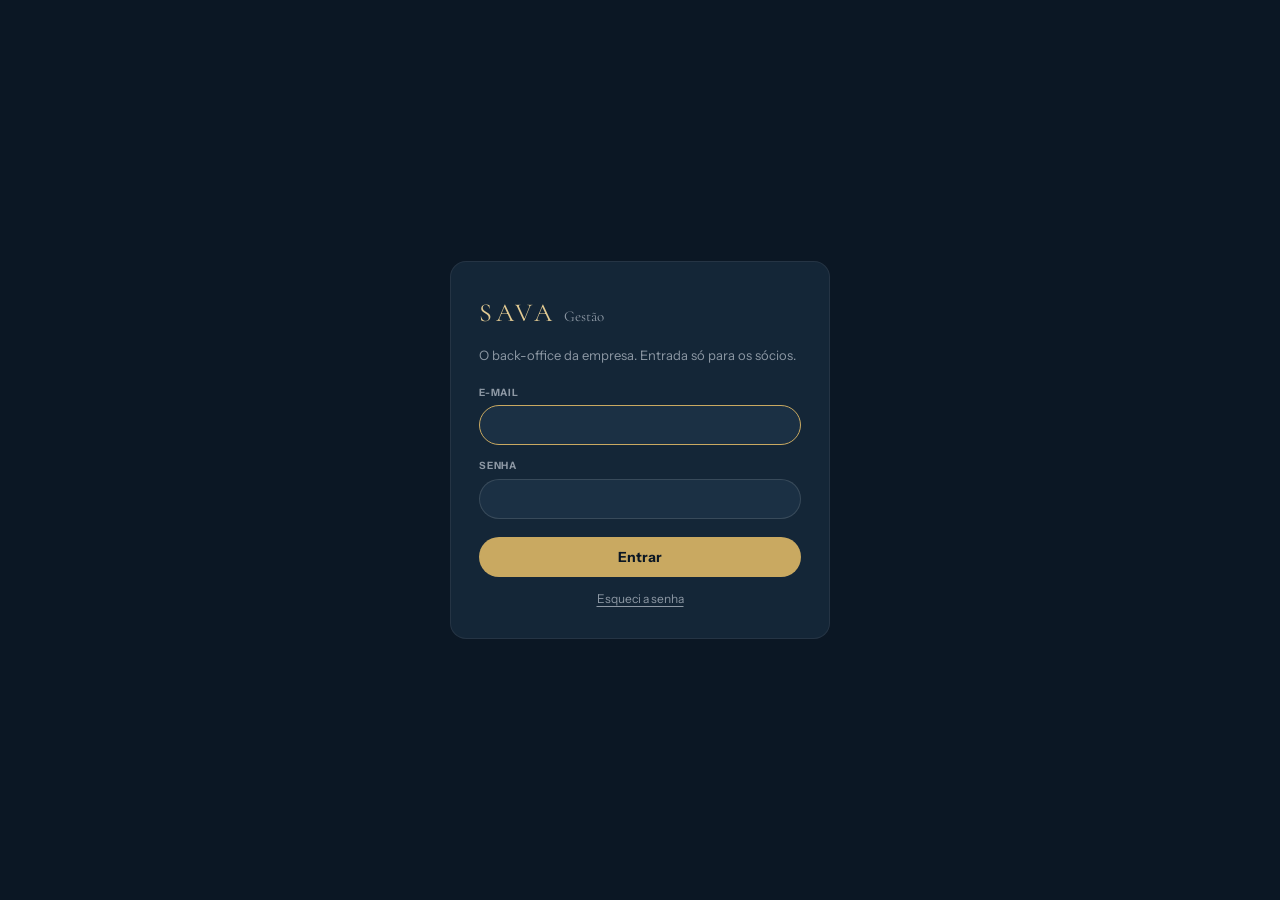
<file: index.html>
<!doctype html>
<html lang="pt-BR">
  <head>
    <meta charset="UTF-8" />
    <meta name="viewport" content="width=device-width, initial-scale=1.0" />
    <title>SAVA · Gestão</title>
    <link rel="icon" type="image/svg+xml" href="/favicon.svg" />
    <link rel="icon" type="image/png" sizes="32x32" href="/icone-32.png" />
    <meta name="theme-color" content="#0b1724" />
    <link rel="preconnect" href="https://fonts.googleapis.com" />
    <link rel="preconnect" href="https://fonts.gstatic.com" crossorigin />
    <link href="https://fonts.googleapis.com/css2?family=Cormorant+Garamond:ital,wght@0,500;0,600;1,500&family=Instrument+Sans:wght@400;500;600;700&display=swap" rel="stylesheet" />
    <script type="module" crossorigin src="/assets/index-CIR6YQM2.js"></script>
    <link rel="stylesheet" crossorigin href="/assets/index-W8Juu4eQ.css">
  </head>
  <body>
    <div id="root"></div>
  </body>
</html>
</file>
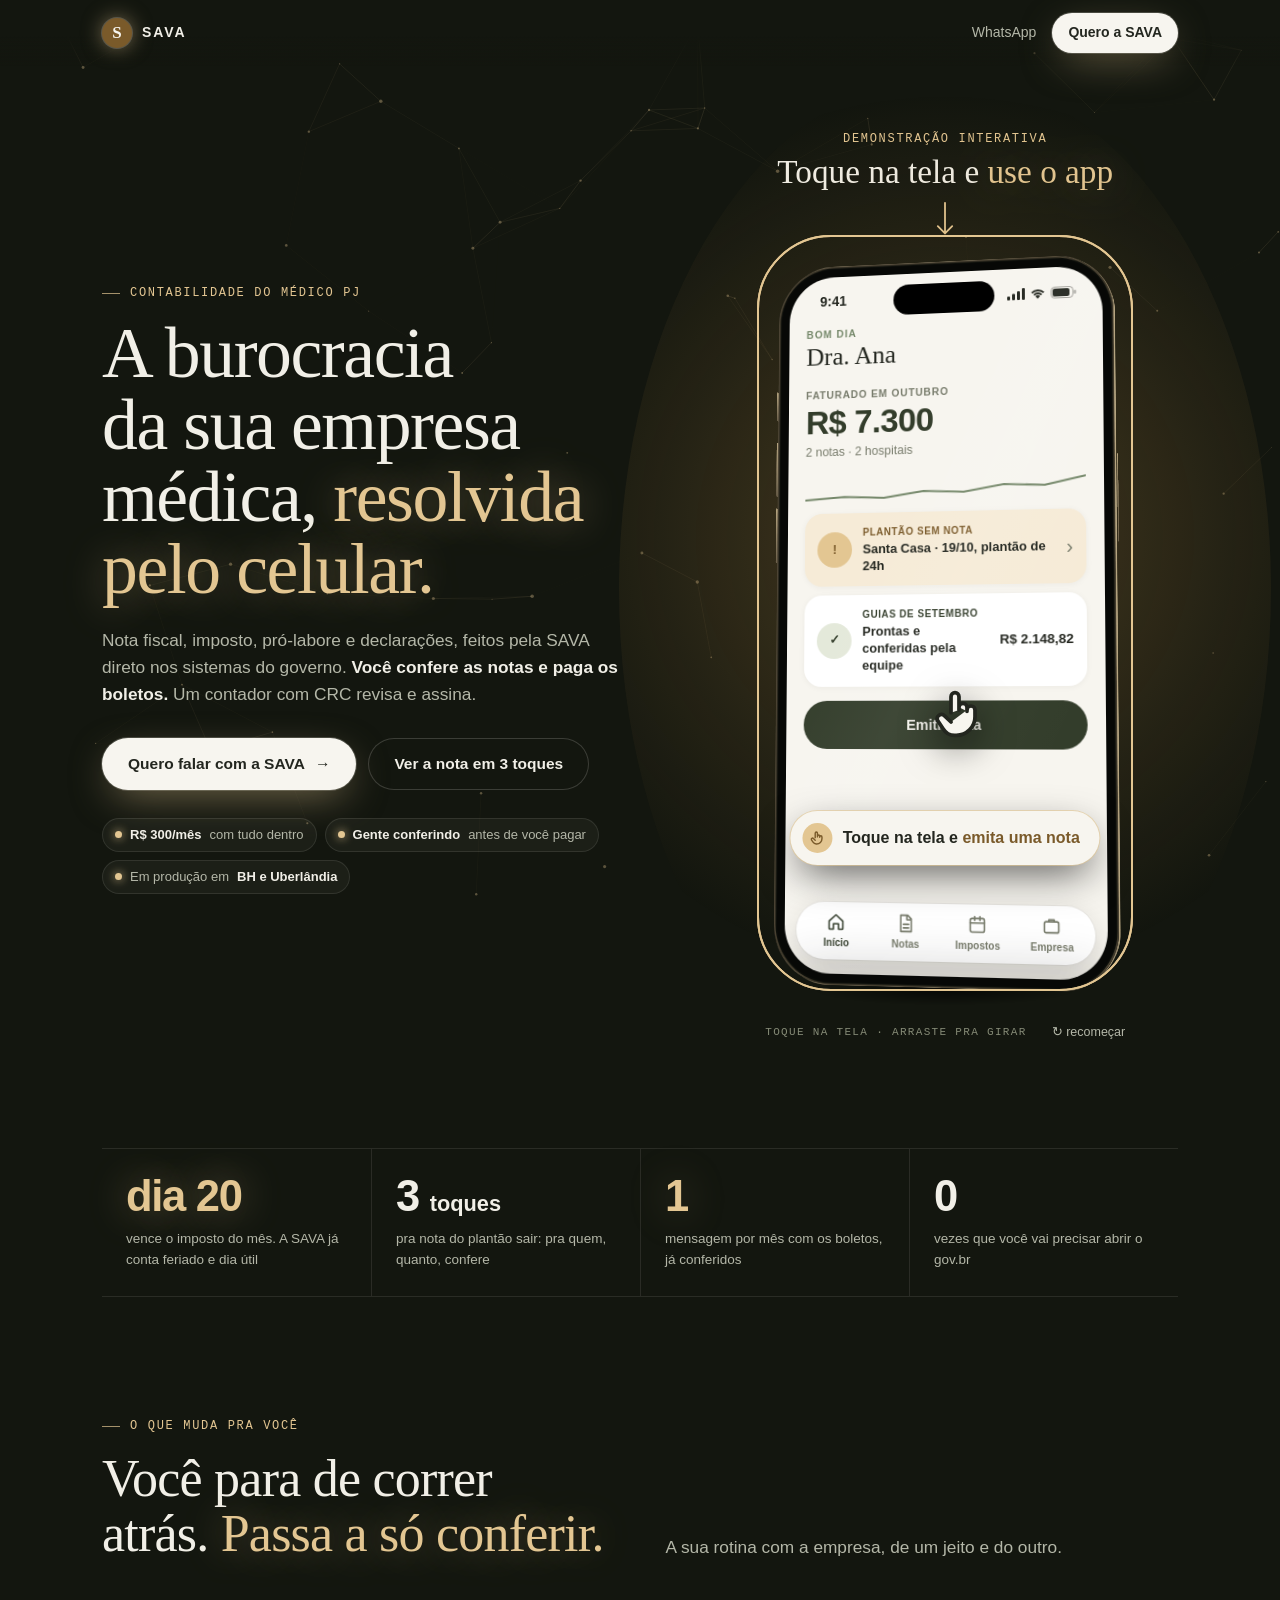
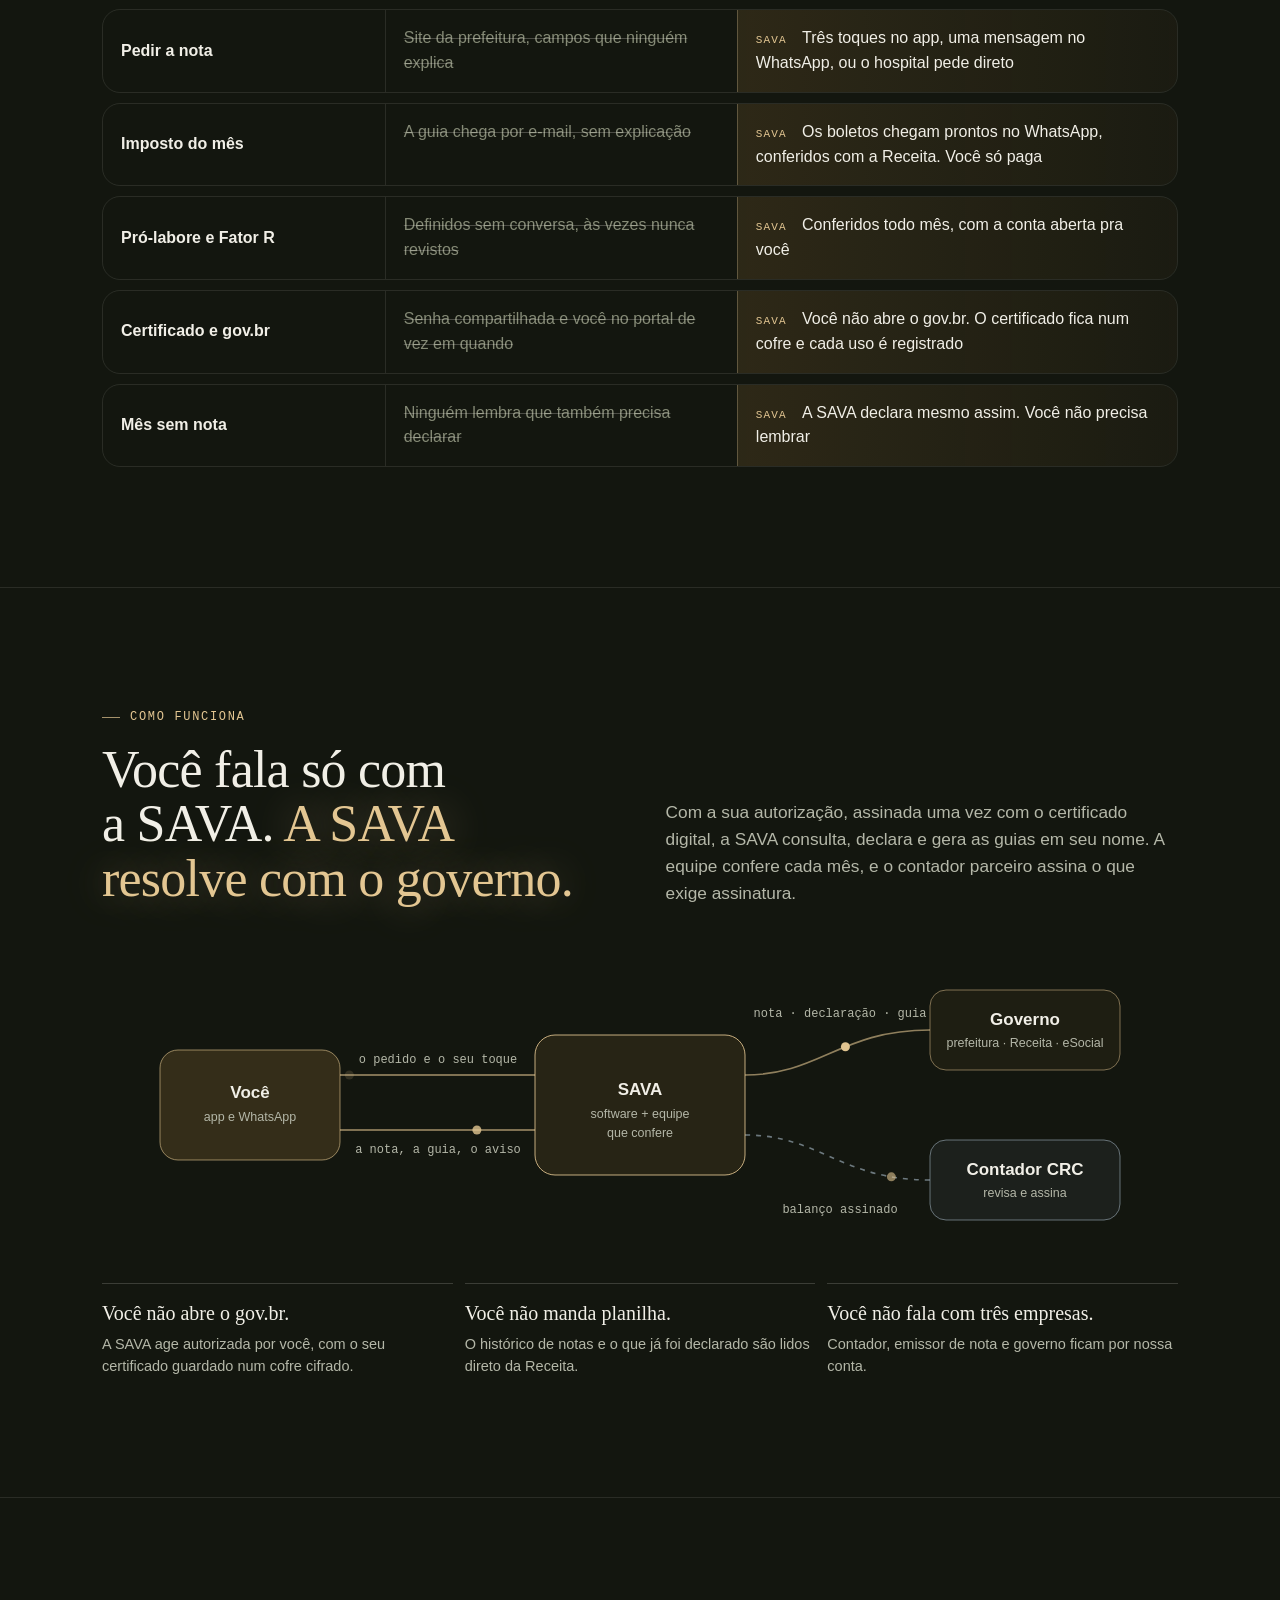
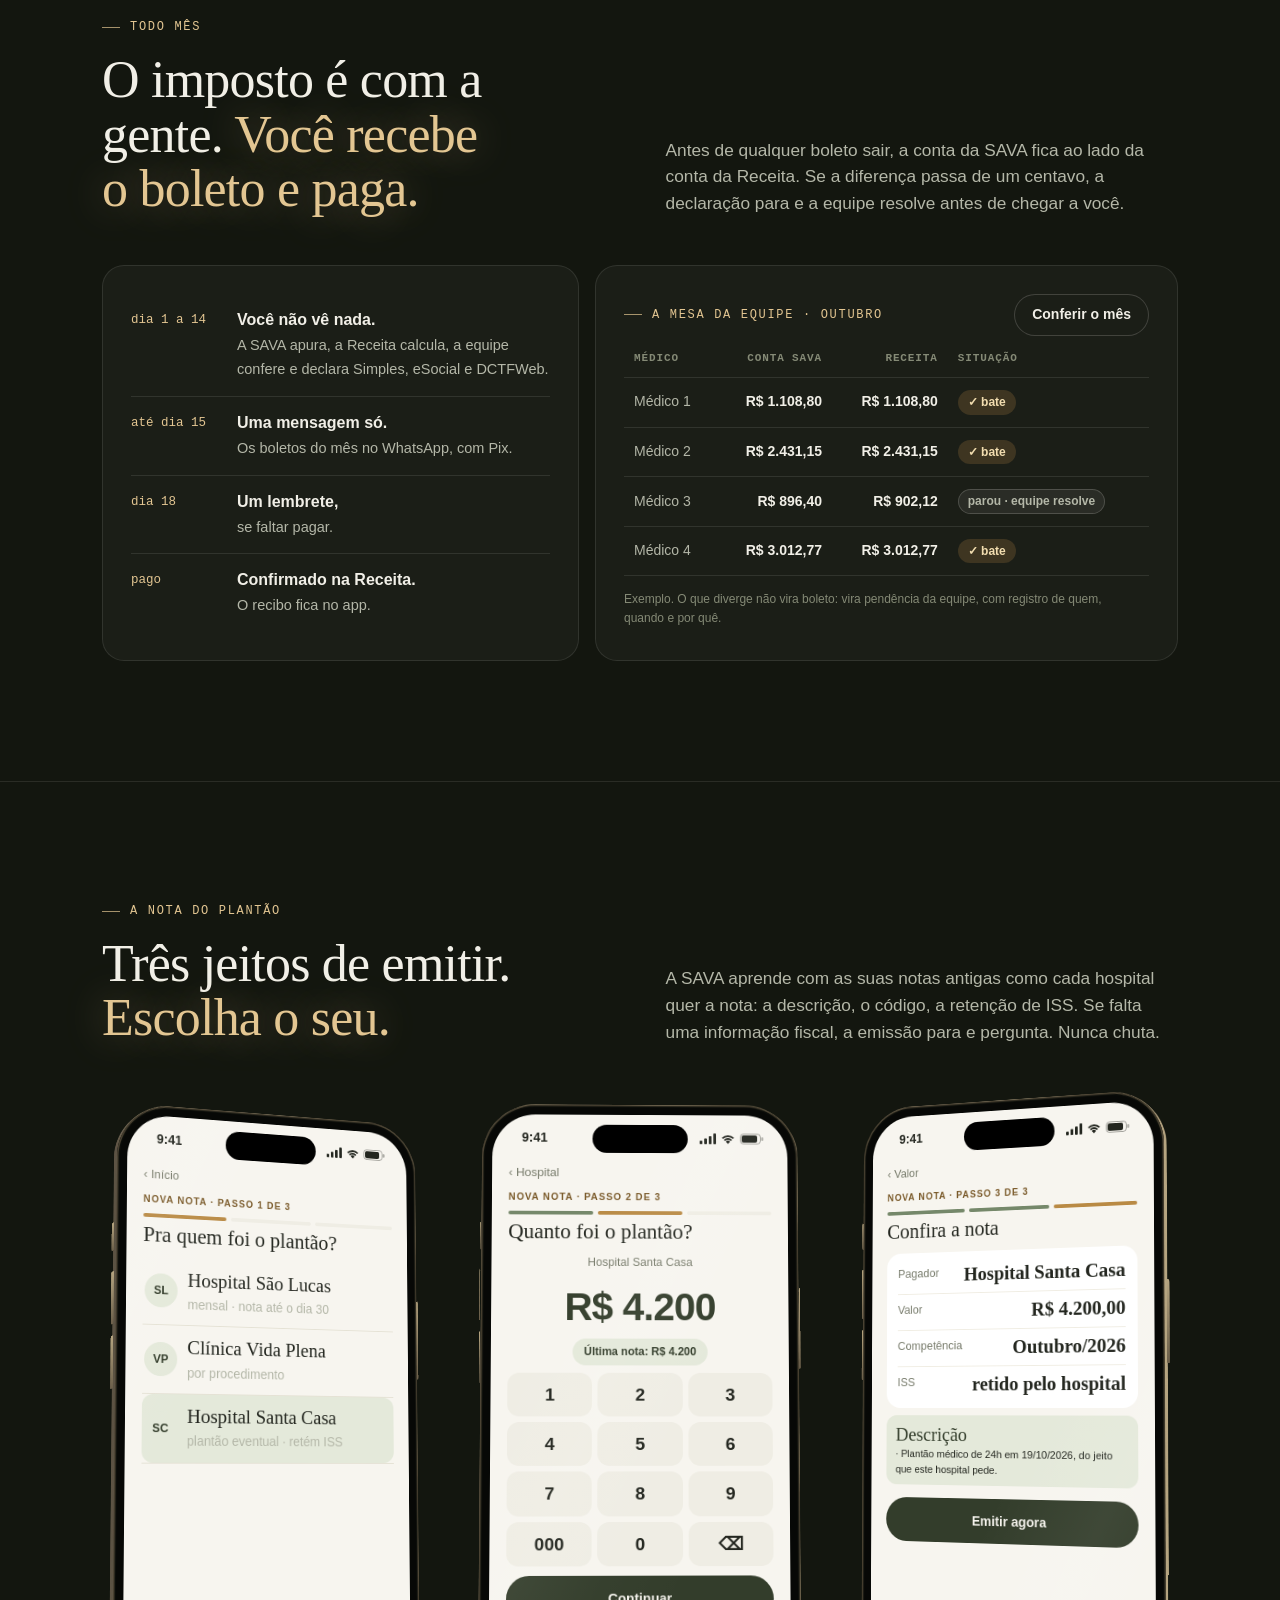
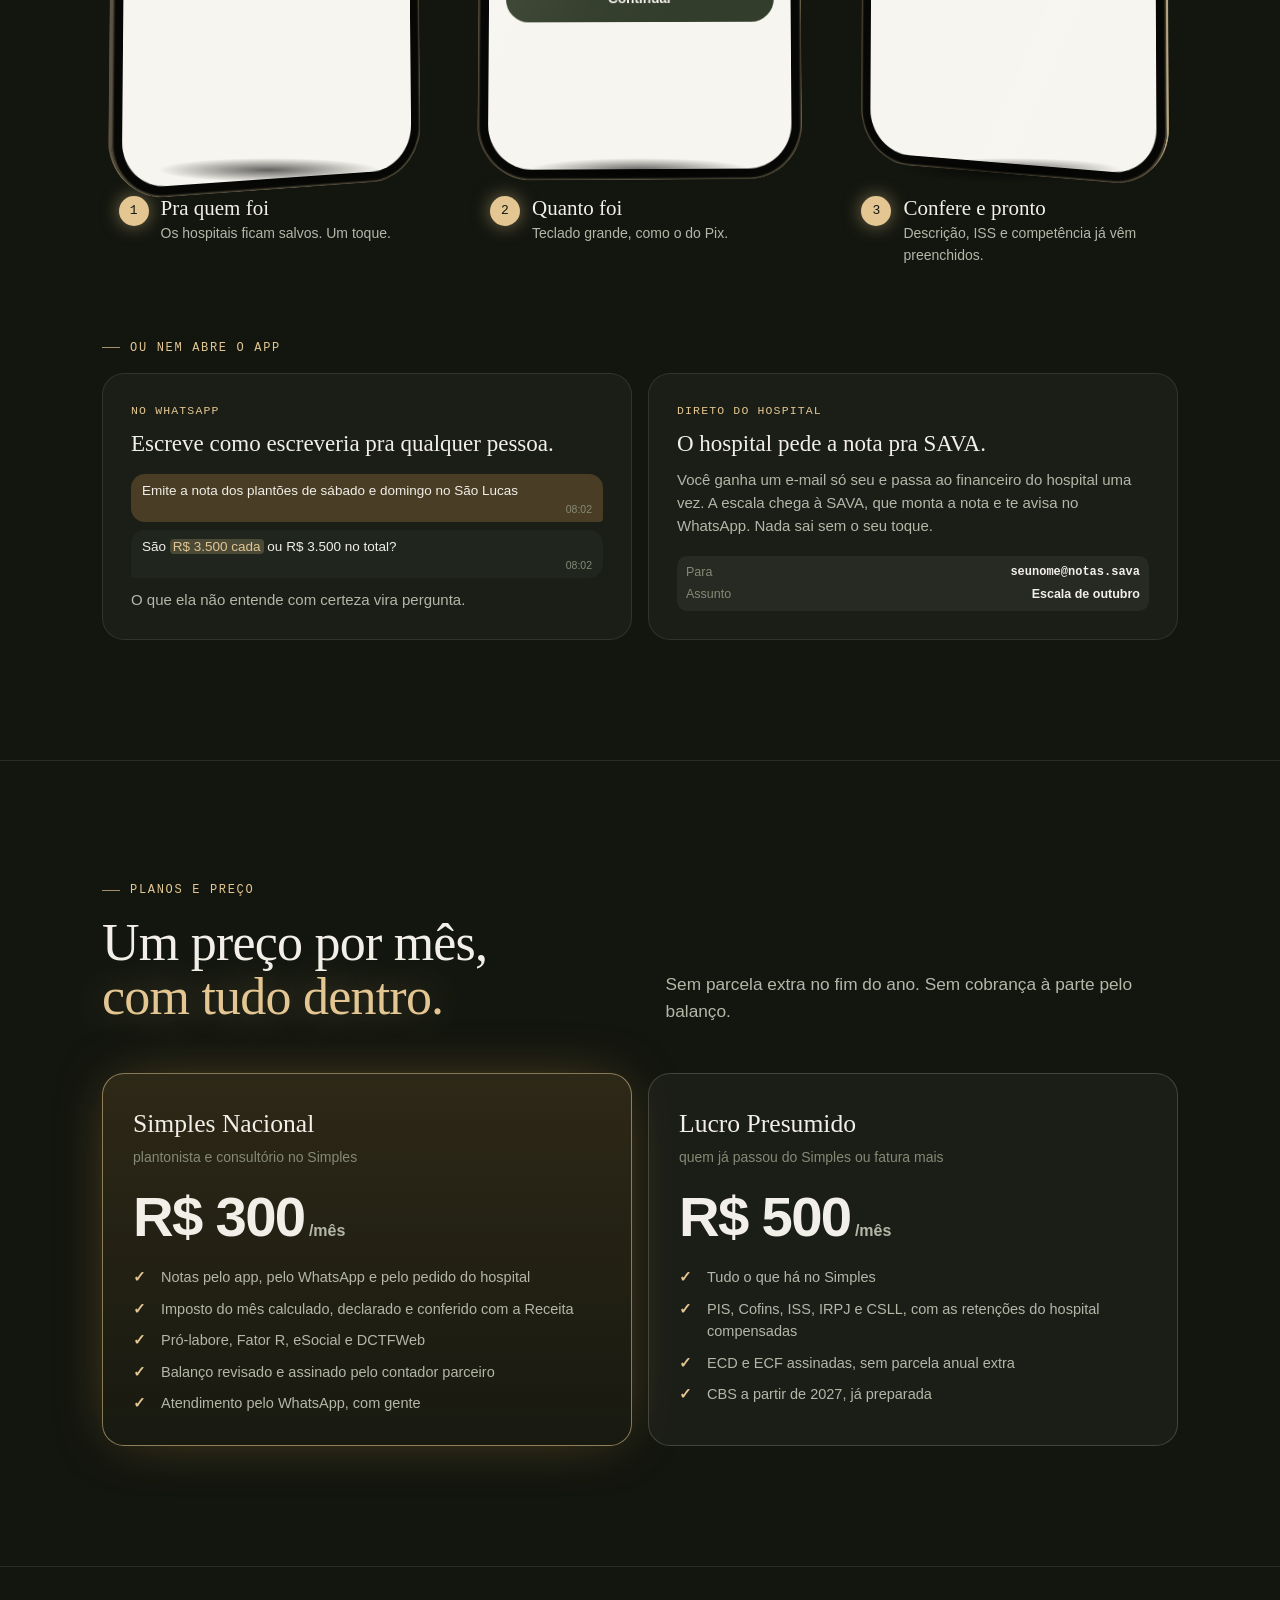
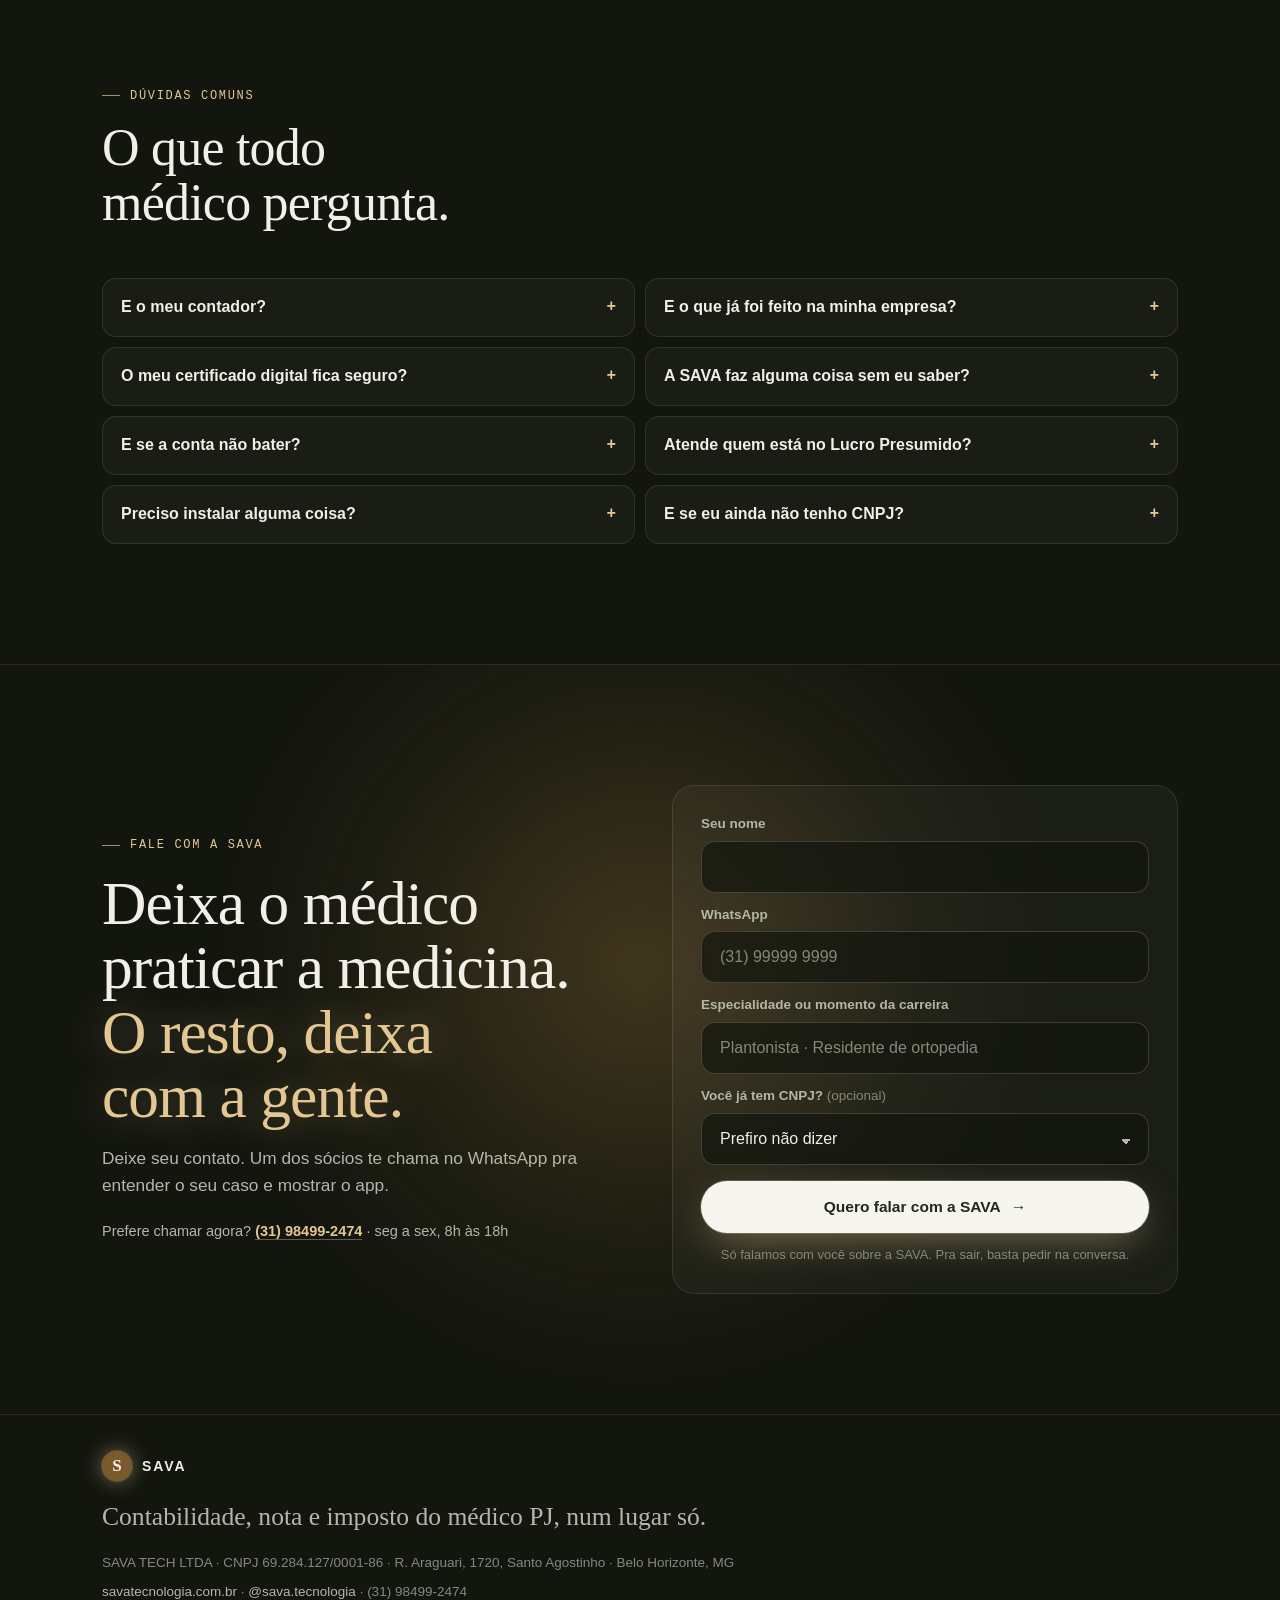
<file: landing-anuncio/index.html>
<!doctype html><html><head><meta charset=utf8><meta name=viewport content="width=device-width,initial-scale=1,viewport-fit=cover"><style>:root{color-scheme:light;box-sizing:border-box;padding-top:env(safe-area-inset-top,0px);padding-bottom:env(safe-area-inset-bottom,0px)}html{scroll-padding-top:env(safe-area-inset-top,0px)}body{margin:0;padding:0;font:14px -apple-system,BlinkMacSystemFont,sans-serif;background:#fff;color:#000}img{max-width:100%}[hidden]:not([hidden=until-found i]){display:none!important}</style></head><body>
<title>Landing do anúncio SAVA</title>
<meta name="description" content="Nota fiscal, imposto, pró-labore e declarações da sua empresa médica, feitos pela SAVA direto nos sistemas do governo. Você confere as notas e paga os boletos.">
<meta name="theme-color" content="#13160F">
<meta property="og:type" content="website">
<meta property="og:title" content="SAVA · a burocracia da sua empresa médica, resolvida pelo celular">
<meta property="og:description" content="Você confere as notas e paga os boletos. O resto é com a SAVA. A partir de R$ 300 por mês.">
<meta property="og:locale" content="pt_BR">
<link rel="icon" href="img/favicon.svg" type="image/svg+xml">

<!--
  LANDING DO ANÚNCIO — quem arrasta pra cima num story pago da SAVA cai aqui.

  CONTEÚDO: os argumentos que mais vendem da apresentação comercial "SAVA para médicos"
  (outubro/2026) e do site savatecnologia.com.br, FILTRADOS pela lista do que o robô do
  Instagram não fala (sava/instagram/produto.md e MARCA.md, branch sava-motion) — decisão
  do Pedro em 22/10/2026. Fora: "erro nosso, multa nossa", substituir/trocar o contador,
  data de começo, número que não está nos fatos conferidos, "6%" sem "a partir de",
  dado da persona. A EXCEÇÃO é o preço: R$ 300 / R$ 500, o da apresentação, confirmado
  pelo Pedro.

  VISUAL: o "palco escuro" da apresentação — fundo quase preto esverdeado, luz sálvia e
  âmbar, números em mono, as telas do app no creme oficial. Paleta do app VERBATIM no
  primeiro :root; o resto é palco.

  FORMULÁRIO: grava na tabela `inscricoes` da SAVA Gestão (lina-gestao/supabase/
  inscricoes.sql) e cai na caixa de entrada do CRM. `de` = `?de=` ou "anuncio:<utm_campaign>".
  A chave `anon` é pública por desenho: só INSERE nas colunas do formulário. Na prévia
  privada (previa.py → SAVA_PREVIA) nada é gravado.
-->

<style>
/* Paleta do app — VERBATIM (sava/CLAUDE.md). Não editar. */
:root {
  --cream: #F7F5EF; --cream-deep: #ECE8DC; --fill: #EFEDE4;
  --ink: #23261F; --ink-soft: #787C6C;
  --sage: #75886A; --sage-deep: #333D2B; --sage-tint: #E4E9DA;
  --steel: #6E8291; --steel-deep: #3C4C58; --steel-tint: #E2E9EE;
  --dune: #8A7B63; --dune-tint: #EDE7DB;
  --rose: #A97583; --rose-deep: #6E4653; --rose-tint: #F0E2E6;
  --amber: #B98A44; --amber-deep: #7A5A2A; --amber-tint: #F6EBD7; --amber-light: #E3C692;
  --white: #FFFFFF;
  --serif: 'Iowan Old Style', 'Palatino Linotype', Georgia, serif;
  --sans: -apple-system, BlinkMacSystemFont, 'Segoe UI', Roboto, Helvetica, Arial, sans-serif;
}
/* Palco: uma coluna de cenas escuras. A luz é o dourado da SAVA (decisão do Pedro, 22/10/2026: nada de verde
   no palco); o app dentro dos iPhones segue os tokens dele, como é de verdade. */
:root {
  --palco: #13160F; --palco-2: #191D15; --palco-3: #22271E;
  --texto: #F1EFE7; --texto-2: #B4B7A8; --texto-3: #858A76;
  --linha: rgba(241,239,231,.10); --linha-forte: rgba(241,239,231,.18);
  --amber-luz: #E3C692; --ouro-claro: #F2DDB0;
  --zap-fundo: #0E120C; --zap-cab: #1B2218; --zap-eu: #4a3d26; --zap-ela: #20261D;
  --mono: ui-monospace, 'SF Mono', SFMono-Regular, Menlo, Consolas, monospace;
  --larg: 1140px;
  color-scheme: dark;
}

* { box-sizing: border-box; }
html { scroll-behavior: smooth; background: var(--palco); }
body {
  margin: 0; background: var(--palco); color: var(--texto);
  font-family: var(--sans); font-size: 16px; line-height: 1.55;
  -webkit-font-smoothing: antialiased; -webkit-text-size-adjust: 100%;
  overflow-x: hidden;
}
h1, h2, h3, p { margin: 0; }
img { display: block; max-width: 100%; height: auto; }
a { color: inherit; text-decoration: none; }
button, input, select { font: inherit; color: inherit; }
button { cursor: pointer; }
:focus-visible { outline: 2px solid var(--amber-light); outline-offset: 3px; border-radius: 8px; }
.num { font-variant-numeric: tabular-nums; }

/* Fundo: a mesma rede que respira da apresentação — pontos que derivam devagar, ligados por
   linhas finas, e que acendem em âmbar perto do cursor. Desenhada num canvas fixo. */
#fundo { position: fixed; inset: 0; width: 100%; height: 100%; z-index: 0; pointer-events: none; }
main, .topo, .rodape { position: relative; z-index: 1; }

.faixa { padding-left: max(16px, env(safe-area-inset-left, 0px)); padding-right: max(16px, env(safe-area-inset-right, 0px)); }
.miolo { max-width: var(--larg); margin-inline: auto; padding-inline: clamp(0px, 3vw, 32px); }
.cena { padding-block: clamp(64px, 10vw, 120px); border-top: 1px solid var(--linha); }

/* Tipografia: serifa só em título; mono só em dado e rótulo técnico. */
.olho {
  display: flex; align-items: center; gap: 10px; flex-wrap: wrap;
  font-family: var(--mono); font-size: 12px; letter-spacing: .14em; text-transform: uppercase;
  color: var(--amber-luz); margin-bottom: 16px;
}
.olho::before { content: ""; width: 18px; height: 1px; background: currentColor; opacity: .7; }
h1, h2, h3 { font-family: var(--serif); font-weight: 500; text-wrap: balance; }
h2 { font-size: clamp(30px, 4.2vw, 52px); line-height: 1.05; letter-spacing: -.015em; }
h3 { font-size: clamp(19px, 1.8vw, 23px); line-height: 1.2; }
.lead { font-size: clamp(16px, 1.35vw, 18.5px); color: var(--texto-2); max-width: 54ch; margin-top: 16px; }
.lead strong { color: var(--texto); font-weight: 650; }
.fonte { font-size: 12px; color: var(--texto-3); margin-top: 14px; max-width: 72ch; }
.luz { color: var(--amber-luz); text-shadow: 0 0 40px rgba(227,198,146,.45); }
.ouro { color: var(--amber-luz); text-shadow: 0 0 40px rgba(227,198,146,.35); }

.pilula {
  display: inline-flex; align-items: center; justify-content: center; gap: 10px;
  min-height: 52px; padding: 0 26px; border-radius: 999px; border: 0;
  font-weight: 700; font-size: 15.5px; white-space: nowrap;
  background: var(--cream); color: var(--ink);
  box-shadow: 0 0 0 1px rgba(241,239,231,.2), 0 12px 40px -10px rgba(227,198,146,.55);
  transition: transform .15s, box-shadow .3s;
}
.pilula:hover { box-shadow: 0 0 0 1px rgba(241,239,231,.5), 0 14px 50px -8px rgba(227,198,146,.8); transform: translateY(-1px); }
.pilula:active { transform: scale(.98); }
.pilula.contorno { background: transparent; color: var(--texto); box-shadow: inset 0 0 0 1px var(--linha-forte); }
.pilula.contorno:hover { box-shadow: inset 0 0 0 1px var(--amber-luz); }
.pilula[disabled] { opacity: .55; cursor: default; transform: none; }
.pilula .seta { transition: transform .2s; }
.pilula:hover .seta { transform: translateX(3px); }

.painel { background: rgba(241,239,231,.035); border: 1px solid var(--linha); border-radius: 22px; padding: clamp(18px, 2.4vw, 28px); }

/* Entrada: o conteúdo já está visível em repouso; ao chegar na tela ele só sobe um pouco. */
.ver.chegou { animation: sobe .7s cubic-bezier(.2,.7,.2,1) both; }
@keyframes sobe { from { transform: translateY(16px); } to { transform: none; } }
@keyframes respira { 0%,100% { opacity: .55; transform: scale(.97); } 50% { opacity: 1; transform: scale(1.04); } }
@keyframes pisca { 0%,100% { opacity: .35; } 50% { opacity: 1; } }

/* ---------------------------------------------------------------- topo */
.topo {
  position: sticky; top: 0; z-index: 30;
  padding-top: calc(env(safe-area-inset-top, 0px) + 12px); padding-bottom: 12px;
  background: linear-gradient(var(--palco) 55%, rgba(19,22,15,0));
}
/* O topo é uma faixa de degradê que atravessa a página inteira, por cima do que rola embaixo dela. Se ela recebesse
   clique, a primeira linha do iPhone ficaria inclicável assim que a pessoa rolasse um pouco (foi o "não consigo
   escolher o São Lucas" do Pedro). Só a marca e os botões recebem clique; o resto da faixa deixa passar. */
.topo { pointer-events: none; }
.topo .marca, .topo .topo-acoes > * { pointer-events: auto; }
.topo .miolo { display: flex; align-items: center; justify-content: space-between; gap: 12px; }
.marca { display: inline-flex; align-items: center; gap: 10px; font-weight: 700; letter-spacing: .14em; font-size: 14px; }
.selo-s {
  width: 30px; height: 30px; border-radius: 50%; display: grid; place-items: center;
  font-family: var(--serif); font-size: 17px; letter-spacing: 0; color: var(--cream); background: var(--amber-deep);
  box-shadow: 0 0 0 1px var(--linha-forte), 0 0 20px rgba(227,198,146,.5);
}
.topo-acoes { display: flex; align-items: center; gap: 8px; }
.topo .pilula { min-height: 40px; padding: 0 16px; font-size: 14px; }
.topo .zap-link { font-size: 14px; color: var(--texto-2); padding: 10px 8px; }
@media (max-width: 560px) { .topo .zap-link { display: none; } }

/* ---------------------------------------------------------------- hero */
.hero { padding-block: clamp(20px, 5vw, 64px) clamp(56px, 8vw, 100px); overflow-x: clip; }
.hero .miolo { display: grid; grid-template-columns: minmax(0, 1.08fr) minmax(0, .92fr); gap: clamp(32px, 5vw, 72px); align-items: center; }
@media (max-width: 900px) { .hero .miolo { grid-template-columns: minmax(0, 1fr); } }
.hero h1 { font-size: clamp(38px, 5.6vw, 76px); line-height: 1; letter-spacing: -.02em; }
.hero .lead { margin-top: 22px; }
.hero-acoes { display: flex; flex-wrap: wrap; gap: 12px; margin-top: 30px; }
@media (max-width: 520px) { .hero-acoes .pilula { width: 100%; } }
.selos { display: flex; flex-wrap: wrap; gap: 8px; margin-top: 28px; }
.selo {
  display: inline-flex; align-items: center; gap: 8px; padding: 7px 13px; border-radius: 999px;
  font-size: 13px; color: var(--texto-2); background: rgba(241,239,231,.04); box-shadow: inset 0 0 0 1px var(--linha);
}
.selo i { width: 7px; height: 7px; border-radius: 50%; background: var(--amber-luz); box-shadow: 0 0 10px var(--amber-luz); flex: none; }
.selo b { color: var(--texto); font-weight: 650; }

/* O iPhone do hero, em 3D de CSS — no espírito do herói de barzelapp.com.br/conheca: gira sozinho
   devagar, flutua, e arrastar gira. A espessura é uma pilha de camadas de titânio (--t); frente e
   costas são faces com backface-visibility. A tela é HTML de verdade: a conversa se escreve nela. */
.demo { position: relative; }
.demo::before {
  content: ""; position: absolute; inset: -6% -20%; border-radius: 50%; pointer-events: none;
  background: radial-gradient(circle at 50% 45%, rgba(185,138,68,.32), rgba(185,138,68,.10) 45%, transparent 68%);
  animation: respira 5s ease-in-out infinite;
}
.palco3d {
  --k: 1;
  position: relative; height: calc(760px * var(--k)); perspective: 1800px; perspective-origin: 50% 40%;
  touch-action: pan-y; cursor: grab; -webkit-user-select: none; user-select: none;
}
.palco3d.arrastando { cursor: grabbing; }
.escala { position: absolute; left: 50%; top: 0; width: 344px; height: 724px; margin-left: -172px; transform: scale(var(--k)); transform-origin: 50% 0; transform-style: preserve-3d; }
/* Em preserve-3d a caixa do próprio .escala é um plano em z=0 que concorre no teste de clique com os filhos. O
   iPhone inclina uns graus pra trás, então a METADE DE CIMA da tela fica atrás desse plano e o clique ia pro
   .escala, não pro botão (era o "não consigo escolher o São Lucas"). Só a tela recebe clique; o resto deixa passar
   pro palco, que é quem gira. */
.escala, .iphone, .frente { pointer-events: none; }
.escala .tela { pointer-events: auto; }
.iphone {
  --r: 58px; --t: 7px;
  position: absolute; inset: 0; transform-style: preserve-3d;
  transform: rotateX(.06rad) rotateY(-.42rad);
  will-change: transform;
}
.camada {
  position: absolute; inset: 0; border-radius: var(--r);
  background: linear-gradient(90deg, #5a5041, #cdbb95 14%, #7d7160 30%, #e3d4ae 52%, #776a52 76%, #b5a480);
  transform: translateZ(var(--z));
}
.frente, .costas { position: absolute; inset: 0; border-radius: var(--r); -webkit-backface-visibility: hidden; backface-visibility: hidden; }
/* Só a tela recebe toque. Carcaça, costas e botões deixam o evento passar pro palco (que é quem gira). */
.camada, .costas, .botao-lado { pointer-events: none; }
.frente { transform: translateZ(calc(var(--t) + .5px)); background: #070806; padding: 11px; box-shadow: inset 0 0 0 1.5px #4a4232, inset 0 0 0 3px #0c0e0a; }
.costas {
  transform: rotateY(180deg) translateZ(calc(var(--t) + .5px));
  background: radial-gradient(120% 90% at 30% 20%, #4a4232, #2e2820 55%, #1f1b15);
  box-shadow: inset 0 0 0 2px rgba(227,198,146,.35), inset 0 0 40px rgba(0,0,0,.45);
}
.camera { position: absolute; top: 20px; left: 20px; width: 132px; height: 136px; border-radius: 38px; background: linear-gradient(145deg, rgba(255,255,255,.10), rgba(255,255,255,.02)); box-shadow: inset 0 0 0 1px rgba(255,255,255,.12), 0 3px 10px rgba(0,0,0,.5); }
.lente { position: absolute; width: 52px; height: 52px; border-radius: 50%; background: radial-gradient(circle at 40% 38%, #3b4a5c 0 10%, #0b0f14 22%, #151a20 46%, #050607 60%); box-shadow: 0 0 0 4px #3a3328, 0 0 0 5px rgba(255,255,255,.18), 0 4px 8px rgba(0,0,0,.6); }
.lente.l1 { top: 12px; left: 12px; } .lente.l2 { top: 72px; left: 12px; } .lente.l3 { top: 42px; left: 70px; }
.flash { position: absolute; top: 14px; right: 16px; width: 14px; height: 14px; border-radius: 50%; background: radial-gradient(circle, #f2e9c8, #9b927a); }
.costas .selo-s { position: absolute; left: 50%; top: 50%; width: 72px; height: 72px; margin: -36px 0 0 -36px; font-size: 38px; background: transparent; box-shadow: inset 0 0 0 1.5px rgba(227,198,146,.55), 0 0 30px rgba(227,198,146,.25); color: var(--amber-luz); }
.costas small { position: absolute; left: 0; right: 0; bottom: 46px; text-align: center; font-size: 11px; letter-spacing: .28em; color: rgba(241,239,231,.45); }
/* Botões laterais: planos virados 90°, encostados na borda. */
.botao-lado { position: absolute; width: calc(var(--t) * 2); background: linear-gradient(#b5a480, #6b5f4a); border-radius: 3px; }
.botao-lado.esq { left: 0; transform: translateX(-50%) rotateY(-90deg) translateZ(2px); }
.botao-lado.dir { right: 0; transform: translateX(50%) rotateY(90deg) translateZ(2px); }
.tela { position: relative; width: 100%; height: 100%; border-radius: calc(var(--r) - 11px); overflow: hidden; background: var(--zap-fundo); display: flex; flex-direction: column; }
.ilha { position: absolute; top: 11px; left: 50%; width: 104px; height: 31px; margin-left: -52px; border-radius: 20px; background: #000; z-index: 3; }
.status-bar { display: flex; justify-content: space-between; align-items: center; padding: 15px 28px 6px 34px; font-size: 14.5px; font-weight: 650; background: var(--zap-cab); }
.status-bar svg { display: block; }
.status-bar .icones { display: flex; gap: 6px; align-items: center; }
.reflexo { position: absolute; inset: 0; pointer-events: none; z-index: 4; border-radius: inherit; background: linear-gradient(115deg, transparent 35%, rgba(255,255,255,.06) 46%, rgba(255,255,255,.015) 54%, transparent 62%); background-size: 260% 100%; background-position: var(--luz, 50%) 0; }
.compor { display: flex; gap: 8px; align-items: center; padding: 8px 10px 24px; background: var(--zap-cab); border-top: 1px solid var(--linha); }
.compor span { flex: 1; min-width: 0; border-radius: 999px; padding: 8px 14px; font-size: 13.5px; color: var(--texto-3); background: var(--zap-fundo); box-shadow: inset 0 0 0 1px var(--linha-forte); }
.compor i { width: 36px; height: 36px; border-radius: 50%; background: var(--sage); display: grid; place-items: center; flex: none; }
/* A tela do iPhone é o app de verdade, no creme oficial, com os tokens do app. Tamanhos de 322px de largura. */
.app { background: var(--cream); color: var(--ink); font-family: var(--sans); }
.app .ilha { z-index: 6; }
.app .sb { display: flex; justify-content: space-between; align-items: center; padding: 15px 26px 4px 32px; font-size: 14px; font-weight: 650; color: var(--ink); flex: none; }
.app .sb .icones { display: flex; gap: 5px; align-items: center; }
.app .sb svg { display: block; }
.app button { font: inherit; color: inherit; background: none; border: 0; padding: 0; cursor: pointer; text-align: left; }
.app-corpo { flex: 1; min-height: 0; overflow-y: auto; padding: 10px 18px 90px; scrollbar-width: none; overscroll-behavior: contain; }
.app-corpo::-webkit-scrollbar { display: none; }
.app-tela.entra-app { animation: entraApp .32s cubic-bezier(.2,.8,.2,1) both; }
@keyframes entraApp { from { transform: translateX(14px); opacity: 0; } to { transform: none; opacity: 1; } }
.app .eb { font-size: 10.5px; letter-spacing: .1em; text-transform: uppercase; color: var(--sage); font-weight: 700; }
.app .eb.amber, .app .ce.amber { color: var(--amber-deep); }
.app-nome { font-family: var(--serif); font-size: 26px; font-weight: 500; line-height: 1.1; margin: 2px 0 16px; }
.app-titulo { font-family: var(--serif); font-size: 23px; font-weight: 500; line-height: 1.15; margin: 4px 0 10px; text-wrap: balance; }
.app .rot { font-size: 10.5px; letter-spacing: .08em; text-transform: uppercase; color: var(--ink-soft); font-weight: 700; margin-bottom: 3px; }
.app .grana { font-size: 34px; font-weight: 800; letter-spacing: -.02em; color: var(--sage-deep); line-height: 1; font-variant-numeric: tabular-nums; }
.app-sub { font-size: 12.5px; color: var(--ink-soft); margin-top: 5px; }
.app-sub.centro { text-align: center; }
.faisca { width: 100%; height: 34px; margin: 10px 0 6px; display: block; }
.app .cartao { width: 100%; display: flex; align-items: center; gap: 11px; background: var(--white); border-radius: 18px; padding: 12px 13px; margin-top: 9px; box-shadow: 0 1px 6px rgba(35,38,32,.05); transition: transform .15s; }
.app .cartao:active { transform: scale(.98); }
.app .cartao.urgente { background: var(--amber-tint); animation: urgencia 3.2s ease-in-out infinite; }
@keyframes urgencia { 0%,100% { box-shadow: 0 0 0 0 rgba(185,138,68,0); } 50% { box-shadow: 0 0 0 6px rgba(185,138,68,.14); } }
.app .ic { width: 36px; height: 36px; border-radius: 50%; display: grid; place-items: center; flex: none; font-weight: 800; font-size: 12.5px; }
.app .ic.sage { background: var(--sage-tint); color: var(--sage-deep); }
.app .ic.amber { background: var(--amber-light); color: var(--amber-deep); }
.app .ic.steel { background: var(--steel-tint); color: var(--steel-deep); font-size: 11px; }
.app .ic.dune { background: var(--dune-tint); font-size: 14px; }
.app .txt { flex: 1; min-width: 0; display: grid; gap: 1px; }
.app .ce { font-size: 10px; text-transform: uppercase; letter-spacing: .06em; font-weight: 800; }
.app .ce.sage { color: var(--sage-deep); }
.app .ct { font-size: 13px; font-weight: 600; line-height: 1.3; }
.app .cv { font-weight: 800; font-size: 13.5px; font-variant-numeric: tabular-nums; white-space: nowrap; }
.app .chev { font-size: 20px; color: var(--ink-soft); }
.app .botao-app { display: block; width: 100%; margin-top: 14px; border-radius: 999px; background: var(--sage-deep); color: var(--cream); font-weight: 700; font-size: 14.5px; padding: 13px 16px; text-align: center; transition: transform .15s, opacity .2s; }
.app .botao-app:active { transform: scale(.98); }
.app .botao-app:disabled { opacity: .35; cursor: default; }
.app .botao-app.claro { background: var(--white); color: var(--ink); box-shadow: inset 0 0 0 1px var(--chip-border, #E5E2D5); margin-top: 8px; }
.app .voltar { color: var(--ink-soft); font-size: 13px; padding: 2px 0 8px; }
.app .segs { display: flex; gap: 5px; margin: 8px 0 6px; }
.app .segs i { flex: 1; height: 4px; border-radius: 4px; background: var(--fill); }
.app .segs i.feito { background: var(--sage); } .app .segs i.atual { background: var(--amber); }
.lista-app { list-style: none; margin: 4px 0 0; padding: 0; }
.lista-app li { display: flex; align-items: center; gap: 11px; padding: 11px 2px; border-bottom: 1px solid #E5E2D5; }
.lista-app.escolha li { padding: 0; }
.lista-app.escolha button { width: 100%; display: flex; align-items: center; gap: 11px; padding: 11px 2px; border-radius: 12px; transition: background .15s; }
.lista-app.escolha button:active { background: var(--fill); }
.lista-app b { font-size: 13.5px; font-weight: 650; }
.lista-app small { font-size: 11.5px; color: var(--ink-soft); }
.lista-app .v { font-weight: 800; font-size: 13.5px; font-variant-numeric: tabular-nums; }
.lista-app li.nova { animation: entraApp .4s cubic-bezier(.2,.8,.2,1) both; background: linear-gradient(90deg, var(--sage-tint), transparent); }
.app .visor { font-size: 42px; font-weight: 800; color: var(--sage-deep); text-align: center; margin: 6px 0 2px; letter-spacing: -.02em; }
.app .sugestao { display: block; margin: 0 auto 8px; font-size: 12px; font-weight: 650; color: var(--sage-deep); background: var(--sage-tint); border-radius: 999px; padding: 5px 12px; text-align: center; }
.app .teclado { display: grid; grid-template-columns: repeat(3, minmax(0, 1fr)); gap: 6px; }
.app .teclado button { background: var(--fill); border-radius: 13px; padding: 9px 0; font-size: 19px; font-weight: 600; text-align: center; transition: background .1s; }
.app .teclado button:active { background: var(--cream-deep); }
.app .teclado + .botao-app { margin-top: 10px; }
.app .revisao, .app .guia-app { background: var(--white); border-radius: 16px; padding: 6px 13px; margin-top: 6px; font-size: 13px; }
.app .guia-app { padding: 12px 13px; }
.app .lin { display: flex; justify-content: space-between; gap: 10px; padding: 7px 0; border-bottom: 1px solid #F0EDE3; }
.app .lin:last-child { border-bottom: 0; }
.app .lin span { color: var(--ink-soft); } .app .lin b { font-weight: 650; text-align: right; }
.app .lin.tot b { font-weight: 800; font-size: 15px; }
.app .selinho { font-size: 11.5px; color: var(--sage-deep); font-weight: 650; margin-top: 6px; }
.app .desc-nota { font-size: 11.5px; line-height: 1.4; background: var(--sage-tint); border-radius: 12px; padding: 9px 11px; margin-top: 8px; }
.app .desc-nota b { color: var(--sage-deep); }
.carteirinha { position: relative; overflow: hidden; background: var(--sage-deep); color: var(--cream); border-radius: 20px; padding: 16px 15px 14px; margin-top: 4px; }
.carteirinha::before { content: ""; position: absolute; width: 180px; height: 180px; right: -60px; top: -70px; border-radius: 50%; background: rgba(247,245,239,.06); }
.carteirinha .medalha { position: absolute; right: 14px; top: 14px; width: 44px; height: 44px; border-radius: 50%; display: grid; place-items: center; font-family: var(--serif); font-size: 21px; color: var(--amber-deep); background: radial-gradient(circle at 35% 30%, #F2DDB0, #B98A44); box-shadow: 0 0 0 3px rgba(227,198,146,.35); }
.carteirinha .ct-nome { font-family: var(--serif); font-size: 18px; line-height: 1.15; margin: 0 56px 12px 0; }
.carteirinha .ct-lin { display: flex; align-items: center; gap: 8px; font-size: 12px; padding: 6px 0; border-top: 1px solid rgba(247,245,239,.12); }
.carteirinha .ct-lin span { color: rgba(247,245,239,.6); width: 38px; }
.carteirinha .ct-lin b { flex: 1; font-weight: 700; }
.carteirinha .ct-lin button { font-size: 11px; font-weight: 700; color: var(--amber-light); border-radius: 999px; padding: 3px 9px; box-shadow: inset 0 0 0 1px rgba(227,198,146,.4); }
.carteirinha .ct-pills { display: flex; gap: 6px; margin-top: 8px; flex-wrap: wrap; }
.carteirinha .ct-pills span { font-size: 10.5px; font-weight: 700; padding: 3px 9px; border-radius: 999px; background: rgba(247,245,239,.1); }
.tabbar { position: absolute; left: 12px; right: 12px; bottom: 14px; display: flex; justify-content: space-around; background: var(--white); border-radius: 999px; padding: 7px 6px; box-shadow: 0 8px 26px rgba(35,38,32,.14), 0 0 0 1px rgba(35,38,32,.04); z-index: 4; transition: transform .3s cubic-bezier(.2,.8,.2,1), opacity .25s; }
.tabbar.some { transform: translateY(120%); opacity: 0; pointer-events: none; }
.tabbar button { display: grid; justify-items: center; gap: 2px; font-size: 10px; font-weight: 650; color: var(--ink-soft) !important; text-align: center !important; padding: 2px 8px !important; min-width: 56px; }
.tabbar svg { width: 21px; height: 21px; fill: none; stroke: currentColor; stroke-width: 1.8; stroke-linecap: round; stroke-linejoin: round; }
.tabbar button[aria-current="true"] { color: var(--sage-deep) !important; }
.folha { position: absolute; left: 0; right: 0; bottom: 0; z-index: 5; background: var(--white); border-radius: 28px 28px 0 0; padding: 22px 18px 26px; box-shadow: 0 -20px 50px rgba(35,38,32,.22); transform: translateY(105%); transition: transform .5s cubic-bezier(.2,.8,.2,1); text-align: center; }
.folha.aberta { transform: none; }
.folha .selo-ok { width: 56px; height: 56px; margin: 0 auto 10px; border-radius: 50%; display: grid; place-items: center; font-size: 26px; font-weight: 800; color: #233420; background: radial-gradient(circle at 35% 30%, #A9BB9C, #75886A); box-shadow: 0 0 0 8px rgba(117,136,106,.14), 0 0 30px rgba(117,136,106,.45); }
.folha-titulo { font-family: var(--serif); font-size: 23px; }
.folha-sub { font-size: 12.5px; color: var(--ink-soft); margin: 3px 0 4px; font-variant-numeric: tabular-nums; }
.aviso-app { position: absolute; left: 50%; top: 52px; z-index: 7; transform: translate(-50%, -8px); background: var(--ink); color: var(--cream); font-size: 12.5px; font-weight: 650; padding: 8px 14px; border-radius: 999px; white-space: nowrap; opacity: 0; pointer-events: none; transition: opacity .25s, transform .25s; }
.aviso-app.ver-aviso { opacity: 1; transform: translate(-50%, 0); }
/* O convite pra usar o app, em quatro peças que somem juntas no primeiro toque (.demo.usado):
   1. título grande em cima do aparelho, com seta descendo;  2. anel dourado pulsando em volta do iPhone;
   3. uma mão tocando o botão "Emitir nota" (que pulsa também);  4. a pílula "Toque na tela e emita uma nota". */
.chamada-app { text-align: center; margin-bottom: 6px; transition: opacity .4s; }
.chamada-app .olho { justify-content: center; margin-bottom: 6px; }
.chamada-app .olho::before { display: none; }
.chamada-titulo { font-family: var(--serif); font-weight: 500; font-size: clamp(24px, 2.6vw, 34px); line-height: 1.1; text-wrap: balance; }
.seta-baixo { width: 22px; height: 36px; margin: 10px auto 0; color: var(--amber-luz); animation: desce 1.6s ease-in-out infinite; }
@keyframes desce { 0%, 100% { transform: translateY(0); opacity: .55; } 50% { transform: translateY(8px); opacity: 1; } }
.anel {
  position: absolute; left: 50%; top: 0; width: 344px; height: 724px; margin-left: -172px; transform: scale(var(--k)); transform-origin: 50% 0;
  pointer-events: none; z-index: 7; transition: opacity .4s;
}
.anel::before { content: ""; position: absolute; inset: -16px; border-radius: 74px; border: 2px solid var(--amber-light); animation: ping 2.4s ease-out infinite; }
.anel::after { content: ""; position: absolute; inset: -16px; border-radius: 74px; border: 2px solid var(--amber-light); animation: ping 2.4s ease-out infinite 1.2s; }
@keyframes ping { 0% { transform: scale(1); opacity: .9; } 100% { transform: scale(1.07); opacity: 0; } }
.mao { position: absolute; z-index: 9; left: calc(50% - 18px); top: calc(431px * var(--k)); width: 64px; height: 64px; pointer-events: none; filter: drop-shadow(0 10px 18px rgba(0,0,0,.6)); animation: toqueMao 2.4s ease-in-out infinite; transition: opacity .4s; }
.mao svg { width: 100%; height: 100%; display: block; }
.mao .onda { position: absolute; left: 28px; top: 11px; width: 12px; height: 12px; margin: -6px; border-radius: 50%; border: 2px solid var(--amber-light); opacity: 0; animation: onda 2.4s ease-out infinite .3s; }
.mao .onda.o2 { animation-delay: .55s; }
@keyframes toqueMao { 0%, 100% { transform: translate(0, 0) scale(1); } 12% { transform: translate(1px, 7px) scale(.94); } 26% { transform: translate(0, 0) scale(1); } }
@keyframes onda { 0% { transform: scale(.6); opacity: 0; } 8% { opacity: .95; } 100% { transform: scale(7); opacity: 0; } }
/* O botão "Emitir nota" da Home pulsa em dourado até o primeiro toque. */
.demo:not(.usado) #app .app-tela[data-tela="home"] .botao-app { animation: chama 2.4s ease-out infinite .3s; }
.demo.usado .chamada-app, .demo.usado .anel, .demo.usado .mao, .demo.usado .dica-toque { opacity: 0; pointer-events: none; }
.demo.usado .chamada-app { visibility: hidden; }
.dica-toque {
  position: absolute; z-index: 8; left: 50%; top: calc(560px * var(--k)); transform: translateX(-50%);
  display: inline-flex; align-items: center; gap: 10px; padding: 12px 20px 12px 12px; border: 0; border-radius: 999px;
  background: var(--cream); color: var(--ink); font: 650 16px/1.2 var(--sans); white-space: nowrap; cursor: pointer;
  box-shadow: 0 0 0 1px rgba(227,198,146,.6), 0 14px 40px -8px rgba(0,0,0,.7);
  animation: chama 2.4s ease-out infinite;
  transition: opacity .35s, transform .35s;
}
.dica-toque b { color: var(--amber-deep); }
.dica-toque .dedo { width: 30px; height: 30px; border-radius: 50%; display: grid; place-items: center; background: var(--amber-light); color: var(--amber-deep); flex: none; }
.dica-toque .dedo svg { width: 18px; height: 18px; animation: toca 2.4s ease-in-out infinite; }
.dica-toque.some { opacity: 0; transform: translate(-50%, 10px); pointer-events: none; }
@keyframes chama { 0% { box-shadow: 0 0 0 1px rgba(227,198,146,.7), 0 0 0 0 rgba(227,198,146,.55), 0 14px 40px -8px rgba(0,0,0,.7); } 70%, 100% { box-shadow: 0 0 0 1px rgba(227,198,146,.7), 0 0 0 16px rgba(227,198,146,0), 0 14px 40px -8px rgba(0,0,0,.7); } }
@keyframes toca { 0%, 100% { transform: translateY(0) scale(1); } 30% { transform: translateY(2px) scale(.9); } 50% { transform: translateY(0) scale(1); } }
.sombra-fone { position: absolute; left: 50%; bottom: calc(6px * var(--k)); width: calc(260px * var(--k)); height: calc(30px * var(--k)); margin-left: calc(-130px * var(--k)); border-radius: 50%; background: radial-gradient(closest-side, rgba(0,0,0,.65), transparent); transform: scaleX(var(--larg-sombra, 1)); pointer-events: none; }
.zap-cab { display: flex; align-items: center; gap: 10px; padding: 8px 14px 10px; background: var(--zap-cab); border-bottom: 1px solid var(--linha); }
.zap-cab .selo-s { width: 34px; height: 34px; font-size: 17px; }
.zap-cab .volta { color: var(--amber-luz); font-size: 22px; line-height: 1; margin-right: -2px; }
.zap-cab b { display: block; font-size: 14.5px; }
.zap-cab small { color: var(--amber-luz); font-size: 11.5px; }
.fio {
  flex: 1; min-height: 0; overflow: hidden; padding: 12px 10px; display: flex; flex-direction: column; justify-content: flex-end; gap: 7px;
  background: radial-gradient(circle at 15% 10%, rgba(185,138,68,.10), transparent 45%), radial-gradient(circle at 85% 95%, rgba(185,138,68,.08), transparent 45%), var(--zap-fundo);
}
.msg { max-width: 88%; padding: 8px 11px 5px; border-radius: 14px; font-size: 13.5px; line-height: 1.38; }
.msg.eu { align-self: flex-end; background: var(--zap-eu); border-bottom-right-radius: 4px; }
.msg.sava { align-self: flex-start; background: var(--zap-ela); border-bottom-left-radius: 4px; }
.msg .h { display: block; text-align: right; font-size: 10.5px; color: var(--texto-3); margin-top: 2px; font-variant-numeric: tabular-nums; }
.msg mark { background: rgba(227,198,146,.22); color: var(--amber-luz); border-radius: 4px; padding: 0 3px; }
.ficha { background: rgba(241,239,231,.05); border-radius: 10px; padding: 7px 9px; margin-top: 6px; font-size: 12.5px; display: grid; gap: 2px; }
.ficha div { display: flex; justify-content: space-between; gap: 12px; }
.ficha span { color: var(--texto-3); }
.ficha b { font-weight: 650; text-align: right; }
.botao-zap { display: block; width: 100%; margin-top: 6px; border: 1px solid var(--linha-forte); background: rgba(241,239,231,.06); color: var(--amber-luz); border-radius: 10px; padding: 6px; font-weight: 650; font-size: 13px; text-align: center; }
.ok { display: inline-flex; align-items: center; gap: 6px; color: var(--ouro-claro); font-weight: 650; }
.separa { align-self: center; font-family: var(--mono); font-size: 11px; letter-spacing: .06em; color: var(--texto-3); background: rgba(241,239,231,.05); border-radius: 8px; padding: 3px 10px; }
.digitando { align-self: flex-start; background: var(--zap-ela); border-radius: 14px; padding: 11px 14px; display: inline-flex; gap: 4px; }
.digitando i { width: 6px; height: 6px; border-radius: 50%; background: var(--texto-3); animation: pula 1s infinite; }
.digitando i:nth-child(2) { animation-delay: .15s; } .digitando i:nth-child(3) { animation-delay: .3s; }
@keyframes pula { 0%,60%,100% { transform: none; opacity: .5; } 30% { transform: translateY(-4px); opacity: 1; } }
.entra-msg { animation: entraMsg .35s cubic-bezier(.2,.8,.2,1) both; }
@keyframes entraMsg { from { transform: translateY(10px) scale(.98); opacity: 0; } to { transform: none; opacity: 1; } }
.demo-rodape { display: flex; justify-content: space-between; align-items: center; gap: 12px; max-width: 360px; margin: 6px auto 0; font-size: 12px; color: var(--texto-3); }
.demo-rodape .dica-giro { font-family: var(--mono); font-size: 11px; letter-spacing: .12em; text-transform: uppercase; }
.demo-rodape button { white-space: nowrap; }
@media (max-width: 560px) { .demo-rodape { margin-top: 14px; font-size: 11px; } .demo-rodape .dica-giro { font-size: 10px; letter-spacing: .08em; } }
.demo-rodape button { background: none; border: 0; color: var(--texto-2); font-size: 12.5px; padding: 6px 0; }
.demo-rodape button:hover { color: var(--texto); }

/* ---------------------------------------------------------------- números */
.numeros { display: grid; grid-template-columns: repeat(4, minmax(0, 1fr)); gap: 0; border-block: 1px solid var(--linha); }
@media (max-width: 820px) { .numeros { grid-template-columns: repeat(2, minmax(0, 1fr)); } }
.numero { padding: 26px clamp(12px, 2vw, 24px); border-left: 1px solid var(--linha); }
.numero:first-child { border-left: 0; }
@media (max-width: 820px) { .numero:nth-child(3) { border-left: 0; } .numero:nth-child(n+3) { border-top: 1px solid var(--linha); } }
.numero .v { font-size: clamp(30px, 3.4vw, 46px); font-weight: 800; letter-spacing: -.03em; line-height: 1; font-variant-numeric: tabular-nums; }
.numero .r { font-size: 13.5px; color: var(--texto-2); margin-top: 10px; }

/* ---------------------------------------------------------------- antes e depois */
.cab-cena { display: grid; grid-template-columns: minmax(0, 1fr) minmax(0, 1fr); gap: clamp(20px, 4vw, 64px); align-items: end; margin-bottom: clamp(28px, 4vw, 48px); }
@media (max-width: 860px) { .cab-cena { grid-template-columns: minmax(0, 1fr); } }
.cab-cena .lead { margin-top: 0; }
.troca { display: grid; gap: 10px; }
.troca-linha { display: grid; grid-template-columns: minmax(0, .8fr) minmax(0, 1fr) minmax(0, 1.25fr); gap: 0; border: 1px solid var(--linha); border-radius: 18px; overflow: hidden; }
@media (max-width: 760px) { .troca-linha { grid-template-columns: minmax(0, 1fr); } }
.troca-linha > div { padding: 16px 18px; }
.troca-linha .tema { font-weight: 700; display: flex; align-items: center; }
.troca-linha .antes { color: var(--texto-3); text-decoration: line-through; text-decoration-color: rgba(241,239,231,.25); border-left: 1px solid var(--linha); }
.troca-linha .depois { color: var(--texto); background: linear-gradient(90deg, rgba(185,138,68,.16), rgba(185,138,68,.05)); border-left: 1px solid rgba(227,198,146,.35); }
.troca-linha .depois::before { content: "SAVA  "; font-family: var(--mono); font-size: 11px; letter-spacing: .1em; color: var(--amber-luz); white-space: pre; }
@media (max-width: 760px) { .troca-linha .antes, .troca-linha .depois { border-left: 0; border-top: 1px solid var(--linha); } }

.linha-acao { display: flex; flex-wrap: wrap; justify-content: space-between; align-items: center; gap: 12px; margin-top: 16px; }
.mini { min-height: 42px; padding: 0 18px; font-size: 14px; }

/* ---------------------------------------------------------------- como funciona */
.fluxo-wrap { overflow-x: auto; margin-top: 8px; }
.fluxo { width: 100%; min-width: 640px; max-width: 1000px; display: block; margin-inline: auto; }
.fluxo .no rect { fill: rgba(241,239,231,.04); stroke: var(--linha-forte); }
.fluxo .no.medico rect { fill: rgba(185,138,68,.2); stroke: rgba(227,198,146,.6); }
.fluxo .no.sava rect { fill: rgba(185,138,68,.12); stroke: rgba(227,198,146,.85); }
.fluxo .no.gov rect { fill: rgba(185,138,68,.07); stroke: rgba(227,198,146,.5); }
.fluxo .no.crc rect { fill: rgba(110,130,145,.1); stroke: rgba(169,187,200,.55); }
.fluxo text { fill: var(--texto); font-family: var(--sans); }
.fluxo .tt { font-weight: 700; font-size: 17px; }
.fluxo .ts { fill: var(--texto-2); font-size: 12.5px; }
.fluxo .rot { fill: var(--texto-2); font-size: 12px; font-family: var(--mono); }
.fluxo path { fill: none; stroke-width: 1.6; }
.fluxo .c1 { stroke: rgba(227,198,146,.7); } .fluxo .c2 { stroke: rgba(227,198,146,.6); } .fluxo .c3 { stroke: rgba(169,187,200,.6); stroke-dasharray: 5 6; }
.fluxo .gota { fill: var(--amber-light); }
.tres { display: grid; grid-template-columns: repeat(3, minmax(0, 1fr)); gap: 12px; margin-top: 28px; }
@media (max-width: 820px) { .tres { grid-template-columns: minmax(0, 1fr); } }
.tres div { border-top: 1px solid var(--linha-forte); padding-top: 14px; }
.tres b { display: block; font-family: var(--serif); font-weight: 500; font-size: 20px; }
.tres span { display: block; color: var(--texto-2); font-size: 14.5px; margin-top: 4px; }

/* ---------------------------------------------------------------- o mês */
.mes { display: grid; grid-template-columns: minmax(0, .9fr) minmax(0, 1.1fr); gap: 16px; }
@media (max-width: 960px) { .mes { grid-template-columns: minmax(0, 1fr); } }
.linha-tempo { list-style: none; margin: 0; padding: 0; display: grid; }
.linha-tempo li { display: grid; grid-template-columns: 92px minmax(0, 1fr); gap: 14px; padding: 14px 0; border-top: 1px solid var(--linha); }
.linha-tempo li:first-child { border-top: 0; }
.linha-tempo .q { font-family: var(--mono); font-size: 12.5px; color: var(--amber-luz); padding-top: 3px; }
.linha-tempo b { display: block; }
.linha-tempo span { color: var(--texto-2); font-size: 14.5px; }
.conferencia { overflow-x: auto; }
.conferencia table { width: 100%; min-width: 440px; border-collapse: collapse; font-size: 14px; }
.conferencia th { text-align: left; font-family: var(--mono); font-size: 11px; letter-spacing: .08em; text-transform: uppercase; color: var(--texto-3); font-weight: 600; padding: 0 10px 10px; border-bottom: 1px solid var(--linha); }
.conferencia td { padding: 12px 10px; border-bottom: 1px solid var(--linha); color: var(--texto-2); }
.conferencia td.r, .conferencia th.r { text-align: right; font-variant-numeric: tabular-nums; white-space: nowrap; }
.conferencia td.r { color: var(--texto); font-weight: 700; }
.estado { display: inline-flex; align-items: center; gap: 6px; font-size: 12px; font-weight: 700; padding: 3px 10px; border-radius: 999px; white-space: nowrap; color: var(--texto-3); background: rgba(241,239,231,.06); }
.estado.ok { color: var(--ouro-claro); background: rgba(185,138,68,.22); }
.estado.para { color: var(--texto-2); background: rgba(241,239,231,.07); box-shadow: inset 0 0 0 1px var(--linha-forte); }
.estado.conferindo { animation: pisca 1s ease-in-out infinite; }

/* ---------------------------------------------------------------- nota */
.jeitos { display: grid; grid-template-columns: repeat(3, minmax(0, 1fr)); gap: 16px; }
@media (max-width: 900px) { .jeitos { grid-template-columns: minmax(0, 1fr); } }
.jeito { display: grid; grid-template-rows: auto auto 1fr; gap: 10px; }
.jeitos.dois { grid-template-columns: repeat(2, minmax(0, 1fr)); }
@media (max-width: 760px) { .jeitos.dois { grid-template-columns: minmax(0, 1fr); } }
/* Os três passos da nota: três iPhones em leque, em 3D. Não giram; inclinam com o mouse e flutuam. */
.tres-fones { display: grid; grid-template-columns: repeat(3, minmax(0, 1fr)); gap: clamp(12px, 3vw, 40px); align-items: start; }
@media (max-width: 900px) {
  .tres-fones { grid-template-columns: none; grid-auto-flow: column; grid-auto-columns: min(78vw, 330px); overflow-x: auto; scroll-snap-type: x mandatory; padding: 10px 4px 16px; margin-inline: -4px; scrollbar-width: none; }
  .tres-fones::-webkit-scrollbar { display: none; }
  .fone-passo { scroll-snap-align: center; }
}
.fone-passo { margin: 0; }
.palco-mini { --k: .9; position: relative; height: calc(744px * var(--k)); perspective: 1600px; perspective-origin: 50% 35%; }
.palco-mini .escala { top: 10px; }
.palco-mini .iphone { transform: rotateY(0); }
.palco-mini .app-corpo { padding-bottom: 20px; overflow: hidden; }
.palco-mini::after { content: ""; position: absolute; left: 50%; bottom: 0; width: calc(240px * var(--k)); height: calc(26px * var(--k)); margin-left: calc(-120px * var(--k)); border-radius: 50%; background: radial-gradient(closest-side, rgba(0,0,0,.6), transparent); pointer-events: none; }
.fone-passo figcaption { display: flex; gap: 12px; align-items: flex-start; margin: 14px auto 0; max-width: 300px; }
.fone-passo .n { flex: none; width: 30px; height: 30px; border-radius: 50%; display: grid; place-items: center; font-family: var(--mono); font-size: 13px; color: var(--palco); background: var(--amber-luz); box-shadow: 0 0 18px rgba(227,198,146,.5); }
.fone-passo b { display: block; font-family: var(--serif); font-weight: 500; font-size: 21px; line-height: 1.2; }
.fone-passo small { display: block; color: var(--texto-2); font-size: 14px; margin-top: 2px; }
.lista-app.escolha button.marcado { background: var(--sage-tint); }
.jeito .tag { font-family: var(--mono); font-size: 11.5px; letter-spacing: .1em; text-transform: uppercase; color: var(--amber-luz); }
.jeito p { color: var(--texto-2); font-size: 15px; }
.telas { display: grid; grid-template-columns: repeat(3, minmax(0, 1fr)); gap: 10px; margin-top: 6px; align-self: end; }
.telas img { border-radius: 14px; filter: drop-shadow(0 20px 30px rgba(0,0,0,.5)); }
.bolha { align-self: end; display: grid; gap: 8px; margin-top: 6px; }
.bolha .msg { max-width: 100%; }

/* ---------------------------------------------------------------- preço */
.planos { display: grid; grid-template-columns: repeat(2, minmax(0, 1fr)); gap: 16px; }
@media (max-width: 760px) { .planos { grid-template-columns: minmax(0, 1fr); } }
.plano { border: 1px solid var(--linha-forte); border-radius: 22px; padding: clamp(20px, 2.6vw, 30px); background: rgba(241,239,231,.035); display: grid; gap: 4px; align-content: start; }
.plano.forte { border-color: rgba(227,198,146,.55); background: linear-gradient(180deg, rgba(185,138,68,.16), rgba(185,138,68,.03)); box-shadow: 0 0 60px -20px rgba(185,138,68,.6); }
.plano .nome { font-family: var(--serif); font-size: clamp(22px, 2vw, 28px); }
.plano .quem { font-size: 14px; color: var(--texto-3); }
.plano .preco { font-size: clamp(42px, 4.4vw, 58px); font-weight: 800; letter-spacing: -.03em; line-height: 1.05; margin-top: 14px; font-variant-numeric: tabular-nums; }
.plano .preco small { font-size: 16px; font-weight: 600; color: var(--texto-2); letter-spacing: 0; }
.plano ul { list-style: none; margin: 16px 0 0; padding: 0; display: grid; gap: 9px; }
.plano li { display: grid; grid-template-columns: 18px minmax(0, 1fr); gap: 10px; font-size: 14.5px; color: var(--texto-2); }
.plano li::before { content: "✓"; color: var(--amber-luz); font-weight: 800; }
.compara-preco { margin-top: 16px; display: grid; grid-template-columns: minmax(0, 1fr) minmax(0, 1fr); gap: clamp(18px, 3vw, 40px); align-items: center; border-color: rgba(227,198,146,.3); background: rgba(185,138,68,.06); }
@media (max-width: 760px) { .compara-preco { grid-template-columns: minmax(0, 1fr); } }
.alternar { display: inline-flex; padding: 4px; border-radius: 999px; background: rgba(241,239,231,.06); box-shadow: inset 0 0 0 1px var(--linha); }
.alternar button { border: 0; background: transparent; padding: 7px 14px; border-radius: 999px; font-size: 13.5px; font-weight: 650; color: var(--texto-2); }
.alternar button[aria-pressed="true"] { background: var(--cream); color: var(--ink); }
.marcar { display: flex; gap: 10px; align-items: center; font-size: 14px; color: var(--texto-2); margin-top: 6px; cursor: pointer; }
.marcar input { width: 18px; height: 18px; accent-color: var(--amber); }

/* ---------------------------------------------------------------- troca de contador */
.passos { list-style: none; margin: 0; padding: 0; display: grid; grid-template-columns: repeat(4, minmax(0, 1fr)); gap: 12px; counter-reset: p; }
@media (max-width: 900px) { .passos { grid-template-columns: repeat(2, minmax(0, 1fr)); } }
@media (max-width: 520px) { .passos { grid-template-columns: minmax(0, 1fr); } }
.passos li { counter-increment: p; border: 1px solid var(--linha); border-radius: 18px; padding: 18px; background: rgba(241,239,231,.03); display: grid; gap: 6px; align-content: start; }
.passos li::before { content: counter(p, decimal-leading-zero); font-family: var(--mono); font-size: 13px; color: var(--amber-luz); }
.passos b { font-size: 16px; } .passos span { font-size: 14px; color: var(--texto-2); }
.passos small { font-family: var(--mono); font-size: 11.5px; color: var(--amber-luz); letter-spacing: .04em; }
.prazo { margin-top: 18px; padding: 14px 18px; border-radius: 14px; border: 1px solid rgba(227,198,146,.4); border-left: 3px solid var(--amber-light); background: rgba(185,138,68,.09); color: var(--texto-2); font-size: 15.5px; max-width: 760px; }
.prazo strong { color: var(--amber-luz); }

/* ---------------------------------------------------------------- dúvidas */
/* Os dois cartões de cada linha têm a mesma altura (stretch): com `align-items: start`, uma resposta curta ao lado de
   uma longa deixava um buraco embaixo e quebrava a simetria (Pedro, 22/10). */
.duvidas { display: grid; grid-template-columns: repeat(2, minmax(0, 1fr)); gap: 10px; }
@media (max-width: 860px) { .duvidas { grid-template-columns: minmax(0, 1fr); } }
.duvidas details { border: 1px solid var(--linha); border-radius: 14px; background: rgba(241,239,231,.03); }
.duvidas details[open] { border-color: rgba(227,198,146,.45); background: rgba(185,138,68,.08); }
.duvidas summary { cursor: pointer; padding: 16px 18px; font-weight: 650; list-style: none; display: flex; justify-content: space-between; gap: 12px; min-height: 44px; }
.duvidas summary::-webkit-details-marker { display: none; }
.duvidas summary::after { content: "+"; color: var(--amber-luz); font-weight: 800; font-family: var(--mono); }
.duvidas details[open] summary::after { content: "−"; }
.duvidas details p { padding: 0 18px 16px; color: var(--texto-2); font-size: 14.5px; }

/* ---------------------------------------------------------------- formulário */
.final { position: relative; overflow: hidden; }
.final::before {
  content: ""; position: absolute; width: 900px; max-width: 160%; aspect-ratio: 1; left: 50%; top: 40%; transform: translate(-50%, -50%); border-radius: 50%; pointer-events: none;
  background: radial-gradient(circle, rgba(185,138,68,.28), rgba(185,138,68,.06) 45%, transparent 68%);
}
.final .miolo { position: relative; display: grid; grid-template-columns: minmax(0, 1fr) minmax(0, 1fr); gap: clamp(28px, 5vw, 72px); align-items: center; }
@media (max-width: 900px) { .final .miolo { grid-template-columns: minmax(0, 1fr); } }
.final h2 { font-size: clamp(34px, 4.8vw, 62px); }
.form { display: grid; gap: 12px; }
.campo { display: grid; gap: 6px; }
.campo span { font-size: 13.5px; font-weight: 650; color: var(--texto-2); }
.campo span em { font-style: normal; font-weight: 400; color: var(--texto-3); }
.campo input, .campo select {
  width: 100%; min-height: 52px; padding: 0 18px; border-radius: 14px;
  border: 1px solid var(--linha-forte); background: rgba(19,22,15,.7); color: var(--texto);
  font-size: 16px; -webkit-appearance: none; appearance: none; transition: border-color .2s, box-shadow .2s;
}
.campo input::placeholder { color: var(--texto-3); }
.campo input:focus, .campo select:focus { outline: none; border-color: var(--amber-luz); box-shadow: 0 0 0 4px rgba(227,198,146,.15); }
.campo select {
  background-image: linear-gradient(45deg, transparent 50%, var(--texto-2) 50%), linear-gradient(135deg, var(--texto-2) 50%, transparent 50%);
  background-position: calc(100% - 22px) 55%, calc(100% - 17px) 55%; background-size: 5px 5px; background-repeat: no-repeat; padding-right: 44px;
}
.campo select option { background: var(--palco-2); }
.campo input[aria-invalid="true"] { border-color: var(--amber-light); }
.isca { position: absolute; left: -9999px; width: 1px; height: 1px; overflow: hidden; }
.form .pilula { width: 100%; margin-top: 4px; }
.erro { background: rgba(185,138,68,.15); color: var(--amber-luz); border: 1px solid rgba(227,198,146,.35); border-radius: 12px; padding: 12px 14px; font-size: 14.5px; }
.form-nota { font-size: 13px; color: var(--texto-3); text-align: center; }
.ou-zap { font-size: 14.5px; color: var(--texto-2); margin-top: 22px; }
.ou-zap a { color: var(--amber-luz); font-weight: 700; border-bottom: 1px solid rgba(227,198,146,.4); }
.pronto { text-align: center; padding: 28px 8px; }
.pronto .check {
  width: 76px; height: 76px; border-radius: 50%; margin: 0 auto 22px; display: grid; place-items: center;
  background: radial-gradient(circle at 35% 30%, #F2DDB0, #B98A44); color: #5a4219; font-size: 34px; font-weight: 800;
  box-shadow: 0 0 0 10px rgba(185,138,68,.15), 0 0 60px rgba(227,198,146,.6); animation: respira 4.5s ease-in-out infinite;
}
.pronto h3 { font-size: clamp(26px, 3vw, 36px); }
.pronto p { color: var(--texto-2); margin-top: 12px; }

/* ---------------------------------------------------------------- rodapé e barra fixa */
.rodape { border-top: 1px solid var(--linha); padding-block: 36px calc(110px + env(safe-area-inset-bottom, 0px)); font-size: 13.5px; color: var(--texto-3); }
.rodape .miolo { display: grid; gap: 8px; }
.rodape .marca { margin-bottom: 8px; color: var(--texto); }
.rodape a { color: var(--texto-2); }
.lema { font-family: var(--serif); font-size: clamp(20px, 2vw, 26px); color: var(--texto-2); margin-bottom: 8px; }

.barra {
  position: fixed; left: 0; right: 0; bottom: 0; z-index: 40;
  padding: 12px max(16px, env(safe-area-inset-right, 0px)) calc(12px + env(safe-area-inset-bottom, 0px)) max(16px, env(safe-area-inset-left, 0px));
  background: linear-gradient(to top, var(--palco) 55%, rgba(19,22,15,0));
  transition: transform .3s cubic-bezier(.2,.8,.2,1), opacity .3s;
}
.barra .pilula { width: 100%; }
/* Como no topo: só o botão recebe toque; o degradê deixa passar pro que está atrás. */
.barra { pointer-events: none; }
.barra .pilula { pointer-events: auto; }
.barra.some { transform: translateY(110%); opacity: 0; pointer-events: none; }
@media (min-width: 900px) { .barra { display: none; } .rodape { padding-bottom: 36px; } }

@media (prefers-reduced-motion: reduce) {
  html { scroll-behavior: auto; }
  *, *::before, *::after { animation-duration: .001ms !important; animation-iteration-count: 1 !important; transition-duration: .001ms !important; }
}
</style>


<canvas id="fundo" aria-hidden="true"></canvas>

<header class="topo faixa">
  <div class="miolo">
    <a class="marca" href="#topo" aria-label="SAVA, início"><span class="selo-s">S</span>SAVA</a>
    <div class="topo-acoes">
      <a class="zap-link" href="https://wa.me/5531984992474?text=Oi%2C%20vim%20pelo%20an%C3%BAncio%20e%20quero%20saber%20mais%20da%20SAVA." target="_blank" rel="noopener">WhatsApp</a>
      <a class="pilula" href="#comecar">Quero a SAVA</a>
    </div>
  </div>
</header>

<main id="topo">
  <!-- ================================================================ HERO -->
  <section class="hero faixa">
    <div class="miolo">
      <div>
        <p class="olho">Contabilidade do médico PJ</p>
        <h1>A burocracia da sua empresa médica, <span class="luz">resolvida pelo celular.</span></h1>
        <p class="lead">Nota fiscal, imposto, pró-labore e declarações, feitos pela SAVA direto nos sistemas do governo. <strong>Você confere as notas e paga os boletos.</strong> Um contador com CRC revisa e assina.</p>
        <div class="hero-acoes">
          <a class="pilula" href="#comecar">Quero falar com a SAVA <span class="seta" aria-hidden="true">→</span></a>
          <a class="pilula contorno" href="#nota">Ver a nota em 3 toques</a>
        </div>
        <div class="selos">
          <span class="selo"><i></i><b>R$ 300/mês</b> com tudo dentro</span>
          <span class="selo"><i></i><b>Gente conferindo</b> antes de você pagar</span>
          <span class="selo"><i></i>Em produção em <b>BH e Uberlândia</b></span>
        </div>
      </div>

      <div class="demo" id="demo">
        <!-- O convite grande (Pedro, 22/10: "algo bem maior mostrando que a tela é interativa"): título em cima,
             anel pulsando em volta do aparelho, mão tocando o botão, e a pílula. Tudo some no primeiro toque. -->
        <div class="chamada-app" aria-hidden="true">
          <span class="olho">Demonstração interativa</span>
          <p class="chamada-titulo">Toque na tela e <span class="luz">use o app</span></p>
          <svg class="seta-baixo" viewBox="0 0 24 40" fill="none" stroke="currentColor" stroke-width="2" stroke-linecap="round" stroke-linejoin="round"><path d="M12 2v34M4 28l8 8 8-8"/></svg>
        </div>
        <div class="palco3d" id="palco3d" role="img" aria-label="Um iPhone com a tela inicial do app da SAVA, de exemplo: faturado do mês, um plantão sem nota, as guias conferidas e o botão de emitir nota. Dá pra tocar na tela e usar, e arrastar pra girar o aparelho.">
          <div class="sombra-fone" aria-hidden="true"></div>
          <div class="anel" aria-hidden="true"></div>
          <div class="mao" aria-hidden="true">
            <i class="onda"></i><i class="onda o2"></i>
            <svg viewBox="0 0 24 24" fill="#F7F5EF" stroke="#23261F" stroke-width="1.4" stroke-linecap="round" stroke-linejoin="round"><path d="M9 11.5V5.5a1.5 1.5 0 0 1 3 0v5m0-1a1.5 1.5 0 0 1 3 0v1.5m0-.5a1.5 1.5 0 0 1 3 0V13a7 7 0 0 1-7 7h-.6a5 5 0 0 1-4.3-2.4L4 14.5a1.6 1.6 0 0 1 2.6-1.8L9 15"/></svg>
          </div>
          <button type="button" class="dica-toque" id="dicaToque">
            <span class="dedo" aria-hidden="true"><svg viewBox="0 0 24 24" fill="none" stroke="currentColor" stroke-width="1.9" stroke-linecap="round" stroke-linejoin="round"><path d="M9 11.5V5.5a1.5 1.5 0 0 1 3 0v5m0-1a1.5 1.5 0 0 1 3 0v1.5m0-.5a1.5 1.5 0 0 1 3 0V13a7 7 0 0 1-7 7h-.6a5 5 0 0 1-4.3-2.4L4 14.5a1.6 1.6 0 0 1 2.6-1.8L9 15"/></svg></span>
            <span>Toque na tela e <b>emita uma nota</b></span>
          </button>
          <div class="escala">
            <div class="iphone" id="iphone" aria-hidden="true">
              <div class="camada" style="--z:-7px"></div><div class="camada" style="--z:-6px"></div><div class="camada" style="--z:-5px"></div><div class="camada" style="--z:-4px"></div>
              <div class="camada" style="--z:-3px"></div><div class="camada" style="--z:-2px"></div><div class="camada" style="--z:-1px"></div><div class="camada" style="--z:0px"></div>
              <div class="camada" style="--z:1px"></div><div class="camada" style="--z:2px"></div><div class="camada" style="--z:3px"></div><div class="camada" style="--z:4px"></div>
              <div class="camada" style="--z:5px"></div><div class="camada" style="--z:6px"></div><div class="camada" style="--z:7px"></div>
              <span class="botao-lado esq" style="top:128px;height:30px"></span>
              <span class="botao-lado esq" style="top:180px;height:56px"></span>
              <span class="botao-lado esq" style="top:248px;height:56px"></span>
              <span class="botao-lado dir" style="top:200px;height:88px"></span>
              <div class="costas">
                <div class="camera"><span class="lente l1"></span><span class="lente l2"></span><span class="lente l3"></span><span class="flash"></span></div>
                <span class="selo-s">S</span>
                <small>SAVA</small>
              </div>
              <div class="frente">
                <div class="tela app" id="app">
                  <span class="ilha"></span>
                  <div class="sb">
                    <span class="num">9:41</span>
                    <span class="icones">
                      <svg width="18" height="12" viewBox="0 0 18 12" fill="currentColor"><rect x="0" y="8" width="3" height="4" rx="1"/><rect x="5" y="5.5" width="3" height="6.5" rx="1"/><rect x="10" y="3" width="3" height="9" rx="1"/><rect x="15" y="0" width="3" height="12" rx="1"/></svg>
                      <svg width="16" height="12" viewBox="0 0 16 12" fill="currentColor"><path d="M8 11.5 5.6 9a3.4 3.4 0 0 1 4.8 0zM3.5 6.9a6.4 6.4 0 0 1 9 0l-1.4 1.4a4.4 4.4 0 0 0-6.2 0zM1.3 4.7a9.5 9.5 0 0 1 13.4 0l-1.4 1.4a7.5 7.5 0 0 0-10.6 0z"/></svg>
                      <svg width="26" height="12" viewBox="0 0 26 12" fill="currentColor"><rect x=".5" y=".5" width="22" height="11" rx="3.5" fill="none" stroke="currentColor" opacity=".4"/><rect x="2" y="2" width="17" height="8" rx="2"/><rect x="23.5" y="4" width="2" height="4" rx="1" opacity=".4"/></svg>
                    </span>
                  </div>

                  <div class="app-corpo" id="appCorpo">
                    <!-- Início -->
                    <section class="app-tela" data-tela="home">
                      <p class="eb">Bom dia</p>
                      <p class="app-nome">Dra. Ana</p>
                      <p class="rot">Faturado em outubro</p>
                      <p class="grana" id="appFat">R$ 7.300</p>
                      <p class="app-sub" id="appFatSub">2 notas · 2 hospitais</p>
                      <svg class="faisca" viewBox="0 0 280 40" preserveAspectRatio="none" aria-hidden="true"><path d="M0 34 L40 31 L80 33 L120 26 L160 28 L200 20 L240 22 L280 12" fill="none" stroke="#75886A" stroke-width="2.4" stroke-linecap="round" stroke-linejoin="round"/></svg>
                      <button type="button" class="cartao urgente" data-acao="pendente" id="appPendente">
                        <span class="ic amber">!</span>
                        <span class="txt"><span class="ce amber">Plantão sem nota</span><span class="ct">Santa Casa · 19/10, plantão de 24h</span></span>
                        <span class="chev">›</span>
                      </button>
                      <button type="button" class="cartao" data-ir="impostos">
                        <span class="ic sage">✓</span>
                        <span class="txt"><span class="ce sage">Guias de setembro</span><span class="ct">Prontas e conferidas pela equipe</span></span>
                        <span class="cv num">R$ 2.148,82</span>
                      </button>
                      <button type="button" class="botao-app" data-acao="emitir">Emitir nota</button>
                    </section>

                    <!-- Notas -->
                    <section class="app-tela" data-tela="notas" hidden>
                      <p class="app-titulo">Suas notas</p>
                      <p class="app-sub">Outubro de 2026</p>
                      <ul class="lista-app" id="appNotas"></ul>
                      <button type="button" class="botao-app" data-acao="emitir">Emitir nota</button>
                    </section>

                    <!-- Impostos -->
                    <section class="app-tela" data-tela="impostos" hidden>
                      <p class="app-titulo">Impostos</p>
                      <div class="guia-app">
                        <p class="ce sage">Setembro · vence 20/10</p>
                        <div class="lin"><span>Simples Nacional (DAS)</span><b class="num">R$ 1.108,80</b></div>
                        <div class="lin"><span>INSS e IR do pró-labore</span><b class="num">R$ 1.040,02</b></div>
                        <div class="lin tot"><span>Total</span><b class="num">R$ 2.148,82</b></div>
                        <p class="selinho">✓ Conferido com a Receita pela equipe</p>
                        <button type="button" class="botao-app" data-acao="pix" id="appPix">Pagar com Pix</button>
                      </div>
                      <p class="rot" style="margin-top:16px">Próximos</p>
                      <ul class="lista-app">
                        <li><span class="ic steel">20</span><span class="txt"><b>Imposto de outubro</b><small>vence em 20/11</small></span></li>
                        <li><span class="ic steel">CRM</span><span class="txt"><b>Anuidade do CRM da empresa</b><small>desconto de 80% se pedir até 20/01</small></span></li>
                      </ul>
                    </section>

                    <!-- Empresa -->
                    <section class="app-tela" data-tela="empresa" hidden>
                      <p class="app-titulo">Minha empresa</p>
                      <div class="carteirinha">
                        <span class="medalha">A</span>
                        <p class="ct-nome">Ana Souza Serviços Médicos</p>
                        <div class="ct-lin"><span>CNPJ</span><b class="num">12.345.678/0001-90</b><button type="button" data-acao="copiar">copiar</button></div>
                        <div class="ct-lin"><span>CNAE</span><b class="num">8630-5/03</b><button type="button" data-acao="copiar">copiar</button></div>
                        <div class="ct-pills"><span>Simples Nacional</span><span>CRM-PJ ativo</span></div>
                      </div>
                      <ul class="lista-app">
                        <li><span class="ic dune">🔒</span><span class="txt"><b>Certificado digital</b><small>no cofre · cada uso registrado</small></span></li>
                      </ul>
                    </section>

                    <!-- Nota, passo 1 -->
                    <section class="app-tela" data-tela="n1" hidden>
                      <button type="button" class="voltar" data-ir="home">‹ Início</button>
                      <p class="eb amber">Nova nota · passo 1 de 3</p>
                      <div class="segs"><i class="atual"></i><i></i><i></i></div>
                      <p class="app-titulo">Pra quem foi o plantão?</p>
                      <ul class="lista-app escolha">
                        <li><button type="button" data-hosp="0"><span class="ic sage">SL</span><span class="txt"><b>Hospital São Lucas</b><small>mensal · nota até o dia 30</small></span></button></li>
                        <li><button type="button" data-hosp="1"><span class="ic sage">VP</span><span class="txt"><b>Clínica Vida Plena</b><small>por procedimento</small></span></button></li>
                        <li><button type="button" data-hosp="2"><span class="ic sage">SC</span><span class="txt"><b>Hospital Santa Casa</b><small>plantão eventual · retém ISS</small></span></button></li>
                      </ul>
                    </section>

                    <!-- Nota, passo 2 -->
                    <section class="app-tela" data-tela="n2" hidden>
                      <button type="button" class="voltar" data-ir="n1">‹ Hospital</button>
                      <p class="eb amber">Nova nota · passo 2 de 3</p>
                      <div class="segs"><i class="feito"></i><i class="atual"></i><i></i></div>
                      <p class="app-titulo">Quanto foi o plantão?</p>
                      <p class="app-sub centro" id="appHospNome">Hospital Santa Casa</p>
                      <p class="visor num" id="appVisor">R$ 0</p>
                      <button type="button" class="sugestao" data-acao="sugestao" id="appSug">Última nota: R$ 4.200</button>
                      <div class="teclado">
                        <button type="button" data-tecla="1">1</button><button type="button" data-tecla="2">2</button><button type="button" data-tecla="3">3</button>
                        <button type="button" data-tecla="4">4</button><button type="button" data-tecla="5">5</button><button type="button" data-tecla="6">6</button>
                        <button type="button" data-tecla="7">7</button><button type="button" data-tecla="8">8</button><button type="button" data-tecla="9">9</button>
                        <button type="button" data-tecla="000">000</button><button type="button" data-tecla="0">0</button><button type="button" data-tecla="apaga" aria-label="Apagar">⌫</button>
                      </div>
                      <button type="button" class="botao-app" data-acao="continuar" id="appContinuar" disabled>Continuar</button>
                    </section>

                    <!-- Nota, passo 3 -->
                    <section class="app-tela" data-tela="n3" hidden>
                      <button type="button" class="voltar" data-ir="n2">‹ Valor</button>
                      <p class="eb amber">Nova nota · passo 3 de 3</p>
                      <div class="segs"><i class="feito"></i><i class="feito"></i><i class="atual"></i></div>
                      <p class="app-titulo">Confira a nota</p>
                      <div class="revisao">
                        <div class="lin"><span>Pagador</span><b id="revHosp">Hospital Santa Casa</b></div>
                        <div class="lin"><span>Valor</span><b class="num" id="revValor">R$ 4.200,00</b></div>
                        <div class="lin"><span>Competência</span><b>Outubro/2026</b></div>
                        <div class="lin"><span>ISS</span><b id="revIss">retido pelo hospital</b></div>
                      </div>
                      <p class="desc-nota" id="revDesc"><b>Descrição</b> · Plantão médico de 24h em 19/10/2026, do jeito que este hospital pede.</p>
                      <button type="button" class="botao-app" data-acao="emitir-agora">Emitir agora</button>
                    </section>
                  </div>

                  <nav class="tabbar" id="tabbar" aria-label="Menu do app">
                    <button type="button" data-ir="home" aria-current="true"><svg viewBox="0 0 24 24"><path d="M4 11 12 4l8 7v8a1 1 0 0 1-1 1h-4v-6H9v6H5a1 1 0 0 1-1-1z"/></svg>Início</button>
                    <button type="button" data-ir="notas"><svg viewBox="0 0 24 24"><path d="M7 3h8l4 4v14H7zM14 3v5h5M10 13h6M10 17h6"/></svg>Notas</button>
                    <button type="button" data-ir="impostos"><svg viewBox="0 0 24 24"><rect x="4" y="5" width="16" height="15" rx="2"/><path d="M4 10h16M9 3v4M15 3v4"/></svg>Impostos</button>
                    <button type="button" data-ir="empresa"><svg viewBox="0 0 24 24"><rect x="4" y="7" width="16" height="12" rx="2"/><path d="M9 7V5h6v2"/></svg>Empresa</button>
                  </nav>

                  <div class="folha" id="folha" aria-hidden="true">
                    <span class="selo-ok">✓</span>
                    <p class="folha-titulo">Nota autorizada</p>
                    <p class="folha-sub" id="folhaSub">NFS-e nº 1.285 · R$ 4.200,00</p>
                    <button type="button" class="botao-app" data-acao="whats">Enviar ao hospital pelo WhatsApp</button>
                    <button type="button" class="botao-app claro" data-ir="home">Voltar ao início</button>
                  </div>
                  <p class="aviso-app" id="avisoApp" role="status"></p>
                  <div class="reflexo"></div>
                </div>
              </div>
            </div>
          </div>
        </div>
        <div class="demo-rodape"><span class="dica-giro">Toque na tela · arraste pra girar</span><button type="button" id="replay">↻ recomeçar</button></div>
      </div>
    </div>
  </section>

  <!-- ================================================================ NÚMEROS -->
  <section class="faixa">
    <div class="miolo">
      <div class="numeros">
        <div class="numero ver"><div class="v luz">dia 20</div><div class="r">vence o imposto do mês. A SAVA já conta feriado e dia útil</div></div>
        <div class="numero ver"><div class="v">3 <span style="font-size:.5em;letter-spacing:0">toques</span></div><div class="r">pra nota do plantão sair: pra quem, quanto, confere</div></div>
        <div class="numero ver"><div class="v ouro">1</div><div class="r">mensagem por mês com os boletos, já conferidos</div></div>
        <div class="numero ver"><div class="v">0</div><div class="r">vezes que você vai precisar abrir o gov.br</div></div>
      </div>
    </div>
  </section>

  <!-- ================================================================ ANTES E DEPOIS -->
  <section class="cena faixa" id="muda" style="border-top:0">
    <div class="miolo">
      <div class="cab-cena">
        <div><p class="olho">O que muda pra você</p><h2>Você para de correr atrás. <span class="luz">Passa a só conferir.</span></h2></div>
        <p class="lead">A sua rotina com a empresa, de um jeito e do outro.</p>
      </div>
      <div class="troca">
        <div class="troca-linha ver"><div class="tema">Pedir a nota</div><div class="antes">Site da prefeitura, campos que ninguém explica</div><div class="depois">Três toques no app, uma mensagem no WhatsApp, ou o hospital pede direto</div></div>
        <div class="troca-linha ver"><div class="tema">Imposto do mês</div><div class="antes">A guia chega por e-mail, sem explicação</div><div class="depois">Os boletos chegam prontos no WhatsApp, conferidos com a Receita. Você só paga</div></div>
        <div class="troca-linha ver"><div class="tema">Pró-labore e Fator R</div><div class="antes">Definidos sem conversa, às vezes nunca revistos</div><div class="depois">Conferidos todo mês, com a conta aberta pra você</div></div>
        <div class="troca-linha ver"><div class="tema">Certificado e gov.br</div><div class="antes">Senha compartilhada e você no portal de vez em quando</div><div class="depois">Você não abre o gov.br. O certificado fica num cofre e cada uso é registrado</div></div>
        <div class="troca-linha ver"><div class="tema">Mês sem nota</div><div class="antes">Ninguém lembra que também precisa declarar</div><div class="depois">A SAVA declara mesmo assim. Você não precisa lembrar</div></div>
      </div>
    </div>
  </section>

  <!-- ================================================================ COMO FUNCIONA -->
  <section class="cena faixa" id="como">
    <div class="miolo">
      <div class="cab-cena">
        <div><p class="olho">Como funciona</p><h2>Você fala só com a SAVA. <span class="luz">A SAVA resolve com o governo.</span></h2></div>
        <p class="lead">Com a sua autorização, assinada uma vez com o certificado digital, a SAVA consulta, declara e gera as guias em seu nome. A equipe confere cada mês, e o contador parceiro assina o que exige assinatura.</p>
      </div>
      <div class="fluxo-wrap">
        <svg class="fluxo" viewBox="0 0 1000 300" role="img" aria-label="Você fala com a SAVA pelo app e pelo WhatsApp. A SAVA resolve a nota, a declaração e a guia com a prefeitura, a Receita e o eSocial, e manda o mês conferido ao contador parceiro, que devolve o balanço assinado.">
          <path id="c1" class="c1" d="M200 120 C 280 120, 320 120, 395 120"/>
          <path id="c2" class="c1" d="M395 175 C 320 175, 280 175, 200 175"/>
          <path id="c3" class="c2" d="M605 120 C 680 120, 700 75, 790 75"/>
          <path id="c4" class="c3" d="M605 180 C 680 180, 700 225, 790 225"/>
          <g class="no medico"><rect x="20" y="95" width="180" height="110" rx="18"/><text class="tt" x="110" y="143" text-anchor="middle">Você</text><text class="ts" x="110" y="166" text-anchor="middle">app e WhatsApp</text></g>
          <g class="no sava"><rect x="395" y="80" width="210" height="140" rx="20"/><text class="tt" x="500" y="140" text-anchor="middle">SAVA</text><text class="ts" x="500" y="163" text-anchor="middle">software + equipe</text><text class="ts" x="500" y="182" text-anchor="middle">que confere</text></g>
          <g class="no gov"><rect x="790" y="35" width="190" height="80" rx="16"/><text class="tt" x="885" y="70" text-anchor="middle">Governo</text><text class="ts" x="885" y="92" text-anchor="middle">prefeitura · Receita · eSocial</text></g>
          <g class="no crc"><rect x="790" y="185" width="190" height="80" rx="16"/><text class="tt" x="885" y="220" text-anchor="middle">Contador CRC</text><text class="ts" x="885" y="242" text-anchor="middle">revisa e assina</text></g>
          <text class="rot" x="298" y="108" text-anchor="middle">o pedido e o seu toque</text>
          <text class="rot" x="298" y="198" text-anchor="middle">a nota, a guia, o aviso</text>
          <text class="rot" x="700" y="62" text-anchor="middle">nota · declaração · guia</text>
          <text class="rot" x="700" y="258" text-anchor="middle">balanço assinado</text>
          <g id="gotas"></g>
        </svg>
      </div>
      <div class="tres">
        <div class="ver"><b>Você não abre o gov.br.</b><span>A SAVA age autorizada por você, com o seu certificado guardado num cofre cifrado.</span></div>
        <div class="ver"><b>Você não manda planilha.</b><span>O histórico de notas e o que já foi declarado são lidos direto da Receita.</span></div>
        <div class="ver"><b>Você não fala com três empresas.</b><span>Contador, emissor de nota e governo ficam por nossa conta.</span></div>
      </div>
    </div>
  </section>

  <!-- ================================================================ O MÊS -->
  <section class="cena faixa" id="mes">
    <div class="miolo">
      <div class="cab-cena">
        <div><p class="olho">Todo mês</p><h2>O imposto é com a gente. <span class="luz">Você recebe o boleto e paga.</span></h2></div>
        <p class="lead">Antes de qualquer boleto sair, a conta da SAVA fica ao lado da conta da Receita. Se a diferença passa de um centavo, a declaração para e a equipe resolve antes de chegar a você.</p>
      </div>
      <div class="mes">
        <div class="painel">
          <ol class="linha-tempo">
            <li><span class="q">dia 1 a 14</span><div><b>Você não vê nada.</b><span>A SAVA apura, a Receita calcula, a equipe confere e declara Simples, eSocial e DCTFWeb.</span></div></li>
            <li><span class="q">até dia 15</span><div><b>Uma mensagem só.</b><span>Os boletos do mês no WhatsApp, com Pix.</span></div></li>
            <li><span class="q">dia 18</span><div><b>Um lembrete,</b><span>se faltar pagar.</span></div></li>
            <li><span class="q">pago</span><div><b>Confirmado na Receita.</b><span>O recibo fica no app.</span></div></li>
          </ol>
        </div>
        <div class="painel">
          <div class="linha-acao" style="margin-top:0;margin-bottom:14px"><span class="olho" style="margin:0">A mesa da equipe · outubro</span><button type="button" class="pilula contorno mini" id="conferir">Conferir o mês</button></div>
          <div class="conferencia">
            <table>
              <thead><tr><th>Médico</th><th class="r">Conta SAVA</th><th class="r">Receita</th><th>Situação</th></tr></thead>
              <tbody id="mesa">
                <tr><td>Médico 1</td><td class="r">R$ 1.108,80</td><td class="r" data-rec="1.108,80">R$ 1.108,80</td><td><span class="estado ok">✓ bate</span></td></tr>
                <tr><td>Médico 2</td><td class="r">R$ 2.431,15</td><td class="r" data-rec="2.431,15">R$ 2.431,15</td><td><span class="estado ok">✓ bate</span></td></tr>
                <tr><td>Médico 3</td><td class="r">R$ 896,40</td><td class="r" data-rec="902,12">R$ 902,12</td><td><span class="estado para">parou · equipe resolve</span></td></tr>
                <tr><td>Médico 4</td><td class="r">R$ 3.012,77</td><td class="r" data-rec="3.012,77">R$ 3.012,77</td><td><span class="estado ok">✓ bate</span></td></tr>
              </tbody>
            </table>
          </div>
          <p class="fonte">Exemplo. O que diverge não vira boleto: vira pendência da equipe, com registro de quem, quando e por quê.</p>
        </div>
      </div>
    </div>
  </section>

  <!-- ================================================================ NOTA -->
  <section class="cena faixa" id="nota">
    <div class="miolo">
      <div class="cab-cena">
        <div><p class="olho">A nota do plantão</p><h2>Três jeitos de emitir. <span class="luz">Escolha o seu.</span></h2></div>
        <p class="lead">A SAVA aprende com as suas notas antigas como cada hospital quer a nota: a descrição, o código, a retenção de ISS. Se falta uma informação fiscal, a emissão para e pergunta. Nunca chuta.</p>
      </div>
      <div class="tres-fones" id="tresFones">
        <figure class="fone-passo" data-clone="n1">
          <div class="palco-mini" role="img" aria-label="Primeiro passo: escolher o hospital do plantão numa lista dos que você já usou"></div>
          <figcaption><span class="n">1</span><span><b>Pra quem foi</b><small>Os hospitais ficam salvos. Um toque.</small></span></figcaption>
        </figure>
        <figure class="fone-passo" data-clone="n2">
          <div class="palco-mini" role="img" aria-label="Segundo passo: digitar o valor do plantão num teclado grande, como o do Pix"></div>
          <figcaption><span class="n">2</span><span><b>Quanto foi</b><small>Teclado grande, como o do Pix.</small></span></figcaption>
        </figure>
        <figure class="fone-passo" data-clone="n3">
          <div class="palco-mini" role="img" aria-label="Terceiro passo: conferir a nota já preenchida, com a descrição do jeito que o hospital pede, e emitir"></div>
          <figcaption><span class="n">3</span><span><b>Confere e pronto</b><small>Descrição, ISS e competência já vêm preenchidos.</small></span></figcaption>
        </figure>
      </div>
      <p class="olho" style="margin-top:clamp(40px,6vw,72px)">Ou nem abre o app</p>
      <div class="jeitos dois">
        <div class="painel jeito ver">
          <span class="tag">No WhatsApp</span><h3>Escreve como escreveria pra qualquer pessoa.</h3>
          <div class="bolha">
            <div class="msg eu">Emite a nota dos plantões de sábado e domingo no São Lucas<span class="h">08:02</span></div>
            <div class="msg sava">São <mark>R$ 3.500 cada</mark> ou R$ 3.500 no total?<span class="h">08:02</span></div>
          </div>
          <p>O que ela não entende com certeza vira pergunta.</p>
        </div>
        <div class="painel jeito ver">
          <span class="tag">Direto do hospital</span><h3>O hospital pede a nota pra SAVA.</h3>
          <p>Você ganha um e-mail só seu e passa ao financeiro do hospital uma vez. A escala chega à SAVA, que monta a nota e te avisa no WhatsApp. Nada sai sem o seu toque.</p>
          <div class="ficha" style="align-self:end"><div><span>Para</span><b style="font-family:var(--mono);font-size:12px">seunome@notas.sava</b></div><div><span>Assunto</span><b>Escala de outubro</b></div></div>
        </div>
      </div>
    </div>
  </section>

  <!-- ================================================================ PREÇO -->
  <section class="cena faixa" id="preco">
    <div class="miolo">
      <div class="cab-cena">
        <div><p class="olho">Planos e preço</p><h2>Um preço por mês, <span class="luz">com tudo dentro.</span></h2></div>
        <p class="lead">Sem parcela extra no fim do ano. Sem cobrança à parte pelo balanço.</p>
      </div>
      <div class="planos">
        <div class="plano forte ver">
          <span class="nome">Simples Nacional</span><span class="quem">plantonista e consultório no Simples</span>
          <span class="preco">R$ 300<small> /mês</small></span>
          <ul>
            <li>Notas pelo app, pelo WhatsApp e pelo pedido do hospital</li>
            <li>Imposto do mês calculado, declarado e conferido com a Receita</li>
            <li>Pró-labore, Fator R, eSocial e DCTFWeb</li>
            <li>Balanço revisado e assinado pelo contador parceiro</li>
            <li>Atendimento pelo WhatsApp, com gente</li>
          </ul>
        </div>
        <div class="plano ver">
          <span class="nome">Lucro Presumido</span><span class="quem">quem já passou do Simples ou fatura mais</span>
          <span class="preco">R$ 500<small> /mês</small></span>
          <ul>
            <li>Tudo o que há no Simples</li>
            <li>PIS, Cofins, ISS, IRPJ e CSLL, com as retenções do hospital compensadas</li>
            <li>ECD e ECF assinadas, sem parcela anual extra</li>
            <li>CBS a partir de 2027, já preparada</li>
          </ul>
        </div>
      </div>
    </div>
  </section>

  <!-- ================================================================ DÚVIDAS -->
  <section class="cena faixa" id="duvidas">
    <div class="miolo">
      <div class="cab-cena">
        <div><p class="olho">Dúvidas comuns</p><h2>O que todo médico pergunta.</h2></div>
      </div>
      <div class="duvidas">
        <details><summary>E o meu contador?</summary><p>A SAVA faz o operacional de todo mês. Um escritório de contabilidade parceiro revisa e assina o que precisa da assinatura de um contador. Quando alguma coisa foge do comum, a SAVA avisa e chama gente, em vez de chutar.</p></details>
        <details><summary>E o que já foi feito na minha empresa?</summary><p>A SAVA lê da Receita e do Ambiente Nacional da NFS-e o seu histórico de notas e o que já foi declarado. Você não manda planilha.</p></details>
        <details><summary>O meu certificado digital fica seguro?</summary><p>Ele fica num cofre cifrado, com a chave fora do banco de dados. Nem pelo app alguém consegue baixar o arquivo, e cada uso fica registrado com quem, quando e pra quê.</p></details>
        <details><summary>A SAVA faz alguma coisa sem eu saber?</summary><p>Você autoriza uma vez, com o seu certificado, e pode revogar quando quiser. Nota só sai com o seu toque. Os recibos de tudo o que foi entregue ficam no app.</p></details>
        <details><summary>E se a conta não bater?</summary><p>Quando a conta da SAVA diverge da Receita, a declaração para antes de qualquer guia sair, e a equipe resolve. Divergir é informação, nunca escolha.</p></details>
        <details><summary>Atende quem está no Lucro Presumido?</summary><p>Sim, por R$ 500 por mês, com as retenções do hospital compensadas e a ECD e a ECF assinadas sem parcela anual extra.</p></details>
        <details><summary>Preciso instalar alguma coisa?</summary><p>Hoje o app abre no navegador do celular e funciona como um app. O WhatsApp você já tem.</p></details>
        <details><summary>E se eu ainda não tenho CNPJ?</summary><p>Fale com a gente. A abertura automatizada está no plano; enquanto isso, a gente orienta o caminho pra você começar a emitir.</p></details>
      </div>
    </div>
  </section>

  <!-- ================================================================ FORMULÁRIO -->
  <section class="cena faixa final" id="comecar">
    <div class="miolo">
      <div>
        <p class="olho">Fale com a SAVA</p>
        <h2>Deixa o médico praticar a medicina. <span class="luz">O resto, deixa com a gente.</span></h2>
        <p class="lead">Deixe seu contato. Um dos sócios te chama no WhatsApp pra entender o seu caso e mostrar o app.</p>
        <p class="ou-zap">Prefere chamar agora? <a href="https://wa.me/5531984992474?text=Oi%2C%20vim%20pelo%20an%C3%BAncio%20e%20quero%20saber%20mais%20da%20SAVA." target="_blank" rel="noopener">(31) 98499-2474</a> · seg a sex, 8h às 18h</p>
      </div>

      <div class="painel">
        <div id="form-caixa">
          <form class="form" id="form" novalidate>
            <label class="campo"><span>Seu nome</span><input id="f-nome" name="nome" autocomplete="name" required maxlength="120"></label>
            <label class="campo"><span>WhatsApp</span><input id="f-whatsapp" name="whatsapp" type="tel" inputmode="tel" autocomplete="tel" placeholder="(31) 99999 9999" required></label>
            <label class="campo"><span>Especialidade ou momento da carreira</span><input id="f-especialidade" name="especialidade" required maxlength="80" placeholder="Plantonista · Residente de ortopedia"></label>
            <label class="campo"><span>Você já tem CNPJ? <em>(opcional)</em></span>
              <select id="f-cnpj" name="cnpj">
                <option value="">Prefiro não dizer</option>
                <option value="sim">Já tenho</option>
                <option value="abrindo">Vou abrir nos próximos meses</option>
                <option value="nao">Não tenho, sem previsão</option>
              </select>
            </label>
            <div class="isca" aria-hidden="true"><input id="f-site" name="site" tabindex="-1" autocomplete="off"></div>
            <p class="erro" id="erro" role="alert" hidden></p>
            <button class="pilula" type="submit" id="enviar">Quero falar com a SAVA <span class="seta" aria-hidden="true">→</span></button>
            <p class="form-nota">Só falamos com você sobre a SAVA. Pra sair, basta pedir na conversa.</p>
          </form>
        </div>
        <div class="pronto" id="pronto" hidden tabindex="-1">
          <div class="check" aria-hidden="true">✓</div>
          <h3 id="pronto-titulo">Recebemos.</h3>
          <p>Um dos sócios te chama no WhatsApp em breve. Se quiser adiantar, separe o CNPJ e o certificado digital da empresa.</p>
        </div>
      </div>
    </div>
  </section>
</main>

<footer class="rodape faixa">
  <div class="miolo">
    <span class="marca"><span class="selo-s">S</span>SAVA</span>
    <p class="lema">Contabilidade, nota e imposto do médico PJ, num lugar só.</p>
    <p>SAVA TECH LTDA · CNPJ 69.284.127/0001-86 · R. Araguari, 1720, Santo Agostinho · Belo Horizonte, MG</p>
    <p><a href="https://savatecnologia.com.br" target="_blank" rel="noopener">savatecnologia.com.br</a> · <a href="https://instagram.com/sava.tecnologia" target="_blank" rel="noopener">@sava.tecnologia</a> · (31) 98499-2474</p>
  </div>
</footer>

<div class="barra some" id="barra"><a class="pilula" href="#comecar">Quero falar com a SAVA <span class="seta" aria-hidden="true">→</span></a></div>

<script>window.SAVA_PREVIA = true</script>
<script>
(() => {
  const SUPABASE_URL = 'https://bssavikpitfzgolvymld.supabase.co'
  const SUPABASE_ANON = 'eyJhbGciOiJIUzI1NiIsInR5cCI6IkpXVCJ9.eyJpc3MiOiJzdXBhYmFzZSIsInJlZiI6ImJzc2F2aWtwaXRmemdvbHZ5bWxkIiwicm9sZSI6ImFub24iLCJpYXQiOjE3ODk2NzE0NTEsImV4cCI6MjEwNTI0NzQ1MX0.XRvvLxmsQv38Yhs7KQ93IaT_87-lWup7ZYCGMlxgY94'
  /* Pixel da Meta: vazio = não carrega nada. Com o ID, a inscrição dispara "Lead". */
  const META_PIXEL_ID = ''

  const $ = (s) => document.querySelector(s)
  const $$ = (s) => [...document.querySelectorAll(s)]
  const quieto = matchMedia('(prefers-reduced-motion: reduce)').matches
  const brl = (n, d = 2) => 'R$ ' + n.toLocaleString('pt-BR', { minimumFractionDigits: d, maximumFractionDigits: d })
  const pct = (n, d = 1) => (n * 100).toLocaleString('pt-BR', { minimumFractionDigits: d, maximumFractionDigits: d }) + '%'
  const espera = (ms) => new Promise((r) => setTimeout(r, ms))

  const q = new URLSearchParams(location.search)
  const de = (q.get('de') || ['anuncio', q.get('utm_campaign')].filter(Boolean).join(':')).slice(0, 40)

  if (META_PIXEL_ID) {
    !function(f,b,e,v,n,t,s){if(f.fbq)return;n=f.fbq=function(){n.callMethod?n.callMethod.apply(n,arguments):n.queue.push(arguments)};if(!f._fbq)f._fbq=n;n.push=n;n.loaded=!0;n.version='2.0';n.queue=[];t=b.createElement(e);t.async=!0;t.src=v;s=b.getElementsByTagName(e)[0];s.parentNode.insertBefore(t,s)}(window,document,'script','https://connect.facebook.net/en_US/fbevents.js')
    fbq('init', META_PIXEL_ID); fbq('track', 'PageView')
  }

  /* ------------------------------------------------ fundo: uma rede que respira (verbatim da apresentação "SAVA para médicos",
     com uma diferença: no celular a barra do navegador some e volta ao rolar, e isso dispara `resize`. Só se sorteia
     uma rede nova quando a LARGURA muda; senão os pontos pulariam a cada rolagem. */
  ;(() => {
    const cv = $('#fundo'), cx = cv.getContext('2d'); let w = 0, h, pts = [], mx = -999, my = -999, raf
    const dpr = Math.min(window.devicePixelRatio || 1, 2)
    function medir() {
      const largura = cv.clientWidth, novo = largura !== w
      w = largura; h = cv.clientHeight; cv.width = w * dpr; cv.height = h * dpr; cx.setTransform(dpr, 0, 0, dpr, 0, 0)
      if (novo) {
        const n = Math.round(Math.min(90, (w * h) / 16000))
        pts = Array.from({ length: n }, () => ({ x: Math.random() * w, y: Math.random() * h, vx: (Math.random() - .5) * .18, vy: (Math.random() - .5) * .18, r: Math.random() * 1.4 + .4 }))
      }
      desenhar()
    }
    function desenhar() {
      cx.clearRect(0, 0, w, h)
      for (let i = 0; i < pts.length; i++) {
        const a = pts[i]
        for (let j = i + 1; j < pts.length; j++) { const b = pts[j], d = Math.hypot(a.x - b.x, a.y - b.y); if (d < 130) { cx.strokeStyle = `rgba(227,198,146,${(1 - d / 130) * .13})`; cx.lineWidth = 1; cx.beginPath(); cx.moveTo(a.x, a.y); cx.lineTo(b.x, b.y); cx.stroke() } }
        const dm = Math.hypot(a.x - mx, a.y - my), perto = dm < 160 ? 1 - dm / 160 : 0
        cx.fillStyle = perto ? `rgba(227,198,146,${.35 + perto * .6})` : 'rgba(227,198,146,.35)'
        cx.beginPath(); cx.arc(a.x, a.y, a.r + perto * 1.6, 0, Math.PI * 2); cx.fill()
      }
    }
    function mover() { for (const p of pts) { p.x += p.vx; p.y += p.vy; if (p.x < -20) p.x = w + 20; if (p.x > w + 20) p.x = -20; if (p.y < -20) p.y = h + 20; if (p.y > h + 20) p.y = -20 } desenhar(); raf = requestAnimationFrame(mover) }
    window.addEventListener('resize', medir); medir()
    window.addEventListener('pointermove', (e) => { mx = e.clientX; my = e.clientY; if (quieto) desenhar() })
    document.addEventListener('visibilitychange', () => { cancelAnimationFrame(raf); if (!document.hidden && !quieto) raf = requestAnimationFrame(mover) })
    if (!quieto) raf = requestAnimationFrame(mover)
  })()

  /* ------------------------------------------------ entrada das peças ao chegar na tela */
  if ('IntersectionObserver' in window && !quieto) {
    const io = new IntersectionObserver((es) => es.forEach((e) => { if (e.isIntersecting) { e.target.classList.add('chegou'); io.unobserve(e.target) } }), { threshold: .15 })
    $$('.ver').forEach((el) => io.observe(el))
  }

  /* ------------------------------------------------ o app dentro do iPhone: a tela inicial de verdade, navegável.
     Início → Emitir nota (hospital, valor no teclado, revisão) → "Nota autorizada"; a nota entra no faturado e na
     lista. Abas: Notas, Impostos (guia conferida, Pix), Empresa (carteirinha). Tudo de exemplo, nada vai pra rede. */
  let mexeuNoApp = -Infinity /* quando a pessoa tocou na tela: o giro espera, de frente */
  const app = (() => {
    const HOSP = [
      { nome: 'Hospital São Lucas', sigla: 'SL', ultima: 3500, iss: 'não retido', desc: 'Serviços médicos prestados em outubro/2026, conforme escala mensal.' },
      { nome: 'Clínica Vida Plena', sigla: 'VP', ultima: 1800, iss: 'não retido', desc: 'Procedimentos médicos realizados em outubro/2026.' },
      { nome: 'Hospital Santa Casa', sigla: 'SC', ultima: 4200, iss: 'retido pelo hospital', desc: 'Plantão médico de 24h em 19/10/2026, do jeito que este hospital pede.' },
    ]
    /* `valor` é em REAIS inteiros, como o teclado do app: digitar 4, 2, 0, 0 mostra R$ 4, R$ 42, R$ 420, R$ 4.200.
       (A primeira versão guardava centavos e mostrava sem decimais: digitar 4 mostrava R$ 0. Pego pelo Pedro.) */
    const INICIAL = () => ({ notas: [{ h: 0, v: 4200, d: '05/10' }, { h: 1, v: 3100, d: '12/10' }], pendente: true, hosp: 2, valor: 0, numero: 1285 })
    let st = INICIAL()
    const raiz = $('#app'), corpo = $('#appCorpo'), tab = $('#tabbar'), folha = $('#folha'), aviso = $('#avisoApp')
    const reais = (v) => 'R$ ' + v.toLocaleString('pt-BR', { minimumFractionDigits: 0, maximumFractionDigits: 0 })
    const reais2 = (v) => 'R$ ' + v.toLocaleString('pt-BR', { minimumFractionDigits: 2, maximumFractionDigits: 2 })
    let avisoT
    function avisar(txt) { aviso.textContent = txt; aviso.classList.add('ver-aviso'); clearTimeout(avisoT); avisoT = setTimeout(() => aviso.classList.remove('ver-aviso'), 1700) }
    function resumo() {
      const tot = st.notas.reduce((s, n) => s + n.v, 0), hs = new Set(st.notas.map((n) => n.h)).size
      $('#appFat').textContent = reais(tot)
      $('#appFatSub').textContent = `${st.notas.length} notas · ${hs} ${hs === 1 ? 'hospital' : 'hospitais'}`
      $('#appPendente').hidden = !st.pendente
      $('#appNotas').innerHTML = st.notas.slice().reverse().map((n, i) =>
        `<li class="${n.nova && i === 0 ? 'nova' : ''}"><span class="ic sage">${HOSP[n.h].sigla}</span><span class="txt"><b>${HOSP[n.h].nome}</b><small>${n.d} · autorizada</small></span><span class="v">${reais(n.v)}</span></li>`).join('')
    }
    function visor() {
      $('#appVisor').textContent = st.valor ? reais(st.valor) : 'R$ 0'
      $('#appContinuar').disabled = !st.valor
    }
    function ir(tela) {
      folha.classList.remove('aberta')
      $$('#app .app-tela').forEach((s) => { const e = s.dataset.tela === tela; s.hidden = !e; s.classList.toggle('entra-app', e) })
      const temAba = ['home', 'notas', 'impostos', 'empresa'].includes(tela)
      tab.classList.toggle('some', !temAba)
      if (temAba) $$('#tabbar button').forEach((b) => b.setAttribute('aria-current', String(b.dataset.ir === tela)))
      if (tela === 'n2') { $('#appHospNome').textContent = HOSP[st.hosp].nome; $('#appSug').textContent = 'Última nota: ' + reais(HOSP[st.hosp].ultima); visor() }
      if (tela === 'n3') {
        const h = HOSP[st.hosp]
        $('#revHosp').textContent = h.nome; $('#revValor').textContent = reais2(st.valor); $('#revIss').textContent = h.iss
        $('#revDesc').innerHTML = '<b>Descrição</b> · ' + h.desc
      }
      corpo.scrollTop = 0
    }
    const dica = $('#dicaToque'), demo = $('#demo')
    dica.addEventListener('click', () => { demo.classList.add('usado'); mexeuNoApp = performance.now(); st.valor = 0; ir('n1') })
    raiz.addEventListener('click', (e) => {
      const b = e.target.closest('button'); if (!b || !raiz.contains(b)) return
      mexeuNoApp = performance.now()
      demo.classList.add('usado')
      if (b.dataset.ir) return ir(b.dataset.ir)
      if (b.dataset.hosp) { st.hosp = +b.dataset.hosp; st.valor = 0; return ir('n2') }
      if (b.dataset.tecla) {
        const t = b.dataset.tecla
        if (t === 'apaga') st.valor = Math.floor(st.valor / 10)
        else if (t === '000') st.valor = Math.min(999999, st.valor * 1000)
        else st.valor = Math.min(999999, st.valor * 10 + +t)
        return visor()
      }
      switch (b.dataset.acao) {
        case 'emitir': st.valor = 0; return ir('n1')
        case 'pendente': st.hosp = 2; st.valor = 0; return ir('n2')
        case 'sugestao': st.valor = HOSP[st.hosp].ultima; return visor()
        case 'continuar': return ir('n3')
        case 'emitir-agora': {
          const v = st.valor
          st.notas.forEach((n) => { n.nova = false })
          st.notas.push({ h: st.hosp, v, d: '22/10', nova: true })
          if (st.hosp === 2) st.pendente = false
          $('#folhaSub').textContent = `NFS-e nº ${st.numero.toLocaleString('pt-BR')} · ${reais2(v)}`
          st.numero++
          resumo()
          folha.classList.add('aberta'); return
        }
        case 'whats': folha.classList.remove('aberta'); avisar('PDF enviado ao hospital ✓'); return setTimeout(() => ir('notas'), 700)
        case 'pix': return avisar('Código Pix copiado ✓')
        case 'copiar': return avisar('Copiado ✓')
      }
    })
    function recomecar() { st = INICIAL(); resumo(); ir('home'); demo.classList.remove('usado') }
    resumo(); visor()
    return { recomecar }
  })()
  $('#replay').addEventListener('click', () => { app.recomecar(); mexeuNoApp = -Infinity })

  /* ------------------------------------------------ os três passos da nota: o mesmo iPhone e as mesmas telas do app do
     topo (clonadas, inertes, já preenchidas com um exemplo), em leque. Inclinam com o mouse e flutuam; não giram. */
  ;(() => {
    const figs = $$('#tresFones .fone-passo'); if (!figs.length) return
    const casca = $('#iphone')
    const fones = figs.map((fig, i) => {
      const palco = fig.querySelector('.palco-mini')
      const escala = document.createElement('div'); escala.className = 'escala'
      const fone = casca.cloneNode(true); fone.removeAttribute('id')
      fone.querySelector('.costas')?.remove()
      const tela = fone.querySelector('.tela')
      tela.querySelectorAll('.tabbar, .folha, .aviso-app').forEach((n) => n.remove())
      const corpo = tela.querySelector('.app-corpo'); corpo.innerHTML = ''
      const passo = $(`#app .app-tela[data-tela="${fig.dataset.clone}"]`).cloneNode(true)
      passo.hidden = false; passo.classList.remove('entra-app'); corpo.appendChild(passo)
      fone.querySelectorAll('[id]').forEach((n) => n.removeAttribute('id'))
      if (fig.dataset.clone === 'n1') passo.querySelector('[data-hosp="2"]')?.classList.add('marcado')
      if (fig.dataset.clone === 'n2') {
        passo.querySelector('.app-sub.centro').textContent = 'Hospital Santa Casa'
        passo.querySelector('.visor').textContent = 'R$ 4.200'
        passo.querySelector('.sugestao').textContent = 'Última nota: R$ 4.200'
        const b = [...passo.querySelectorAll('.botao-app')].pop(); if (b) b.disabled = false
      }
      tela.inert = true
      escala.appendChild(fone); palco.appendChild(escala)
      return { palco, fone, base: [16, 0, -16][i], fase: i * 1.7 }
    })
    function ajustar() { fones.forEach((f) => f.palco.style.setProperty('--k', Math.min(1, f.palco.clientWidth / 360).toFixed(3))) }
    let mx = 0, my = 0, raf = null, visivel = false
    const t0 = performance.now()
    function pintar(t) {
      const s = (t - t0) / 1000
      for (const f of fones) {
        const fy = quieto ? 0 : Math.sin(s * 0.9 + f.fase) * 7
        const ry = f.base + mx * 9 + (quieto ? 0 : Math.sin(s * 0.5 + f.fase) * 3)
        const rx = 4 - my * 6 + (quieto ? 0 : Math.sin(s * 0.7 + f.fase) * 1.2)
        f.fone.style.transform = `translateY(${fy.toFixed(2)}px) rotateX(${rx.toFixed(2)}deg) rotateY(${ry.toFixed(2)}deg)`
        f.fone.style.setProperty('--luz', (50 + ry * 2).toFixed(1) + '%')
      }
    }
    function laco(t) { pintar(t); raf = visivel && !quieto ? requestAnimationFrame(laco) : null }
    if (matchMedia('(pointer: fine)').matches) {
      window.addEventListener('pointermove', (e) => {
        mx = e.clientX / innerWidth - 0.5; my = e.clientY / innerHeight - 0.5
        if (quieto && visivel) pintar(performance.now())
      }, { passive: true })
    }
    new IntersectionObserver((es) => { visivel = es[0].isIntersecting; if (visivel && raf === null) raf = requestAnimationFrame(laco) }).observe($('#tresFones'))
    window.addEventListener('resize', ajustar)
    ajustar(); pintar(performance.now())
  })()

  /* ------------------------------------------------ o iPhone: sozinho ele só BALANÇA de frente, devagar (uns 17° pra
     cada lado) — nunca vira de costas por conta própria (decisão do Pedro, 22/10). Quem arrasta (mais de 8px na
     horizontal) gira o quanto quiser, com inércia, e vê as costas; parado, ele volta suavemente pra frente mais
     próxima. Tocar na tela segura o aparelho de frente, parado, enquanto a pessoa usa; 12 s sem toque, volta a
     balançar. Toque curto é clique no app, não giro. */
  ;(() => {
    const palco = $('#palco3d'), fone = $('#iphone'), sombra = $('.sombra-fone')
    const ESPERA = 12000, BALANCO = 0.3 /* rad pra cada lado */
    let ang = -0.3, vel = 0, arrasto = null, ultX = 0, ultT = 0, raf = null, visivel = true, t0 = performance.now()
    let inicio = null /* { id, x, y } do toque que ainda não virou arrasto */, arrastou = false
    function ajustar() { palco.style.setProperty('--k', Math.min(1, palco.clientWidth / 380).toFixed(3)) }
    function pintar(t) {
      const s = (t - t0) / 1000
      const fx = quieto ? 0 : Math.sin(s * 0.9) * 6
      const rx = 0.06 + (quieto ? 0 : Math.sin(s * 0.6) * 0.035)
      fone.style.transform = `translateY(${fx.toFixed(2)}px) rotateX(${rx.toFixed(4)}rad) rotateY(${ang.toFixed(4)}rad)`
      const c = Math.cos(ang)
      sombra.style.setProperty('--larg-sombra', (0.55 + 0.45 * Math.abs(c)).toFixed(3))
      fone.style.setProperty('--luz', (50 + Math.sin(ang) * 45).toFixed(1) + '%')
    }
    function laco(t) {
      raf = requestAnimationFrame(laco)
      if (arrasto === null) {
        if (Math.abs(vel) > 0.0004) { ang += vel; vel *= 0.95 }
        else {
          const frente = Math.round(ang / (2 * Math.PI)) * 2 * Math.PI /* a frente mais perto de onde ele parou */
          const emUso = t - mexeuNoApp < ESPERA
          const alvo = frente + (emUso || quieto ? 0 : Math.sin(((t - t0) / 1000) * 0.35) * BALANCO)
          ang += (alvo - ang) * (emUso ? 0.09 : 0.03)
        }
      }
      pintar(t)
    }
    const rodar = () => { if (raf === null && visivel && !document.hidden) raf = requestAnimationFrame(laco) }
    const parar = () => { if (raf !== null) cancelAnimationFrame(raf); raf = null }
    palco.addEventListener('pointerdown', (e) => {
      inicio = { id: e.pointerId, x: e.clientX, y: e.clientY }; arrastou = false
      ultX = e.clientX; ultT = performance.now()
      rodar()
    })
    palco.addEventListener('pointermove', (e) => {
      if (inicio && inicio.id === e.pointerId && arrasto === null) {
        const dx = e.clientX - inicio.x, dy = e.clientY - inicio.y
        if (Math.abs(dx) > 8 && Math.abs(dx) > Math.abs(dy)) {
          arrasto = e.pointerId; arrastou = true; vel = 0; mexeuNoApp = -Infinity
          palco.setPointerCapture(e.pointerId); palco.classList.add('arrastando')
        }
      }
      if (arrasto !== e.pointerId) return
      const agora = performance.now(), dx = e.clientX - ultX
      const passo = dx * 0.012
      ang += passo; vel = passo / Math.max(1, (agora - ultT) / 16.7)
      ultX = e.clientX; ultT = agora
    })
    const soltar = () => { arrasto = null; inicio = null; palco.classList.remove('arrastando'); if (quieto) vel = 0 }
    palco.addEventListener('pointerup', soltar); palco.addEventListener('pointercancel', soltar)
    /* Arrastar não é clicar: o clique que vem no fim de um giro não chega no app. */
    palco.addEventListener('click', (e) => { if (arrastou) { e.stopPropagation(); e.preventDefault(); arrastou = false } }, true)
    new IntersectionObserver((es) => { visivel = es[0].isIntersecting; if (visivel && !quieto) rodar(); else parar() }).observe(palco)
    document.addEventListener('visibilitychange', () => { if (document.hidden) parar(); else if (!quieto) rodar() })
    window.addEventListener('resize', ajustar)
    ajustar(); pintar(performance.now())
    if (!quieto) rodar()
  })()

  /* ------------------------------------------------ como funciona: o que corre por cada caminho */
  if (!quieto && 'IntersectionObserver' in window) {
    const g = $('#gotas')
    const gotas = ['c1', 'c2', 'c3', 'c4'].map((id, i) => {
      const c = document.createElementNS('http://www.w3.org/2000/svg', 'circle'); c.setAttribute('r', '4.5'); c.setAttribute('class', 'gota'); g.appendChild(c)
      return { p: document.getElementById(id), c, k: i * .25 }
    })
    let raf
    const anda = () => { for (const x of gotas) { x.k = (x.k + .006) % 1; const L = x.p.getTotalLength(), pt = x.p.getPointAtLength(x.k * L); x.c.setAttribute('cx', pt.x); x.c.setAttribute('cy', pt.y); x.c.setAttribute('opacity', String(Math.sin(x.k * Math.PI))) } raf = requestAnimationFrame(anda) }
    new IntersectionObserver((e) => { cancelAnimationFrame(raf); if (e[0].isIntersecting) raf = requestAnimationFrame(anda) }).observe($('#como'))
  }

  /* ------------------------------------------------ a mesa da equipe: conferir o mês */
  $('#conferir').addEventListener('click', async (ev) => {
    const b = ev.currentTarget; b.disabled = true
    const linhas = $$('#mesa tr')
    linhas.forEach((tr) => { const e = tr.querySelector('.estado'); e.className = 'estado'; e.textContent = 'aguardando' })
    for (const tr of linhas) {
      const e = tr.querySelector('.estado'); e.className = 'estado conferindo'; e.textContent = 'conferindo…'
      await espera(quieto ? 0 : 650)
      const sava = tr.children[1].textContent.trim(), rec = 'R$ ' + tr.children[2].dataset.rec
      if (sava === rec) { e.className = 'estado ok'; e.textContent = '✓ bate' } else { e.className = 'estado para'; e.textContent = 'parou · equipe resolve' }
    }
    b.disabled = false
  })

  /* ------------------------------------------------ barra fixa: só entre o hero e o formulário */
  const barra = $('#barra')
  if ('IntersectionObserver' in window) {
    const vis = new Map()
    const io = new IntersectionObserver((es) => { es.forEach((e) => vis.set(e.target, e.isIntersecting)); barra.classList.toggle('some', [...vis.values()].some(Boolean)) }, { threshold: .1 })
    io.observe($('.hero-acoes')); io.observe($('#comecar'))
  }

  /* ------------------------------------------------ formulário — mesmas regras de lina-gestao/src/services/inscricoes.js */
  function numeroWhatsApp(v) {
    const d = String(v || '').replace(/\D/g, '')
    if (d.length === 12 || d.length === 13) return d.startsWith('55') ? d : null
    if (d.length === 10 || d.length === 11) return '55' + d
    return null
  }
  function primeiroNome(nome) {
    const p = String(nome).trim().split(/\s+/).filter((x) => !/^dr[a.]?\.?$/i.test(x))
    return p[0] || nome
  }
  const form = $('#form'), erro = $('#erro'), botao = $('#enviar'), rotuloBotao = botao.innerHTML
  function mostrarErro(texto, campo) {
    erro.textContent = texto; erro.hidden = false
    form.querySelectorAll('[aria-invalid]').forEach((el) => el.removeAttribute('aria-invalid'))
    if (campo) { campo.setAttribute('aria-invalid', 'true'); campo.focus() }
  }
  function pronto(nome) {
    $('#form-caixa').hidden = true
    $('#pronto-titulo').textContent = `Recebemos, ${primeiroNome(nome)}.`
    const p = $('#pronto'); p.hidden = false; p.focus()
  }
  form.addEventListener('submit', async (ev) => {
    ev.preventDefault(); erro.hidden = true
    const f = form.elements
    const nome = f.nome.value.trim(), whatsapp = numeroWhatsApp(f.whatsapp.value), especialidade = f.especialidade.value.trim()
    if (nome.length < 2) return mostrarErro('Falta o seu nome.', f.nome)
    if (!whatsapp) return mostrarErro('Esse WhatsApp parece incompleto. Coloca com o DDD.', f.whatsapp)
    if (!especialidade) return mostrarErro('Falta a especialidade ou o momento da carreira.', f.especialidade)
    if (f.site.value) return pronto(nome) /* robô: finge que deu certo e não grava */

    botao.disabled = true; botao.textContent = 'Enviando…'
    /* Na prévia privada (previa.py) nada é gravado: o formulário só mostra o caminho. */
    if (window.SAVA_PREVIA) { await espera(600); return pronto(nome) }
    try {
      const r = await fetch(`${SUPABASE_URL}/rest/v1/inscricoes`, {
        method: 'POST',
        headers: { apikey: SUPABASE_ANON, Authorization: `Bearer ${SUPABASE_ANON}`, 'Content-Type': 'application/json', Prefer: 'return=minimal' },
        body: JSON.stringify({ nome: nome.slice(0, 120), whatsapp, especialidade: especialidade.slice(0, 80), cnpj: f.cnpj.value || null, de: de || null }),
      })
      if (!r.ok) throw new Error(String(r.status))
      if (window.fbq) fbq('track', 'Lead')
      pronto(nome)
    } catch {
      botao.disabled = false; botao.innerHTML = rotuloBotao
      mostrarErro('Não deu pra enviar agora. Tenta de novo em um minuto, ou chama no WhatsApp (31) 98499-2474.')
    }
  })
})()
</script>

</body></html>
</file>
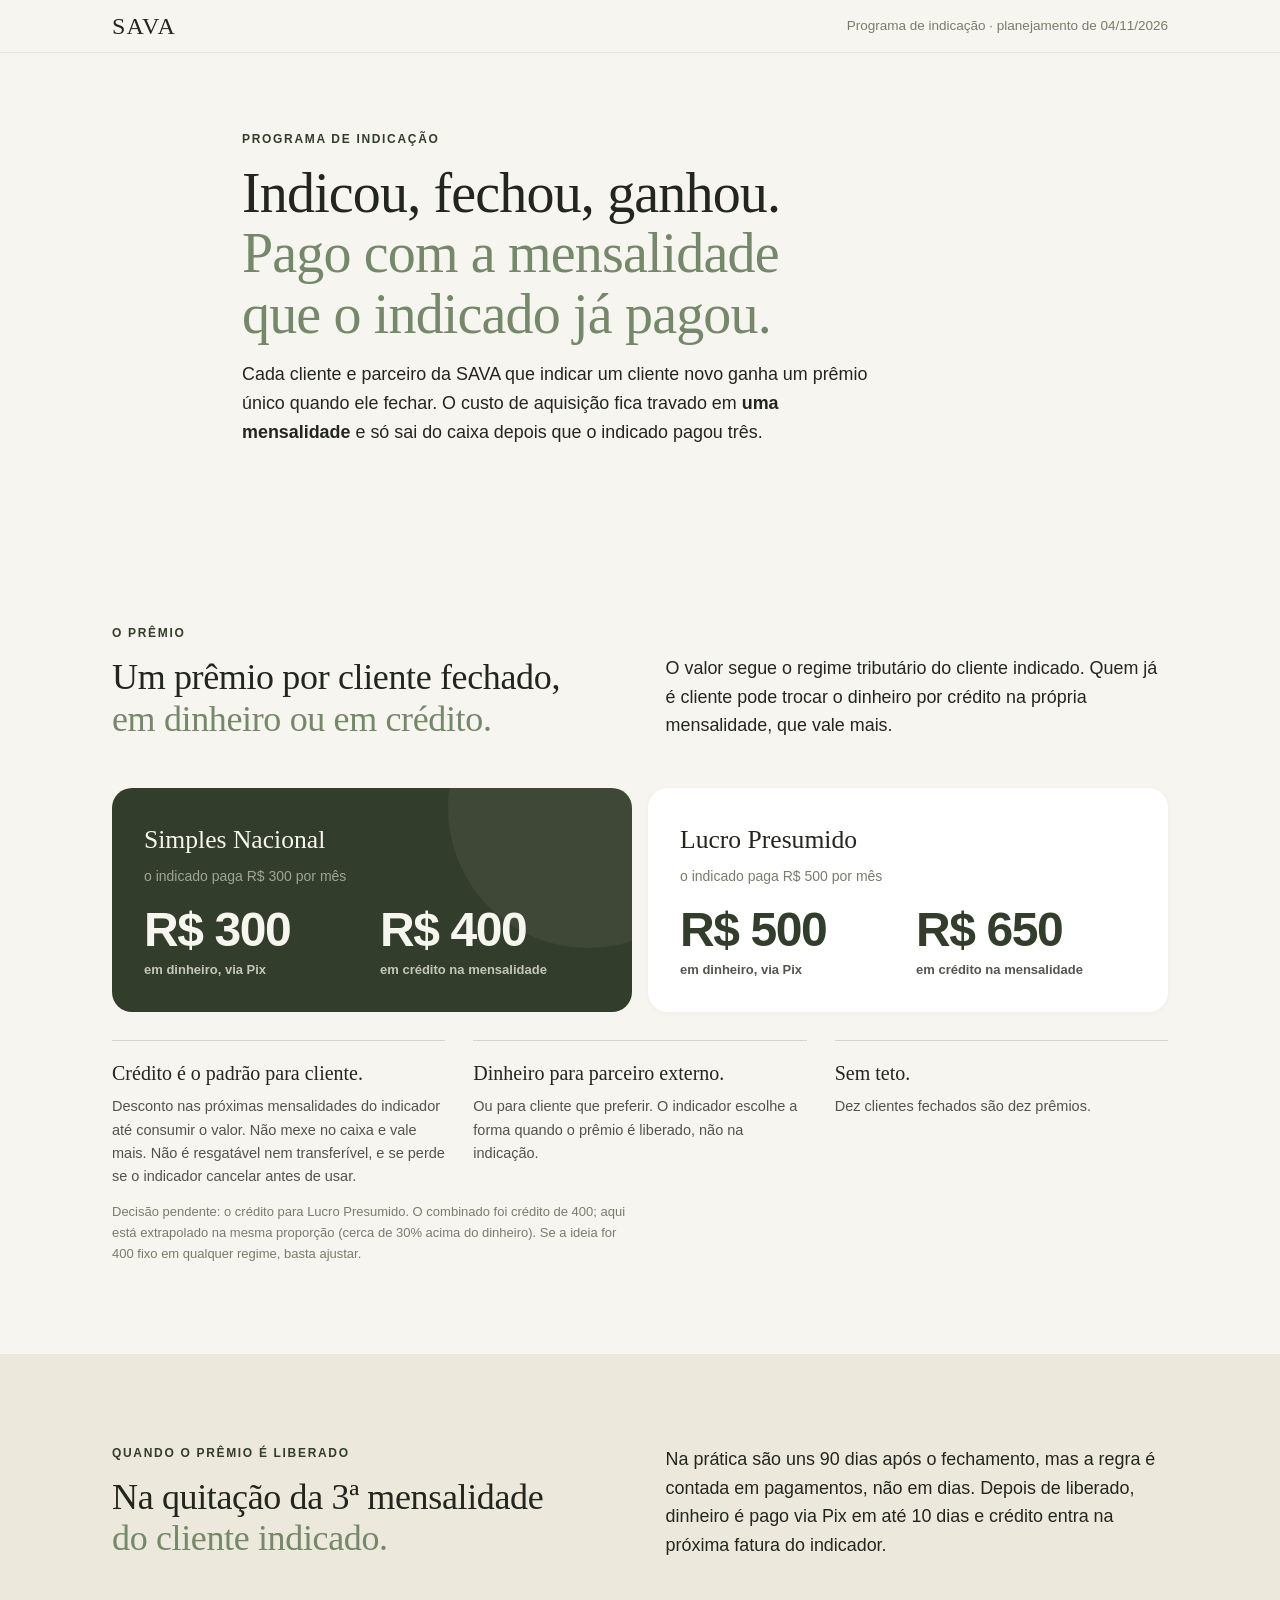
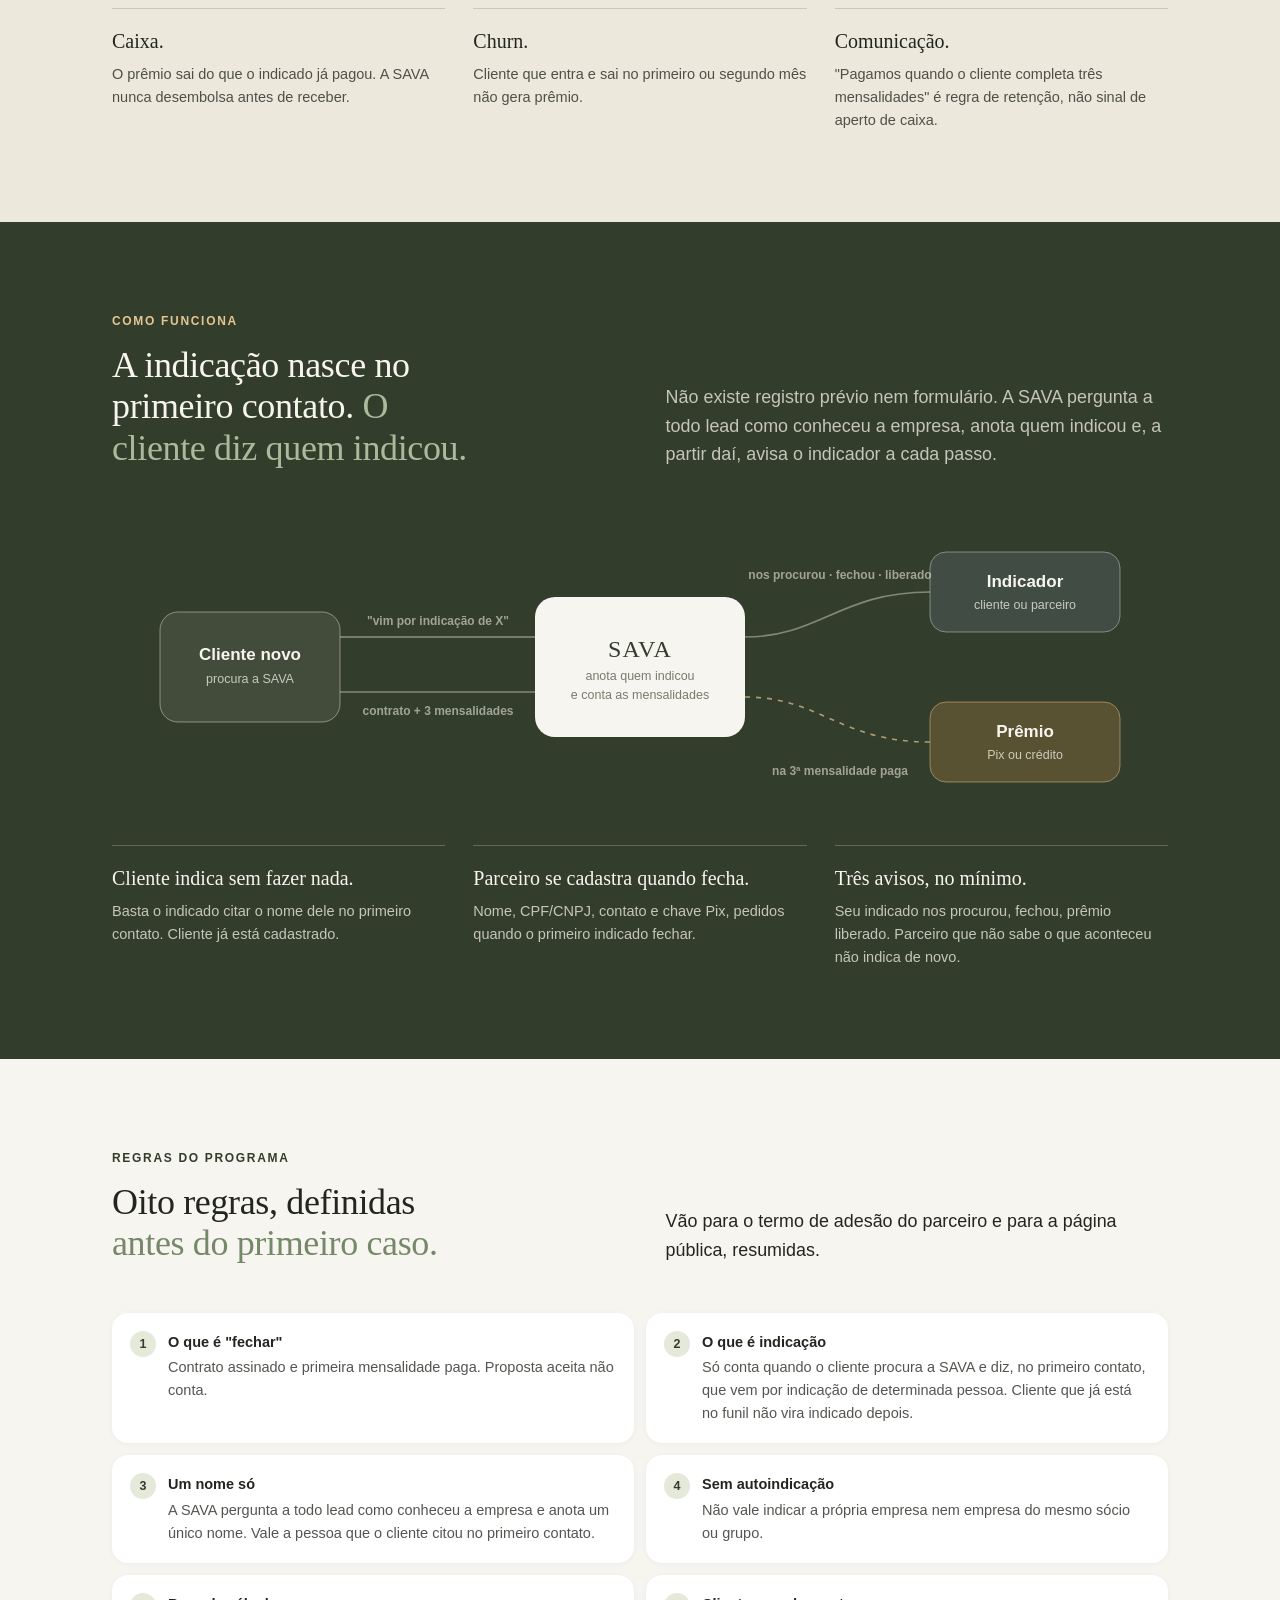
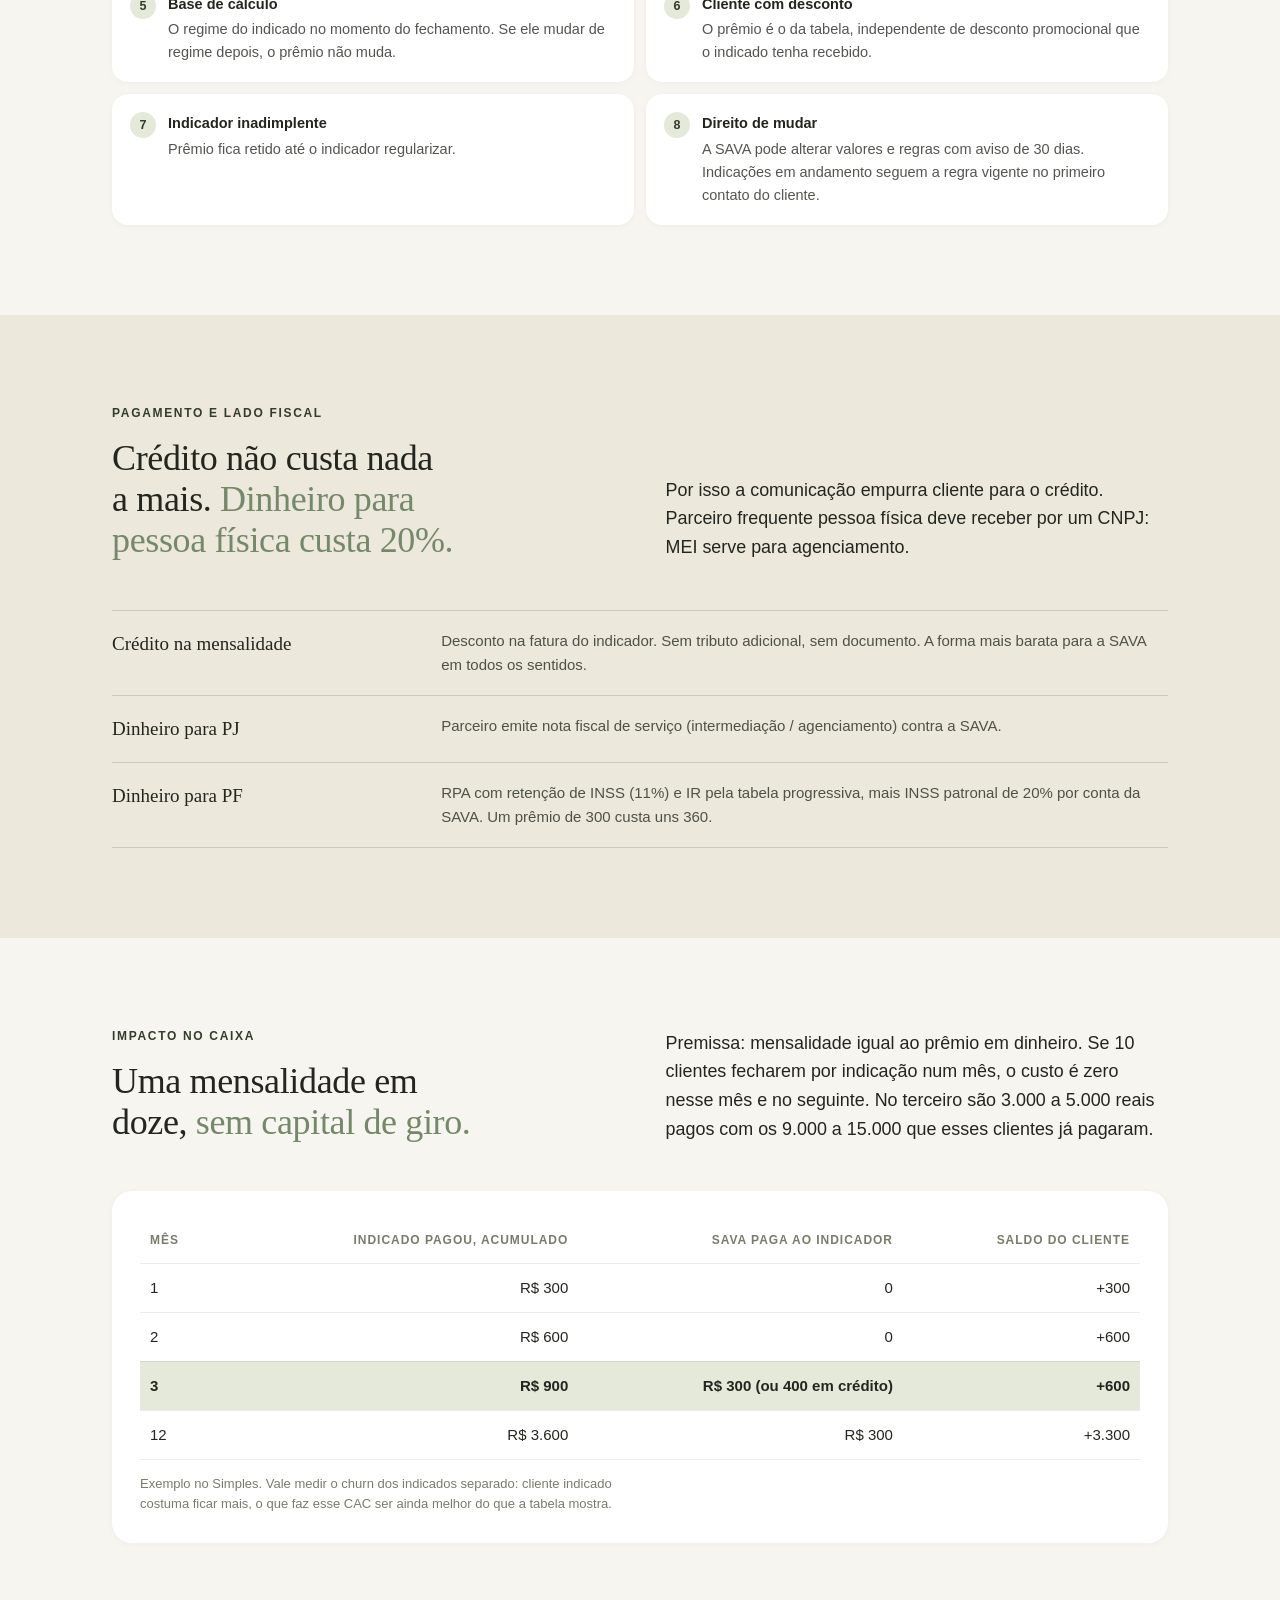
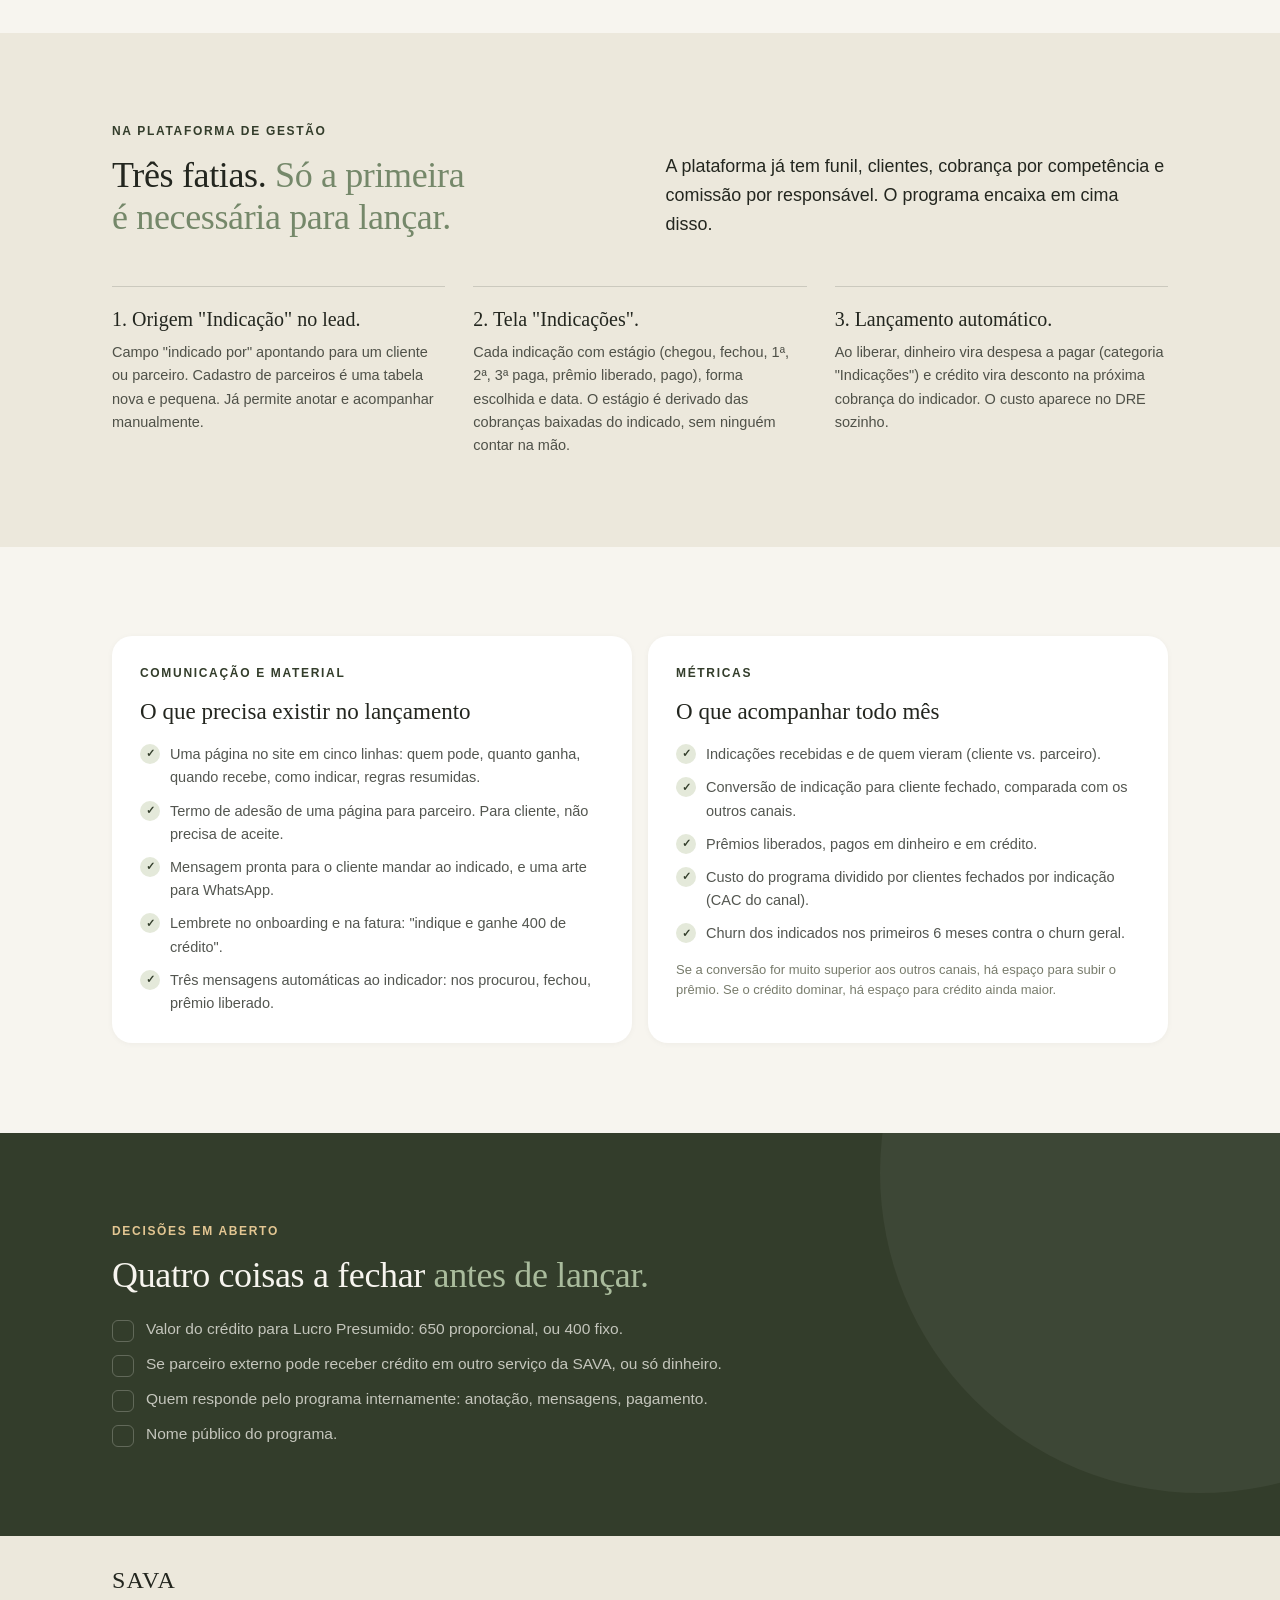
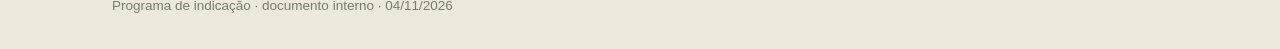
<file: docs/programa-de-indicacao.html>
<!doctype html>
<html lang="pt-BR">
<head>
<meta charset="utf-8">
<meta name="viewport" content="width=device-width, initial-scale=1">
<title>SAVA · Programa de indicação</title>
<meta name="robots" content="noindex">
<style>
/* Paleta do app — VERBATIM (sava/CLAUDE.md). Não editar. */
.sava {
  --cream: #F7F5EF; --cream-deep: #ECE8DC; --fill: #EFEDE4;
  --ink: #23261F; --ink-soft: #787C6C;
  --sage: #75886A; --sage-deep: #333D2B; --sage-tint: #E4E9DA;
  --steel: #6E8291; --steel-deep: #3C4C58; --steel-tint: #E2E9EE;
  --dune: #8A7B63; --dune-tint: #EDE7DB;
  --rose: #A97583; --rose-deep: #6E4653; --rose-tint: #F0E2E6;
  --amber: #B98A44; --amber-deep: #7A5A2A; --amber-tint: #F6EBD7; --amber-light: #E3C692;
  --white: #FFFFFF;
  --serif: 'Iowan Old Style', 'Palatino Linotype', Georgia, serif;
  --sans: -apple-system, BlinkMacSystemFont, 'Segoe UI', Roboto, Helvetica, Arial, sans-serif;
  --hairline: rgba(35,38,32,.08); --shadow-card: 0 1px 6px rgba(35,38,32,.04);
  --sage-light: #A9BB9C;
  --t-hero: clamp(2.125rem, 4.8vw, 3.5rem);
  --t-section: clamp(1.625rem, 3vw, 2.25rem);
  --t-card: clamp(1.25rem, 1.8vw, 1.5rem);
  --t-lead: clamp(1.0625rem, 1.4vw, 1.2rem);
  --larg: 1120px; --largura-prosa: 40rem;
  color-scheme: light;
}
.sava, .sava .painel {
  --texto: var(--ink); --texto-2: rgba(35,38,31,.78); --texto-3: var(--ink-soft);
  --linha: rgba(35,38,32,.09); --linha-forte: rgba(35,38,32,.16);
  --acento: var(--sage); --olho: var(--sage-deep);
}
.sava .escura {
  background: var(--sage-deep); color: var(--cream);
  --texto: var(--cream); --texto-2: rgba(247,245,239,.74); --texto-3: rgba(247,245,239,.56);
  --linha: rgba(247,245,239,.12); --linha-forte: rgba(247,245,239,.24);
  --acento: var(--sage-light); --olho: var(--amber-light);
}
.sava, .sava * { box-sizing: border-box; }
.sava { margin: 0; background: var(--cream); color: var(--texto); font-family: var(--sans); font-size: 16px; line-height: 1.6; -webkit-font-smoothing: antialiased; }
.sava h1, .sava h2, .sava h3, .sava p { margin: 0; }
.sava .faixa { padding-left: 16px; padding-right: 16px; }
.sava .miolo { max-width: var(--larg); margin-inline: auto; padding-inline: clamp(0px, 3vw, 32px); }
.sava .cena { padding-block: clamp(48px, 7vw, 96px); }
.sava .alterna { background: var(--cream-deep); }
.sava .olho { font-size: 12px; font-weight: 700; letter-spacing: .14em; text-transform: uppercase; color: var(--olho); margin-bottom: 14px; }
.sava h1, .sava h2, .sava h3 { font-family: var(--serif); font-weight: 500; text-wrap: balance; }
.sava h1 { font-size: var(--t-hero); line-height: 1.08; letter-spacing: -.015em; }
.sava h2 { font-size: var(--t-section); line-height: 1.15; letter-spacing: -.01em; }
.sava h3 { font-size: var(--t-card); line-height: 1.2; }
.sava .lead { font-size: var(--t-lead); line-height: 1.6; color: var(--texto); max-width: var(--largura-prosa); margin-top: 16px; }
.sava .escura .lead { color: var(--texto-2); }
.sava .lead strong { font-weight: 700; }
.sava .fonte { font-size: 13px; color: var(--texto-3); margin-top: 14px; max-width: 72ch; }
.sava .luz { color: var(--acento); }
.sava .num { font-variant-numeric: tabular-nums; }

.sava .topo { padding: 14px 0; background: var(--cream); border-bottom: 1px solid var(--hairline); }
.sava .topo .miolo { display: flex; align-items: center; justify-content: space-between; gap: 12px; }
.sava .marca { font-family: var(--serif); font-weight: 500; font-size: 24px; letter-spacing: .05em; line-height: 1; color: var(--texto); }
.sava .topo .data { font-size: 13.5px; color: var(--texto-3); }

.sava .capa { padding-block: clamp(40px, 6vw, 80px) clamp(48px, 7vw, 88px); }
.sava .capa .miolo { max-width: 860px; }

.sava .cab-cena { display: grid; grid-template-columns: minmax(0, 1fr) minmax(0, 1fr); gap: clamp(20px, 4vw, 64px); align-items: end; margin-bottom: clamp(28px, 4vw, 48px); }
.sava .cab-cena .lead { margin-top: 0; }
@media (max-width: 760px) { .sava .cab-cena { grid-template-columns: minmax(0, 1fr); } }

/* cartões de prêmio, no molde dos planos da landing */
.sava .planos { display: grid; grid-template-columns: repeat(2, minmax(0, 1fr)); gap: 16px; }
@media (max-width: 760px) { .sava .planos { grid-template-columns: minmax(0, 1fr); } }
.sava .plano { position: relative; overflow: hidden; border-radius: 20px; padding: clamp(22px, 2.8vw, 32px); background: var(--white); box-shadow: var(--shadow-card); display: grid; gap: 4px; align-content: start; }
.sava .plano.escura { background: var(--sage-deep); box-shadow: none; }
.sava .plano.escura::before { content: ""; position: absolute; width: 280px; height: 280px; right: -96px; top: -120px; border-radius: 50%; background: rgba(247,245,239,.06); pointer-events: none; }
.sava .plano > * { position: relative; }
.sava .plano .nome { font-family: var(--serif); font-weight: 500; font-size: clamp(22px, 2vw, 28px); }
.sava .plano .quem { font-size: 14px; color: var(--texto-3); }
.sava .plano .valores { display: grid; grid-template-columns: 1fr 1fr; gap: 16px; margin-top: 14px; }
.sava .plano .preco { font-size: clamp(36px, 3.8vw, 48px); font-weight: 800; letter-spacing: -.03em; line-height: 1.05; font-variant-numeric: tabular-nums; color: var(--sage-deep); display: block; }
.sava .plano.escura .preco { color: var(--cream); }
.sava .plano .forma { display: block; font-size: 13px; font-weight: 600; color: var(--texto-2); margin-top: 4px; }
.sava .plano ul { list-style: none; margin: 18px 0 0; padding: 0; display: grid; gap: 10px; }
.sava .plano li, .sava .checks li { display: grid; grid-template-columns: 20px minmax(0, 1fr); gap: 10px; font-size: 14.5px; color: var(--texto-2); }
.sava .plano li::before, .sava .checks li::before { content: "✓"; width: 20px; height: 20px; margin-top: 1px; border-radius: 50%; display: grid; place-items: center; font-size: 11px; font-weight: 800; background: var(--sage-tint); color: var(--sage-deep); }
.sava .plano.escura li::before { background: rgba(247,245,239,.14); color: var(--cream); }
.sava .checks { list-style: none; margin: 18px 0 0; padding: 0; display: grid; gap: 10px; }

/* três colunas com fio em cima */
.sava .tres { display: grid; grid-template-columns: repeat(3, minmax(0, 1fr)); gap: clamp(16px, 2.4vw, 28px); margin-top: 28px; }
@media (max-width: 760px) { .sava .tres { grid-template-columns: minmax(0, 1fr); } }
.sava .tres div { border-top: 1px solid var(--linha-forte); padding-top: 16px; }
.sava .tres b { display: block; font-family: var(--serif); font-weight: 500; font-size: 20px; }
.sava .tres span { display: block; color: var(--texto-2); font-size: 14.5px; margin-top: 6px; }

/* fluxo, no molde do "como funciona" */
.sava .fluxo-wrap { overflow-x: auto; margin-top: 8px; }
.sava .fluxo { width: 100%; min-width: 640px; max-width: 1000px; display: block; margin-inline: auto; }
.sava .fluxo .no rect { fill: rgba(247,245,239,.05); stroke: var(--linha-forte); }
.sava .fluxo .no.cliente rect { fill: rgba(247,245,239,.08); stroke: rgba(247,245,239,.42); }
.sava .fluxo .no.sava rect { fill: var(--cream); stroke: none; }
.sava .fluxo .no.indicador rect { fill: rgba(110,130,145,.24); stroke: rgba(226,233,238,.42); }
.sava .fluxo .no.premio rect { fill: rgba(185,138,68,.28); stroke: rgba(227,198,146,.5); }
.sava .fluxo text { fill: var(--texto); font-family: var(--sans); }
.sava .fluxo .tt { font-weight: 700; font-size: 17px; }
.sava .fluxo .no.sava .tt { fill: var(--sage-deep); font-family: var(--serif); font-weight: 500; font-size: 24px; letter-spacing: .05em; }
.sava .fluxo .ts { fill: var(--texto-2); font-size: 12.5px; }
.sava .fluxo .no.sava .ts { fill: var(--ink-soft); }
.sava .fluxo .rot { fill: var(--texto-3); font-size: 12px; font-weight: 600; }
.sava .fluxo path { fill: none; stroke-width: 1.6; }
.sava .fluxo .c1 { stroke: rgba(247,245,239,.45); } .sava .fluxo .c2 { stroke: rgba(247,245,239,.4); } .sava .fluxo .c3 { stroke: rgba(227,198,146,.7); stroke-dasharray: 5 6; }

/* linhas de regra e de troca */
.sava .troca { display: grid; gap: 0; }
.sava .troca-linha { display: grid; grid-template-columns: minmax(0, .8fr) minmax(0, 2fr); gap: clamp(12px, 3vw, 40px); padding: 18px 0; border-top: 1px solid var(--linha-forte); }
.sava .troca-linha:last-child { border-bottom: 1px solid var(--linha-forte); }
@media (max-width: 640px) { .sava .troca-linha { grid-template-columns: minmax(0, 1fr); gap: 4px; } }
.sava .troca .tema { font-family: var(--serif); font-weight: 500; font-size: 19px; }
.sava .troca .depois { color: var(--texto-2); font-size: 15px; }
.sava .regras { display: grid; grid-template-columns: repeat(2, minmax(0, 1fr)); gap: 12px; counter-reset: regra; }
@media (max-width: 760px) { .sava .regras { grid-template-columns: minmax(0, 1fr); } }
.sava .regra { background: var(--white); border-radius: 16px; box-shadow: var(--shadow-card); padding: 18px 20px 18px 56px; position: relative; font-size: 14.5px; color: var(--texto-2); }
.sava .regra::before { counter-increment: regra; content: counter(regra); position: absolute; left: 18px; top: 18px; width: 26px; height: 26px; border-radius: 50%; display: grid; place-items: center; background: var(--sage-tint); color: var(--sage-deep); font-weight: 800; font-size: 12.5px; }
.sava .regra b { display: block; color: var(--texto); font-weight: 700; margin-bottom: 2px; }

/* tabela do caixa */
.sava .painel { background: var(--white); color: var(--texto); border-radius: 20px; padding: clamp(18px, 2.4vw, 28px); box-shadow: var(--shadow-card); }
.sava table { width: 100%; border-collapse: collapse; font-size: 15px; }
.sava th, .sava td { text-align: left; padding: 12px 10px; border-bottom: 1px solid var(--linha); }
.sava th { font-size: 12px; font-weight: 700; letter-spacing: .08em; text-transform: uppercase; color: var(--texto-3); }
.sava td.num, .sava th.num { text-align: right; }
.sava tr.marca-linha td { background: var(--sage-tint); font-weight: 700; }
.sava .duas { display: grid; grid-template-columns: repeat(2, minmax(0, 1fr)); gap: 16px; }
@media (max-width: 760px) { .sava .duas { grid-template-columns: minmax(0, 1fr); } }
.sava .painel h3 { margin-bottom: 4px; }
.sava .painel .quem { font-size: 14px; color: var(--texto-3); }
.sava .tarefas { list-style: none; padding: 0; margin: 20px 0 0; display: grid; gap: 10px; }
.sava .tarefas li { display: grid; grid-template-columns: 22px minmax(0, 1fr); gap: 12px; align-items: start; font-size: 15.5px; color: var(--texto-2); }
.sava .tarefas li::before { content: ""; width: 20px; height: 20px; margin-top: 3px; border-radius: 6px; border: 1.5px solid var(--linha-forte); }
.sava .final { position: relative; overflow: hidden; }
.sava .final::before { content: ""; position: absolute; border-radius: 50%; pointer-events: none; background: rgba(247,245,239,.05); width: 640px; height: 640px; right: -240px; top: -280px; }
.sava .final .miolo { position: relative; }
.sava .rodape { background: var(--cream-deep); padding-block: 32px; font-size: 13.5px; color: var(--texto-3); }
</style>
</head>
<body class="sava">

<header class="topo faixa">
  <div class="miolo">
    <span class="marca">SAVA</span>
    <span class="data">Programa de indicação · planejamento de 04/11/2026</span>
  </div>
</header>

<!-- ================================================================ CAPA -->
<section class="capa faixa">
  <div class="miolo">
    <p class="olho">Programa de indicação</p>
    <h1>Indicou, fechou, ganhou. <span class="luz">Pago com a mensalidade que o indicado já pagou.</span></h1>
    <p class="lead">Cada cliente e parceiro da SAVA que indicar um cliente novo ganha um prêmio único quando ele fechar. O custo de aquisição fica travado em <strong>uma mensalidade</strong> e só sai do caixa depois que o indicado pagou três.</p>
  </div>
</section>

<!-- ================================================================ PRÊMIO -->
<section class="cena faixa" id="premio">
  <div class="miolo">
    <div class="cab-cena">
      <div><p class="olho">O prêmio</p><h2>Um prêmio por cliente fechado, <span class="luz">em dinheiro ou em crédito.</span></h2></div>
      <p class="lead">O valor segue o regime tributário do cliente indicado. Quem já é cliente pode trocar o dinheiro por crédito na própria mensalidade, que vale mais.</p>
    </div>
    <div class="planos">
      <div class="plano escura">
        <span class="nome">Simples Nacional</span><span class="quem">o indicado paga R$ 300 por mês</span>
        <div class="valores">
          <div><span class="preco num">R$ 300</span><span class="forma">em dinheiro, via Pix</span></div>
          <div><span class="preco num">R$ 400</span><span class="forma">em crédito na mensalidade</span></div>
        </div>
      </div>
      <div class="plano">
        <span class="nome">Lucro Presumido</span><span class="quem">o indicado paga R$ 500 por mês</span>
        <div class="valores">
          <div><span class="preco num">R$ 500</span><span class="forma">em dinheiro, via Pix</span></div>
          <div><span class="preco num">R$ 650</span><span class="forma">em crédito na mensalidade</span></div>
        </div>
      </div>
    </div>
    <div class="tres">
      <div><b>Crédito é o padrão para cliente.</b><span>Desconto nas próximas mensalidades do indicador até consumir o valor. Não mexe no caixa e vale mais. Não é resgatável nem transferível, e se perde se o indicador cancelar antes de usar.</span></div>
      <div><b>Dinheiro para parceiro externo.</b><span>Ou para cliente que preferir. O indicador escolhe a forma quando o prêmio é liberado, não na indicação.</span></div>
      <div><b>Sem teto.</b><span>Dez clientes fechados são dez prêmios.</span></div>
    </div>
    <p class="fonte">Decisão pendente: o crédito para Lucro Presumido. O combinado foi crédito de 400; aqui está extrapolado na mesma proporção (cerca de 30% acima do dinheiro). Se a ideia for 400 fixo em qualquer regime, basta ajustar.</p>
  </div>
</section>

<!-- ================================================================ QUANDO -->
<section class="cena faixa alterna" id="quando">
  <div class="miolo">
    <div class="cab-cena">
      <div><p class="olho">Quando o prêmio é liberado</p><h2>Na quitação da 3ª mensalidade <span class="luz">do cliente indicado.</span></h2></div>
      <p class="lead">Na prática são uns 90 dias após o fechamento, mas a regra é contada em pagamentos, não em dias. Depois de liberado, dinheiro é pago via Pix em até 10 dias e crédito entra na próxima fatura do indicador.</p>
    </div>
    <div class="tres">
      <div><b>Caixa.</b><span>O prêmio sai do que o indicado já pagou. A SAVA nunca desembolsa antes de receber.</span></div>
      <div><b>Churn.</b><span>Cliente que entra e sai no primeiro ou segundo mês não gera prêmio.</span></div>
      <div><b>Comunicação.</b><span>"Pagamos quando o cliente completa três mensalidades" é regra de retenção, não sinal de aperto de caixa.</span></div>
    </div>
  </div>
</section>

<!-- ================================================================ COMO FUNCIONA -->
<section class="cena faixa escura" id="como">
  <div class="miolo">
    <div class="cab-cena">
      <div><p class="olho">Como funciona</p><h2>A indicação nasce no primeiro contato. <span class="luz">O cliente diz quem indicou.</span></h2></div>
      <p class="lead">Não existe registro prévio nem formulário. A SAVA pergunta a todo lead como conheceu a empresa, anota quem indicou e, a partir daí, avisa o indicador a cada passo.</p>
    </div>
    <div class="fluxo-wrap">
      <svg class="fluxo" viewBox="0 0 1000 300" role="img" aria-label="O cliente novo procura a SAVA e diz quem indicou. A SAVA fecha o contrato e recebe três mensalidades. Avisa o indicador em cada etapa e, na terceira mensalidade, libera o prêmio em Pix ou crédito.">
        <path class="c1" d="M200 120 C 280 120, 320 120, 395 120"/>
        <path class="c2" d="M395 175 C 320 175, 280 175, 200 175"/>
        <path class="c2" d="M605 120 C 680 120, 700 75, 790 75"/>
        <path class="c3" d="M605 180 C 680 180, 700 225, 790 225"/>
        <g class="no cliente"><rect x="20" y="95" width="180" height="110" rx="18"/><text class="tt" x="110" y="143" text-anchor="middle">Cliente novo</text><text class="ts" x="110" y="166" text-anchor="middle">procura a SAVA</text></g>
        <g class="no sava"><rect x="395" y="80" width="210" height="140" rx="20"/><text class="tt" x="500" y="140" text-anchor="middle">SAVA</text><text class="ts" x="500" y="163" text-anchor="middle">anota quem indicou</text><text class="ts" x="500" y="182" text-anchor="middle">e conta as mensalidades</text></g>
        <g class="no indicador"><rect x="790" y="35" width="190" height="80" rx="16"/><text class="tt" x="885" y="70" text-anchor="middle">Indicador</text><text class="ts" x="885" y="92" text-anchor="middle">cliente ou parceiro</text></g>
        <g class="no premio"><rect x="790" y="185" width="190" height="80" rx="16"/><text class="tt" x="885" y="220" text-anchor="middle">Prêmio</text><text class="ts" x="885" y="242" text-anchor="middle">Pix ou crédito</text></g>
        <text class="rot" x="298" y="108" text-anchor="middle">"vim por indicação de X"</text>
        <text class="rot" x="298" y="198" text-anchor="middle">contrato + 3 mensalidades</text>
        <text class="rot" x="700" y="62" text-anchor="middle">nos procurou · fechou · liberado</text>
        <text class="rot" x="700" y="258" text-anchor="middle">na 3ª mensalidade paga</text>
      </svg>
    </div>
    <div class="tres">
      <div><b>Cliente indica sem fazer nada.</b><span>Basta o indicado citar o nome dele no primeiro contato. Cliente já está cadastrado.</span></div>
      <div><b>Parceiro se cadastra quando fecha.</b><span>Nome, CPF/CNPJ, contato e chave Pix, pedidos quando o primeiro indicado fechar.</span></div>
      <div><b>Três avisos, no mínimo.</b><span>Seu indicado nos procurou, fechou, prêmio liberado. Parceiro que não sabe o que aconteceu não indica de novo.</span></div>
    </div>
  </div>
</section>

<!-- ================================================================ REGRAS -->
<section class="cena faixa" id="regras">
  <div class="miolo">
    <div class="cab-cena">
      <div><p class="olho">Regras do programa</p><h2>Oito regras, definidas <span class="luz">antes do primeiro caso.</span></h2></div>
      <p class="lead">Vão para o termo de adesão do parceiro e para a página pública, resumidas.</p>
    </div>
    <div class="regras">
      <div class="regra"><b>O que é "fechar"</b>Contrato assinado e primeira mensalidade paga. Proposta aceita não conta.</div>
      <div class="regra"><b>O que é indicação</b>Só conta quando o cliente procura a SAVA e diz, no primeiro contato, que vem por indicação de determinada pessoa. Cliente que já está no funil não vira indicado depois.</div>
      <div class="regra"><b>Um nome só</b>A SAVA pergunta a todo lead como conheceu a empresa e anota um único nome. Vale a pessoa que o cliente citou no primeiro contato.</div>
      <div class="regra"><b>Sem autoindicação</b>Não vale indicar a própria empresa nem empresa do mesmo sócio ou grupo.</div>
      <div class="regra"><b>Base de cálculo</b>O regime do indicado no momento do fechamento. Se ele mudar de regime depois, o prêmio não muda.</div>
      <div class="regra"><b>Cliente com desconto</b>O prêmio é o da tabela, independente de desconto promocional que o indicado tenha recebido.</div>
      <div class="regra"><b>Indicador inadimplente</b>Prêmio fica retido até o indicador regularizar.</div>
      <div class="regra"><b>Direito de mudar</b>A SAVA pode alterar valores e regras com aviso de 30 dias. Indicações em andamento seguem a regra vigente no primeiro contato do cliente.</div>
    </div>
  </div>
</section>

<!-- ================================================================ FISCAL -->
<section class="cena faixa alterna" id="fiscal">
  <div class="miolo">
    <div class="cab-cena">
      <div><p class="olho">Pagamento e lado fiscal</p><h2>Crédito não custa nada a mais. <span class="luz">Dinheiro para pessoa física custa 20%.</span></h2></div>
      <p class="lead">Por isso a comunicação empurra cliente para o crédito. Parceiro frequente pessoa física deve receber por um CNPJ: MEI serve para agenciamento.</p>
    </div>
    <div class="troca">
      <div class="troca-linha"><div class="tema">Crédito na mensalidade</div><div class="depois">Desconto na fatura do indicador. Sem tributo adicional, sem documento. A forma mais barata para a SAVA em todos os sentidos.</div></div>
      <div class="troca-linha"><div class="tema">Dinheiro para PJ</div><div class="depois">Parceiro emite nota fiscal de serviço (intermediação / agenciamento) contra a SAVA.</div></div>
      <div class="troca-linha"><div class="tema">Dinheiro para PF</div><div class="depois">RPA com retenção de INSS (11%) e IR pela tabela progressiva, mais INSS patronal de 20% por conta da SAVA. Um prêmio de 300 custa uns 360.</div></div>
    </div>
  </div>
</section>

<!-- ================================================================ CAIXA -->
<section class="cena faixa" id="caixa">
  <div class="miolo">
    <div class="cab-cena">
      <div><p class="olho">Impacto no caixa</p><h2>Uma mensalidade em doze, <span class="luz">sem capital de giro.</span></h2></div>
      <p class="lead">Premissa: mensalidade igual ao prêmio em dinheiro. Se 10 clientes fecharem por indicação num mês, o custo é zero nesse mês e no seguinte. No terceiro são 3.000 a 5.000 reais pagos com os 9.000 a 15.000 que esses clientes já pagaram.</p>
    </div>
    <div class="painel">
      <table>
        <thead><tr><th>Mês</th><th class="num">Indicado pagou, acumulado</th><th class="num">SAVA paga ao indicador</th><th class="num">Saldo do cliente</th></tr></thead>
        <tbody>
          <tr><td>1</td><td class="num">R$ 300</td><td class="num">0</td><td class="num">+300</td></tr>
          <tr><td>2</td><td class="num">R$ 600</td><td class="num">0</td><td class="num">+600</td></tr>
          <tr class="marca-linha"><td>3</td><td class="num">R$ 900</td><td class="num">R$ 300 (ou 400 em crédito)</td><td class="num">+600</td></tr>
          <tr><td>12</td><td class="num">R$ 3.600</td><td class="num">R$ 300</td><td class="num">+3.300</td></tr>
        </tbody>
      </table>
      <p class="fonte">Exemplo no Simples. Vale medir o churn dos indicados separado: cliente indicado costuma ficar mais, o que faz esse CAC ser ainda melhor do que a tabela mostra.</p>
    </div>
  </div>
</section>

<!-- ================================================================ PLATAFORMA -->
<section class="cena faixa alterna" id="plataforma">
  <div class="miolo">
    <div class="cab-cena">
      <div><p class="olho">Na plataforma de gestão</p><h2>Três fatias. <span class="luz">Só a primeira é necessária para lançar.</span></h2></div>
      <p class="lead">A plataforma já tem funil, clientes, cobrança por competência e comissão por responsável. O programa encaixa em cima disso.</p>
    </div>
    <div class="tres">
      <div><b>1. Origem "Indicação" no lead.</b><span>Campo "indicado por" apontando para um cliente ou parceiro. Cadastro de parceiros é uma tabela nova e pequena. Já permite anotar e acompanhar manualmente.</span></div>
      <div><b>2. Tela "Indicações".</b><span>Cada indicação com estágio (chegou, fechou, 1ª, 2ª, 3ª paga, prêmio liberado, pago), forma escolhida e data. O estágio é derivado das cobranças baixadas do indicado, sem ninguém contar na mão.</span></div>
      <div><b>3. Lançamento automático.</b><span>Ao liberar, dinheiro vira despesa a pagar (categoria "Indicações") e crédito vira desconto na próxima cobrança do indicador. O custo aparece no DRE sozinho.</span></div>
    </div>
  </div>
</section>

<!-- ================================================================ COMUNICAÇÃO E MÉTRICAS -->
<section class="cena faixa" id="material">
  <div class="miolo">
    <div class="duas">
      <div class="painel">
        <p class="olho">Comunicação e material</p>
        <h3>O que precisa existir no lançamento</h3>
        <ul class="checks">
          <li>Uma página no site em cinco linhas: quem pode, quanto ganha, quando recebe, como indicar, regras resumidas.</li>
          <li>Termo de adesão de uma página para parceiro. Para cliente, não precisa de aceite.</li>
          <li>Mensagem pronta para o cliente mandar ao indicado, e uma arte para WhatsApp.</li>
          <li>Lembrete no onboarding e na fatura: "indique e ganhe 400 de crédito".</li>
          <li>Três mensagens automáticas ao indicador: nos procurou, fechou, prêmio liberado.</li>
        </ul>
      </div>
      <div class="painel">
        <p class="olho">Métricas</p>
        <h3>O que acompanhar todo mês</h3>
        <ul class="checks">
          <li>Indicações recebidas e de quem vieram (cliente vs. parceiro).</li>
          <li>Conversão de indicação para cliente fechado, comparada com os outros canais.</li>
          <li>Prêmios liberados, pagos em dinheiro e em crédito.</li>
          <li>Custo do programa dividido por clientes fechados por indicação (CAC do canal).</li>
          <li>Churn dos indicados nos primeiros 6 meses contra o churn geral.</li>
        </ul>
        <p class="fonte">Se a conversão for muito superior aos outros canais, há espaço para subir o prêmio. Se o crédito dominar, há espaço para crédito ainda maior.</p>
      </div>
    </div>
  </div>
</section>

<!-- ================================================================ DECISÕES -->
<section class="cena faixa escura final" id="decisoes">
  <div class="miolo">
    <p class="olho">Decisões em aberto</p>
    <h2>Quatro coisas a fechar <span class="luz">antes de lançar.</span></h2>
    <ul class="tarefas">
      <li>Valor do crédito para Lucro Presumido: 650 proporcional, ou 400 fixo.</li>
      <li>Se parceiro externo pode receber crédito em outro serviço da SAVA, ou só dinheiro.</li>
      <li>Quem responde pelo programa internamente: anotação, mensagens, pagamento.</li>
      <li>Nome público do programa.</li>
    </ul>
  </div>
</section>

<footer class="rodape faixa">
  <div class="miolo"><span class="marca">SAVA</span><br>Programa de indicação · documento interno · 04/11/2026</div>
</footer>

</body>
</html>
</file>
<file: assets/index-W8Juu4eQ.css>
.qeu{display:flex;flex-direction:column;gap:2px;padding:0 10px}.qeu-rotulo{font-size:10px;text-transform:uppercase;letter-spacing:.08em;font-weight:800;color:var(--ink-soft)}.qeu select{font-family:var(--sans);font-size:12px;font-weight:600;color:var(--ink);background:var(--white);border:1px solid var(--hairline-forte);border-radius:var(--radius-pill);padding:4px 10px;cursor:pointer}.qeu-sessao{display:flex;align-items:baseline;gap:8px}.qeu-nome{font-family:var(--sans);font-size:12.5px;font-weight:700;color:var(--ink)}.qeu-sair{font-family:var(--sans);font-size:11px;color:var(--ink-soft);background:none;border:none;padding:0;cursor:pointer;text-decoration:underline;text-underline-offset:2px}.qeu-sair:hover{color:var(--ink)}.qeu-input{margin:0 10px;font-family:var(--sans);font-size:12px;border:1px solid var(--steel);border-radius:var(--radius-pill);padding:4px 10px}@media(max-width:900px){.qeu{display:none}}.bs-dim{position:fixed;top:0;right:0;bottom:0;left:0;background:var(--dim);display:flex;align-items:flex-start;justify-content:center;padding:80px 20px;z-index:30}.bs-painel{background:var(--cream);border-radius:var(--radius-card);box-shadow:var(--shadow-pop);width:100%;max-width:560px;overflow:hidden}.bs-input{width:100%;border:none;border-bottom:1px solid var(--hairline-forte);background:var(--white);font-family:var(--sans);font-size:16px;padding:14px 18px;color:var(--ink);outline:none}.bs-lista{list-style:none;margin:0;padding:6px;max-height:420px;overflow-y:auto}.bs-item{display:grid;grid-template-columns:22px minmax(0,1fr);gap:2px 10px;padding:8px 12px;border-radius:10px;cursor:pointer;font-size:13px}.bs-item.is-ativo{background:var(--white)}.bs-tipo{color:var(--ink-soft);text-align:center;font-size:12px;grid-row:span 2;padding-top:2px}.bs-rotulo{font-weight:600;white-space:nowrap;overflow:hidden;text-overflow:ellipsis}.bs-sub{font-size:11px;color:var(--ink-soft);white-space:nowrap;overflow:hidden;text-overflow:ellipsis}.bs-item.tipo-tela .bs-rotulo{color:var(--sage-deep)}.bs-nada{padding:14px 12px;color:var(--ink-soft);font-size:13px}.bs-rodape{font-size:10px;color:var(--ink-soft);padding:6px 14px 10px;text-transform:uppercase;letter-spacing:.06em}.shell-busca{margin:0 10px;display:flex;align-items:center;justify-content:space-between;gap:8px;background:var(--white);border:1px solid var(--hairline-forte);border-radius:var(--radius-pill);padding:6px 12px;font-size:12px;color:var(--ink-soft);cursor:pointer;font-family:var(--sans);text-align:left}.shell-busca:hover{border-color:var(--ink-soft)}.shell-busca kbd{font-family:var(--sans);font-size:10px;background:var(--fill);border-radius:4px;padding:1px 5px}.nuvem{position:fixed;right:18px;bottom:18px;z-index:60;max-width:340px;display:flex;flex-wrap:wrap;align-items:baseline;gap:6px;padding:12px 14px;font-family:var(--sans);font-size:12.5px;line-height:1.45;color:var(--ink);background:var(--white);border:1px solid var(--hairline-forte);border-radius:var(--radius-card);box-shadow:var(--shadow-pop)}.nuvem strong{font-weight:800}.nuvem button{font-family:var(--sans);font-size:12px;font-weight:700;color:var(--cream-deep);background:var(--steel);border:none;border-radius:var(--radius-pill);padding:5px 12px;cursor:pointer;transition:transform .12s ease}.nuvem button:active{transform:scale(.96)}.nuvem-fechar{background:none!important;color:var(--ink-soft)!important;padding:0 4px!important;font-size:15px!important}.nuvem.is-erro,.nuvem.is-conflito{border-color:var(--amber);background:var(--amber-tint)}.nuvem.is-erro strong,.nuvem.is-conflito strong{color:var(--amber-deep)}.nuvem.is-salvando{color:var(--ink-soft);font-size:11px;text-transform:uppercase;letter-spacing:.08em;font-weight:800;padding:7px 12px;box-shadow:none}@media print{.nuvem{display:none}}@media(prefers-reduced-motion:reduce){.nuvem button{transition:none}.nuvem button:active{transform:none}}.shell{display:grid;grid-template-columns:var(--sidebar-w) 1fr;min-height:100vh}.shell-lateral{display:flex;flex-direction:column;gap:16px;padding:20px 14px;background:var(--cream);border-right:1px solid var(--hairline);position:sticky;top:0;height:100vh;overflow-y:auto;overscroll-behavior:contain}.shell-marca{display:flex;align-items:baseline;gap:7px;padding:0 10px}.shell-marca-nome{font-family:var(--serif);font-size:21px;letter-spacing:.02em;color:var(--ink)}.shell-marca-sub{font-size:11px;text-transform:uppercase;letter-spacing:.12em;font-weight:700;color:var(--ink-soft)}.shell-nav{display:flex;flex-direction:column;gap:16px;flex:1}.shell-secao{display:flex;flex-direction:column;gap:1px}.shell-secao-titulo{display:flex;align-items:center;gap:8px;padding:0 10px 7px;font-size:10px;text-transform:uppercase;letter-spacing:.1em;font-weight:800;color:var(--ink-soft)}.shell-ponto{width:6px;height:6px;border-radius:50%;flex:none}.dom-comercial{background:var(--dom-comercial)}.dom-financeiro{background:var(--dom-financeiro)}.dom-empresa{background:var(--dom-empresa)}.shell-item{padding:5px 10px;border-radius:8px;color:var(--ink-soft);font-weight:500;transition:background .12s,color .12s}.shell-item:hover{background:var(--linha-hover);color:var(--ink)}.shell-item.active{background:var(--fill);color:var(--ink);font-weight:700}.shell-item-solo{margin-bottom:2px}.shell-item-mais{color:var(--ink-soft)}.shell-mais{border:none;background:none;text-align:left;padding:3px 10px;font-size:11px;color:var(--ink-soft);cursor:pointer;text-decoration:underline dotted}.shell-mais:hover:not(:disabled){color:var(--ink)}.shell-mais:disabled{cursor:default;opacity:.6}.shell-rodape{padding:10px 12px;font-size:11px;line-height:1.5;color:var(--ink-soft);background:var(--fill);border-radius:var(--radius-campo)}.shell-rodape strong{color:var(--sage-deep)}.shell-rodape:hover strong{text-decoration:underline}.shell-conteudo{padding:var(--gutter);max-width:none;min-width:0;width:100%}@media(max-width:900px){.shell{grid-template-columns:1fr}.shell-lateral{position:static;height:auto;flex-direction:row;align-items:center;gap:18px;overflow-x:auto;border-right:none;border-bottom:1px solid var(--hairline)}.shell-nav{flex-direction:row;gap:18px;align-items:center}.shell-secao{flex-direction:row;align-items:center;gap:4px}.shell-secao-titulo{padding:0 4px 0 0}.shell-rodape{display:none}}@media print{.shell{display:block}.shell-lateral{display:none}.shell-conteudo{padding:0;max-width:none}body{background:var(--white)}}@media screen{.tema-sava{color-scheme:dark;--cream-deep: #0b1724;--cream: #10202f;--white: #142637;--fill: #1b3044;--ink: #f4f1ea;--ink-soft: #8d98a4;--steel: #c9a961;--steel-deep: #e3cb93;--steel-tint: rgba(201, 169, 97, .14);--sage: #8fb08a;--sage-deep: #bcd6b5;--sage-tint: rgba(143, 176, 138, .14);--amber: #d9a441;--amber-deep: #ecc57f;--amber-tint: rgba(217, 164, 65, .15);--amber-light: #ecc57f;--rose: #d08a98;--rose-deep: #f1b9c3;--rose-tint: rgba(208, 138, 152, .15);--dune: #b8a882;--dune-tint: rgba(184, 168, 130, .14);--dom-comercial: var(--steel);--dom-comercial-tint: var(--steel-tint);--dom-comercial-deep: var(--steel);--dom-financeiro: var(--sage);--dom-financeiro-tint: var(--sage-tint);--dom-financeiro-deep: var(--sage);--dom-empresa: var(--dune);--dom-empresa-tint: var(--dune-tint);--hairline: rgba(244, 241, 234, .07);--hairline-forte: rgba(244, 241, 234, .13);--shadow-card: 0 0 0 1px rgba(244, 241, 234, .06);--shadow-pop: 0 0 0 1px rgba(244, 241, 234, .1), 0 18px 48px rgba(0, 0, 0, .5);--dim: rgba(4, 10, 17, .62);--linha-hover: rgba(244, 241, 234, .035);--linha-sel: var(--steel-tint);--serif: "Cormorant Garamond", "Iowan Old Style", Georgia, serif;--sans: "Instrument Sans", -apple-system, BlinkMacSystemFont, "Segoe UI", Roboto, Helvetica, Arial, sans-serif;background:var(--cream-deep);color:var(--ink);font-family:var(--sans)}.tema-sava h1{font-size:32px;font-weight:500;letter-spacing:-.005em}.tema-sava h2{font-weight:500}.tema-sava .btn-primario{color:var(--cream-deep)}.tema-sava .btn-ghost{border-color:transparent;box-shadow:0 0 0 1px var(--hairline-forte)}.tema-sava ::selection{background:#c9a96159}.tema-sava .crm{color-scheme:light;--crm-fundo: linear-gradient(140deg, #f7f4ed 0%, #f2f1ea 48%, #edf1ee 100%);--cream-deep: #f4f1ea;--cream: #fbfaf6;--white: #ffffff;--fill: #ebe7dc;--ink: #0f1e2e;--ink-soft: #6b7683;--steel: #8a7440;--steel-deep: #5f4f27;--steel-tint: rgba(201, 169, 97, .2);--sage: #5f8a5a;--sage-deep: #2f5a2c;--sage-tint: #e3efe0;--amber: #c08a25;--amber-deep: #7a5210;--amber-tint: #f8ecd2;--amber-light: #e3c692;--rose: #c4606f;--rose-deep: #822f3f;--rose-tint: #f9e4e7;--dune: #857555;--dune-tint: #efe9dc;--dom-comercial: #0f1e2e;--dom-comercial-tint: var(--steel-tint);--dom-comercial-deep: #0f1e2e;--hairline: rgba(15, 30, 46, .08);--hairline-forte: rgba(15, 30, 46, .15);--shadow-card: 0 1px 2px rgba(15, 30, 46, .06), 0 3px 10px rgba(15, 30, 46, .04);--shadow-pop: 0 2px 6px rgba(15, 30, 46, .08), 0 18px 44px rgba(15, 30, 46, .16);--dim: rgba(15, 30, 46, .38);--linha-hover: rgba(15, 30, 46, .035);--linha-sel: var(--steel-tint);--est-frio-bg: #e8eef9;--est-frio-fg: #2c4a80;--est-frio-forte: #6f93d6;--est-morno-bg: #fbf1d4;--est-morno-fg: #7a5a12;--est-morno-forte: #dba93c;--est-quente-bg: #fbe3dc;--est-quente-fg: #8c3524;--est-quente-forte: #e07258;--est-reuniao-bg: #ece6f9;--est-reuniao-fg: #4b3a85;--est-reuniao-forte: #9079d6;--est-ganho-bg: #e0f1e2;--est-ganho-fg: #2b6532;--est-ganho-forte: #5aa864;--est-espera-bg: #efe9dc;--est-espera-fg: #6a5c40;--est-espera-forte: #a8976f;--est-perdido-bg: #ebe9e4;--est-perdido-fg: #5d6570;--est-perdido-forte: #9aa2ab;color:var(--ink)}.tema-sava .crm ::selection{background:#c9a96166}.tema-sava .crm .btn-primario{color:#f4f1ea}html:has(.tema-sava){background:#0b1724;color-scheme:dark}}.entrar{min-height:100vh;display:grid;place-items:center;padding:24px;background:var(--cream-deep);color:var(--ink)}.entrar-cartao{width:100%;max-width:380px;display:flex;flex-direction:column;gap:14px;padding:32px 28px;background:var(--white);border:1px solid var(--hairline);border-radius:var(--radius-card)}.entrar-marca{display:flex;align-items:baseline;gap:8px}.entrar-marca-nome{font-family:var(--serif);font-size:26px;letter-spacing:.14em;color:var(--steel-deep)}.entrar-marca-sub{font-family:var(--serif);font-size:15px;color:var(--ink-soft)}.entrar-sub{margin:0 0 6px;font-family:var(--sans);font-size:13px;line-height:1.5;color:var(--ink-soft)}.entrar-campo{display:flex;flex-direction:column;gap:5px}.entrar-campo span{font-family:var(--sans);font-size:10px;font-weight:800;text-transform:uppercase;letter-spacing:.08em;color:var(--ink-soft)}.entrar-campo input{font-family:var(--sans);font-size:14px;color:var(--ink);background:var(--fill);border:1px solid var(--hairline-forte);border-radius:var(--radius-pill);padding:10px 14px;transition:border-color .14s ease}.entrar-campo input:focus{outline:none;border-color:var(--steel)}.entrar-erro{margin:0;font-family:var(--sans);font-size:13px;color:var(--amber-deep)}.entrar-aviso{margin:0;font-family:var(--sans);font-size:13px;color:var(--sage-deep)}.entrar-botao{margin-top:4px;font-family:var(--sans);font-size:14px;font-weight:700;color:var(--cream-deep);background:var(--steel);border:none;border-radius:var(--radius-pill);padding:11px 18px;cursor:pointer;transition:transform .12s ease,opacity .14s ease}.entrar-botao:disabled{opacity:.6;cursor:progress}.entrar-botao:active:not(:disabled){transform:scale(.96)}.entrar-esqueci{font-family:var(--sans);font-size:12px;color:var(--ink-soft);background:none;border:none;padding:0;cursor:pointer;text-decoration:underline;text-underline-offset:3px}.entrar-esqueci:hover{color:var(--ink)}@media(prefers-reduced-motion:reduce){.entrar-botao,.entrar-campo input{transition:none}.entrar-botao:active:not(:disabled){transform:none}}.phead{display:flex;align-items:flex-start;justify-content:space-between;gap:24px;margin-bottom:22px}.phead-texto{display:flex;flex-direction:column;gap:3px}.phead-sub{margin:2px 0 0;color:var(--ink-soft);max-width:62ch}.phead-acao{flex:none}.btn{border-radius:var(--radius-pill);border:1px solid transparent;padding:9px 18px;font-weight:700;cursor:pointer;transition-property:filter,background-color,border-color,scale;transition-duration:.15s;transition-timing-function:ease-out;white-space:nowrap}.btn:active:not(:disabled){scale:.96}.btn:disabled{cursor:not-allowed;opacity:.45}.btn-primario{color:var(--cream)}.btn-primario.btn-financeiro{background:var(--dom-financeiro-deep)}.btn-primario.btn-comercial{background:var(--dom-comercial-deep)}.btn-primario:hover:not(:disabled){filter:brightness(1.15)}.btn-ghost{background:transparent;border-color:var(--hairline-forte);color:var(--ink)}.btn-ghost:hover:not(:disabled){background:var(--linha-hover)}.btn-discreto{background:transparent;border-color:transparent;color:var(--ink-soft);padding:6px 10px;font-weight:600}.btn-discreto:hover:not(:disabled){background:var(--linha-hover);color:var(--ink)}.vg-pendencias{margin-bottom:20px;max-width:var(--max-conteudo)}.vg-pend-titulo{margin-bottom:8px}.vg-pend-lista{display:flex;flex-direction:column;gap:6px;max-width:var(--largura-secao)}.vg-pend{display:flex;align-items:center;gap:12px;border-radius:var(--radius-campo);padding:10px 14px;background:var(--white);border-left:3px solid var(--fill);transition:filter .12s}.vg-pend:hover{filter:brightness(.98)}.vg-pend.grav-alta{border-left-color:var(--amber);background:var(--amber-tint)}.vg-pend.grav-media{border-left-color:var(--steel);background:var(--steel-tint)}.vg-pend.grav-baixa{border-left-color:var(--fill)}.vg-pend-texto{flex:1;font-weight:600;font-size:13px}.vg-pend-valor{font-size:13px;white-space:nowrap}.vg-pend-acao{font-size:12px;font-weight:700;white-space:nowrap;opacity:.75}.vg-quadro{display:grid;grid-template-columns:repeat(auto-fit,minmax(210px,1fr));gap:14px;max-width:var(--largura-secao);margin-bottom:18px}.vg-cartao{display:block;width:100%;text-align:left;background:var(--white);border:none;border-radius:var(--radius-card);padding:16px 18px;box-shadow:var(--shadow-card);font-family:inherit;transition:box-shadow .14s}a.vg-cartao:hover,button.vg-cartao:hover{box-shadow:var(--shadow-pop)}button.vg-cartao{cursor:pointer}.vg-cartao.is-alerta{background:var(--amber-tint)}.vg-cartao.is-vazio{background:transparent;border:1px dashed var(--hairline-forte);box-shadow:none}button.vg-cartao.is-vazio:hover{background:var(--white);box-shadow:var(--shadow-card)}.vg-cartao-valor{font-size:25px;line-height:1.15;margin:6px 0 2px;display:flex;align-items:baseline;gap:6px;flex-wrap:wrap}.vg-var{font-size:11px;font-weight:800;letter-spacing:0;padding:2px 6px;border-radius:var(--radius-pill);white-space:nowrap}.vg-var.is-alta{background:var(--sage-tint);color:var(--sage-deep)}.vg-var.is-queda{background:var(--rose-tint);color:var(--rose-deep)}.vg-cartao-sub{font-size:12px;color:var(--ink-soft);line-height:1.45}.vg-vazio-valor{font-size:15px;color:var(--ink-soft);margin:8px 0 4px;font-weight:600}.vg-gr{background:var(--white);border-radius:var(--radius-card);padding:16px 20px 12px;box-shadow:var(--shadow-card);margin-bottom:18px;max-width:var(--largura-secao)}.vg-gr-topo{display:flex;align-items:baseline;justify-content:space-between;gap:12px;margin-bottom:12px}.vg-gr-teto{font-size:11px;color:var(--ink-soft)}.vg-gr-barras{display:grid;grid-auto-flow:column;grid-auto-columns:minmax(0,1fr);gap:6px;align-items:end}.vg-gr-col{display:flex;flex-direction:column;align-items:center;gap:5px}.vg-gr-trilho{height:96px;width:100%;display:flex;align-items:flex-end;justify-content:center}.vg-gr-barra{width:60%;max-width:26px;min-height:2px;background:var(--sage);border-radius:3px 3px 0 0;transition:height .25s cubic-bezier(.2,.8,.2,1)}.vg-gr-rotulo{font-size:10px;color:var(--ink-soft);text-transform:capitalize}.vg-gr-vazio{padding-bottom:18px}.vg-gr-nada{color:var(--ink-soft);font-size:13px;margin:8px 0 0}.vg-gr-nada a{color:var(--sage-deep);font-weight:600;text-decoration:underline}.vg-metricas{display:grid;grid-template-columns:repeat(auto-fit,minmax(190px,1fr));gap:14px;max-width:var(--largura-secao);margin-bottom:18px}.vg-metrica{background:var(--white);border-radius:var(--radius-card);padding:14px 16px;box-shadow:var(--shadow-card)}.vg-metrica.is-alerta{background:var(--amber-tint)}.vg-metrica-valor{font-size:21px;line-height:1.15;margin:5px 0 2px}.vg-metrica-vazio{font-size:13px;color:var(--ink-soft);margin:7px 0 3px;font-weight:600}.vg-metrica-sub{font-size:11px;color:var(--ink-soft);line-height:1.45}.vg-funil{max-width:var(--largura-secao)}.vg-funil-card{display:block;background:var(--steel-tint);color:var(--steel-deep);border-radius:var(--radius-card);padding:16px 20px;transition:filter .12s}.vg-funil-card:hover{filter:brightness(.97)}.vg-funil-valor{font-size:26px;line-height:1.15;margin:5px 0 2px}.vg-funil-sub{font-size:12px;opacity:.9}@media(max-width:900px){.vg-quadro,.vg-metricas{grid-template-columns:1fr}.vg-pend{flex-wrap:wrap}}.vg-vazio{display:flex;align-items:center;justify-content:space-between;gap:20px;background:var(--sage-tint);color:var(--sage-deep);border-radius:var(--radius-card);padding:20px 24px;margin-bottom:20px;max-width:var(--largura-secao)}.vg-vazio-texto{display:flex;flex-direction:column;gap:4px;font-size:13px;line-height:1.5}.vg-vazio-texto strong{font-size:15px}.vg-vazio-acoes{display:flex;flex-direction:column;align-items:flex-end;gap:8px;flex:none}.vg-vazio-link{font-size:12px;font-weight:700;text-decoration:underline}@media(max-width:900px){.vg-vazio{flex-direction:column;align-items:flex-start}.vg-vazio-acoes{align-items:flex-start}}.vg-eq{background:var(--white);border-radius:var(--radius-card);padding:16px 20px;box-shadow:var(--shadow-card);margin-bottom:18px;max-width:var(--largura-secao)}.vg-eq.is-atingido{background:var(--sage-tint)}.vg-eq-topo{display:flex;align-items:flex-start;justify-content:space-between;gap:20px;margin-bottom:12px;flex-wrap:wrap}.vg-eq-frase{font-size:15px;line-height:1.5;margin-top:4px}.vg-eq-frase strong.dinheiro{font-size:17px}.vg-eq-quando{display:flex;flex-direction:column;align-items:flex-end;gap:2px;text-align:right}.vg-eq-mes{font-family:var(--serif);font-size:22px;line-height:1.15}.vg-eq-mes.is-nunca{font-family:var(--sans);font-weight:700;color:var(--rose-deep);font-size:15px}.vg-eq-sub{font-size:11px;color:var(--ink-soft)}.vg-eq-ok{font-weight:800;color:var(--sage-deep);font-size:15px}.vg-eq-trilho{height:8px;background:var(--fill);border-radius:var(--radius-pill);overflow:hidden}.vg-eq-barra{height:100%;background:var(--sage);border-radius:var(--radius-pill);transition:width .3s cubic-bezier(.2,.8,.2,1)}.vg-eq-legenda{display:flex;justify-content:space-between;gap:12px;font-size:12px;color:var(--ink-soft);margin-top:6px;flex-wrap:wrap}.vg-eq-legenda strong{color:var(--ink);font-size:12px}.vg-eq-mini{font-size:11px}.vg-eq-nota{font-size:11px;color:var(--ink-soft);margin:8px 0 0}@media(max-width:900px){.vg-eq-quando{align-items:flex-start;text-align:left}}.vg-passos{background:var(--dune-tint);border-radius:var(--radius-card);padding:14px 18px;margin-bottom:18px;max-width:var(--largura-secao)}.vg-passos-topo{display:flex;justify-content:space-between;align-items:flex-start;gap:12px}.vg-passos-titulo{font-size:15px;margin-top:2px}.vg-passos-proximo{color:var(--ink-soft);font-size:13px}.vg-passos-proximo a{color:var(--ink);font-weight:700;text-decoration:underline dotted}.vg-passos-acoes{display:flex;gap:10px}.vg-passos-dobrar{border:none;background:none;color:var(--ink-soft);font-size:12px;text-decoration:underline;cursor:pointer}.vg-passos-trilho{display:flex;gap:3px;margin-top:10px}.vg-passos-seg{flex:1;height:6px;border-radius:var(--radius-pill);background:var(--white)}.vg-passos-seg.is-feito{background:var(--dune)}.vg-passos-lista{list-style:none;margin:12px 0 0;padding:0;display:grid;grid-template-columns:repeat(2,minmax(0,1fr));gap:8px 18px}.vg-passos-lista li{display:flex;gap:8px;font-size:13px}.vg-passos-lista li.is-feito{opacity:.55}.vg-passos-marca{color:var(--dune);font-weight:800;flex:none}.vg-passos-corpo{display:flex;flex-direction:column}.vg-passos-item{font-weight:600}.vg-passos-item:hover{text-decoration:underline}.vg-passos-detalhe{font-size:11px;color:var(--ink-soft);line-height:1.4}.vg-passos-dispensado{font-size:12px;color:var(--ink-soft);margin:0 0 14px}.vg-passos-dispensado button{border:none;background:none;color:var(--ink-soft);text-decoration:underline;cursor:pointer;font-size:12px}@media(max-width:900px){.vg-passos-lista{grid-template-columns:1fr}}.vg-rotina{display:grid;grid-template-columns:repeat(auto-fit,minmax(190px,1fr));gap:12px;max-width:var(--largura-secao);margin-bottom:18px}.vg-rotina-card{display:flex;flex-direction:column;gap:3px;background:var(--white);border-radius:var(--radius-card);padding:13px 16px;box-shadow:var(--shadow-card);border-left:3px solid var(--sage);transition:filter .12s}.vg-rotina-card:hover{filter:brightness(.98)}.vg-rotina-card:nth-child(2){border-left-color:var(--steel)}.vg-rotina-card:nth-child(3){border-left-color:var(--dune)}.vg-rotina-card.is-ajuda{border-left-color:var(--fill);background:var(--fill)}.vg-rotina-titulo{font-family:var(--serif);font-size:18px;line-height:1.15}.vg-rotina-sub{font-size:12px;color:var(--ink-soft);line-height:1.4}.vg-rotina-card.is-pendencias{border-left-color:var(--amber)}.vg-rotina-card.is-pendencias.is-alerta{background:var(--amber-tint)}.ag-janela{display:flex;gap:4px}.ag-janela button{border-radius:var(--radius-pill);border:1px solid var(--hairline-forte);background:var(--white);padding:6px 12px;font-size:12px;font-weight:600;color:var(--ink-soft);cursor:pointer}.ag-janela button.is-ativo{background:var(--sage-deep);border-color:transparent;color:var(--cream)}.ag-topo{display:grid;grid-template-columns:repeat(auto-fit,minmax(170px,1fr));gap:14px;max-width:var(--largura-secao);margin-bottom:18px}.ag-stat{background:var(--white);border-radius:var(--radius-card);padding:15px 18px;box-shadow:var(--shadow-card)}.ag-stat.is-positivo{background:var(--sage-tint)}.ag-stat.is-negativo{background:var(--rose-tint)}.ag-stat.is-atencao{background:var(--amber-tint)}.ag-stat-valor{font-size:24px;line-height:1.15;margin:5px 0 2px}.ag-stat-sub{font-size:12px;color:var(--ink-soft)}.ag-dias{display:flex;flex-direction:column;gap:12px;max-width:var(--largura-secao)}.ag-dia{background:var(--white);border-radius:var(--radius-card);box-shadow:var(--shadow-card);overflow:hidden}.ag-dia.is-atrasados{background:var(--amber-tint)}.ag-dia-topo{display:flex;align-items:baseline;justify-content:space-between;gap:12px;padding:10px 18px;border-bottom:1px solid var(--hairline)}.ag-dia-rotulo{font-weight:700;text-transform:capitalize}.ag-dia-soma{display:flex;gap:12px;font-size:12px;font-weight:700;font-variant-numeric:tabular-nums}.ag-entra{color:var(--sage-deep)}.ag-sai{color:var(--dune)}.ag-itens{list-style:none;margin:0;padding:0}.ag-item{border-bottom:1px solid var(--hairline)}.ag-item:last-child{border-bottom:none}.ag-item-link{display:flex;align-items:center;gap:14px;padding:10px 18px 10px 14px;border-left:4px solid transparent;transition:background .12s}.ag-item-link:hover{background:var(--linha-hover)}.ag-item.tipo-receber .ag-item-link{border-left-color:var(--sage)}.ag-item.tipo-pagar .ag-item-link{border-left-color:var(--dune)}.ag-item.tipo-contrato .ag-item-link{border-left-color:var(--steel)}.ag-item.tipo-proposta .ag-item-link{border-left-color:var(--fill)}.ag-item-corpo{flex:1;display:flex;flex-direction:column;gap:1px;min-width:0}.ag-item-titulo{font-weight:600;font-size:13px}.ag-item-sub{font-size:12px;color:var(--ink-soft)}.ag-item-sub strong{color:var(--amber-deep)}.ag-item-valor{font-size:13px;white-space:nowrap}.ag-item-valor.is-entra{color:var(--sage-deep)}.ag-item-valor.is-sai{color:var(--dune)}.ag-item-seta{color:var(--ink-soft);font-size:12px}.ag-vazio{background:var(--white);border-radius:var(--radius-card);padding:36px 32px;text-align:center;box-shadow:var(--shadow-card);max-width:var(--largura-secao)}.ag-vazio-titulo{font-weight:700;margin:0 0 4px}.ag-vazio-sub{color:var(--ink-soft);margin:0 auto;max-width:56ch}.ag-vazio-sub a{color:var(--sage-deep);font-weight:600;text-decoration:underline}@media(max-width:900px){.ag-topo{grid-template-columns:1fr 1fr}}.ag-item.tipo-followup .ag-item-link{border-left-color:var(--steel-tint)}.ag-item.tipo-teste .ag-item-link{border-left-color:var(--amber)}.ag-item.tipo-cobrar .ag-item-link{border-left-color:var(--amber-deep)}.ag-item.tipo-decisao .ag-item-link{border-left-color:var(--ink)}.ag-item.tipo-tarefa .ag-item-link{border-left-color:var(--dune)}.ag-item.tipo-onboarding .ag-item-link{border-left-color:var(--steel-tint)}.fc-mes{display:flex;align-items:center;gap:8px;margin-bottom:16px}.fc-mes-seta{width:28px;height:28px;border-radius:50%;border:1px solid var(--hairline-forte);background:var(--white);color:var(--ink);font-size:15px;line-height:1;cursor:pointer}.fc-mes-seta:hover{background:var(--fill)}.fc-mes-nome{font-weight:700;min-width:13ch;text-align:center}.fc-mes-hoje{background:none;border:none;color:var(--sage-deep);font-size:12px;font-weight:600;cursor:pointer;text-decoration:underline}.fc-progresso{background:var(--white);border-radius:var(--radius-card);padding:16px 20px;box-shadow:var(--shadow-card);max-width:var(--largura-secao);margin-bottom:16px}.fc-progresso.is-fechado{background:var(--sage-tint)}.fc-progresso-texto{display:flex;align-items:baseline;gap:12px;margin-bottom:10px;flex-wrap:wrap}.fc-progresso-num{font-size:24px}.fc-progresso-sub{font-size:13px;color:var(--ink-soft)}.fc-progresso.is-fechado .fc-progresso-sub{color:var(--sage-deep);font-weight:600}.fc-barra{display:flex;gap:4px}.fc-seg{flex:1;height:5px;border-radius:var(--radius-pill);background:var(--fill)}.fc-seg.is-feito{background:var(--sage)}.fc-seg.is-pendente{background:var(--amber)}.fc-passos{list-style:none;margin:0;padding:0;display:flex;flex-direction:column;gap:8px;max-width:var(--largura-secao)}.fc-passo{display:grid;grid-template-columns:28px 26px minmax(0,1fr) auto;align-items:start;gap:12px;background:var(--white);border-radius:var(--radius-card);padding:14px 18px;box-shadow:var(--shadow-card)}.fc-passo.is-pendente{background:var(--amber-tint)}.fc-passo.is-feito,.fc-passo.is-nada{opacity:.72}.fc-passo-num{font-size:12px;font-weight:800;color:var(--ink-soft);padding-top:3px;font-variant-numeric:tabular-nums}.fc-passo-marca{width:22px;height:22px;border-radius:50%;display:inline-flex;align-items:center;justify-content:center;font-size:12px;font-weight:800;border:2px solid var(--fill);color:var(--ink-soft)}.fc-passo-marca.is-feito{background:var(--sage);border-color:var(--sage);color:var(--cream)}.fc-passo-marca.is-pendente{border-color:var(--amber)}.fc-passo-marca.is-ver{border-color:var(--steel);color:var(--steel-deep)}.fc-passo-corpo{display:flex;flex-direction:column;gap:3px;min-width:0}.fc-passo-titulo{font-weight:700}.fc-passo-porque{font-size:12px;color:var(--ink-soft);line-height:1.5}.fc-passo-detalhe{font-size:12px;margin-top:2px;font-weight:600}.fc-passo-detalhe.is-pendente{color:var(--amber-deep)}.fc-passo-detalhe.is-feito{color:var(--sage-deep)}.fc-passo-detalhe.is-nada,.fc-passo-detalhe.is-ver{color:var(--ink-soft);font-weight:500}.fc-passo-acao{font-size:12px;font-weight:700;color:var(--ink-soft);white-space:nowrap;padding-top:3px}.fc-passo-acao:hover{color:var(--ink);text-decoration:underline}.fc-passo-acao.is-forte{color:var(--amber-deep)}.fc-nota{font-size:12px;color:var(--ink-soft);line-height:1.6;margin:16px 0 0;max-width:var(--largura-secao)}@media(max-width:900px){.fc-passo{grid-template-columns:26px minmax(0,1fr)}.fc-passo-num{display:none}.fc-passo-acao{grid-column:2}}.rl-mes{display:flex;align-items:center;gap:6px;margin-bottom:18px}.rl-mes-seta{width:28px;height:28px;border-radius:50%;border:1px solid var(--hairline-forte);background:var(--white);cursor:pointer;font-size:16px;line-height:1;color:var(--ink)}.rl-mes-nome{font-family:var(--serif);font-size:19px;min-width:170px;text-align:center}.rl-mes-hoje{border:none;background:none;color:var(--ink-soft);font-size:12px;cursor:pointer;text-decoration:underline;margin-left:6px}.rl-folha{background:var(--white);border-radius:var(--radius-card);box-shadow:var(--shadow-card);padding:28px 32px 22px;max-width:var(--largura-secao)}.rl-cab{display:flex;justify-content:space-between;align-items:flex-end;gap:16px;padding-bottom:14px;border-bottom:1px solid var(--hairline-forte);margin-bottom:18px}.rl-cab-marca{font-family:var(--serif);font-size:15px;letter-spacing:.04em;color:var(--ink-soft)}.rl-cab-titulo{font-size:24px;margin-top:2px}.rl-cab-meta{font-size:11px;color:var(--ink-soft);text-align:right}.rl-cab-meta strong{color:var(--amber-deep)}.rl-numeros{display:grid;grid-template-columns:repeat(4,minmax(0,1fr));gap:12px;margin-bottom:8px}.rl-num{background:var(--fill);border-radius:12px;padding:12px 14px}.rl-num-valor{font-size:22px;line-height:1.15;margin-top:4px}.rl-num-valor.is-negativo{color:var(--rose-deep)}.rl-num-sub{font-size:11px;color:var(--ink-soft);margin-top:2px}.rl-bloco{padding:16px 0 4px;border-bottom:1px solid var(--hairline)}.rl-bloco:last-of-type{border-bottom:none}.rl-bloco-topo{display:flex;justify-content:space-between;align-items:baseline;margin-bottom:8px}.rl-bloco-titulo{font-size:17px}.rl-bloco-link{font-size:11px;color:var(--ink-soft)}.rl-bloco-link:hover{color:var(--ink)}.rl-tabela{width:100%;border-collapse:collapse;font-size:13px}.rl-tabela th{text-align:left;font-size:10px;text-transform:uppercase;letter-spacing:.08em;font-weight:800;color:var(--ink-soft);padding:0 0 5px}.rl-tabela td{padding:5px 0;border-bottom:1px solid var(--hairline)}.rl-tabela tr:last-child td{border-bottom:none}.rl-tabela .num{text-align:right;white-space:nowrap}.rl-tabela .rl-recuo{padding-left:16px;color:var(--ink-soft)}.rl-tabela .rl-total td{font-weight:800;border-top:1px solid var(--hairline-forte)}.rl-fraco{color:var(--ink-soft);font-weight:600}.rl-metricas{display:flex;flex-wrap:wrap;gap:8px 22px;margin:8px 0 6px}.rl-mini-rotulo{font-size:10px;text-transform:uppercase;letter-spacing:.08em;font-weight:800;color:var(--ink-soft)}.rl-mini-valor{font-size:14px}.rl-mini.is-ruim .rl-mini-valor{color:var(--rose-deep)}.rl-duas{display:grid;grid-template-columns:repeat(2,minmax(0,1fr));gap:20px;margin-top:8px}.rl-nomes{list-style:none;margin:4px 0 0;padding:0;font-size:12px}.rl-nomes li{display:flex;justify-content:space-between;gap:12px;padding:3px 0;border-bottom:1px solid var(--hairline)}.rl-nomes li:last-child{border-bottom:none}.rl-nomes em{font-style:normal;color:var(--ink-soft)}.rl-nomes-compacta{columns:2;column-gap:24px}.rl-nomes-compacta li{break-inside:avoid}.rl-nada{font-size:12px;color:var(--ink-soft);margin:4px 0 0}.rl-linha-fina{font-size:12px;color:var(--ink-soft);margin:8px 0 4px;line-height:1.5}.rl-linha-fina strong{color:var(--ink)}.rl-pend{list-style:none;margin:0;padding:0;font-size:13px}.rl-pend li{display:flex;justify-content:space-between;gap:12px;padding:5px 0 5px 12px;border-left:3px solid var(--hairline-forte);margin-bottom:4px}.rl-pend li.is-alta{border-left-color:var(--rose)}.rl-pend li.is-media{border-left-color:var(--amber)}.rl-rodape{font-size:10.5px;color:var(--ink-soft);line-height:1.5;margin-top:16px;padding-top:10px;border-top:1px solid var(--hairline)}@media print{.rl-mes,.phead-acao,.rl-bloco-link{display:none!important}.phead{margin-bottom:8px}.rl-folha{box-shadow:none;border-radius:0;padding:0;max-width:none}.rl-bloco{break-inside:avoid}.rl-num{background:none;border:1px solid var(--hairline-forte)}.rl-cab-titulo{font-size:20px}}.rl-ata{font-size:12px;margin:14px 0 0}.rl-ata a{color:var(--sage-deep);font-weight:700}@media print{.rl-ata{display:none}}.at-mes{display:flex;align-items:center;gap:6px;margin-bottom:18px;flex-wrap:wrap}.at-mes-seta{width:28px;height:28px;border-radius:50%;border:1px solid var(--hairline-forte);background:var(--white);cursor:pointer;font-size:16px;line-height:1;color:var(--ink)}.at-mes-nome{font-family:var(--serif);font-size:19px;min-width:170px;text-align:center}.at-relatorio{font-size:12px;color:var(--ink-soft);margin-left:8px;text-decoration:underline dotted}.at-abertas{background:var(--steel-tint);border-radius:var(--radius-card);padding:12px 16px;margin-bottom:16px;max-width:var(--largura-secao)}.at-abertas ul{list-style:none;margin:8px 0 0;padding:0;display:flex;flex-direction:column;gap:6px}.at-abertas li{display:flex;gap:10px;align-items:flex-start;font-size:13px}.at-abertas li.is-atrasada .at-abertas-meta{color:var(--rose-deep);font-weight:700}.at-abertas-texto{flex:1}.at-abertas-meta{font-size:11px;color:var(--ink-soft)}.at-vazio{background:var(--white);border-radius:var(--radius-card);padding:32px 24px;text-align:center;max-width:560px;box-shadow:var(--shadow-card)}.at-vazio-titulo{font-weight:700;margin:0 0 4px}.at-vazio-sub{color:var(--ink-soft);margin:0 auto 6px;max-width:52ch;line-height:1.5}.at-vazio-sub a{text-decoration:underline}.at-link{border:none;background:none;color:var(--sage-deep);text-decoration:underline;cursor:pointer;font-size:inherit;margin:0 4px}.at-ata{display:flex;flex-direction:column;gap:14px;max-width:var(--largura-secao)}.at-bloco{background:var(--white);border-radius:var(--radius-card);padding:14px 18px;box-shadow:var(--shadow-card)}.at-bloco-topo{display:flex;justify-content:space-between;align-items:center;gap:12px;margin-bottom:8px}.at-data{display:block;font-family:var(--sans);font-size:14px;border:1px solid var(--hairline-forte);border-radius:var(--radius-campo);padding:5px 9px;margin-top:3px;color:var(--ink);background:var(--white)}.at-apagar{border:none;background:none;color:var(--ink-soft);font-size:11px;text-decoration:underline;cursor:pointer}.at-presentes{margin-top:10px}.at-chips{display:flex;gap:6px;flex-wrap:wrap;margin-top:6px}.at-chip{border-radius:var(--radius-pill);border:1px solid var(--hairline-forte);background:var(--white);padding:4px 11px;font-size:12px;font-weight:600;color:var(--ink-soft);cursor:pointer}.at-chip.is-ativo{background:var(--sage-deep);border-color:transparent;color:var(--cream)}.at-chip.is-mais{border-style:dashed}.at-chip-input{border-radius:var(--radius-pill);border:1px solid var(--steel);padding:4px 11px;font-size:12px;font-family:var(--sans);width:120px}.at-salvo{font-size:11px;color:var(--sage-deep)}.at-salvo.is-pendente{color:var(--ink-soft)}.at-texto{width:100%;font-family:var(--sans);font-size:14px;line-height:1.55;color:var(--ink);background:var(--white);border:1px solid var(--hairline-forte);border-radius:var(--radius-campo);padding:10px 12px;resize:vertical}.at-texto:focus{outline:2px solid var(--steel);outline-offset:-1px}.at-nada{font-size:13px;color:var(--ink-soft);margin:8px 0}.at-decisoes{list-style:none;margin:8px 0 12px;padding:0;display:flex;flex-direction:column;gap:6px}.at-decisoes li{display:flex;gap:10px;align-items:flex-start;font-size:13px;padding:6px 0;border-bottom:1px solid var(--hairline)}.at-decisoes li:last-child{border-bottom:none}.at-decisoes li.is-feita .at-decisao-texto{color:var(--ink-soft);text-decoration:line-through}.at-decisoes li.is-atrasada .at-decisao-meta{color:var(--rose-deep);font-weight:700}.at-check{border:1px solid var(--hairline-forte);background:var(--white);border-radius:50%;width:22px;height:22px;cursor:pointer;font-size:12px;line-height:1;flex:none;color:var(--sage-deep)}.at-check:hover{background:var(--sage-tint)}.at-decisao-texto{flex:1;line-height:1.45}.at-decisao-meta{font-size:11px;color:var(--ink-soft)}.at-remover{border:none;background:none;color:var(--ink-soft);cursor:pointer;font-size:14px;opacity:0}.at-decisoes li:hover .at-remover{opacity:1}.at-nova{display:grid;grid-template-columns:minmax(0,1fr) 140px 150px auto;gap:8px;align-items:center}.at-nova input{font-family:var(--sans);font-size:13px;color:var(--ink);background:var(--white);border:1px solid var(--hairline-forte);border-radius:var(--radius-campo);padding:8px 10px;width:100%}.at-nova input:focus{outline:2px solid var(--steel);outline-offset:-1px}.at-erro{font-size:12px;color:var(--rose-deep);margin:6px 0 0}@media(max-width:900px){.at-nova{grid-template-columns:1fr 1fr}}.aj-bloco{background:var(--white);border-radius:var(--radius-card);padding:18px 22px;box-shadow:var(--shadow-card);max-width:var(--largura-secao);margin-bottom:16px}.aj-bloco h2{font-size:20px;margin-bottom:12px}.aj-bloco a{color:var(--sage-deep);font-weight:600}.aj-bloco a:hover{text-decoration:underline}.aj-rotina{display:grid;grid-template-columns:repeat(3,minmax(0,1fr));gap:14px}.aj-passo{background:var(--fill);border-radius:12px;padding:14px 16px}.aj-passo-quando{font-size:10px;text-transform:uppercase;letter-spacing:.1em;font-weight:800;color:var(--ink-soft)}.aj-passo-titulo{font-family:var(--serif);font-size:20px;margin:4px 0 6px}.aj-passo-titulo a{color:var(--ink);font-weight:400}.aj-passo p{font-size:13px;line-height:1.55;margin:0;color:var(--ink)}.aj-mapa{display:grid;grid-template-columns:repeat(auto-fit,minmax(200px,1fr));gap:16px 22px}.aj-mapa dl{margin:6px 0 0}.aj-mapa dl div{display:flex;flex-direction:column;margin-bottom:7px}.aj-mapa dt{font-size:13px}.aj-mapa dd{margin:0;font-size:12px;color:var(--ink-soft);line-height:1.4}.aj-nota{font-size:12px;color:var(--ink-soft);margin:14px 0 0}.aj-nota kbd{font-family:var(--sans);font-size:10px;background:var(--fill);border-radius:4px;padding:1px 5px}.aj-glossario{margin:0;display:grid;grid-template-columns:repeat(auto-fit,minmax(280px,1fr));gap:12px 24px}.aj-glossario div{display:flex;flex-direction:column;gap:2px}.aj-glossario dt{font-weight:800;font-size:13px}.aj-glossario dd{margin:0;font-size:13px;color:var(--ink-soft);line-height:1.5}.aj-regras ul{margin:0;padding-left:18px;font-size:13px;line-height:1.6}.aj-regras li+li{margin-top:6px}@media(max-width:900px){.aj-rotina{grid-template-columns:1fr}}.pd-topo{display:grid;grid-template-columns:repeat(2,minmax(0,200px));gap:12px;margin-bottom:18px}.pd-stat{background:var(--white);border-radius:var(--radius-card);padding:13px 16px;box-shadow:var(--shadow-card)}.pd-stat-valor{font-size:24px;line-height:1.15;margin-top:4px}.pd-stat-sub{font-size:11px;color:var(--ink-soft)}.pd-grupo{max-width:var(--largura-secao);margin-bottom:18px}.pd-grupo-topo{display:flex;align-items:baseline;gap:10px;padding:0 4px 8px}.pd-grupo-rotulo{font-size:11px;text-transform:uppercase;letter-spacing:.08em;font-weight:800;color:var(--ink-soft)}.pd-grupo.grav-alta .pd-grupo-rotulo{color:var(--amber-deep)}.pd-grupo.grav-media .pd-grupo-rotulo{color:var(--steel-deep)}.pd-grupo-sub{font-size:11px;color:var(--ink-soft)}.pd-lista{display:flex;flex-direction:column;gap:6px}.pd-item{display:flex;align-items:center;gap:12px;border-radius:var(--radius-campo);padding:10px 14px;background:var(--white);border-left:3px solid var(--fill);transition:filter .12s}.pd-item:hover{filter:brightness(.98)}.pd-item.grav-alta{border-left-color:var(--amber);background:var(--amber-tint)}.pd-item.grav-media{border-left-color:var(--steel);background:var(--steel-tint)}.pd-item-texto{flex:1;font-weight:600;font-size:13px}.pd-item-valor{font-size:13px;white-space:nowrap}.pd-item-acao{font-size:12px;font-weight:700;white-space:nowrap;opacity:.75}.pd-vazio{background:var(--white);border-radius:var(--radius-card);padding:32px 24px;text-align:center;max-width:560px;box-shadow:var(--shadow-card)}.pd-vazio-titulo{font-weight:700;margin:0 0 4px}.pd-vazio-sub{color:var(--ink-soft);margin:0 auto;max-width:52ch;font-size:13px;line-height:1.5}.cf-grade{display:grid;grid-template-columns:repeat(auto-fit,minmax(380px,1fr));gap:16px;max-width:var(--largura-secao);align-items:start}.cf-secao{background:var(--white);border-radius:var(--radius-card);padding:18px 20px;box-shadow:var(--shadow-card);display:flex;flex-direction:column;gap:12px}.cf-secao.is-larga{grid-column:1 / -1;max-width:640px}.cf-secao-topo{display:flex;justify-content:space-between;align-items:flex-start;gap:12px}.cf-secao-titulo{font-size:18px}.cf-secao-ajuda{font-size:12px;color:var(--ink-soft);line-height:1.5;margin:3px 0 0;max-width:60ch}.cf-origem{flex:none;font-size:10px;text-transform:uppercase;letter-spacing:.08em;font-weight:800;padding:4px 9px;border-radius:var(--radius-pill)}.cf-origem.is-padrao{background:var(--amber-tint);color:var(--amber-deep)}.cf-origem.is-decidido{background:var(--sage-tint);color:var(--sage-deep)}.cf-linha{display:flex;gap:12px;flex-wrap:wrap}.cf-campo{display:flex;flex-direction:column;gap:5px;flex:1 1 160px}.cf-campo.is-curto{flex:0 1 150px}.cf-campo-ajuda{font-size:11px;color:var(--ink-soft);line-height:1.4}.cf-secao input:not([type=checkbox]):not([type=radio]),.cf-secao select{font-family:var(--sans);font-size:14px;color:var(--ink);background:var(--white);border:1px solid var(--hairline-forte);border-radius:var(--radius-campo);padding:8px 11px;width:100%}.cf-secao input:focus,.cf-secao select:focus{outline:2px solid var(--steel);outline-offset:-1px}.cf-secao input.num{text-align:right;font-variant-numeric:tabular-nums}.cf-secao input:disabled{opacity:.5}.cf-inline{display:inline-block!important;width:56px!important;padding:3px 8px!important;text-align:center}.cf-radios{display:flex;flex-direction:column;gap:8px}.cf-radio,.cf-caixa{display:flex;gap:10px;align-items:flex-start;font-size:13px;line-height:1.5;cursor:pointer}.cf-radio input,.cf-caixa input{margin-top:3px;flex:none}.cf-radio strong,.cf-caixa strong{font-weight:700}.cf-tabela th{text-align:left;font-size:10px;text-transform:uppercase;letter-spacing:.08em;font-weight:800;color:var(--ink-soft);padding:0 6px 6px 0}.cf-tabela th.num,.cf-tabela td.num{text-align:right}.cf-tabela td{padding:4px 6px 4px 0}.cf-tabela td.num input{max-width:120px}.cf-tabela td:last-child{width:80px;text-align:center}.cf-tabela tr.is-inativo input:not([type=checkbox]){opacity:.5;text-decoration:line-through}.cf-itens{list-style:none;margin:0;padding:0;display:flex;flex-direction:column;gap:6px}.cf-itens li{display:flex;gap:10px;align-items:center}.cf-itens li.is-inativo input:not([type=checkbox]){opacity:.5;text-decoration:line-through}.cf-item-ativo{display:flex;gap:5px;align-items:center;font-size:11px;color:var(--ink-soft);white-space:nowrap;cursor:pointer}.cf-adicionar{display:flex;gap:8px;align-items:center}.cf-adicionar button{flex:none;border:none;background:none;color:var(--sage-deep);font-weight:700;font-size:13px;cursor:pointer;padding:6px 4px}.cf-erro{display:flex;flex-direction:column;gap:2px;background:var(--rose-tint);color:var(--rose-deep);border-radius:var(--radius-campo);padding:10px 12px;font-size:13px}.cf-acoes{display:flex;justify-content:flex-end;align-items:center;gap:12px;margin-top:2px}.cf-restaurar{border:none;background:none;color:var(--ink-soft);font-size:12px;text-decoration:underline;cursor:pointer;margin-right:auto}.cf-salvo{font-size:12px;color:var(--sage-deep);font-weight:700;opacity:0;transition:opacity .2s}.cf-salvo.is-visivel{opacity:1}.hs-aviso{background:var(--amber-tint);color:var(--amber-deep);border-radius:var(--radius-card);padding:10px 16px;font-size:13px;margin:0 0 14px;max-width:var(--largura-secao)}.hs-vazio{background:var(--white);border-radius:var(--radius-card);padding:32px 24px;text-align:center;max-width:560px;box-shadow:var(--shadow-card)}.hs-vazio-titulo{font-weight:700;margin:0 0 4px}.hs-vazio-sub{color:var(--ink-soft);margin:0 auto;max-width:56ch;line-height:1.5}.hs-lista{list-style:none;margin:0;padding:0;background:var(--white);border-radius:var(--radius-card);box-shadow:var(--shadow-card);max-width:var(--largura-secao)}.hs-item{display:grid;grid-template-columns:80px 90px minmax(0,1fr) auto;gap:12px;align-items:start;padding:9px 16px;border-bottom:1px solid var(--hairline);font-size:13px}.hs-item:last-child{border-bottom:none}.hs-item.is-desfez{background:var(--steel-tint)}.hs-item.is-demo{color:var(--ink-soft)}.hs-quando{font-size:11px;color:var(--ink-soft);font-variant-numeric:tabular-nums;white-space:nowrap;padding-top:2px}.hs-quem{font-weight:700;white-space:nowrap;overflow:hidden;text-overflow:ellipsis}.hs-rotulo{font-weight:600}.hs-resumo{color:var(--ink-soft)}.hs-detalhes{list-style:none;margin:3px 0 0;padding:0;font-size:11px;color:var(--ink-soft);display:flex;flex-wrap:wrap;gap:2px 12px}.hs-acoes{white-space:nowrap}.hs-desfazer{border:none;background:none;color:var(--ink-soft);font-size:12px;text-decoration:underline dotted;cursor:pointer;opacity:0}.hs-item:hover .hs-desfazer{opacity:1}.hs-confirma{display:inline-flex;gap:8px;align-items:center;font-size:12px}.hs-alerta{color:var(--amber-deep);font-weight:600}.hs-sim{border:none;background:var(--rose-tint);color:var(--rose-deep);font-weight:700;border-radius:var(--radius-pill);padding:3px 10px;cursor:pointer;font-size:12px}.hs-nao{border:none;background:none;color:var(--ink-soft);text-decoration:underline;cursor:pointer;font-size:12px}.hs-nota{font-size:11px;color:var(--ink-soft);line-height:1.5;max-width:90ch;margin:12px 0 0}.ct-painel{display:grid;grid-template-columns:minmax(0,1.1fr) minmax(0,1fr);gap:20px;padding:4px 0 6px}.ct-topo{display:flex;justify-content:space-between;align-items:center;gap:12px;flex-wrap:wrap;margin-bottom:8px}.ct-proximo{font-size:12px;color:var(--steel-deep);background:var(--steel-tint);border-radius:var(--radius-pill);padding:3px 10px;display:inline-flex;align-items:center;gap:4px}.ct-proximo.is-atrasado{background:var(--amber-tint);color:var(--amber-deep)}.ct-limpar{border:none;background:none;color:inherit;cursor:pointer;font-size:14px;line-height:1;padding:0 2px;opacity:.6}.ct-limpar:hover{opacity:1}.ct-nada{font-size:12px;color:var(--ink-soft);margin:0}.ct-nada em{font-style:normal;color:var(--ink)}.ct-lista{list-style:none;margin:0;padding:0;max-height:260px;overflow-y:auto}.ct-item{display:flex;gap:10px;padding:7px 0;border-bottom:1px solid var(--hairline);font-size:13px}.ct-item:last-child{border-bottom:none}.ct-icone{flex:none;width:24px;height:24px;border-radius:50%;background:var(--fill);display:inline-flex;align-items:center;justify-content:center;font-size:12px}.ct-item.tipo-reuniao .ct-icone{background:var(--steel-tint)}.ct-item.tipo-ligacao .ct-icone,.ct-item.tipo-whatsapp .ct-icone{background:var(--sage-tint)}.ct-corpo{display:flex;flex-direction:column;gap:2px;min-width:0;flex:1}.ct-meta{font-size:11px;color:var(--ink-soft);display:flex;align-items:center;gap:6px}.ct-texto{white-space:pre-wrap;line-height:1.45}.ct-apagar{border:none;background:none;color:var(--ink-soft);cursor:pointer;font-size:13px;line-height:1;padding:0 3px;opacity:0}.ct-item:hover .ct-apagar{opacity:1}.ct-apagar:hover{color:var(--rose-deep)}.ct-form{display:flex;flex-direction:column;gap:8px}.ct-form textarea,.ct-form input:not([type=date]){font-family:var(--sans);font-size:13px;color:var(--ink);background:var(--white);border:1px solid var(--hairline-forte);border-radius:var(--radius-campo);padding:8px 11px;width:100%;resize:vertical}.ct-form input[type=date]{font-family:var(--sans);font-size:12px;color:var(--ink);background:var(--white);border:1px solid var(--hairline-forte);border-radius:var(--radius-pill);padding:4px 10px}.ct-form textarea:focus,.ct-form input:focus{outline:2px solid var(--steel);outline-offset:-1px}.ct-form input:disabled{opacity:.5}.ct-tipos{display:flex;gap:6px;flex-wrap:wrap}.ct-tipo{border-radius:var(--radius-pill);border:1px solid var(--hairline-forte);background:var(--white);padding:4px 11px;font-size:12px;font-weight:600;cursor:pointer;color:var(--ink-soft)}.ct-tipo.is-ativo{background:var(--steel-deep);border-color:transparent;color:var(--cream)}.ct-linha{display:flex;gap:12px;align-items:center}.ct-campo{display:flex;align-items:center;gap:8px}.ct-rotulo{font-size:10px;text-transform:uppercase;letter-spacing:.08em;font-weight:800;color:var(--ink-soft)}.ct-proximo-form{display:flex;flex-direction:column;gap:6px;padding-top:6px;border-top:1px solid var(--hairline)}.ct-atalhos{display:flex;gap:6px;flex-wrap:wrap;align-items:center}.ct-atalho{border-radius:var(--radius-pill);border:1px solid var(--hairline-forte);background:var(--white);padding:4px 10px;font-size:12px;cursor:pointer;color:var(--ink-soft)}.ct-atalho.is-ativo{background:var(--steel-tint);border-color:transparent;color:var(--steel-deep);font-weight:700}.ct-erro{background:var(--rose-tint);color:var(--rose-deep);border-radius:var(--radius-campo);padding:8px 12px;font-size:12px;display:flex;flex-direction:column}.ct-acoes{display:flex;justify-content:flex-end}@media(max-width:900px){.ct-painel{grid-template-columns:1fr}}.ct-etapa{background:var(--steel-tint);color:var(--steel-deep);border-radius:var(--radius-pill);padding:1px 7px;font-size:10px;font-weight:700}.ct-etapas{display:flex;flex-direction:column;gap:6px;padding-top:6px;border-top:1px solid var(--hairline)}.ct-motivo{font-style:normal;opacity:.85}.ct-proximo{display:block;position:relative;padding-right:30px;border-radius:12px;line-height:1.45}.ct-proximo .ct-limpar{position:absolute;right:8px;top:5px}.fer{display:flex;align-items:center;gap:12px;margin-bottom:10px;flex-wrap:wrap}.fer-busca{display:flex;align-items:center;gap:6px;background:var(--white);border:1px solid var(--hairline-forte);border-radius:var(--radius-pill);padding:5px 12px;min-width:220px}.fer-busca:focus-within{outline:2px solid var(--steel);outline-offset:-1px}.fer-lupa{color:var(--ink-soft);font-size:15px;line-height:1}.fer-busca input{border:none;background:none;font-family:var(--sans);font-size:13px;color:var(--ink);width:100%;padding:1px 0}.fer-busca input:focus{outline:none}.fer-busca input::placeholder{color:var(--ink-soft);opacity:.7}.fer-limpar{background:none;border:none;color:var(--ink-soft);font-size:15px;line-height:1;cursor:pointer;padding:0 2px}.fer-limpar:hover{color:var(--ink)}.fer-conta{font-size:12px;color:var(--ink-soft);white-space:nowrap}.fer-conta strong{color:var(--ink)}.fer-espaco{flex:1}.fer-exportar{background:var(--white);border:1px solid var(--hairline-forte);border-radius:var(--radius-pill);padding:5px 14px;font-size:12px;font-weight:600;color:var(--ink-soft);cursor:pointer;white-space:nowrap}.fer-exportar:hover{background:var(--fill);color:var(--ink)}.fer-th{padding:0!important}.fer-th button{background:none;border:none;cursor:pointer;font:inherit;color:inherit;text-transform:inherit;letter-spacing:inherit;font-weight:inherit;padding:12px 16px;width:100%;text-align:inherit;white-space:nowrap;display:block}.fer-th button:hover{color:var(--ink)}.fer-seta{display:inline-block;min-width:.9em}.fer-th.num button{text-align:right}@media(max-width:900px){.fer-espaco{display:none}}.fn-topo{display:grid;grid-template-columns:repeat(3,minmax(0,1fr));gap:14px;margin-bottom:18px;max-width:640px}.fn-stat{background:var(--white);border-radius:var(--radius-card);padding:15px 18px;box-shadow:var(--shadow-card)}.fn-stat-valor{font-size:27px;line-height:1.15;margin-top:5px}.fn-stat-sub{font-size:12px;color:var(--ink-soft);margin-top:2px}.fn-estagios{display:flex;gap:8px;margin-bottom:20px;flex-wrap:wrap}.fn-estagio{flex:1 1 120px;display:flex;flex-direction:column;gap:2px;align-items:flex-start;padding:11px 14px;border-radius:var(--radius-card);border:1px solid var(--hairline);background:var(--white);cursor:pointer;text-align:left;transition:border-color .12s,background .12s}.fn-estagio:hover{border-color:var(--hairline-forte)}.fn-estagio.is-ativo{border-color:var(--ink)}.fn-estagio-rotulo{font-size:11px;text-transform:uppercase;letter-spacing:.08em;font-weight:800;color:var(--ink-soft)}.fn-estagio-qtd{font-size:22px;line-height:1.1}.fn-estagio-valor{font-size:12px;color:var(--ink-soft)}.fn-estagio{position:relative;overflow:hidden}.fn-estagio:before{content:"";position:absolute;inset:0 0 auto 0;height:3px}.fn-estagio.tom-steel:before{background:var(--steel)}.fn-estagio.tom-sage:before{background:var(--sage)}.fn-estagio.tom-amber:before{background:var(--amber)}.fn-estagio.tom-neutro:before{background:var(--fill)}.fn-filtro-aviso{font-size:13px;color:var(--ink-soft);margin-bottom:10px}.fn-limpar{background:none;border:none;color:var(--steel-deep);font-weight:700;cursor:pointer;padding:0 4px;text-decoration:underline}.fn-tabela-caixa{background:var(--white);border-radius:var(--radius-card);box-shadow:var(--shadow-card);overflow-x:auto}.fn-tabela{width:100%;border-collapse:collapse}.fn-tabela th{text-align:left;font-size:10px;text-transform:uppercase;letter-spacing:.09em;font-weight:800;color:var(--ink-soft);padding:12px 16px;border-bottom:1px solid var(--hairline);white-space:nowrap}.fn-tabela td{padding:11px 16px;border-bottom:1px solid var(--hairline);vertical-align:middle}.fn-tabela tbody tr:last-child td{border-bottom:none}.fn-tabela tbody tr:hover{background:var(--linha-hover)}.fn-tabela .num{text-align:right}.fn-nome{font-weight:600}.fn-contato{font-size:12px;color:var(--ink-soft)}.fn-fraco{color:var(--ink-soft)}.fn-tabela tr.is-parado td:first-child{box-shadow:inset 3px 0 0 var(--amber)}.fn-select{border-radius:var(--radius-pill);border:1px solid var(--hairline-forte);background:var(--white);padding:4px 10px;font-weight:600;font-size:12px;cursor:pointer;color:var(--ink)}.fn-select.tom-steel{background:var(--steel-tint);border-color:transparent}.fn-select.tom-sage{background:var(--sage-tint);border-color:transparent}.fn-select.tom-amber{background:var(--amber-tint);border-color:transparent}.fn-select.tom-neutro{background:var(--fill);border-color:transparent}.fn-motivo{font-size:11px;color:var(--ink-soft);margin-top:3px}.fn-apagar{background:none;border:none;color:var(--ink-soft);font-size:17px;line-height:1;cursor:pointer;padding:2px 6px;border-radius:6px;opacity:0;transition:opacity .12s,background .12s}.fn-tabela tr:hover .fn-apagar{opacity:1}.fn-apagar:hover{background:var(--rose-tint);color:var(--rose-deep)}.fn-perda-linha td{background:var(--fill)}.fn-perda{display:flex;align-items:center;gap:8px;flex-wrap:wrap}.fn-perda-label{font-size:12px;font-weight:700;color:var(--ink)}.fn-perda-chip{border-radius:var(--radius-pill);border:1px solid var(--hairline-forte);background:var(--white);padding:5px 12px;font-size:12px;font-weight:600;cursor:pointer}.fn-perda-chip:hover{background:var(--rose-tint);border-color:transparent}.fn-perda-cancelar{background:none;border:none;color:var(--ink-soft);font-size:12px;cursor:pointer;text-decoration:underline}.fn-vazio{background:var(--white);border-radius:var(--radius-card);padding:40px 32px;text-align:center;box-shadow:var(--shadow-card)}.fn-vazio-titulo{font-weight:700;margin:0 0 4px}.fn-vazio-sub{color:var(--ink-soft);margin:0 auto 18px;max-width:46ch}@media(max-width:900px){.fn-topo{grid-template-columns:1fr;max-width:none}}.fn-abrir{border:none;background:none;padding:0;font:inherit;font-weight:600;color:var(--ink);cursor:pointer;text-align:left;display:inline-flex;align-items:center;gap:5px}.fn-seta{font-size:10px;color:var(--ink-soft)}.fn-ultima{font-size:11px;color:var(--ink-soft);margin-top:2px;max-width:280px;white-space:nowrap;overflow:hidden;text-overflow:ellipsis}.fn-proximo{border:none;background:var(--steel-tint);color:var(--steel-deep);border-radius:var(--radius-campo);padding:4px 9px;cursor:pointer;text-align:left;display:flex;flex-direction:column;gap:1px;max-width:220px}.fn-proximo.is-atrasado{background:var(--amber-tint);color:var(--amber-deep)}.fn-proximo.is-vazio{background:none;color:var(--ink-soft);font-size:12px;text-decoration:underline dotted;padding-left:0}.fn-proximo-quando{font-size:11px;font-weight:800;text-transform:uppercase;letter-spacing:.06em}.fn-proximo-oque{font-size:12px;white-space:nowrap;overflow:hidden;text-overflow:ellipsis;max-width:200px}.fn-tabela tr.is-aberto td{border-bottom:none;background:var(--linha-hover)}.fn-contato-linha td{background:var(--cream);padding:10px 16px 14px}.fn-select.tom-dune{background:var(--dune-tint);border-color:transparent}.fn-estagio.tom-dune:before{background:var(--dune)}.crm-topo{display:flex;justify-content:space-between;align-items:center;gap:16px;margin-bottom:14px}.crm-topo-titulo{display:flex;align-items:center;gap:14px;flex-wrap:wrap}.crm-topo h1{line-height:1}.crm-status{display:inline-flex;align-items:center;gap:7px;height:24px;padding:0 10px 0 9px;border-radius:var(--radius-pill);background:var(--sage-tint);color:var(--sage-deep);font-size:12px;font-weight:600}.crm-status:before{content:"";width:6px;height:6px;border-radius:50%;background:var(--sage)}.crm-mais{font-size:15px;line-height:1;margin-right:6px}.crm-robo{margin:0;font-size:12px;line-height:1.45;max-width:760px}.crm-robo.is-ligado{color:var(--sage-deep)}.crm-robo.is-desligado{padding:8px 12px;border-radius:var(--radius-campo);background:var(--amber-tint);color:var(--amber-deep)}.crm-abas{display:flex;gap:2px;margin-bottom:16px;border-bottom:1px solid var(--hairline)}.crm-aba{padding:9px 12px;font-size:13px;font-weight:500;color:var(--ink-soft);border-bottom:2px solid transparent;margin-bottom:-1px;transition-property:color;transition-duration:.1s;transition-timing-function:ease-out}@media(hover:hover)and (pointer:fine){.crm-aba:hover{color:var(--ink)}}.crm-aba.active{color:var(--ink);font-weight:600;border-bottom-color:var(--steel)}.crm-filtros{display:flex;gap:8px;align-items:center;flex-wrap:wrap;margin-bottom:14px}.crm-chip{border:0;border-radius:var(--radius-pill);background:var(--white);box-shadow:0 0 0 1px var(--hairline-forte);padding:6px 12px;font:inherit;font-size:12px;font-weight:600;cursor:pointer;color:var(--ink-soft);transition-property:scale,background-color,color;transition-duration:.15s;transition-timing-function:ease-out}.crm-chip:active{scale:.96}@media(hover:hover)and (pointer:fine){.crm-chip:not(.is-ativo):hover{background:var(--fill);color:var(--ink)}}.crm-chip.is-ativo{background:var(--steel);box-shadow:none;color:var(--cream-deep)}.crm-chip-sep{width:1px;height:18px;background:var(--hairline-forte);margin:0 4px}.crm-busca{font-family:var(--sans);font-size:13px;color:var(--ink);background:var(--white);border:0;box-shadow:0 0 0 1px var(--hairline-forte);border-radius:var(--radius-pill);padding:7px 12px;min-width:200px}.crm-busca:focus{outline:none;box-shadow:0 0 0 1px var(--steel)}.crm-dim{position:fixed;top:0;right:0;bottom:0;left:0;background:var(--dim);z-index:20;transition-property:opacity;transition-duration:.2s;transition-timing-function:ease-out}.crm-painel{position:fixed;top:0;right:0;bottom:0;width:min(640px,100%);background:var(--cream);box-shadow:var(--shadow-pop);z-index:21;display:flex;flex-direction:column;overflow-y:auto;transition-property:translate;transition-duration:.28s;transition-timing-function:cubic-bezier(.32,.72,0,1)}@starting-style{.crm-dim{opacity:0}.crm-painel{translate:100% 0}}.crm-painel-topo{display:flex;justify-content:space-between;align-items:flex-start;gap:12px;padding:22px 22px 14px;border-bottom:1px solid var(--hairline)}.crm-painel-titulo{font-family:var(--serif);font-size:26px;font-weight:500;line-height:1.1}.crm-painel-sub{font-size:12px;color:var(--ink-soft);margin-top:4px}.crm-painel-fechar{border:none;background:none;font-size:20px;line-height:1;cursor:pointer;color:var(--ink-soft);width:32px;height:32px;border-radius:8px;display:grid;place-content:center;transition-property:background-color,color;transition-duration:.1s;transition-timing-function:ease-out}@media(hover:hover)and (pointer:fine){.crm-painel-fechar:hover{background:var(--fill);color:var(--ink)}}.crm-painel-corpo{padding:16px 22px 26px;display:flex;flex-direction:column;gap:14px}.crm-conversa{display:flex;flex-direction:column;gap:8px}.crm-conversa-topo{display:flex;align-items:baseline;justify-content:space-between;gap:10px;flex-wrap:wrap;font-size:12px}.crm-conversa .cw{max-height:min(460px,55vh)}.crm-painel-linha{display:flex;gap:10px;align-items:center;flex-wrap:wrap;font-size:13px}.crm-painel-linha .eyebrow{margin-right:2px}.crm-painel-acoes{display:flex;gap:8px;flex-wrap:wrap}.crm-link{display:inline-flex;align-items:center;height:30px;border:0;border-radius:var(--radius-pill);background:var(--white);box-shadow:0 0 0 1px var(--hairline-forte);padding:0 13px;font:inherit;font-size:12px;font-weight:600;color:var(--ink);cursor:pointer;transition-property:scale,background-color;transition-duration:.15s;transition-timing-function:ease-out}.crm-link:active{scale:.96}@media(hover:hover)and (pointer:fine){.crm-link:hover{background:var(--fill)}}.crm-link.is-zap{color:var(--sage-deep)}.crm-status.is-espera{background:var(--dune-tint);color:var(--dune)}.crm-status.is-espera:before{background:var(--dune)}.crm{margin:calc(var(--gutter) * -1);padding:18px var(--gutter) var(--gutter);min-height:100dvh;background:var(--crm-fundo, var(--cream-deep))}.crm-topo{flex-wrap:wrap;gap:10px 16px;margin-bottom:14px}.crm-topo h1{font-size:30px}.crm-status{background:var(--white);color:var(--ink);box-shadow:0 0 0 1px var(--hairline)}.crm-abas{margin:0 auto 0 0;padding:3px;gap:2px;border:0;border-radius:var(--radius-pill);background:var(--white);box-shadow:0 0 0 1px var(--hairline);flex-wrap:wrap}.crm-aba{display:inline-flex;align-items:center;gap:6px;height:28px;padding:0 12px;margin:0;border:0;border-radius:var(--radius-pill);font-size:12.5px;transition-property:color,background-color;transition-duration:.12s;transition-timing-function:ease-out}.crm-aba.active{background:var(--ink);color:var(--cream-deep);font-weight:600}.crm-aba-conta{min-width:17px;height:17px;padding:0 5px;border-radius:var(--radius-pill);display:inline-grid;place-content:center;background:var(--amber-tint);color:var(--amber-deep);font-size:10.5px;font-weight:800}.crm-aba:focus-visible{outline:2px solid var(--steel);outline-offset:2px}.est-frio{--est-bg: var(--est-frio-bg);--est-fg: var(--est-frio-fg);--est-forte: var(--est-frio-forte)}.est-morno{--est-bg: var(--est-morno-bg);--est-fg: var(--est-morno-fg);--est-forte: var(--est-morno-forte)}.est-quente{--est-bg: var(--est-quente-bg);--est-fg: var(--est-quente-fg);--est-forte: var(--est-quente-forte)}.est-reuniao{--est-bg: var(--est-reuniao-bg);--est-fg: var(--est-reuniao-fg);--est-forte: var(--est-reuniao-forte)}.est-ganho{--est-bg: var(--est-ganho-bg);--est-fg: var(--est-ganho-fg);--est-forte: var(--est-ganho-forte)}.est-espera{--est-bg: var(--est-espera-bg);--est-fg: var(--est-espera-fg);--est-forte: var(--est-espera-forte)}.est-perdido{--est-bg: var(--est-perdido-bg);--est-fg: var(--est-perdido-fg);--est-forte: var(--est-perdido-forte)}.crm-estagio{display:inline-flex;align-items:center;height:22px;padding:0 10px;border-radius:var(--radius-pill);background:var(--est-bg, var(--fill));color:var(--est-fg, var(--ink-soft));font-size:12px;font-weight:700;white-space:nowrap}select.crm-estagio{height:30px;padding:0 12px;border:0;font:inherit;font-size:13px;font-weight:700;cursor:pointer;box-shadow:0 0 0 1px var(--est-forte, var(--hairline-forte))}.crm-foto{flex:none;border-radius:50%;object-fit:cover;display:block;background:var(--fill)}.crm-foto.is-iniciais{display:inline-grid;place-content:center;font-weight:700;letter-spacing:.02em;background:var(--fill);color:var(--ink-soft);box-shadow:inset 0 0 0 1px var(--hairline)}.crm-painel-quem{display:flex;align-items:center;gap:14px;min-width:0}.crm-foto-troca{position:relative;flex:none;border:0;padding:0;background:none;border-radius:50%;cursor:pointer}.crm-foto-troca:focus-visible{outline:2px solid var(--steel);outline-offset:3px}.crm-foto-troca input{position:absolute;top:0;right:0;bottom:0;left:0;opacity:0;cursor:pointer;border-radius:50%}.crm-foto-acao{font-size:11px;color:var(--ink-soft);margin-top:3px}.crm-foto-acao button{border:0;background:none;padding:0;font:inherit;color:inherit;text-decoration:underline;cursor:pointer}.crm{display:flex;flex-direction:column}.crm:has(>.qd){height:100dvh;min-height:0;padding-bottom:14px;overflow:hidden}@media(max-width:860px){.crm:has(>.qd){height:auto;overflow:visible}}.crm-aba.active .crm-aba-conta{background:var(--amber-light);color:var(--ink)}.rg-intro{font-size:13px;color:var(--ink-soft);max-width:780px;margin:0 0 14px;line-height:1.5}.rg-conta{margin-left:6px;font-variant-numeric:tabular-nums;opacity:.75}.rg-grade{display:grid;grid-template-columns:minmax(0,1fr) minmax(280px,360px);gap:20px;align-items:start}@media(max-width:1100px){.rg-grade{grid-template-columns:minmax(0,1fr)}}.rg-novidade{display:flex;gap:10px;align-items:center;flex-wrap:wrap;font-size:13px;background:var(--white);box-shadow:0 0 0 1px var(--hairline);border-radius:var(--radius-card);padding:10px 14px;margin-bottom:12px}.rg-novidade input{flex:1 1 260px;min-width:0;font-family:var(--sans);font-size:13px;color:var(--ink);background:var(--fill);border:0;border-radius:var(--radius-pill);padding:7px 12px}.rg-novidade input:focus{outline:none;box-shadow:0 0 0 1px var(--steel)}.rg-lista{list-style:none;margin:0;padding:0;display:flex;flex-direction:column;gap:10px}.rg-item{background:var(--white);border-radius:var(--radius-card);box-shadow:0 0 0 1px var(--hairline);padding:14px 16px;display:flex;flex-direction:column;gap:8px;min-width:0}.rg-item.is-atrasada{box-shadow:inset 3px 0 0 var(--amber),0 0 0 1px var(--hairline)}.rg-item-topo{display:flex;justify-content:space-between;gap:6px 12px;align-items:baseline;flex-wrap:wrap}.rg-nome{border:0;background:none;padding:0;font:inherit;font-weight:700;font-size:14px;color:var(--ink);cursor:pointer;text-align:left}@media(hover:hover)and (pointer:fine){.rg-nome:hover{text-decoration:underline}}.rg-meta{font-size:12px;color:var(--ink-soft);overflow-wrap:anywhere}.rg-etapa{display:flex;gap:8px;align-items:center;flex-wrap:wrap;font-size:12.5px}.rg-quando{font-weight:700;color:var(--steel-deep)}.rg-quando.is-atrasada{color:var(--amber-deep)}.rg-texto{width:100%;box-sizing:border-box;font-family:var(--sans);font-size:13px;line-height:1.45;color:var(--ink);background:var(--fill);border:0;border-radius:var(--radius-campo);padding:10px 12px;resize:vertical}.rg-texto:focus{outline:none;box-shadow:0 0 0 1px var(--steel)}.rg-acoes{display:flex;gap:8px;flex-wrap:wrap;align-items:center}.rg-acoes .is-desabilitado{opacity:.45;pointer-events:none}.rg-acoes .crm-link:disabled{opacity:.45;cursor:default}.rg-aviso{font-size:12px;color:var(--amber-deep);background:var(--amber-tint);border-radius:8px;padding:6px 10px}.rg-resposta{font-size:13px;background:var(--sage-tint);color:var(--sage-deep);border-radius:10px;padding:8px 12px}.rg-preview summary{font-size:12px;color:var(--ink-soft);cursor:pointer;width:fit-content}.rg-preview p{font-size:12.5px;margin:6px 0 0;color:var(--ink-soft);line-height:1.45}.rg-vazio{font-size:13px;color:var(--ink-soft);text-align:center;padding:32px 16px;border:1px dashed var(--hairline-forte);border-radius:var(--radius-card)}.rg-seq{background:var(--cream);border-radius:var(--radius-card);box-shadow:0 0 0 1px var(--hairline);padding:16px 18px}@media(min-width:1101px){.rg-seq{position:sticky;top:16px}}.rg-seq h2{font-family:var(--serif);font-size:22px;font-weight:500;margin:0 0 4px}.rg-seq-sub{font-size:12px;color:var(--ink-soft);margin:0 0 10px;line-height:1.45}.rg-passos{list-style:none;margin:0;padding:0}.rg-passo{display:grid;grid-template-columns:44px minmax(0,1fr) auto;gap:10px;padding:10px 0;border-top:1px solid var(--hairline)}.rg-passo.is-lancamento .rg-dia{color:var(--sage-deep)}.rg-dia{font-size:11px;font-weight:800;color:var(--steel-deep);letter-spacing:.04em;padding-top:2px}.rg-passo-rotulo{font-size:13px;font-weight:600}.rg-passo-obj{font-size:12px;color:var(--ink-soft);line-height:1.4;margin-bottom:2px}.rg-passo-conta{font-size:13px;font-weight:800;font-variant-numeric:tabular-nums}.crm-aba-conta{display:inline-grid;place-content:center;min-width:18px;height:18px;padding:0 5px;margin-left:6px;border-radius:var(--radius-pill);background:var(--steel-tint);color:var(--steel-deep);font-size:11px;font-weight:800;font-variant-numeric:tabular-nums}.qf-faixa{display:inline-flex;align-items:center;gap:6px;height:22px;padding:0 9px;border-radius:var(--radius-pill);font-size:12px;font-weight:600;white-space:nowrap;box-shadow:inset 0 0 0 1px var(--hairline-forte)}.qf-faixa b{font-size:11px;font-weight:800}.qf-faixa.is-quente{background:var(--sage-tint);color:var(--sage-deep)}.qf-faixa.is-morno{background:var(--amber-tint);color:var(--amber-deep)}.qf-faixa.is-frio{background:var(--rose-tint);color:var(--rose-deep)}.qf-faixa.is-incompleta{background:var(--fill);color:var(--ink-soft)}.qf-faixa.is-compacta{height:18px;padding:0 7px;gap:5px;font-size:10.5px;align-self:flex-start}.qf-faixa.is-compacta b{font-size:10px}.qf{background:var(--white);border-radius:var(--radius-card);box-shadow:var(--shadow-card);padding:14px 16px;display:flex;flex-direction:column;gap:10px}.qf-topo{display:flex;align-items:center;gap:10px;flex-wrap:wrap}.qf-sub{margin-left:auto;font-size:12px;color:var(--ink-soft)}.qf-trilho{height:6px;border-radius:var(--radius-pill);background:var(--fill);overflow:hidden}.qf-barra{display:block;height:100%;border-radius:var(--radius-pill);background:var(--ink-soft)}.qf-barra.is-quente{background:var(--sage)}.qf-barra.is-morno{background:var(--amber)}.qf-barra.is-frio{background:var(--rose)}.qf-criterios{list-style:none;margin:0;padding:0;display:grid;grid-template-columns:repeat(2,minmax(0,1fr));gap:5px 18px;font-size:12px}.qf-criterios li{display:flex;align-items:center;gap:8px;min-width:0}.qf-marca{flex:none;width:18px;height:18px;border-radius:50%;display:grid;place-content:center;font-size:10px;font-weight:800;background:var(--fill);color:var(--ink-soft)}.qf-criterios li.is-ok .qf-marca{background:var(--sage-tint);color:var(--sage-deep)}.qf-criterios li.is-nao .qf-marca{background:var(--rose-tint);color:var(--rose-deep)}.qf-criterio{flex:1;min-width:0}.qf-criterios li.is-nao .qf-criterio,.qf-criterios li.is-desconhecido .qf-criterio{color:var(--ink-soft)}.qf-peso{flex:none;font-size:11px;color:var(--ink-soft);font-variant-numeric:tabular-nums}.qf-campos{display:grid;grid-template-columns:repeat(auto-fill,minmax(150px,1fr));gap:8px 10px;padding-top:10px;border-top:1px solid var(--hairline)}.qf-campo{display:flex;flex-direction:column;gap:3px;min-width:0}.qf-rotulo{font-size:10px;text-transform:uppercase;letter-spacing:.08em;font-weight:800;color:var(--ink-soft)}.qf-campo input,.qf-campo select{width:100%;min-width:0;font:inherit;font-size:13px;color:var(--ink);background:var(--cream);border:0;border-radius:var(--radius-campo);box-shadow:inset 0 0 0 1px var(--hairline-forte);padding:6px 9px;transition-property:box-shadow;transition-duration:.1s;transition-timing-function:ease-out}.qf-campo input:focus,.qf-campo select:focus{outline:none;box-shadow:inset 0 0 0 1px var(--steel)}@media(max-width:560px){.qf-criterios{grid-template-columns:1fr}}.qf-dados{gap:0}.qf-resumo{display:flex;align-items:center;gap:10px;cursor:pointer;list-style:none;min-width:0}.qf-resumo::-webkit-details-marker{display:none}.qf-resumo:after{content:"";flex:none;margin-left:auto;width:7px;height:7px;border-right:1.5px solid var(--ink-soft);border-bottom:1.5px solid var(--ink-soft);transform:rotate(45deg);transition-property:transform;transition-duration:.12s;transition-timing-function:ease-out}.qf-dados[open] .qf-resumo:after{transform:rotate(-135deg)}.qf-sabidos{font-size:12px;color:var(--ink-soft);min-width:0;overflow:hidden;text-overflow:ellipsis;white-space:nowrap}.qf-dados[open] .qf-campos{margin-top:12px}.qf-resumo:focus-visible{outline:2px solid var(--steel);outline-offset:4px;border-radius:var(--radius-campo)}@media(prefers-reduced-motion:reduce){.qf-resumo:after{transition-duration:0ms}}.sg{display:flex;flex-direction:column;gap:14px}.sg-barra{display:flex;align-items:flex-start;justify-content:space-between;gap:16px;flex-wrap:wrap}.sg-intro{margin:0;max-width:62ch;font-size:13px;line-height:1.5;color:var(--ink-soft)}.sg-barra-acoes{display:flex;align-items:center;gap:12px;flex-wrap:wrap}.sg-barra-acoes em{font-style:normal;font-size:12px;font-weight:600;color:var(--sage-deep)}.sg-importar{border:0;background:none;padding:0;font:inherit;font-size:12px;color:var(--ink-soft);text-decoration:underline;cursor:pointer}.sg-importar:focus-visible,.sg-nome:focus-visible{outline:2px solid var(--steel);outline-offset:2px}.sg-lista{display:grid;grid-template-columns:repeat(auto-fill,minmax(340px,1fr));gap:12px;align-items:start}.sg-cartao{display:flex;flex-direction:column;gap:12px;min-width:0;background:var(--white);border-radius:var(--radius-card);box-shadow:var(--shadow-card);padding:14px 16px}.sg-cartao.is-compacta{box-shadow:0 0 0 1px var(--steel);background:var(--cream)}.sg-topo{display:flex;align-items:center;gap:12px;min-width:0}.sg-quem{display:flex;flex-direction:column;gap:4px;min-width:0}.sg-nome{border:0;background:none;padding:0;font:inherit;font-size:15px;font-weight:700;color:var(--ink);text-align:left}button.sg-nome{cursor:pointer}@media(hover:hover)and (pointer:fine){button.sg-nome:hover{text-decoration:underline}}.sg-sub{display:flex;align-items:center;gap:8px;flex-wrap:wrap;font-size:12px;color:var(--ink-soft)}.sg-novo{height:22px;padding:0 10px;border-radius:var(--radius-pill);display:inline-grid;place-content:center;background:var(--steel-tint);color:var(--steel-deep);font-weight:700}.sg-evidencia,.sg-proposta{display:flex;flex-direction:column;gap:6px}.sg-evidencia blockquote{margin:0;padding:7px 11px;border-radius:4px 12px 12px;background:var(--fill);font-size:13px;line-height:1.45;color:var(--ink)}.sg-proposta dl{margin:0;display:grid;grid-template-columns:minmax(96px,max-content) minmax(0,1fr);gap:7px 12px;font-size:13px;line-height:1.45}.sg-proposta dt{color:var(--ink-soft);font-size:12px;padding-top:1px}.sg-proposta dd{margin:0;min-width:0;overflow-wrap:anywhere}.sg-proposta dd em{font-style:normal;color:var(--ink-soft)}.sg-dados{display:flex;flex-wrap:wrap;gap:5px}.sg-dado{padding:2px 9px;border-radius:var(--radius-pill);background:var(--sage-tint);color:var(--sage-deep);font-size:12px}.sg-dado.is-mantido{background:var(--fill);color:var(--ink-soft)}.sg-erro{margin:0;font-size:12px;font-weight:600;color:var(--rose-deep)}.sg-acoes{display:flex;gap:8px;flex-wrap:wrap}.sg-vazio{background:var(--white);border-radius:var(--radius-card);box-shadow:var(--shadow-card);padding:28px 24px;max-width:620px}.sg-vazio-titulo{margin:0 0 6px;font-size:15px;font-weight:700}.sg-vazio-sub{margin:0;font-size:13px;line-height:1.5;color:var(--ink-soft)}.crm-resumo{background:var(--white);border-radius:var(--radius-card);box-shadow:var(--shadow-card);padding:12px 16px;display:flex;flex-direction:column;gap:5px}.crm-resumo p{margin:0;font-size:13.5px;line-height:1.5}.crm-resumo small{font-size:11px;color:var(--ink-soft)}@media(max-width:560px){.sg-lista{grid-template-columns:minmax(0,1fr)}.sg-proposta dl{grid-template-columns:minmax(0,1fr);gap:2px 0}.sg-proposta dd{margin-bottom:6px}}.sg-ajuste{display:flex;flex-direction:column;gap:9px}.sg-dupla{display:grid;grid-template-columns:repeat(2,minmax(0,1fr));gap:9px}.sg-campo{display:flex;flex-direction:column;gap:3px;min-width:0}.sg-campo>span{font-size:11px;font-weight:700;color:var(--ink-soft)}.sg-campo input,.sg-campo select,.sg-campo textarea{width:100%;min-width:0;font:inherit;font-size:13px;color:var(--ink);background:var(--cream);border:0;border-radius:var(--radius-campo);box-shadow:inset 0 0 0 1px var(--hairline-forte);padding:7px 10px;transition-property:box-shadow;transition-duration:.1s;transition-timing-function:ease-out}.sg-campo textarea{resize:vertical;line-height:1.45}.sg-campo input:focus,.sg-campo select:focus,.sg-campo textarea:focus{outline:none;box-shadow:inset 0 0 0 1.5px var(--steel)}.sg-nota{margin:0;font-size:12px;color:var(--ink-soft)}@media(max-width:560px){.sg-dupla{grid-template-columns:minmax(0,1fr)}}.sg-respostas{display:flex;flex-direction:column;gap:10px;padding:14px 16px;background:var(--white);border-radius:var(--radius-card);box-shadow:0 0 0 1px var(--sage),var(--shadow-card)}.sg-respostas-topo{display:flex;align-items:center;gap:10px}.sg-respostas-conta{padding:2px 9px;border-radius:var(--radius-pill);background:var(--sage-tint);color:var(--sage-deep);font-size:12px;font-weight:700}.sg-resposta{display:flex;gap:10px;align-items:flex-start;padding-top:10px;border-top:1px solid var(--hairline)}.sg-resposta-corpo{flex:1;min-width:0;display:flex;flex-direction:column;gap:4px}.sg-resposta-corpo b{font-size:13px}.sg-resposta-corpo p,.sg-fila p{margin:0;padding:7px 11px;border-radius:12px 12px 4px;background:var(--sage-tint);color:var(--ink);font-size:13px;line-height:1.45;white-space:pre-wrap;overflow-wrap:anywhere;align-self:flex-start;max-width:100%}.sg-resposta-acoes{display:flex;flex-wrap:wrap;gap:4px 14px;font-size:12px}.sg-resposta-acoes a,.sg-resposta-acoes button,.sg-fila-cancelar{border:0;background:none;padding:0;font:inherit;font-size:12px;color:var(--ink-soft);text-decoration:underline;cursor:pointer}.sg-resposta-acoes a:focus-visible,.sg-resposta-acoes button:focus-visible,.sg-fila-cancelar:focus-visible{outline:2px solid var(--steel);outline-offset:2px}.sg-fila{display:flex;flex-direction:column;gap:5px;align-items:flex-start}.sg-resposta-acoes .sg-resposta-enviar{padding:4px 12px;border-radius:var(--radius-pill);background:var(--sage-deep);color:var(--white);font-weight:700;text-decoration:none}.sg-resposta-acoes .sg-resposta-enviar:hover{filter:brightness(1.08)}.sg-resposta-estado{color:var(--sage-deep);font-weight:600}.sg-resposta-corpo .sg-resposta-falha{padding:0;border-radius:0;background:none;font-size:12px;color:var(--rose-deep)}.sg-evidencia-topo{display:flex;align-items:center;justify-content:space-between;gap:10px}.sg-ver-conversa{border:0;background:none;padding:0;font:inherit;font-size:12px;font-weight:600;color:var(--steel-deep);text-decoration:underline;cursor:pointer}.sg-ver-conversa:focus-visible{outline:2px solid var(--steel);outline-offset:2px}.cw{display:flex;flex-direction:column;gap:5px;max-height:380px;overflow-y:auto;padding:10px;border-radius:12px;background:var(--cream-deep);scrollbar-width:thin}.qf-dados[open] .cw{margin-top:12px}.cw-linha{display:flex;flex-direction:column;gap:5px}.cw-dia{align-self:center;margin:4px 0 2px;padding:2px 10px;border-radius:var(--radius-pill);background:var(--white);color:var(--ink-soft);font-size:11px;font-weight:700;box-shadow:0 0 0 1px var(--hairline)}.cw-balao{max-width:86%;display:flex;flex-wrap:wrap;align-items:flex-end;justify-content:flex-end;gap:2px 10px;padding:6px 10px;border-radius:12px;font-size:13px;line-height:1.45;box-shadow:0 1px 1px var(--hairline)}.cw-balao.is-ela{align-self:flex-start;background:var(--white);border-top-left-radius:4px}.cw-balao.is-eu{align-self:flex-end;background:var(--sage-tint);border-top-right-radius:4px}.cw-balao.is-marca .cw-texto{font-style:italic;color:var(--ink-soft)}.cw-texto{flex:1 1 auto;min-width:0;white-space:pre-wrap;overflow-wrap:anywhere;color:var(--ink)}.cw-hora{flex:none;font-size:10.5px;color:var(--ink-soft);font-variant-numeric:tabular-nums}.cw-rodape{align-self:center;margin-top:6px;font-size:11px;color:var(--ink-soft);text-align:center}.qd{display:flex;flex-direction:column;gap:10px;min-height:0;flex:1}.qd-barra{display:flex;align-items:center;gap:12px;flex-wrap:wrap}.qd-busca{display:inline-flex;align-items:center;gap:8px;height:34px;padding:0 12px;border-radius:var(--radius-pill);background:var(--white);color:var(--ink-soft);box-shadow:0 0 0 1px var(--hairline-forte)}.qd-busca input{border:0;outline:none;background:transparent;font:inherit;font-size:13px;color:var(--ink);width:190px}.qd-busca:focus-within{box-shadow:0 0 0 1px var(--steel)}.qd-dica{font-size:12px;color:var(--ink-soft)}.qd-fora{margin-left:auto;display:flex;align-items:center;gap:8px;flex-wrap:wrap}.qd-fora-chip,.qd-cheia{display:inline-flex;align-items:center;gap:7px;height:34px;padding:0 13px;border:0;border-radius:var(--radius-pill);font:inherit;font-size:12px;font-weight:600;cursor:pointer;transition-property:scale,box-shadow,background-color;transition-duration:.15s;transition-timing-function:ease-out}.qd-fora-chip:active,.qd-cheia:active{scale:.96}.qd-fora-chip{background:var(--est-bg);color:var(--est-fg);box-shadow:0 0 0 1px var(--hairline)}.qd-fora-chip b{font-weight:800;font-variant-numeric:tabular-nums}.qd-fora-chip.is-aberto{box-shadow:0 0 0 1.5px var(--est-forte)}.qd-fora-chip.is-sobre{box-shadow:0 0 0 2px var(--est-forte);scale:1.04}.qd-cheia{background:var(--white);color:var(--ink);box-shadow:0 0 0 1px var(--hairline-forte)}@media(hover:hover)and (pointer:fine){.qd-cheia:hover{background:var(--fill)}}.qd-fora-chip:focus-visible,.qd-cheia:focus-visible,.qd-adicionar:focus-visible,.qd-mini:focus-visible{outline:2px solid var(--steel);outline-offset:2px}.qd-fora-lista{display:flex;flex-wrap:wrap;gap:6px;padding:10px;border-radius:var(--radius-card);background:var(--est-bg);max-height:132px;overflow-y:auto}.qd-fora-vazio{font-size:12px;color:var(--est-fg);padding:4px 6px}.qd-mini{display:inline-flex;align-items:center;gap:7px;height:30px;padding:0 11px 0 4px;border:0;border-radius:var(--radius-pill);background:var(--white);box-shadow:var(--shadow-card);font:inherit;cursor:pointer;max-width:260px}.qd-mini-nome{font-size:12px;font-weight:600;color:var(--ink);white-space:nowrap;overflow:hidden;text-overflow:ellipsis}.qd-mini-sub{font-size:11px;color:var(--ink-soft);white-space:nowrap}.qd-quadro{display:grid;grid-template-columns:repeat(var(--qd-colunas, 5),minmax(0,1fr));gap:10px;flex:1;min-height:0}.qd-coluna{display:flex;flex-direction:column;min-width:0;min-height:0;background:var(--est-bg);border-radius:18px;padding:10px 8px 8px;transition-property:box-shadow;transition-duration:.12s;transition-timing-function:ease-out}.qd-coluna.is-sobre{box-shadow:0 0 0 2px var(--est-forte)}.qd-coluna-topo{display:flex;align-items:center;gap:8px;padding:2px 6px 10px}.qd-coluna-rotulo{flex:1;min-width:0;font-size:14px;font-weight:700;color:var(--est-fg);white-space:nowrap;overflow:hidden;text-overflow:ellipsis}.qd-coluna-conta{flex:none;min-width:24px;height:22px;padding:0 7px;border-radius:var(--radius-pill);display:inline-grid;place-content:center;background:var(--white);color:var(--est-fg);font-size:12px;font-weight:800;font-variant-numeric:tabular-nums}.qd-aviso{display:block;margin:0 2px 8px;padding:6px 9px;border-radius:9px;background:var(--amber-tint);color:var(--amber-deep);font-size:11px;font-weight:700}.qd-cartoes{flex:1;min-height:0;overflow-y:auto;display:flex;flex-direction:column;gap:6px;padding:0 2px 2px;scrollbar-width:thin;scrollbar-color:var(--est-forte) transparent}.qd-vazio{font-size:11px;color:var(--est-fg);text-align:center;padding:12px 0;opacity:.75}.qd-adicionar{flex:none;height:32px;border-radius:10px;background:transparent;cursor:pointer;border:1px dashed var(--est-forte);color:var(--est-fg);font:inherit;font-size:12px;font-weight:600;transition-property:background-color,scale;transition-duration:.15s;transition-timing-function:ease-out}.qd-adicionar:active{scale:.98}@media(hover:hover)and (pointer:fine){.qd-adicionar:hover{background:var(--white)}}.qd-cartao{flex:none;display:flex;align-items:center;gap:9px;min-width:0;background:var(--white);border-radius:12px;padding:8px 10px 8px 8px;box-shadow:var(--shadow-card);cursor:grab;transition-property:box-shadow,translate;transition-duration:.15s;transition-timing-function:ease-out}@media(hover:hover)and (pointer:fine){.qd-cartao:hover{box-shadow:var(--shadow-pop);translate:0 -1px}}.qd-cartao:active{cursor:grabbing}.qd-cartao.is-arrastando{opacity:.4}.qd-cartao-texto{flex:1;min-width:0;display:flex;flex-direction:column;gap:2px}.qd-cartao-nome{min-width:0;font-size:13px;font-weight:700;line-height:1.2;white-space:nowrap;overflow:hidden;text-overflow:ellipsis}.qd-cartao-linha{display:flex;align-items:center;gap:6px;min-width:0}.qd-cartao-sub{flex:1;min-width:0;font-size:11.5px;line-height:1.25;color:var(--ink-soft);white-space:nowrap;overflow:hidden;text-overflow:ellipsis}.qd-cartao-sub.is-proximo{color:var(--ink)}.qd-quando{flex:none;height:18px;padding:0 7px;border-radius:var(--radius-pill);display:inline-grid;place-content:center;font-size:10.5px;font-weight:700;white-space:nowrap;background:var(--fill);color:var(--ink-soft)}.qd-quando.is-hoje{background:var(--sage-tint);color:var(--sage-deep)}.qd-quando.is-atrasado{background:var(--rose-tint);color:var(--rose-deep)}.qd-quando.is-parado{background:var(--amber-tint);color:var(--amber-deep)}.qd.is-cheia{position:fixed;top:0;right:0;bottom:0;left:0;z-index:15;padding:14px 16px 12px;background:var(--crm-fundo, var(--cream-deep))}@media(max-width:860px){.qd-quadro{grid-template-columns:repeat(var(--qd-colunas, 5),minmax(200px,1fr));overflow-x:auto;min-height:420px}.qd-dica{display:none}}.sv-barra{display:flex;justify-content:space-between;align-items:center;gap:12px;flex-wrap:wrap;margin-bottom:12px}.sv-filtros{display:flex;gap:8px;flex-wrap:wrap;align-items:center;min-width:0}.sv-acoes{display:flex;gap:8px;align-items:center}.sv-pilula{position:relative;display:inline-flex;align-items:center;height:32px;border-radius:var(--radius-pill);background:var(--white);box-shadow:0 0 0 1px var(--hairline-forte);font-size:12px;overflow:hidden;transition-property:box-shadow,background-color;transition-duration:.15s;transition-timing-function:ease-out}.sv-pilula-rotulo{display:flex;align-items:center;height:100%;padding:0 9px 0 12px;color:var(--ink-soft);border-right:1px solid var(--hairline);white-space:nowrap}.sv-pilula select{-webkit-appearance:none;-moz-appearance:none;appearance:none;background:transparent;border:0;color:var(--ink);font:inherit;font-weight:600;height:100%;padding:0 28px 0 10px;cursor:pointer;outline:none}.sv-pilula select option{background:var(--white);color:var(--ink)}.sv-pilula-seta{position:absolute;right:10px;color:var(--ink-soft);pointer-events:none}.sv-pilula:focus-within{box-shadow:0 0 0 1px var(--steel)}.sv-busca{display:inline-flex;align-items:center;gap:7px;height:32px;padding:0 12px;border-radius:var(--radius-pill);background:var(--white);color:var(--ink-soft);box-shadow:0 0 0 1px var(--hairline-forte);transition-property:box-shadow;transition-duration:.15s;transition-timing-function:ease-out}.sv-busca input{background:transparent;border:0;outline:none;color:var(--ink);font:inherit;font-size:12px;width:150px}.sv-busca input::placeholder{color:var(--ink-soft)}.sv-busca:focus-within{box-shadow:0 0 0 1px var(--steel)}.sv-botao{display:inline-flex;align-items:center;gap:7px;height:32px;padding:0 14px 0 12px;border:0;border-radius:var(--radius-pill);background:var(--white);color:var(--ink);box-shadow:0 0 0 1px var(--hairline-forte);font:inherit;font-size:12px;font-weight:600;cursor:pointer;transition-property:scale,background-color;transition-duration:.15s;transition-timing-function:ease-out}.sv-botao:active{scale:.96}@media(hover:hover)and (pointer:fine){.sv-pilula:hover,.sv-busca:hover,.sv-botao:hover{background:var(--fill)}}.sv-lote{display:flex;align-items:center;gap:14px;flex-wrap:wrap;padding:8px 14px;margin-bottom:10px;border-radius:var(--radius-campo);background:var(--steel-tint);color:var(--steel-deep);font-size:12px;font-weight:600;transition-property:opacity,translate;transition-duration:.2s;transition-timing-function:cubic-bezier(.23,1,.32,1)}@starting-style{.sv-lote{opacity:0;translate:0 -4px}}.sv-lote-conta{font-weight:700}.sv-lote-acao{display:inline-flex;align-items:center;gap:6px;color:var(--ink-soft);font-weight:500}.sv-lote-acao select{-webkit-appearance:none;-moz-appearance:none;appearance:none;border:0;border-radius:var(--radius-pill);background:var(--white);color:var(--ink);box-shadow:0 0 0 1px var(--hairline-forte);font:inherit;font-weight:600;padding:4px 12px;cursor:pointer}.sv-lote-limpar{margin-left:auto;border:0;background:none;color:var(--ink-soft);font:inherit;text-decoration:underline;cursor:pointer}.sv-tabela-caixa{background:var(--white);border-radius:var(--radius-card) var(--radius-card) 0 0;box-shadow:var(--shadow-card);overflow:auto;max-height:calc(100vh - 300px);min-height:220px}.sv-tabela{width:100%;border-collapse:separate;border-spacing:0;font-size:13px}.sv-tabela th{position:sticky;top:0;z-index:1;background:var(--white);text-align:left;font-size:12px;font-weight:500;color:var(--ink-soft);padding:11px 10px;border-bottom:1px solid var(--hairline);white-space:nowrap}.sv-tabela td{height:46px;padding:0 10px;border-bottom:1px solid var(--hairline);white-space:nowrap;vertical-align:middle}.sv-tabela tbody tr:last-child td{border-bottom:0}.sv-tabela .num{text-align:right}.sv-tabela tbody tr{cursor:pointer;transition-property:background-color;transition-duration:.1s;transition-timing-function:ease-out}@media(hover:hover)and (pointer:fine){.sv-tabela tbody tr:hover{background:var(--linha-hover)}}.sv-tabela tbody tr.is-marcado{background:var(--steel-tint)}.sv-col-check{width:40px;padding-right:0!important}.sv-check{-webkit-appearance:none;-moz-appearance:none;appearance:none;margin:0;width:16px;height:16px;border-radius:4px;cursor:pointer;display:grid;place-content:center;background:transparent;box-shadow:inset 0 0 0 1.5px var(--hairline-forte);transition-property:background-color,box-shadow;transition-duration:.1s;transition-timing-function:ease-out}.sv-check:checked{background:var(--steel);box-shadow:none}.sv-check:checked:after{content:"";width:8px;height:4px;margin-top:-2px;border-left:2px solid var(--cream-deep);border-bottom:2px solid var(--cream-deep);rotate:-45deg}.sv-check:focus-visible{outline:2px solid var(--steel);outline-offset:2px}.sv-lead{display:flex;flex-direction:column;line-height:1.3}.sv-valor{display:flex;flex-direction:column;align-items:flex-end;line-height:1.3}.sv-lead-nome{font-weight:600}.sv-lead-sub{font-size:11px;color:var(--ink-soft)}.sv-fraco{color:var(--ink-soft)}.sv-tag{display:inline-flex;align-items:center;height:22px;padding:0 9px;margin-right:6px;border-radius:var(--radius-pill);font-size:12px;font-weight:500;box-shadow:inset 0 0 0 1px var(--hairline-forte)}.sv-tag.tom-steel{background:var(--steel-tint);color:var(--steel-deep)}.sv-tag.tom-amber{background:var(--amber-tint);color:var(--amber-deep)}.sv-tag.tom-sage{background:var(--sage-tint);color:var(--sage-deep)}.sv-tag.tom-rose{background:var(--rose-tint);color:var(--rose-deep)}.sv-tag.tom-neutro{background:var(--fill);color:var(--ink-soft)}.sv-dono{display:inline-flex;align-items:center;gap:8px}.sv-av{display:inline-grid;place-content:center;width:24px;height:24px;border-radius:50%;font-size:10px;font-weight:700;letter-spacing:.02em}.sv-av.av-0{background:var(--steel-tint);color:var(--steel-deep)}.sv-av.av-1{background:var(--sage-tint);color:var(--sage-deep)}.sv-av.av-2{background:var(--rose-tint);color:var(--rose-deep)}.sv-av.av-3{background:var(--dune-tint);color:var(--dune)}.sv-prob{display:inline-flex;align-items:center;gap:10px}.sv-seg{display:inline-flex;gap:2px}.sv-seg i{display:block;width:4px;height:14px;border-radius:1px;background:var(--fill)}.sv-seg.is-baixa i.is-cheio{background:var(--rose)}.sv-seg.is-media i.is-cheio{background:var(--amber)}.sv-seg.is-alta i.is-cheio{background:var(--sage)}.sv-prob-num{min-width:34px;text-align:right}.sv-tend{display:inline-flex;align-items:flex-end;gap:3px;height:16px}.sv-tend i{display:block;width:4px;border-radius:1px;background:var(--sage)}.sv-tend i.is-vazio{background:var(--fill)}.sv-data{display:inline-flex;align-items:center;gap:6px}.sv-data svg{color:var(--ink-soft)}.sv-proximo{display:inline-flex;align-items:baseline;gap:7px;max-width:460px}.sv-proximo b{flex:none;font-size:11px;font-weight:700;color:var(--steel-deep)}.sv-proximo em{font-style:normal;color:var(--ink-soft);overflow:hidden;text-overflow:ellipsis}.sv-proximo.is-hoje b{color:var(--sage-deep)}.sv-proximo.is-atrasado b{color:var(--amber-deep)}.sv-vazio{padding:40px 24px;text-align:center}.sv-vazio-titulo{font-weight:600;margin:0 0 4px}.sv-vazio-sub{color:var(--ink-soft);margin:0;font-size:13px}.sv-rodape{display:grid;grid-template-columns:repeat(4,minmax(0,1fr));background:var(--white);border-top:1px solid var(--hairline);border-radius:0 0 var(--radius-card) var(--radius-card);box-shadow:var(--shadow-card);font-size:12px;color:var(--ink-soft)}.sv-rodape span{padding:11px 16px;border-left:1px solid var(--hairline);white-space:nowrap;overflow:hidden;text-overflow:ellipsis}.sv-rodape span:first-child{border-left:0}.sv-rodape strong{color:var(--ink);font-weight:700;margin-left:6px}.sv-rodape span:first-child strong{margin:0 4px 0 0}.sv-rodape em{font-style:normal;color:var(--ink-soft)}@media(max-width:760px){.sv-rodape{grid-template-columns:repeat(2,minmax(0,1fr))}.sv-rodape span:nth-child(3){border-left:0}.sv-busca input{width:130px}}.sv-tag.tom-dune{background:var(--dune-tint);color:var(--dune)}.sv-lead-linha{display:flex;align-items:center;gap:10px;min-width:0}.sv-fotos{margin-left:auto;display:inline-flex;align-items:center;gap:10px;border-left:0!important}.sv-fotos em{font-style:normal;color:var(--sage-deep);font-weight:600}.sv-fotos-botao{border:0;background:none;padding:0;font:inherit;font-size:12px;color:var(--ink-soft);text-decoration:underline;cursor:pointer}.sv-fotos-botao:focus-visible{outline:2px solid var(--steel);outline-offset:2px}.sv-rodape{display:flex;align-items:center}.tf-nova{background:var(--white);border-radius:var(--radius-card);padding:12px 14px;box-shadow:var(--shadow-card);max-width:var(--largura-secao);margin-bottom:18px;display:flex;flex-direction:column;gap:8px}.tf-nova-texto{font-family:var(--sans);font-size:14px;color:var(--ink);background:var(--cream);border:1px solid var(--hairline-forte);border-radius:var(--radius-campo);padding:9px 12px;width:100%}.tf-nova-texto:focus{outline:2px solid var(--steel);outline-offset:-1px}.tf-nova-linha{display:flex;gap:8px;align-items:center;flex-wrap:wrap}.tf-nova-atalhos{display:flex;gap:6px;align-items:center;flex-wrap:wrap;flex:1}.tf-nova-data{font-family:var(--sans);font-size:12px;border:1px solid var(--hairline-forte);border-radius:var(--radius-pill);padding:4px 10px;background:var(--white);color:var(--ink)}.tf-nova-select{font-family:var(--sans);font-size:12px;border:1px solid var(--hairline-forte);border-radius:var(--radius-pill);padding:5px 10px;background:var(--white);color:var(--ink);max-width:220px}.tf-grupo{max-width:var(--largura-secao);margin-bottom:14px}.tf-grupo-topo{display:flex;align-items:baseline;gap:8px;padding:0 4px 6px}.tf-grupo-rotulo{font-size:11px;text-transform:uppercase;letter-spacing:.08em;font-weight:800;color:var(--ink-soft)}.tf-grupo.is-atrasadas .tf-grupo-rotulo{color:var(--rose-deep)}.tf-grupo.is-hoje .tf-grupo-rotulo{color:var(--sage-deep)}.tf-grupo-conta{font-size:12px;color:var(--ink-soft)}.tf-lista{list-style:none;margin:0;padding:0;background:var(--white);border-radius:var(--radius-card);box-shadow:var(--shadow-card)}.tf-item{display:flex;gap:12px;align-items:flex-start;padding:10px 14px;border-bottom:1px solid var(--hairline)}.tf-item:last-child{border-bottom:none}.tf-item.is-feita .tf-texto{color:var(--ink-soft);text-decoration:line-through}.tf-check{flex:none;width:20px;height:20px;margin-top:1px;border-radius:50%;border:2px solid var(--hairline-forte);background:var(--white);cursor:pointer;font-size:11px;line-height:1;color:var(--sage-deep)}.tf-check:hover,.tf-check.is-feita{border-color:var(--sage);background:var(--sage-tint)}.tf-corpo{flex:1;min-width:0;display:flex;flex-direction:column;gap:2px}.tf-texto{font-size:13px;line-height:1.4}.tf-vinculo{display:inline-block;margin-left:8px;font-size:12px;font-weight:600;color:var(--steel-deep);background:var(--steel-tint);border-radius:var(--radius-pill);padding:1px 8px;border:none;cursor:pointer;font-family:inherit}.tf-meta{font-size:11px;color:var(--ink-soft)}.tf-meta a{text-decoration:underline}.tf-meta .is-atrasada{color:var(--rose-deep);font-weight:700}.tf-origem{font-weight:700}.tf-origem.is-lead{color:var(--steel-deep)}.tf-origem.is-ata{color:var(--dune)}.tf-apagar{border:none;background:none;color:var(--ink-soft);font-size:15px;line-height:1;cursor:pointer;padding:2px 6px;border-radius:6px;opacity:0}.tf-item:hover .tf-apagar{opacity:1}.tf-apagar:hover{background:var(--rose-tint);color:var(--rose-deep)}.tf-nada{font-size:12px;color:var(--ink-soft);margin:4px}.tf-vazio{background:var(--white);border-radius:var(--radius-card);padding:28px 24px;text-align:center;max-width:560px;box-shadow:var(--shadow-card)}.tf-vazio-titulo{font-weight:700;margin:0 0 4px}.tf-vazio-sub{color:var(--ink-soft);margin:0 auto;max-width:52ch;font-size:13px;line-height:1.5}.rc-topo{display:grid;grid-template-columns:repeat(auto-fit,minmax(170px,1fr));gap:12px;max-width:var(--largura-secao);margin-bottom:14px}.rc-stat{display:flex;flex-direction:column;gap:2px;text-align:left;cursor:pointer;background:var(--white);border:2px solid transparent;border-radius:var(--radius-card);padding:13px 16px;box-shadow:var(--shadow-card);font-family:inherit;color:var(--ink)}.rc-stat.is-risco{background:var(--rose-tint)}.rc-stat.is-bem{background:var(--sage-tint)}.rc-stat.is-onboarding{background:var(--steel-tint)}.rc-stat.is-ativo{border-color:var(--ink)}.rc-stat-valor{font-size:24px;line-height:1.15}.rc-stat-sub{font-size:11px;color:var(--ink-soft)}.rc-conta{font-size:12px;color:var(--ink-soft);margin-left:auto}.rc-tabela td{padding:10px 16px;border-bottom:1px solid var(--hairline);vertical-align:middle;font-size:13px}.rc-tabela tr.is-risco td:first-child{box-shadow:inset 3px 0 0 var(--rose)}.rc-tabela tr.is-atencao td:first-child{box-shadow:inset 3px 0 0 var(--amber)}.rc-fraco{color:var(--ink-soft);font-size:12px}.rc-nivel{display:inline-block;border-radius:var(--radius-pill);padding:2px 9px;font-size:11px;font-weight:700}.rc-nivel.is-risco{background:var(--rose-tint);color:var(--rose-deep)}.rc-nivel.is-atencao{background:var(--amber-tint);color:var(--amber-deep)}.rc-nivel.is-bem{background:var(--sage-tint);color:var(--sage-deep)}.rc-motivos{font-size:11px;color:var(--ink-soft);margin-top:3px;max-width:320px}.rc-etapa{border:none;background:var(--steel-tint);color:var(--steel-deep);border-radius:var(--radius-campo);padding:4px 9px;cursor:pointer;text-align:left;display:flex;flex-direction:column;gap:1px;font-family:inherit;font-size:12px;font-weight:600}.rc-etapa span{font-size:10px;font-weight:800;text-transform:uppercase;letter-spacing:.06em}.rc-etapa.is-atrasada{background:var(--amber-tint);color:var(--amber-deep)}.rc-acao{background:none;border:1px solid var(--hairline-forte);border-radius:var(--radius-pill);color:var(--steel-deep);font-size:12px;font-weight:600;cursor:pointer;padding:4px 11px;white-space:nowrap;font-family:inherit}.rc-acao:hover{background:var(--steel-tint);border-color:transparent}.rc-saude{display:flex;flex-direction:column;gap:3px;border-radius:var(--radius-card);padding:10px 14px}.rc-saude.is-risco{background:var(--rose-tint);color:var(--rose-deep)}.rc-saude.is-atencao{background:var(--amber-tint);color:var(--amber-deep)}.rc-saude.is-bem{background:var(--sage-tint);color:var(--sage-deep)}.rc-saude-nivel{font-size:11px;text-transform:uppercase;letter-spacing:.08em;font-weight:800}.rc-saude-motivos{font-size:13px}.rc-onb-lista{list-style:none;margin:8px 0 0;padding:0;display:flex;flex-direction:column;gap:6px}.rc-onb-etapa{display:flex;gap:10px;align-items:flex-start;font-size:13px}.rc-onb-marca{flex:none;width:22px;height:22px;border-radius:50%;display:inline-flex;align-items:center;justify-content:center;font-size:12px;font-weight:800;background:var(--fill);color:var(--ink-soft)}.rc-onb-etapa.is-feita .rc-onb-marca{background:var(--sage-tint);color:var(--sage-deep)}.rc-onb-etapa.is-devida .rc-onb-marca{background:var(--steel-tint);color:var(--steel-deep)}.rc-onb-etapa.is-atrasada .rc-onb-marca{background:var(--amber-tint);color:var(--amber-deep)}.rc-onb-etapa.is-feita .rc-onb-rotulo{color:var(--ink-soft);text-decoration:line-through}.rc-onb-corpo{display:flex;flex-direction:column;gap:1px}.rc-onb-rotulo{font-weight:600}.rc-onb-sub{font-size:11px;color:var(--ink-soft)}.rc-onb-nota{font-size:11px;color:var(--ink-soft);margin:8px 0 0}.rc-tarefas{list-style:none;margin:6px 0 0;padding:0;font-size:13px;display:flex;flex-direction:column;gap:4px}.rc-tarefas span{color:var(--ink-soft);font-size:12px}.cv-estado{background:var(--amber-tint);color:var(--amber-deep);border-radius:var(--radius-card);padding:10px 16px;font-size:12px;line-height:1.5;margin-bottom:14px;max-width:var(--largura-secao)}.cv-estado a{text-decoration:underline;font-weight:700}.cv-estado.estado-chaves-presentes{background:var(--steel-tint);color:var(--steel-deep)}.cv-grade{display:grid;grid-template-columns:minmax(240px,320px) minmax(0,1fr);gap:14px;max-width:var(--largura-secao);min-height:520px}.cv-lista{background:var(--white);border-radius:var(--radius-card);box-shadow:var(--shadow-card);display:flex;flex-direction:column;overflow:hidden}.cv-lista-topo{padding:12px;border-bottom:1px solid var(--hairline);display:flex;flex-direction:column;gap:8px}.cv-lista-topo .crm-busca{width:100%;min-width:0}.cv-filtros{display:flex;gap:6px}.cv-pessoas{list-style:none;margin:0;padding:0;overflow-y:auto;max-height:560px}.cv-pessoa{width:100%;border:none;background:none;text-align:left;padding:10px 12px;cursor:pointer;display:flex;flex-direction:column;gap:3px;border-bottom:1px solid var(--hairline);font-family:inherit;color:var(--ink)}.cv-pessoa:hover{background:var(--linha-hover)}.cv-pessoa.is-ativa{background:var(--steel-tint)}.cv-pessoa.is-nao-lida .cv-pessoa-nome{font-weight:800}.cv-pessoa-topo{display:flex;justify-content:space-between;gap:8px;align-items:baseline}.cv-pessoa-nome{font-weight:600;font-size:13px}.cv-pessoa-quando{font-size:10px;color:var(--ink-soft);white-space:nowrap}.cv-pessoa-sub{display:flex;gap:6px;align-items:center;min-width:0}.cv-tag{flex:none;font-size:9px;text-transform:uppercase;letter-spacing:.06em;font-weight:800;border-radius:var(--radius-pill);padding:1px 6px;background:var(--fill);color:var(--ink-soft)}.cv-tag.is-cliente{background:var(--sage-tint);color:var(--sage-deep)}.cv-tag.is-lead{background:var(--steel-tint);color:var(--steel-deep)}.cv-pessoa-ultima{font-size:11px;color:var(--ink-soft);white-space:nowrap;overflow:hidden;text-overflow:ellipsis}.cv-conversa{background:var(--white);border-radius:var(--radius-card);box-shadow:var(--shadow-card);display:flex;flex-direction:column;min-width:0}.cv-cab{display:flex;justify-content:space-between;align-items:center;gap:12px;padding:12px 16px;border-bottom:1px solid var(--hairline);flex-wrap:wrap}.cv-cab-nome{font-family:var(--serif);font-size:19px}.cv-cab-sub{font-size:12px;color:var(--ink-soft)}.cv-mensagens{flex:1;padding:14px 16px;display:flex;flex-direction:column;gap:8px;overflow-y:auto;max-height:420px;background:var(--cream)}.cv-bolha{max-width:72%;border-radius:14px;padding:8px 12px;display:flex;flex-direction:column;gap:3px;font-size:13px;line-height:1.45}.cv-bolha.is-enviada{align-self:flex-end;background:var(--sage-tint);color:var(--ink);border-bottom-right-radius:4px}.cv-bolha.is-recebida{align-self:flex-start;background:var(--white);border:1px solid var(--hairline-forte);border-bottom-left-radius:4px}.cv-bolha-meta{font-size:10px;color:var(--ink-soft);align-self:flex-end}.cv-sistema{align-self:center;font-size:11px;color:var(--ink-soft);background:var(--fill);border-radius:var(--radius-pill);padding:3px 10px;max-width:90%;text-align:center}.cv-compor{padding:12px 16px 14px;border-top:1px solid var(--hairline);display:flex;flex-direction:column;gap:8px}.cv-modelos{display:flex;gap:6px;flex-wrap:wrap}.cv-compor textarea{font-family:var(--sans);font-size:13px;color:var(--ink);background:var(--white);border:1px solid var(--hairline-forte);border-radius:var(--radius-campo);padding:9px 12px;width:100%;resize:vertical}.cv-compor textarea:focus{outline:2px solid var(--steel);outline-offset:-1px}.cv-compor-acoes{display:flex;gap:8px;align-items:center;flex-wrap:wrap}.cv-compor-acoes .btn.is-desabilitado{opacity:.45;pointer-events:none}.cv-recebida{display:flex;gap:8px;align-items:center}.cv-recebida input{flex:1;font-family:var(--sans);font-size:12px;color:var(--ink);background:var(--white);border:1px solid var(--hairline-forte);border-radius:var(--radius-pill);padding:6px 12px}.cv-recebida .ct-atalho:disabled{opacity:.5;cursor:default}.cv-nota{font-size:11px;color:var(--ink-soft);margin:0}.cv-nada{font-size:12px;color:var(--ink-soft);padding:14px;margin:0}@media(max-width:900px){.cv-grade{grid-template-columns:1fr}}.ins{display:flex;flex-direction:column;gap:14px}.ins-topo{display:flex;align-items:flex-start;justify-content:space-between;gap:16px}.ins-sub{margin:4px 0 0;font-family:var(--sans);font-size:13px;line-height:1.5;color:var(--ink-soft);max-width:62ch}.ins-erro{margin:0;font-family:var(--sans);font-size:13px;line-height:1.5;color:var(--amber-deep)}.ins-resumo{margin:0;font-family:var(--sans);font-size:13px;line-height:1.5;color:var(--sage-deep)}.ins-vazio{margin:0;font-family:var(--sans);font-size:13px;color:var(--ink-soft)}.ins-tabela{width:100%;border-collapse:collapse;font-family:var(--sans);font-size:13px}.ins-tabela th{text-align:left;font-size:10px;font-weight:800;text-transform:uppercase;letter-spacing:.08em;color:var(--ink-soft);padding:8px 10px;border-bottom:1px solid var(--hairline)}.ins-tabela td{padding:10px;border-bottom:1px solid var(--hairline);vertical-align:top;color:var(--ink)}.ins-nome{font-weight:700}.ins-zap{font-size:12px;color:var(--sage-deep);text-decoration:none}.ins-zap:hover{text-decoration:underline}.ins-mono{font-variant-numeric:tabular-nums}.ins-resp{color:var(--ink-soft)}.ins-de{font-size:11px;margin-top:2px}.ins-quando{color:var(--ink-soft);font-variant-numeric:tabular-nums;white-space:nowrap}.ins-acoes{display:flex;align-items:center;gap:10px;white-space:nowrap}.ins-ignorar{font-family:var(--sans);font-size:12px;color:var(--ink-soft);background:none;border:none;padding:0;cursor:pointer;text-decoration:underline;text-underline-offset:2px}.ins-ignorar:hover{color:var(--ink)}.wz{display:flex;flex-direction:column;gap:14px}.wz-barra{display:flex;align-items:flex-start;justify-content:space-between;gap:16px;flex-wrap:wrap}.wz-fila-conta{padding:6px 12px;border-radius:var(--radius-pill);background:var(--sage-tint);color:var(--sage-deep);font-size:12px;font-weight:600;white-space:nowrap}.wz-fila-conta b{font-variant-numeric:tabular-nums}.wz-filtros{display:flex;align-items:center;gap:8px;flex-wrap:wrap}.wz-filtros .crm-busca{flex:0 1 220px;min-width:160px}.wz-filtros .crm-chip{display:inline-flex;align-items:center;gap:6px}.wz-temp{width:8px;height:8px;border-radius:50%;background:var(--est-forte);flex:none}.wz-lista{display:grid;grid-template-columns:repeat(auto-fill,minmax(360px,1fr));gap:12px;align-items:start}.wz-cartao.is-esperando{box-shadow:0 0 0 1.5px var(--amber),var(--shadow-card)}.wz-cartao .cw{max-height:340px}.wz-vez{height:22px;padding:0 10px;border-radius:var(--radius-pill);display:inline-grid;place-content:center;background:var(--amber-tint);color:var(--amber-deep);font-weight:700}.wz-retrato{font-size:13px}.wz-retrato summary{cursor:pointer;font-weight:600;color:var(--ink);width:fit-content}.wz-retrato summary:focus-visible{outline:2px solid var(--steel);outline-offset:2px}.wz-retrato-nota{margin:8px 0;color:var(--ink-soft);line-height:1.45;max-width:720px}.wz-retrato-texto{margin:0;padding:14px 16px;border-radius:var(--radius-card);background:var(--white);box-shadow:var(--shadow-card);font:inherit;font-size:12.5px;line-height:1.5;white-space:pre-wrap;overflow-wrap:anywhere;max-height:420px;overflow:auto;max-width:820px}.wz-sugestao{display:flex;flex-direction:column;gap:7px;padding:10px 12px;border-radius:var(--radius-campo);background:var(--cream);box-shadow:inset 0 0 0 1px var(--hairline-forte)}.wz-sugestao-topo{display:flex;flex-direction:column;gap:2px}.wz-sugestao-motivo{font-size:12px;color:var(--ink-soft);line-height:1.4}.wz-sugestao-texto{width:100%;min-width:0;font:inherit;font-size:13px;line-height:1.45;color:var(--ink);resize:vertical;border:0;border-radius:12px 12px 4px;background:var(--sage-tint);padding:7px 11px;transition-property:box-shadow;transition-duration:.1s;transition-timing-function:ease-out}.wz-sugestao-texto:focus{outline:none;box-shadow:inset 0 0 0 1.5px var(--steel)}.wz-sugestao-citar{display:flex;flex-direction:column;gap:4px;font-size:12px;color:var(--ink-soft);line-height:1.4}.wz-sugestao-citar select{width:100%;min-width:0;font:inherit;font-size:13px;color:var(--ink);background:#fff;border:0;border-radius:4px 12px 12px;padding:6px 9px;box-shadow:inset 0 0 0 1px var(--hairline-forte)}.wz-sugestao-citar select:focus{outline:none;box-shadow:inset 0 0 0 1.5px var(--steel)}.wz-sugestao-acoes{align-items:center;gap:12px}.wz-fila-falha{font-size:12px;color:var(--rose-deep);line-height:1.4}.wz-fila-estado{font-size:12px}.wz-fila-nota{font-size:12px;color:var(--ink-soft);line-height:1.4}.sg-fila-cancelar:disabled{opacity:.45;cursor:default}@media(max-width:560px){.wz-lista{grid-template-columns:minmax(0,1fr)}}.ig{display:flex;flex-direction:column;gap:20px}.ig-topo h1{line-height:1}.ig-sub{margin:8px 0 0;font-size:13px;line-height:1.5;color:var(--ink-soft);max-width:72ch}.ig .sr{position:absolute;width:1px;height:1px;overflow:hidden;clip:rect(0 0 0 0);white-space:nowrap}.ig-barra{position:sticky;top:0;z-index:5;background:var(--cream-deep);display:flex;flex-direction:column;gap:12px;padding:8px 0 12px;border-bottom:1px solid var(--hairline)}.ig-abas{display:flex;gap:4px;flex-wrap:wrap}.ig-aba{border:0;background:none;font:inherit;font-size:13px;font-weight:600;color:var(--ink-soft);padding:8px 12px;border-radius:10px;cursor:pointer;display:inline-flex;align-items:center;gap:6px;transition-property:background-color,color;transition-duration:.15s;transition-timing-function:ease-out}.ig-aba:hover{color:var(--ink);background:var(--fill)}.ig-aba.is-ativa{color:var(--ink);background:var(--white);box-shadow:0 0 0 1px var(--hairline-forte)}.ig-aba-n{font-variant-numeric:tabular-nums;font-size:11px;font-weight:700;min-width:20px;padding:1px 6px;border-radius:var(--radius-pill);background:var(--fill);color:var(--ink-soft);text-align:center}.ig-aba.is-ativa .ig-aba-n{background:var(--steel);color:var(--cream-deep)}.ig-aba:focus-visible,.ig-seg button:focus-visible,.ig-card:focus-visible{outline:2px solid var(--steel);outline-offset:2px}.ig-filtros{display:flex;gap:10px;flex-wrap:wrap;align-items:center}.ig-seg{display:inline-flex;background:var(--white);border-radius:var(--radius-pill);padding:3px;box-shadow:0 0 0 1px var(--hairline)}.ig-seg button{border:0;background:none;font:inherit;font-size:12px;font-weight:600;color:var(--ink-soft);padding:6px 12px;border-radius:var(--radius-pill);cursor:pointer}.ig-seg button.is-ativo{background:var(--steel);color:var(--cream-deep)}.ig-campo select,.ig-campo input{font:inherit;font-size:13px;color:var(--ink);background:var(--white);border:0;box-shadow:0 0 0 1px var(--hairline);border-radius:var(--radius-pill);padding:7px 14px}.ig-campo select:focus,.ig-campo input:focus{outline:none;box-shadow:0 0 0 1px var(--steel)}.ig-busca{flex:1 1 220px;min-width:0}.ig-busca input{width:100%;box-sizing:border-box}.ig-erro{margin:0;font-size:13px;line-height:1.5;color:var(--amber-deep)}.ig-vazio{margin:0;font-size:13px;color:var(--ink-soft)}.ig-dia{display:flex;flex-direction:column;gap:12px}.ig-dia-topo{display:flex;align-items:baseline;justify-content:space-between;gap:12px;flex-wrap:wrap}.ig-dia-topo h2{margin:0;font-size:22px}.ig-dia-topo h2 span{font-family:var(--sans);font-size:13px;font-weight:500;color:var(--ink-soft);margin-left:6px}.ig-dia-resumo{font-size:12px;color:var(--ink-soft);font-variant-numeric:tabular-nums}.ig-grade{display:grid;grid-template-columns:repeat(auto-fill,minmax(168px,1fr));gap:14px}.ig-card{border:0;padding:0;text-align:left;font:inherit;color:inherit;cursor:pointer;background:var(--white);border-radius:14px;overflow:hidden;box-shadow:0 0 0 1px var(--hairline);display:flex;flex-direction:column;min-width:0;transition-property:box-shadow,translate;transition-duration:.15s;transition-timing-function:ease-out}.ig-card:hover{box-shadow:0 0 0 1px var(--hairline-forte);translate:0 -2px}.ig-card.is-ativo{box-shadow:0 0 0 2px var(--steel)}.ig-card.is-rejeitado,.ig-card.is-nao_escolhido{opacity:.55}.ig-capa{position:relative;aspect-ratio:4 / 5;background:var(--fill);overflow:hidden}.ig-capa img{width:100%;height:100%;object-fit:cover;display:block}.ig-capa-vazia{position:absolute;top:0;right:0;bottom:0;left:0;display:grid;place-items:center;font-size:12px;color:var(--ink-soft)}.ig-letra{position:absolute;top:8px;left:8px;min-width:28px;height:28px;padding:0 7px;box-sizing:border-box;border-radius:9px;background:#0b1724d1;color:var(--ink);display:grid;place-items:center;font-size:13px;font-weight:700;font-variant-numeric:tabular-nums}.ig-formato{position:absolute;bottom:8px;left:8px;border-radius:var(--radius-pill);padding:3px 9px;background:#0b1724d1;color:var(--ink);font-size:11px;font-weight:600}.ig-card-info{padding:10px 12px 12px;display:flex;flex-direction:column;gap:8px;flex:1}.ig-card-tema{font-size:13px;line-height:1.35;font-weight:600;color:var(--ink);display:-webkit-box;-webkit-line-clamp:3;-webkit-box-orient:vertical;overflow:hidden}.ig-card-pe{display:flex;align-items:center;gap:6px;flex-wrap:wrap;margin-top:auto}.ig-card-pilar{font-size:11px;color:var(--ink-soft)}.ig-card-pedido{font-size:12px;line-height:1.35;color:var(--ink-soft);margin-top:4px;display:-webkit-box;-webkit-line-clamp:3;-webkit-box-orient:vertical;overflow:hidden}.ig-card-pedido strong{color:var(--ink)}.ig-card-aprov{font-size:11px;font-weight:700;color:var(--sage-deep);font-variant-numeric:tabular-nums}.ig-selo,.ig-status{white-space:nowrap;border-radius:var(--radius-pill);font-weight:600;background:var(--fill);color:var(--ink-soft)}.ig-selo{font-size:10.5px;padding:2px 8px}.ig-status{font-size:12px;padding:4px 10px}.ig-selo.is-pendente,.ig-status.is-pendente{background:var(--amber-tint);color:var(--amber-deep)}.ig-selo.is-ajuste,.ig-status.is-ajuste{background:var(--rose-tint);color:var(--rose-deep)}.ig-selo.is-aprovado,.ig-status.is-aprovado{background:var(--sage-tint);color:var(--sage-deep)}.ig-selo.is-publicado,.ig-status.is-publicado{background:var(--steel-tint);color:var(--steel-deep)}.ig-painel-fundo{position:fixed;top:0;right:0;bottom:0;left:0;z-index:30;background:#040a108c;display:flex;justify-content:flex-end}.ig-painel{width:min(1280px,100vw);height:100%;overflow-y:auto;background:var(--cream);box-shadow:-1px 0 0 var(--hairline-forte);display:flex;flex-direction:column}.ig-painel-barra{position:sticky;top:0;z-index:2;display:flex;justify-content:space-between;align-items:center;padding:12px 20px;background:var(--cream);border-bottom:1px solid var(--hairline)}.ig-painel-nav{display:flex;align-items:center;gap:6px;font-size:12px;color:var(--ink-soft);font-variant-numeric:tabular-nums}.ig-painel-nav button,.ig-painel-fechar{width:34px;height:34px;border-radius:50%;border:0;background:var(--fill);color:var(--ink);font-size:20px;line-height:1;cursor:pointer}.ig-painel-nav button:disabled{opacity:.35;cursor:default}.ig-painel-nav span{margin-left:6px}.ig-post{padding:20px;display:flex;flex-direction:column;gap:18px}.ig-post-topo{display:flex;justify-content:space-between;gap:16px;align-items:flex-start}.ig-post-topo h2{margin-top:6px}.ig-angulo{margin:6px 0 0;font-size:13px;line-height:1.5;color:var(--ink-soft)}.ig-midia{display:flex;flex-direction:column;gap:12px;min-width:0}.ig-video{max-height:460px;max-width:100%;border-radius:12px;background:var(--fill)}.ig-laminas-trilho{display:flex;gap:8px;overflow-x:auto;padding-bottom:4px}.ig-laminas-trilho img{height:220px;border-radius:8px;display:block}.ig-ampliar{border:0;padding:0;background:none;cursor:zoom-in;display:block;flex:0 0 auto;border-radius:8px}.ig-ampliar:focus-visible,.ig-assistir:focus-visible{outline:2px solid var(--steel);outline-offset:3px}.ig-assistir{position:relative;border:0;padding:0;background:none;cursor:pointer;align-self:center;display:block;border-radius:12px}.ig-assistir .ig-video{display:block}.ig-play{position:absolute;left:50%;top:50%;translate:-50% -50%;width:64px;height:64px;border-radius:50%;background:#0b1724b8;color:var(--ink);display:grid;place-items:center;font-size:22px}.ig-assistir-rotulo{position:absolute;left:50%;bottom:12px;translate:-50% 0;white-space:nowrap;background:#0b1724b8;color:var(--ink);font-size:12px;font-weight:600;border-radius:var(--radius-pill);padding:5px 12px}.ig-visor{position:fixed;top:0;right:0;bottom:0;left:0;z-index:40;background:#040a10db;display:grid;place-items:center;padding:24px}.ig-visor-palco{position:relative;display:grid;place-items:center;max-width:100%;max-height:100%}.ig-visor-midia{max-width:min(92vw,1100px);max-height:88vh;border-radius:14px;display:block;background:#000}.ig-visor-seta{position:absolute;top:50%;translate:0 -50%;width:48px;height:48px;border-radius:50%;border:0;background:#f4f1eaeb;color:#0b1724;font-size:28px;line-height:1;cursor:pointer}.ig-visor-seta.is-esq{left:-64px}.ig-visor-seta.is-dir{right:-64px}@media(max-width:900px){.ig-visor-seta.is-esq{left:8px}.ig-visor-seta.is-dir{right:8px}}.ig-visor-conta{position:absolute;left:50%;bottom:-34px;translate:-50% 0;color:var(--ink);font-size:13px;font-variant-numeric:tabular-nums}.ig-visor-fechar{position:fixed;top:16px;right:20px;width:44px;height:44px;border-radius:50%;border:0;background:#f4f1ea1f;color:var(--ink);font-size:26px;cursor:pointer}.ig-bloco{display:flex;flex-direction:column;gap:6px}.ig-lista{border-radius:12px;padding:12px 14px}.ig-lista.is-aviso{background:var(--amber-tint)}.ig-lista.is-conferir{background:var(--steel-tint)}.ig-lista ul{margin:0;padding-left:18px;font-size:13px;line-height:1.5;color:var(--ink)}.ig-legenda{margin:0;white-space:pre-wrap;font-family:var(--sans);font-size:13px;line-height:1.55;color:var(--ink);background:var(--fill);border-radius:12px;padding:12px 14px;max-height:280px;overflow-y:auto}.ig-ajuste{margin:0;font-size:13px;line-height:1.5;color:var(--ink)}.ig-ajuste audio,.ig-audio audio{display:block;width:100%;max-width:360px;height:36px;margin-top:6px}.ig-audio{display:flex;flex-wrap:wrap;gap:8px;align-items:center}.ig-motivo.is-gravando{background:var(--rose-tint);color:var(--rose-deep);box-shadow:0 0 0 1px var(--rose-deep);animation:ig-pulso 1.2s ease-in-out infinite}@keyframes ig-pulso{50%{opacity:.55}}@media(prefers-reduced-motion:reduce){.ig-motivo.is-gravando{animation:none}}.ig-decisao{display:flex;flex-direction:column;gap:10px;background:var(--white);border-radius:14px;padding:14px 16px;box-shadow:0 0 0 1px var(--hairline)}.ig-aprovacoes{margin:0;font-size:12px;color:var(--ink-soft)}.ig-botoes{display:flex;align-items:center;gap:10px;flex-wrap:wrap}.ig-form{display:flex;flex-direction:column;gap:10px}.ig-form textarea{font-family:var(--sans);font-size:13px;color:var(--ink);background:var(--fill);border:0;box-shadow:0 0 0 1px var(--hairline-forte);border-radius:14px;padding:10px 12px;min-height:72px;resize:vertical}.ig-form textarea:focus{outline:none;box-shadow:0 0 0 1px var(--steel)}.ig-link{font-family:var(--sans);font-size:12px;color:var(--ink-soft);background:none;border:none;padding:0;cursor:pointer;text-decoration:underline;text-underline-offset:2px;align-self:flex-start}.ig-link:hover{color:var(--ink)}.ig-downloads{margin:0;padding-left:18px;font-size:13px}.ig-revisar{display:flex;align-items:center;gap:12px;flex-wrap:wrap}.ig-atalhos{font-size:11px;color:var(--ink-soft);display:flex;align-items:center;gap:4px;flex-wrap:wrap}.ig kbd,.ig-painel kbd{font-family:var(--sans);font-size:10.5px;font-weight:700;min-width:18px;padding:1px 5px;box-sizing:border-box;border-radius:5px;background:var(--fill);color:var(--ink);box-shadow:0 0 0 1px var(--hairline-forte);text-align:center}.ig-atalhos kbd+kbd{margin-left:-2px}.ig-atalhos kbd:not(:first-child){margin-left:8px}.ig-atalhos kbd+kbd:not(:first-child){margin-left:0}.ig-rev{display:grid;grid-template-columns:minmax(0,1fr) 380px;gap:24px;padding:20px;align-items:start}.ig-rev-conteudo{display:flex;flex-direction:column;gap:18px;min-width:0}.ig-rev-lado{position:sticky;top:72px;display:flex;flex-direction:column;gap:14px;max-height:calc(100vh - 92px);overflow-y:auto}.ig-laminas{display:flex;flex-direction:column;gap:12px}.ig-lam{display:grid;grid-template-columns:168px minmax(0,1fr);gap:16px;align-items:start;background:var(--white);border-radius:14px;padding:10px;box-shadow:0 0 0 1px var(--hairline)}.ig-lam-img{position:relative;border:0;padding:0;background:var(--fill);border-radius:9px;overflow:hidden;cursor:zoom-in;display:block;aspect-ratio:4 / 5}.ig-lam-img img{width:100%;height:100%;object-fit:cover;display:block}.ig-lam-img:focus-visible{outline:2px solid var(--steel);outline-offset:2px}.ig-lam-n{position:absolute;top:6px;left:6px;min-width:22px;height:22px;border-radius:7px;display:grid;place-items:center;background:#0b1724d1;color:var(--ink);font-size:11px;font-weight:700;font-variant-numeric:tabular-nums}.ig-lam-txt{display:flex;flex-direction:column;gap:6px;padding:4px 4px 4px 0;min-width:0}.ig-lam-titulo{margin:0;font-family:var(--serif);font-size:19px;line-height:1.3;color:var(--ink)}.ig-lam-linha{margin:0;font-size:13.5px;line-height:1.5;color:var(--ink)}.ig-lam-linha.is-kicker,.ig-lam-linha.is-over,.ig-lam-linha.is-label,.ig-lam-linha.is-attr{font-size:11px;font-weight:700;letter-spacing:.06em;text-transform:uppercase;color:var(--ink-soft)}.ig-assistir-reels{align-self:flex-start;display:inline-flex;align-items:center;gap:10px;border:0;cursor:pointer;font:inherit;font-size:13px;font-weight:600;color:var(--ink);background:var(--white);border-radius:var(--radius-pill);padding:6px 16px 6px 6px;box-shadow:0 0 0 1px var(--hairline-forte)}.ig-assistir-reels .ig-play{position:static;translate:none;width:30px;height:30px;font-size:12px}.ig-botoes-grandes{display:grid;grid-template-columns:1fr 1fr;gap:8px}.ig-bt{font:inherit;font-size:14px;font-weight:700;border:0;cursor:pointer;border-radius:var(--radius-pill);padding:12px 14px;display:inline-flex;align-items:center;justify-content:center;gap:8px;transition-property:filter,box-shadow;transition-duration:.15s;transition-timing-function:ease-out}.ig-bt kbd{background:#ffffff2e;color:inherit;box-shadow:none}.ig-bt:hover:not(:disabled){filter:brightness(1.08)}.ig-bt:disabled{opacity:.55;cursor:default}.ig-bt:focus-visible{outline:2px solid var(--steel);outline-offset:2px}.ig-bt.is-aprovar{grid-column:1 / -1;background:var(--sage-deep);color:var(--cream);font-size:15px;padding:14px}.ig-bt.is-rejeitar{background:var(--rose-tint);color:var(--rose-deep)}.ig-bt.is-ajuste{background:var(--fill);color:var(--ink)}.ig-bt.is-rejeitar kbd,.ig-bt.is-ajuste kbd{background:#0000000f}.ig-bt.is-ativo{box-shadow:0 0 0 2px currentColor}.ig-motivos{display:flex;flex-wrap:wrap;gap:6px}.ig-motivo{font:inherit;font-size:12px;font-weight:600;color:var(--rose-deep);background:var(--rose-tint);border:0;border-radius:var(--radius-pill);padding:7px 12px;cursor:pointer;text-align:left}.ig-motivo:hover{filter:brightness(.97);box-shadow:0 0 0 1px var(--rose-deep)}.ig-rev-lado .ig-legenda{max-height:220px}@media(max-width:980px){.ig-rev{grid-template-columns:minmax(0,1fr)}.ig-rev-lado{position:static;max-height:none;order:-1}.ig-atalhos{display:none}}@media(max-width:600px){.ig-lam{grid-template-columns:110px minmax(0,1fr);gap:12px}.ig-rev{padding:16px}}@media(prefers-reduced-motion:reduce){.ig-bt{transition:none}}@media(max-width:600px){.ig-grade{grid-template-columns:repeat(2,minmax(0,1fr));gap:10px}.ig-painel-barra,.ig-post{padding-left:16px;padding-right:16px}}@media(prefers-reduced-motion:reduce){.ig-aba,.ig-card{transition:none}.ig-card:hover{translate:none}}.cl-topo{display:grid;grid-template-columns:repeat(auto-fit,minmax(170px,1fr));gap:14px;margin-bottom:18px;max-width:var(--largura-secao)}a.cl-stat:hover{filter:brightness(.98)}.cl-stat{background:var(--white);border-radius:var(--radius-card);padding:15px 18px;box-shadow:var(--shadow-card)}.cl-stat.is-atencao{background:var(--amber-tint)}.cl-stat-valor{font-size:27px;line-height:1.15;margin-top:5px}.cl-stat-sub{font-size:12px;color:var(--ink-soft);margin-top:2px}.cl-pendentes{background:var(--sage-tint);border-radius:var(--radius-card);padding:14px 16px;margin-bottom:18px}.cl-pendentes-titulo{font-size:11px;text-transform:uppercase;letter-spacing:.09em;font-weight:800;color:var(--sage-deep);margin-bottom:10px}.cl-pendente{display:flex;align-items:flex-end;gap:14px;background:var(--white);border-radius:var(--radius-campo);padding:11px 14px}.cl-pendente+.cl-pendente{margin-top:8px}.cl-pendente-quem{flex:1;display:flex;flex-direction:column;gap:1px}.cl-pendente-nome{font-weight:700}.cl-pendente-sub{font-size:12px;color:var(--ink-soft)}.cl-pendente-data{display:flex;flex-direction:column;gap:4px}.cl-pendente-data input{font-family:var(--sans);font-size:13px;color:var(--ink);background:var(--white);border:1px solid var(--hairline-forte);border-radius:var(--radius-campo);padding:6px 10px}.cl-tabela-caixa{background:var(--white);border-radius:var(--radius-card);box-shadow:var(--shadow-card);overflow-x:auto}.cl-tabela{width:100%;border-collapse:collapse}.cl-tabela th{text-align:left;font-size:10px;text-transform:uppercase;letter-spacing:.09em;font-weight:800;color:var(--ink-soft);padding:12px 16px;border-bottom:1px solid var(--hairline);white-space:nowrap}.cl-tabela td{padding:11px 16px;border-bottom:1px solid var(--hairline);vertical-align:middle}.cl-tabela tbody tr:last-child td{border-bottom:none}.cl-tabela tbody tr:hover{background:var(--linha-hover)}.cl-tabela .num{text-align:right}.cl-tabela tr.is-cancelado{opacity:.55}.cl-nome{font-weight:600}.cl-contato{font-size:12px;color:var(--ink-soft)}.cl-fraco{color:var(--ink-soft)}.cl-select{border-radius:var(--radius-pill);border:1px solid transparent;padding:4px 10px;font-weight:600;font-size:12px;cursor:pointer;color:var(--ink)}.cl-select.tom-sage{background:var(--sage-tint)}.cl-select.tom-amber{background:var(--amber-tint)}.cl-select.tom-neutro{background:var(--fill)}.cl-motivo{font-size:11px;color:var(--ink-soft);margin-top:3px}.cl-apagar{background:none;border:none;color:var(--ink-soft);font-size:17px;line-height:1;cursor:pointer;padding:2px 6px;border-radius:6px;opacity:0;transition:opacity .12s,background .12s}.cl-tabela tr:hover .cl-apagar{opacity:1}.cl-apagar:hover{background:var(--rose-tint);color:var(--rose-deep)}.cl-cancel-linha td{background:var(--fill)}.cl-cancel{display:flex;align-items:center;gap:8px;flex-wrap:wrap}.cl-cancel-label{font-size:12px;font-weight:700}.cl-cancel-chip{border-radius:var(--radius-pill);border:1px solid var(--hairline-forte);background:var(--white);padding:5px 12px;font-size:12px;font-weight:600;cursor:pointer}.cl-cancel-chip:hover{background:var(--rose-tint);border-color:transparent}.cl-cancel-cancelar{background:none;border:none;color:var(--ink-soft);font-size:12px;cursor:pointer;text-decoration:underline}.cl-vazio{background:var(--white);border-radius:var(--radius-card);padding:40px 32px;text-align:center;box-shadow:var(--shadow-card)}.cl-vazio-titulo{font-weight:700;margin:0 0 4px}.cl-vazio-sub{color:var(--ink-soft);margin:0 auto;max-width:52ch}@media(max-width:900px){.cl-topo{grid-template-columns:1fr;max-width:none}.cl-pendente{flex-direction:column;align-items:stretch}}.cl-atraso{font-size:11px;font-weight:700;color:var(--amber-deep);margin-top:3px}.cl-sem-resultado{text-align:center;color:var(--ink-soft);font-size:13px;margin:14px 0 0}.cl-sem-resultado button{background:none;border:none;color:var(--sage-deep);font-weight:700;cursor:pointer;text-decoration:underline;font-size:13px}.cl-link{display:block}.cl-link:hover{text-decoration:underline}.cl-perfil{display:grid;grid-template-columns:repeat(3,minmax(0,1fr));gap:14px;margin-bottom:18px;max-width:var(--largura-secao)}.cl-perfil-col{background:var(--white);border-radius:var(--radius-card);padding:14px 16px;box-shadow:var(--shadow-card)}.cl-perfil-item{display:grid;grid-template-columns:minmax(0,1fr) 70px 24px;align-items:center;gap:8px;font-size:12px;margin-top:7px}.cl-perfil-item.is-vazio{color:var(--ink-soft)}.cl-perfil-rotulo{white-space:nowrap;overflow:hidden;text-overflow:ellipsis}.cl-perfil-trilho{height:5px;background:var(--fill);border-radius:var(--radius-pill);overflow:hidden;display:block}.cl-perfil-barra{display:block;height:100%;background:var(--steel);border-radius:var(--radius-pill)}.cl-perfil-item.is-vazio .cl-perfil-barra{background:var(--hairline-forte)}.cl-perfil-n{text-align:right;font-size:12px}@media(max-width:900px){.cl-perfil{grid-template-columns:1fr}}.cl-tag{display:inline-block;margin-top:3px;font-size:10px;font-weight:800;text-transform:uppercase;letter-spacing:.06em;padding:2px 7px;border-radius:var(--radius-pill)}.cl-tag.is-teste{background:var(--amber-tint);color:var(--amber-deep)}.cl-tag.is-desconto{background:var(--steel-tint);color:var(--steel-deep);text-transform:none;letter-spacing:0;font-weight:700}.cl-pendente-teste input{width:70px}.cf-voltar{display:inline-block;font-size:12px;font-weight:600;color:var(--ink-soft);margin-bottom:10px}.cf-voltar:hover{color:var(--ink)}.cf-perdido{background:var(--white);border-radius:var(--radius-card);padding:32px;box-shadow:var(--shadow-card);max-width:480px}.cf-perdido p{margin:0 0 10px;color:var(--ink-soft)}.cf-perdido a{color:var(--sage-deep);font-weight:700;text-decoration:underline}.cf-cancelado{background:var(--fill);border-radius:var(--radius-card);padding:10px 16px;margin:0 0 16px;font-size:13px;color:var(--ink-soft);max-width:var(--largura-secao)}.cf-cancelado strong{color:var(--ink)}.cf-motivos{display:flex;align-items:center;gap:8px;flex-wrap:wrap;background:var(--fill);border-radius:var(--radius-card);padding:12px 16px;margin-bottom:16px;max-width:var(--largura-secao)}.cf-motivos-label{font-size:12px;font-weight:700}.cf-motivo-chip{border-radius:var(--radius-pill);border:1px solid var(--hairline-forte);background:var(--white);padding:5px 12px;font-size:12px;font-weight:600;cursor:pointer}.cf-motivo-chip:hover{background:var(--rose-tint);border-color:transparent}.cf-motivo-nao{background:none;border:none;color:var(--ink-soft);font-size:12px;cursor:pointer;text-decoration:underline}.cf-numeros{display:grid;grid-template-columns:repeat(auto-fit,minmax(180px,1fr));gap:14px;max-width:var(--largura-secao);margin-bottom:16px}.cf-num{background:var(--white);border-radius:var(--radius-card);padding:15px 18px;box-shadow:var(--shadow-card)}.cf-num.is-atencao{background:var(--amber-tint)}.cf-num-valor{font-size:24px;line-height:1.15;margin:5px 0 2px}.cf-num-sub{font-size:12px;color:var(--ink-soft);line-height:1.4}.cf-aviso{display:flex;align-items:center;justify-content:space-between;gap:16px;background:var(--amber-tint);color:var(--amber-deep);border-radius:var(--radius-card);padding:12px 18px;margin-bottom:16px;max-width:var(--largura-secao);font-size:13px;transition:filter .12s}.cf-aviso:hover{filter:brightness(.97)}.cf-aviso span{font-weight:700;white-space:nowrap}.cf-colunas{display:grid;grid-template-columns:minmax(0,1.15fr) minmax(0,1fr);gap:16px;align-items:start;max-width:var(--largura-secao)}.cf-bloco{background:var(--white);border-radius:var(--radius-card);padding:16px 18px;box-shadow:var(--shadow-card)}.cf-bloco-titulo{margin-bottom:10px}.cf-nada{font-size:13px;color:var(--ink-soft);margin:0}.cf-nada a{color:var(--sage-deep);font-weight:600;text-decoration:underline}.cf-tabela{width:100%;border-collapse:collapse}.cf-tabela td{padding:8px 0;border-bottom:1px solid var(--hairline);font-size:13px;vertical-align:middle}.cf-tabela tr:last-child td{border-bottom:none}.cf-tabela .num{text-align:right}.cf-tabela tr.is-paga{opacity:.62}.cf-comp{text-transform:capitalize;font-weight:600}.cf-fraco{color:var(--ink-soft);font-size:12px}.cf-pill{display:inline-block;border-radius:var(--radius-pill);padding:2px 9px;font-size:11px;font-weight:700}.cf-pill.tom-paga{background:var(--sage-tint);color:var(--sage-deep)}.cf-pill.tom-pendente{background:var(--steel-tint);color:var(--steel-deep)}.cf-pill.tom-atrasada{background:var(--amber-tint);color:var(--amber-deep)}.cf-acao{background:none;border:none;color:var(--sage-deep);font-size:12px;font-weight:600;cursor:pointer;padding:3px 7px;border-radius:6px;white-space:nowrap}.cf-acao:hover{background:var(--sage-tint)}.cf-baixa-linha td{background:var(--fill);padding:8px}.cf-baixa{display:flex;align-items:center;gap:7px;flex-wrap:wrap}.cf-baixa-label{font-size:12px;font-weight:700}.cf-baixa-chip{border-radius:var(--radius-pill);border:1px solid var(--hairline-forte);background:var(--white);padding:4px 10px;font-size:12px;font-weight:600;cursor:pointer}.cf-baixa-chip:hover{background:var(--sage-tint);border-color:transparent}.cf-baixa-nao{background:none;border:none;color:var(--ink-soft);font-size:12px;cursor:pointer;text-decoration:underline}.cf-tempo{list-style:none;margin:0;padding:0}.cf-ev{display:flex;align-items:baseline;gap:10px;padding:7px 0 7px 14px;border-bottom:1px solid var(--hairline);font-size:13px;position:relative}.cf-ev:last-child{border-bottom:none}.cf-ev:before{content:"";position:absolute;left:0;top:13px;width:6px;height:6px;border-radius:50%;background:var(--fill)}.cf-ev.tipo-pagou:before{background:var(--sage)}.cf-ev.tipo-nota:before{background:var(--sage)}.cf-ev.tipo-assinou:before{background:var(--steel)}.cf-ev.tipo-lead:before{background:var(--steel-tint)}.cf-ev.tipo-contato:before{background:var(--steel-tint)}.cf-ev.tipo-atrasou:before{background:var(--amber)}.cf-ev.tipo-cancelou:before{background:var(--rose)}.cf-ev.tipo-notaCancelada:before{background:var(--rose-tint)}.cf-ev-data{font-size:11px;color:var(--ink-soft);white-space:nowrap;font-variant-numeric:tabular-nums}.cf-ev-corpo{flex:1;display:flex;flex-direction:column;gap:1px;min-width:0}.cf-ev-titulo{font-weight:600}.cf-ev-detalhe{font-size:11px;color:var(--ink-soft)}.cf-ev-valor{font-size:12px;white-space:nowrap}@media(max-width:900px){.cf-colunas{grid-template-columns:1fr}.cf-numeros{grid-template-columns:1fr 1fr}}.cf-contrato{display:flex;align-items:center;justify-content:space-between;gap:16px;background:var(--sage-tint);color:var(--sage-deep);border-radius:var(--radius-card);padding:11px 18px;margin-bottom:16px;max-width:var(--largura-secao);font-size:13px;line-height:1.5;transition:filter .12s}.cf-contrato:hover{filter:brightness(.97)}.cf-contrato.is-sem,.cf-contrato.is-difere{background:var(--amber-tint);color:var(--amber-deep)}.cf-contrato>span:last-child{font-weight:700;white-space:nowrap}.cf-contrato em{font-style:normal;font-weight:700}.cf-cadastro{background:var(--white);border-radius:var(--radius-card);padding:14px 18px;box-shadow:var(--shadow-card);margin-bottom:16px;max-width:var(--largura-secao)}.cf-cadastro.is-incompleto{border-left:3px solid var(--amber)}.cf-cadastro-topo{display:flex;justify-content:space-between;align-items:center;margin-bottom:8px}.cf-cadastro-linhas{display:grid;grid-template-columns:repeat(auto-fit,minmax(240px,1fr));gap:6px 20px;margin:0}.cf-cadastro-linhas div{display:flex;gap:10px;font-size:13px}.cf-cadastro-linhas dt{color:var(--ink-soft);flex:none;width:88px}.cf-cadastro-linhas dd{margin:0;min-width:0}.cf-cadastro-linhas dd.is-vazio{color:var(--ink-soft);opacity:.6}.cf-cadastro-falta{font-size:12px;color:var(--amber-deep);margin:10px 0 0;line-height:1.5}.cf-cadastro-falta em{font-style:normal;color:var(--ink-soft)}.cf-link-mini{border:none;background:none;padding:0;color:var(--sage-deep);font-size:12px;font-weight:600;cursor:pointer;text-decoration:underline dotted}.cf-ev.tipo-mudouPlano:before{background:var(--steel)}.cf-desconto{color:var(--steel-deep)}.cf-ev.tipo-cobrou:before{background:var(--amber)}.cf-indicacoes{background:var(--white);border-radius:var(--radius-card);padding:12px 18px;box-shadow:var(--shadow-card);margin-bottom:16px;max-width:var(--largura-secao)}.cf-indicacoes-por{font-size:13px;margin:6px 0 0}.cf-indicacoes-por a{text-decoration:underline dotted;font-weight:600}.cf-indicados{list-style:none;margin:6px 0 8px;padding:0;font-size:12px;display:flex;flex-wrap:wrap;gap:4px 16px}.cf-indicados a{font-weight:600}.cf-saude{width:100%;max-width:var(--largura-secao);margin-bottom:16px;border:none;cursor:pointer;text-align:left;font-family:inherit}.cf-saude u{text-decoration:underline dotted}.mt-mes{display:flex;align-items:center;gap:8px;margin-bottom:16px}.mt-mes-seta{width:28px;height:28px;border-radius:50%;border:1px solid var(--hairline-forte);background:var(--white);color:var(--ink);font-size:15px;line-height:1;cursor:pointer}.mt-mes-seta:hover{background:var(--fill)}.mt-mes-nome{font-weight:700;min-width:13ch;text-align:center}.mt-mes-hoje{background:none;border:none;color:var(--sage-deep);font-size:12px;font-weight:600;cursor:pointer;text-decoration:underline}.mt-meta{background:var(--white);border-radius:var(--radius-card);padding:18px 22px;box-shadow:var(--shadow-card);max-width:var(--largura-secao)}.mt-sem-meta{display:flex;align-items:center;justify-content:space-between;gap:24px;flex-wrap:wrap}.mt-sem-meta-lado{display:flex;align-items:center;gap:12px}.mt-com-meta-topo{display:flex;align-items:flex-start;justify-content:space-between;gap:20px;margin-bottom:12px}.mt-realizado{font-size:30px;line-height:1.15;margin-top:5px}.mt-de{font-weight:400;font-size:17px;color:var(--ink-soft);letter-spacing:0}.mt-sub{font-size:12px;color:var(--ink-soft);margin-top:3px}.mt-atingido{display:flex;flex-direction:column;align-items:flex-end;gap:2px}.mt-atingido>.dinheiro{font-size:22px;color:var(--ink-soft)}.mt-atingido.is-batida>.dinheiro{color:var(--sage-deep)}.mt-editar,.mt-taxa{background:none;border:none;color:var(--ink-soft);font-size:11px;font-weight:600;cursor:pointer;text-decoration:underline;padding:0}.mt-editar:hover,.mt-taxa:hover{color:var(--ink)}.mt-trilho{height:9px;background:var(--fill);border-radius:var(--radius-pill);overflow:hidden}.mt-barra{height:100%;background:var(--steel);border-radius:var(--radius-pill);transition:width .25s cubic-bezier(.2,.8,.2,1)}.mt-barra.is-batida{background:var(--sage)}.mt-legenda{font-size:12px;color:var(--ink-soft);margin-top:8px}.mt-perdido{color:var(--amber-deep)}.mt-nota{font-size:12px;color:var(--ink-soft);line-height:1.5;margin:0}.mt-ponte{background:var(--steel-tint);color:var(--steel-deep);border-radius:var(--radius-card);padding:11px 16px;margin:14px 0 0;max-width:var(--largura-secao);font-size:13px;line-height:1.5}.mt-comissao{background:var(--white);border-radius:var(--radius-card);padding:16px 20px 14px;box-shadow:var(--shadow-card);margin-top:16px;max-width:var(--largura-secao)}.mt-comissao-topo{display:flex;align-items:baseline;justify-content:space-between;gap:12px;margin-bottom:8px}.mt-tabela{width:100%;border-collapse:collapse}.mt-tabela th{text-align:left;font-size:10px;text-transform:uppercase;letter-spacing:.08em;font-weight:800;color:var(--ink-soft);padding:6px 0;border-bottom:1px solid var(--hairline)}.mt-tabela td{padding:9px 0;border-bottom:1px solid var(--hairline)}.mt-tabela .num{text-align:right}.mt-tabela tfoot td{border-bottom:none;border-top:1px solid var(--hairline-forte);font-weight:700;padding-top:10px}.mt-tabela tr.is-anonimo{color:var(--ink-soft)}.mt-quem{background:none;border:none;font:inherit;color:inherit;font-weight:600;cursor:pointer;padding:0;text-align:left}.mt-quem:hover{text-decoration:underline}.mt-detalhe td{font-size:12px;color:var(--ink-soft);padding:5px 0 5px 16px;background:var(--linha-hover)}.mt-cancelado{display:inline-block;background:var(--fill);border-radius:var(--radius-pill);padding:1px 8px;font-size:10px;font-weight:700;text-transform:uppercase;letter-spacing:.06em;margin-left:8px}.mt-fraco{color:var(--ink-soft)}.mt-nada{color:var(--ink-soft);font-size:13px;margin:10px 0}.mt-rodape{margin-top:12px}.mt-rodape code,.mt-painel code{font-size:11px;background:var(--fill);border-radius:4px;padding:1px 5px}.mt-painel{max-width:420px}.mt-remover{background:none;border:none;color:var(--rose-deep);font-size:12px;font-weight:600;cursor:pointer;text-decoration:underline;margin-right:auto;padding:0}.mt-vazio{background:var(--white);border-radius:var(--radius-card);padding:40px 32px;text-align:center;box-shadow:var(--shadow-card)}.mt-vazio-titulo{font-weight:700;margin:0 0 4px}.mt-vazio-sub{color:var(--ink-soft);margin:0 auto;max-width:54ch}.mt-vazio-sub a{color:var(--sage-deep);font-weight:600;text-decoration:underline}@media(max-width:900px){.mt-com-meta-topo{flex-direction:column}.mt-atingido{align-items:flex-start}}.mt-meta-btn{border:none;background:none;padding:2px 6px;border-radius:6px;cursor:pointer;font:inherit;color:inherit}.mt-meta-btn:hover{background:var(--fill)}.mt-meta-input{width:90px;text-align:right;font:inherit;padding:3px 8px;border:1px solid var(--steel);border-radius:var(--radius-campo)}.mt-tabela tr.is-batida td:nth-child(5){color:var(--sage-deep);font-weight:800}.mt-pagar{border:none;background:none;color:var(--sage-deep);font-size:12px;font-weight:700;cursor:pointer;padding:3px 8px;border-radius:6px}.mt-pagar:hover{background:var(--sage-tint)}.mt-paga{font-size:12px;color:var(--sage-deep);font-weight:600;display:inline-flex;gap:8px;align-items:center}.mt-desfazer{border:none;background:none;color:var(--ink-soft);font-size:11px;text-decoration:underline;cursor:pointer;padding:0}.mt-chips{display:inline-flex;gap:4px;flex-wrap:wrap;align-items:center}.mt-chip{border-radius:var(--radius-pill);border:1px solid var(--hairline-forte);background:var(--white);padding:3px 9px;font-size:11px;font-weight:600;cursor:pointer}.mt-chip:hover{background:var(--sage-tint);border-color:transparent}.pb{max-width:1180px}.pb-acoes{display:flex;gap:8px;flex-wrap:wrap}.pb-dica{font-size:12px;color:var(--ink-soft);line-height:1.45}.pb-status{display:grid;grid-template-columns:repeat(auto-fit,minmax(180px,1fr));gap:10px;margin-bottom:14px}.pb-status-item{display:flex;flex-direction:column;gap:2px;background:var(--white);border-radius:var(--radius-card);box-shadow:0 0 0 1px var(--hairline);padding:12px 16px;font-size:12px;color:var(--ink-soft);min-width:0}.pb-status-item strong{font-size:22px;font-weight:800;color:var(--ink);font-variant-numeric:tabular-nums}.pb-status-item strong.is-ok{color:var(--sage-deep)}.pb-indice{display:flex;gap:6px;flex-wrap:wrap;margin-bottom:14px}.pb-indice a{display:inline-flex;align-items:center;gap:8px;height:30px;padding:0 12px;border-radius:var(--radius-pill);background:var(--white);box-shadow:0 0 0 1px var(--hairline-forte);font-size:12px;font-weight:600;color:var(--ink);text-decoration:none}@media(hover:hover)and (pointer:fine){.pb-indice a:hover{background:var(--fill)}}.pb-selo{font-size:11px;font-weight:800;color:var(--ink-soft);font-variant-numeric:tabular-nums}.pb-selo.is-ok{color:var(--sage-deep)}.pb-bloco{background:var(--white);border-radius:var(--radius-card);box-shadow:0 0 0 1px var(--hairline);padding:20px 22px;margin-bottom:16px;scroll-margin-top:16px;min-width:0}.pb-bloco-topo{margin-bottom:14px}.pb-bloco-topo h2{font-family:var(--serif);font-size:26px;font-weight:500;margin:0 0 4px}.pb-bloco-sub{font-size:13px;color:var(--ink-soft);margin:0;max-width:760px;line-height:1.5}.pb h3{font-size:15px;font-weight:700;margin:0 0 4px;line-height:1.3}.pb-tabela-caixa{overflow-x:auto;margin-bottom:14px}.pb-tabela{width:100%;border-collapse:collapse;font-size:13px;min-width:640px}.pb-tabela th{text-align:left;font-size:11px;font-weight:700;color:var(--ink-soft);padding:8px 10px;border-bottom:1px solid var(--hairline-forte)}.pb-tabela td{padding:10px;border-bottom:1px solid var(--hairline);vertical-align:top;line-height:1.45}.pb-tabela .num{text-align:right;font-variant-numeric:tabular-nums}.pb-faixas{display:grid;grid-template-columns:repeat(auto-fit,minmax(220px,1fr));gap:10px}.pb-faixa{background:var(--fill);border-radius:12px;padding:12px 14px;font-size:13px;line-height:1.45}.pb-faixa-topo{display:flex;justify-content:space-between;align-items:center;gap:8px;flex-wrap:wrap;margin-bottom:6px}.pb-faixa p{margin:0 0 8px}.pb-faixa dl{margin:0;display:flex;flex-direction:column;gap:4px}.pb-faixa dl div{display:flex;gap:6px;flex-wrap:wrap}.pb-faixa dt{font-weight:700}.pb-faixa dd{margin:0;color:var(--ink-soft)}.pb-prep{background:var(--fill);border-radius:12px;padding:12px 16px;margin-bottom:14px;font-size:13px}.pb-prep ul{margin:6px 0;padding-left:18px;line-height:1.55}.pb-prep a{color:var(--steel-deep);font-weight:600}.pb-etapas{list-style:none;margin:0;padding:0}.pb-etapa{display:grid;grid-template-columns:56px minmax(0,1fr);gap:12px;padding:14px 0;border-top:1px solid var(--hairline)}.pb-etapa-lado{display:flex;flex-direction:column;align-items:flex-start;gap:4px}.pb-etapa-num{display:grid;place-content:center;width:28px;height:28px;border-radius:50%;background:var(--steel-tint);color:var(--steel-deep);font-weight:800;font-size:13px}.pb-quando{display:inline-block;margin-left:8px;font-size:11px;font-weight:600;color:var(--dune);background:var(--dune-tint);border-radius:var(--radius-pill);padding:1px 8px;vertical-align:2px}.pb-objetivo{font-size:13px;color:var(--ink-soft);margin:0 0 8px}.pb-fala{margin:6px 0 8px;padding:10px 14px;border-left:3px solid var(--steel);background:var(--fill);border-radius:0 10px 10px 0;font-size:13.5px;line-height:1.55;color:var(--ink)}.pb-itens{margin:6px 0 8px;font-size:13px}.pb-itens ul{margin:4px 0 0;padding-left:18px;line-height:1.55}.pb-nao{font-size:12.5px;color:var(--rose-deep);margin:4px 0;line-height:1.45}.pb-crm{font-size:12.5px;color:var(--sage-deep);margin:4px 0;line-height:1.45}.pb-objecoes{display:grid;grid-template-columns:repeat(auto-fill,minmax(min(100%,420px),1fr));gap:12px}.pb-objecao{background:var(--cream);border-radius:12px;box-shadow:0 0 0 1px var(--hairline);padding:14px 16px;min-width:0}.pb-objecao h3{font-family:var(--serif);font-size:19px;font-weight:500}.pb-par{margin-top:8px}.pb-par p{margin:2px 0 0;font-size:13px;line-height:1.5}.pb-principios{margin:0 0 14px;padding-left:20px;font-size:13.5px;line-height:1.6}.pb-validacao{margin-top:16px;padding-top:12px;border-top:1px dashed var(--hairline-forte);display:flex;flex-direction:column;gap:8px}.pb-socios{display:flex;gap:6px;flex-wrap:wrap}.pb-socio{font-size:12px;font-weight:600;border-radius:var(--radius-pill);padding:3px 10px;background:var(--fill);color:var(--ink-soft)}.pb-socio.is-aprovo{background:var(--sage-tint);color:var(--sage-deep)}.pb-socio.is-ajuste{background:var(--amber-tint);color:var(--amber-deep)}.pb-ajustes{margin:0;padding-left:18px;font-size:12.5px;color:var(--amber-deep);line-height:1.5}.pb-validacao-acoes,.pb-pedido,.pb-treino-notas{display:flex;gap:8px;flex-wrap:wrap;align-items:center}.pb-pedido textarea{flex:1 1 280px;min-width:0;font-family:var(--sans);font-size:13px;color:var(--ink);background:var(--fill);border:0;border-radius:var(--radius-campo);padding:8px 10px;resize:vertical}.pb-pedido textarea:focus{outline:none;box-shadow:0 0 0 1px var(--steel)}.pb-botao{height:30px;padding:0 13px;border:0;border-radius:var(--radius-pill);background:var(--white);box-shadow:0 0 0 1px var(--hairline-forte);font:inherit;font-size:12px;font-weight:600;color:var(--ink);cursor:pointer;transition-property:scale,background-color;transition-duration:.15s;transition-timing-function:ease-out}.pb-botao:active{scale:.96}@media(hover:hover)and (pointer:fine){.pb-botao:hover{background:var(--fill)}}.pb-botao.is-ativo{background:var(--sage-tint);color:var(--sage-deep);box-shadow:none}.pb-botao.is-sabia{color:var(--sage-deep)}.pb-botao.is-quase{color:var(--amber-deep)}.pb-botao.is-nao{color:var(--rose-deep)}.pb-erro{font-size:12.5px;color:var(--rose-deep);margin:0}.pb-treino{background:var(--cream);border-radius:var(--radius-card);box-shadow:0 0 0 1px var(--steel);padding:18px 22px;margin-bottom:16px;max-width:820px}.pb-treino-topo{display:flex;justify-content:space-between;gap:8px;flex-wrap:wrap;margin-bottom:8px}.pb-treino h3{font-family:var(--serif);font-size:24px;font-weight:500;margin-bottom:10px}.pb-treino-vez{display:flex;flex-direction:column;align-items:flex-start;gap:10px}.pb-treino-notas{margin-top:12px;font-size:13px}@media(max-width:600px){.pb-bloco{padding:16px}.pb-etapa{grid-template-columns:1fr;gap:6px}.pb-etapa-lado{flex-direction:row;align-items:center;gap:8px}}@media print{.pb-sem-print{display:none!important}.pb-bloco,.pb-status-item,.pb-objecao{box-shadow:none;border:1px solid #ddd}.pb-objecao,.pb-etapa,.pb-faixa{break-inside:avoid}.pb-tabela{min-width:0}}.pc-dica{font-size:12px;color:var(--ink-soft);line-height:1.45}.pc-meta{display:flex;gap:16px 28px;align-items:center;flex-wrap:wrap;max-width:900px;background:var(--white);border-radius:var(--radius-card);box-shadow:0 0 0 1px var(--hairline);padding:14px 18px;margin-bottom:16px}.pc-meta-numero{display:flex;flex-direction:column;gap:2px;font-size:12px;color:var(--ink-soft)}.pc-meta-numero strong{font-size:26px;font-weight:800;color:var(--ink);font-variant-numeric:tabular-nums}.pc-meta-numero strong.is-ok{color:var(--sage-deep)}.pc-meta-lado{flex:1 1 240px;display:flex;flex-direction:column;gap:6px}.pc-trilho{height:8px;border-radius:99px;background:var(--fill);overflow:hidden}.pc-trilho i{display:block;height:100%;background:var(--steel);border-radius:99px}.pc-trilho i.is-ok{background:var(--sage)}.pc-vazio{max-width:900px;text-align:center;padding:36px 16px;border:1px dashed var(--hairline-forte);border-radius:var(--radius-card);display:flex;flex-direction:column;align-items:center;gap:8px}.pc-vazio-titulo{font-family:var(--serif);font-size:22px;margin:0}.pc-vazio .pc-dica{margin:0 0 6px;max-width:460px}.pc-lista{list-style:none;margin:0;padding:0;display:grid;grid-template-columns:repeat(auto-fill,minmax(min(100%,420px),1fr));gap:12px}.pc-ficha,.pc-form{background:var(--white);border-radius:var(--radius-card);box-shadow:0 0 0 1px var(--hairline);padding:16px 18px;display:flex;flex-direction:column;gap:8px;min-width:0}.pc-form{max-width:900px;margin-bottom:16px}.pc-form h2{font-family:var(--serif);font-size:22px;font-weight:500;margin:0 0 4px}.pc-ficha-topo{display:flex;justify-content:space-between;gap:10px;align-items:flex-start;flex-wrap:wrap}.pc-ficha h3{font-family:var(--serif);font-size:20px;font-weight:500;margin:0 0 2px}.pc-estagio{font:inherit;font-size:12px;font-weight:600;border:0;border-radius:var(--radius-pill);padding:4px 10px;background:var(--fill);color:var(--ink);cursor:pointer}.pc-estagio.tom-steel{background:var(--steel-tint);color:var(--steel-deep)}.pc-estagio.tom-amber{background:var(--amber-tint);color:var(--amber-deep)}.pc-estagio.tom-sage{background:var(--sage-tint);color:var(--sage-deep)}.pc-estagio.tom-dune{background:var(--dune-tint);color:var(--dune)}.pc-contato{display:flex;gap:6px 14px;flex-wrap:wrap;font-size:13px;margin:0}.pc-contato a{color:var(--steel-deep);font-weight:600;overflow-wrap:anywhere}.pc-nota{font-size:13px;color:var(--ink-soft);margin:0;line-height:1.5}.pc-historico{margin:0;padding-left:16px;font-size:12.5px;line-height:1.5}.pc-registro{display:flex;gap:6px;flex-wrap:wrap;align-items:center;margin-top:4px}.pc-registro input{flex:1 1 200px;min-width:0;font-family:var(--sans);font-size:13px;color:var(--ink);background:var(--fill);border:0;border-radius:var(--radius-pill);padding:7px 12px}.pc-registro input:focus,.pc-campo input:focus,.pc-campo select:focus,.pc-campo textarea:focus{outline:none;box-shadow:0 0 0 1px var(--steel)}.pc-botao{height:30px;padding:0 12px;border:0;border-radius:var(--radius-pill);background:var(--white);box-shadow:0 0 0 1px var(--hairline-forte);font:inherit;font-size:12px;font-weight:600;color:var(--ink);cursor:pointer;transition-property:scale,background-color;transition-duration:.15s;transition-timing-function:ease-out}.pc-botao:active:not(:disabled){scale:.96}.pc-botao:disabled{opacity:.45;cursor:default}@media(hover:hover)and (pointer:fine){.pc-botao:hover:not(:disabled){background:var(--fill)}}.pc-botao.is-apagar{color:var(--rose-deep)}.pc-campos{display:grid;grid-template-columns:repeat(auto-fill,minmax(180px,1fr));gap:10px 12px}.pc-campo{display:flex;flex-direction:column;gap:4px;font-size:12px;font-weight:600;color:var(--ink-soft);min-width:0}.pc-campo.is-largo{grid-column:1 / -1}.pc-campo input,.pc-campo select,.pc-campo textarea{font-family:var(--sans);font-size:13px;font-weight:400;color:var(--ink);background:var(--fill);border:0;border-radius:var(--radius-campo);padding:8px 10px;min-width:0}.pc-acoes{display:flex;gap:8px;flex-wrap:wrap;margin-top:4px}.pc-erro{font-size:12.5px;color:var(--rose-deep);margin:0}.ct-escopo{background:var(--fill);border-radius:var(--radius-card);padding:12px 16px;margin:0 0 18px;max-width:var(--largura-secao);font-size:12px;line-height:1.6;color:var(--ink-soft)}.ct-escopo strong{color:var(--ink)}.ct-pendencias{display:flex;flex-direction:column;gap:6px;margin-bottom:18px;max-width:var(--largura-secao)}.ct-pend{display:flex;align-items:center;justify-content:space-between;gap:12px;border-radius:var(--radius-campo);padding:10px 14px;font-size:13px;font-weight:600;border-left:3px solid var(--fill);background:var(--white)}.ct-pend.grav-alta{border-left-color:var(--amber);background:var(--amber-tint)}.ct-pend.grav-media{border-left-color:var(--steel);background:var(--steel-tint)}.ct-pend.grav-baixa{border-left-color:var(--fill)}.ct-pend-acao{background:none;border:none;font:inherit;font-size:12px;font-weight:700;color:inherit;opacity:.8;cursor:pointer;white-space:nowrap;text-decoration:none}.ct-topo{display:grid;grid-template-columns:repeat(auto-fit,minmax(190px,1fr));gap:14px;margin-bottom:18px;max-width:var(--largura-secao)}.ct-stat{background:var(--white);border-radius:var(--radius-card);padding:15px 18px;box-shadow:var(--shadow-card)}.ct-stat.is-ok{background:var(--sage-tint)}.ct-stat.is-atencao{background:var(--amber-tint)}.ct-stat-valor{font-size:24px;line-height:1.15;margin:5px 0 2px}.ct-stat-sub{font-size:12px;color:var(--ink-soft);line-height:1.4}.ct-bloco{margin-bottom:22px;max-width:var(--largura-secao);scroll-margin-top:16px}.ct-bloco-titulo{margin-bottom:8px}.ct-nada{font-size:13px;color:var(--ink-soft);margin:0;background:var(--white);border-radius:var(--radius-card);padding:18px 20px;box-shadow:var(--shadow-card)}.ct-nada a{color:var(--sage-deep);font-weight:600;text-decoration:underline}.ct-tabela-caixa{background:var(--white);border-radius:var(--radius-card);box-shadow:var(--shadow-card);overflow-x:auto}.ct-tabela{width:100%;border-collapse:collapse}.ct-tabela th{text-align:left;font-size:10px;text-transform:uppercase;letter-spacing:.09em;font-weight:800;color:var(--ink-soft);padding:12px 16px;border-bottom:1px solid var(--hairline);white-space:nowrap}.ct-tabela td{padding:11px 16px;border-bottom:1px solid var(--hairline);vertical-align:middle}.ct-tabela tbody tr:last-child td{border-bottom:none}.ct-tabela tbody tr:hover{background:var(--linha-hover)}.ct-tabela .num{text-align:right}.ct-tabela tr.is-aceita,.ct-tabela tr.is-recusada,.ct-tabela tr.is-encerrado{opacity:.6}.ct-tabela tr.is-expirada td:first-child,.ct-tabela tr.is-vencido td:first-child,.ct-tabela tr.is-vencendo td:first-child{box-shadow:inset 3px 0 0 var(--amber)}.ct-nome{font-weight:600}.ct-nome a:hover{text-decoration:underline}.ct-sub{font-size:12px;color:var(--ink-soft)}.ct-fraco{color:var(--ink-soft)}.ct-quando{opacity:.8}.ct-motivo{font-size:11px;color:var(--ink-soft);margin-top:3px}.ct-pill{display:inline-block;border-radius:var(--radius-pill);padding:3px 11px;font-size:12px;font-weight:700}.ct-pill.tom-sage{background:var(--sage-tint);color:var(--sage-deep)}.ct-pill.tom-steel{background:var(--steel-tint);color:var(--steel-deep)}.ct-pill.tom-amber{background:var(--amber-tint);color:var(--amber-deep)}.ct-pill.tom-neutro{background:var(--fill);color:var(--ink-soft)}.ct-acoes{white-space:nowrap}.ct-acao{background:none;border:none;color:var(--ink-soft);font-size:12px;font-weight:600;cursor:pointer;padding:4px 8px;border-radius:6px;text-decoration:none;display:inline-block}.ct-acao:hover{background:var(--fill);color:var(--ink)}.ct-acao.is-forte{color:var(--steel-deep)}.ct-acao.is-forte:hover{background:var(--steel-tint)}.ct-apagar{background:none;border:none;color:var(--ink-soft);font-size:16px;line-height:1;cursor:pointer;padding:2px 5px;border-radius:6px;opacity:0;transition:opacity .12s,background .12s}.ct-tabela tr:hover .ct-apagar{opacity:1}.ct-apagar:hover{background:var(--rose-tint);color:var(--rose-deep)}.ct-chips-linha td{background:var(--fill)}.ct-chips{display:flex;align-items:center;gap:8px;flex-wrap:wrap}.ct-chips-label{font-size:12px;font-weight:700}.ct-chip{border-radius:var(--radius-pill);border:1px solid var(--hairline-forte);background:var(--white);padding:5px 12px;font-size:12px;font-weight:600;cursor:pointer}.ct-chip:hover{background:var(--rose-tint);border-color:transparent}.ct-chips-nao{background:none;border:none;color:var(--ink-soft);font-size:12px;cursor:pointer;text-decoration:underline}.ct-sem-resultado{text-align:center;color:var(--ink-soft);font-size:13px;margin:14px 0 0}.ct-sem-resultado button{background:none;border:none;color:var(--sage-deep);font-weight:700;cursor:pointer;text-decoration:underline;font-size:13px}@media(max-width:900px){.ct-pend{flex-wrap:wrap}}.rt-topo{display:grid;grid-template-columns:repeat(auto-fit,minmax(170px,1fr));gap:14px;max-width:var(--largura-secao);margin-bottom:18px}.rt-stat.is-atencao{background:var(--amber-tint)}.rt-stat.is-vazio .rt-stat-valor{color:var(--ink-soft)}.rt-stat-valor{font-size:24px;line-height:1.15;margin:5px 0 2px}.rt-stat-sub{font-size:12px;color:var(--ink-soft)}.rt-grade-caixa{background:var(--white);border-radius:var(--radius-card);box-shadow:var(--shadow-card);padding:8px 12px;overflow-x:auto;max-width:var(--largura-secao)}.rt-grade{border-collapse:separate;border-spacing:3px;width:100%;font-size:12px}.rt-grade th{font-size:10px;text-transform:uppercase;letter-spacing:.08em;font-weight:800;color:var(--ink-soft);padding:6px 6px 8px;text-align:left;white-space:nowrap}.rt-grade th.num,.rt-grade td.num{text-align:right}.rt-grade th.rt-k{text-align:center}.rt-safra-th{min-width:130px}.rt-safra{text-transform:capitalize;padding:0 6px;white-space:nowrap}.rt-grade td.num{padding:0 8px}.rt-cel{width:52px;height:30px;text-align:center;border-radius:6px;background:color-mix(in srgb,var(--sage) calc(var(--forca, 0) * 100%),var(--fill));color:var(--ink)}.rt-cel span{position:relative}.rt-cel.is-forte{color:var(--cream)}.rt-cel.is-futuro{background:none}.rt-cel.is-media{background:none;border-top:1px solid var(--hairline-forte);border-radius:0;font-weight:800}.rt-media td{padding-top:4px;color:var(--ink-soft);font-size:11px}.rt-nota{font-size:11px;color:var(--ink-soft);line-height:1.5;max-width:72ch;margin:12px 0 0}.rt-vazio{background:var(--white);border-radius:var(--radius-card);padding:32px 24px;text-align:center;max-width:560px;box-shadow:var(--shadow-card)}.rt-vazio-sub{color:var(--ink-soft);margin:0 auto;max-width:52ch}.rt-vazio-sub a{text-decoration:underline}.cp-topo{display:grid;grid-template-columns:repeat(3,minmax(0,1fr));gap:14px;margin-bottom:18px;max-width:var(--largura-secao)}.cp-stat{background:var(--white);border-radius:var(--radius-card);padding:15px 18px;box-shadow:var(--shadow-card)}.cp-stat.is-atencao{background:var(--amber-tint)}.cp-stat-valor{font-size:27px;line-height:1.15;margin-top:5px}.cp-stat-sub{font-size:12px;color:var(--ink-soft);margin-top:2px}.cp-testes{background:var(--steel-tint);border-radius:var(--radius-card);padding:14px 16px;margin-bottom:18px;max-width:var(--largura-secao)}.cp-lista{list-style:none;margin:8px 0 0;padding:0;display:flex;flex-direction:column;gap:6px}.cp-lista li{display:flex;align-items:center;gap:12px;background:var(--white);border-radius:var(--radius-campo);padding:8px 12px;font-size:13px}.cp-lista li.is-urgente{box-shadow:inset 3px 0 0 var(--amber)}.cp-nome{font-weight:600;flex:1}.cp-nome:hover{text-decoration:underline}.cp-fraco{color:var(--ink-soft);font-size:12px}.cp-valor{font-size:12px}.cp-nota{font-size:11px;color:var(--ink-soft);margin:10px 0 0;line-height:1.5}.cp-nota em{font-style:normal;color:var(--ink);font-weight:600}.cp-tabela-caixa{background:var(--white);border-radius:var(--radius-card);box-shadow:var(--shadow-card);overflow-x:auto;max-width:var(--largura-secao)}.cp-tabela{width:100%;border-collapse:collapse}.cp-tabela th{text-align:left;font-size:10px;text-transform:uppercase;letter-spacing:.09em;font-weight:800;color:var(--ink-soft);padding:12px 16px;border-bottom:1px solid var(--hairline);white-space:nowrap}.cp-tabela td{padding:11px 16px;border-bottom:1px solid var(--hairline);vertical-align:middle;font-size:13px}.cp-tabela tbody tr:last-child td{border-bottom:none}.cp-tabela .num{text-align:right}.cp-tabela tr.is-inativo{opacity:.55}.cp-codigo{font-family:var(--sans);font-weight:800;letter-spacing:.04em;background:var(--fill);padding:2px 8px;border-radius:6px}.cp-pill{display:inline-block;border-radius:var(--radius-pill);padding:2px 9px;font-size:11px;font-weight:700;background:var(--fill)}.cp-pill.is-ativo{background:var(--sage-tint);color:var(--sage-deep)}.cp-pill.is-vencido,.cp-pill.is-esgotado{background:var(--amber-tint);color:var(--amber-deep)}.cp-acao{background:none;border:none;color:var(--steel-deep);font-size:12px;font-weight:600;cursor:pointer;padding:3px 7px;border-radius:6px}.cp-acao:hover{background:var(--steel-tint)}.cp-acao.is-apagar{color:var(--ink-soft);font-size:15px}.cp-acao.is-apagar:hover{background:var(--rose-tint);color:var(--rose-deep)}.cp-vazio{background:var(--white);border-radius:var(--radius-card);padding:40px 32px;text-align:center;box-shadow:var(--shadow-card);max-width:var(--largura-secao)}.cp-vazio-titulo{font-weight:700;margin:0 0 4px}.cp-vazio-sub{color:var(--ink-soft);margin:0 auto 18px;max-width:52ch;line-height:1.5}.cp-vazio code{background:var(--fill);padding:1px 6px;border-radius:4px}@media(max-width:900px){.cp-topo{grid-template-columns:1fr}}.cn-janela{display:flex;gap:4px}.cn-janela button{border-radius:var(--radius-pill);border:1px solid var(--hairline-forte);background:var(--white);padding:6px 12px;font-size:12px;font-weight:600;color:var(--ink-soft);cursor:pointer}.cn-janela button.is-ativo{background:var(--steel-deep);border-color:transparent;color:var(--cream)}.cn-topo{display:grid;grid-template-columns:repeat(auto-fit,minmax(190px,1fr));gap:14px;max-width:var(--largura-secao);margin-bottom:14px}.cn-stat{background:var(--white);border-radius:var(--radius-card);padding:15px 18px;box-shadow:var(--shadow-card)}.cn-stat.is-vazio .cn-stat-valor,.cn-stat.is-vazio .cn-stat-canal{color:var(--ink-soft)}.cn-stat-canal{font-family:var(--serif);font-size:19px;margin-top:4px;line-height:1.15}.cn-stat-valor{font-size:20px;line-height:1.15;margin:2px 0}.cn-stat-sub{font-size:12px;color:var(--ink-soft)}.cn-aviso{background:var(--amber-tint);color:var(--amber-deep);border-radius:var(--radius-card);padding:10px 16px;font-size:13px;margin:0 0 14px;max-width:var(--largura-secao);line-height:1.5}.cn-aviso a{text-decoration:underline}.cn-tabela-caixa{background:var(--white);border-radius:var(--radius-card);box-shadow:var(--shadow-card);overflow-x:auto;max-width:var(--largura-secao);margin-bottom:16px}.cn-tabela{width:100%;border-collapse:collapse;font-size:13px}.cn-tabela th{text-align:left;font-size:10px;text-transform:uppercase;letter-spacing:.08em;font-weight:800;color:var(--ink-soft);padding:12px;border-bottom:1px solid var(--hairline);white-space:nowrap}.cn-tabela td{padding:10px 12px;border-bottom:1px solid var(--hairline);vertical-align:middle;white-space:nowrap}.cn-tabela tbody tr:last-child td{border-bottom:none}.cn-tabela tbody tr:hover{background:var(--linha-hover)}.cn-tabela .num{text-align:right}.cn-tabela tr.is-inativo{color:var(--ink-soft)}.cn-tabela tfoot td{border-top:1px solid var(--hairline-forte);border-bottom:none;font-weight:700}.cn-nome{font-weight:600}.cn-tabela .is-bom{color:var(--sage-deep)}.cn-tabela .is-ruim{color:var(--rose-deep)}.cn-share-th{min-width:120px}.cn-share{display:flex;align-items:center;gap:8px}.cn-trilho{flex:1;height:6px;background:var(--fill);border-radius:var(--radius-pill);overflow:hidden;display:block;min-width:60px}.cn-barra{display:block;height:100%;background:var(--steel);border-radius:var(--radius-pill)}.cn-share-n{font-size:11px;color:var(--ink-soft);width:32px;text-align:right}.cn-serie{background:var(--white);border-radius:var(--radius-card);padding:14px 18px;box-shadow:var(--shadow-card);max-width:var(--largura-secao);margin-bottom:12px}.cn-meses{display:flex;gap:10px;align-items:flex-end;height:140px;margin-top:10px}.cn-mes{flex:1;display:flex;flex-direction:column;align-items:stretch;height:100%;justify-content:flex-end}.cn-pilha{display:flex;flex-direction:column-reverse;border-radius:6px 6px 0 0;overflow:hidden;min-height:2px;background:var(--fill)}.cn-fatia{display:block}.cn-mes-rotulo{font-size:10px;text-transform:uppercase;letter-spacing:.06em;color:var(--ink-soft);text-align:center;margin-top:4px}.cn-mes-n{font-size:11px;text-align:center}.cn-legenda{display:flex;gap:12px;flex-wrap:wrap;margin-top:10px;font-size:11px;color:var(--ink-soft)}.cn-chave{display:inline-block;width:8px;height:8px;border-radius:2px;margin-right:3px;background:var(--fill)}.canal-indicacao{background:var(--sage)}.canal-instagram{background:var(--rose)}.canal-listaEspera{background:var(--steel)}.canal-evento{background:var(--amber)}.canal-outro{background:var(--dune)}.cn-nota{font-size:11px;color:var(--ink-soft);line-height:1.5;max-width:90ch;margin:0}.cn-vazio{background:var(--white);border-radius:var(--radius-card);padding:32px 24px;text-align:center;max-width:560px;box-shadow:var(--shadow-card)}.cn-vazio-titulo{font-weight:700;margin:0 0 4px}.cn-vazio-sub{color:var(--ink-soft);margin:0 auto;max-width:52ch;line-height:1.5}.cn-vazio-sub a{text-decoration:underline}.cn-ranking{background:var(--white);border-radius:var(--radius-card);padding:14px 18px;box-shadow:var(--shadow-card);max-width:var(--largura-secao);margin-bottom:12px}.cn-ranking ul{list-style:none;margin:8px 0 0;padding:0}.cn-ranking li{display:grid;grid-template-columns:minmax(0,1fr) auto auto;gap:12px;align-items:center;font-size:13px;padding:6px 0;border-bottom:1px solid var(--hairline)}.cn-ranking li:last-child{border-bottom:none}.cn-ranking-nome{font-weight:600}.cn-ranking-nome:hover{text-decoration:underline}.cn-ranking-n{font-size:12px;color:var(--ink-soft)}.cn-ranking-mrr{font-size:12px}.rj-aviso{border-radius:var(--radius-card);padding:10px 16px;font-size:13px;margin:0 0 14px;max-width:var(--largura-secao)}.rj-aviso.is-ok{background:var(--sage-tint);color:var(--sage-deep)}.rj-aviso.is-erro{background:var(--rose-tint);color:var(--rose-deep)}.rj-form{display:grid;grid-template-columns:repeat(auto-fit,minmax(220px,1fr));gap:14px 18px;background:var(--white);border-radius:var(--radius-card);padding:16px 18px;box-shadow:var(--shadow-card);max-width:var(--largura-secao);margin-bottom:14px}.rj-campo{display:flex;flex-direction:column;gap:5px}.rj-campo-larga{grid-column:1 / -1}.rj-campo input:not([type=radio]){font-family:var(--sans);font-size:14px;color:var(--ink);background:var(--white);border:1px solid var(--hairline-forte);border-radius:var(--radius-campo);padding:8px 11px;width:100%}.rj-campo input:focus{outline:2px solid var(--steel);outline-offset:-1px}.rj-ajuda{font-size:11px;color:var(--ink-soft);line-height:1.4}.rj-radio{display:flex;align-items:center;gap:6px;font-size:13px;cursor:pointer;flex-wrap:wrap}.rj-campo .rj-inline{width:52px!important;padding:3px 6px!important;text-align:center;display:inline-block}.rj-previa{background:var(--white);border-radius:var(--radius-card);padding:14px 18px;box-shadow:var(--shadow-card);max-width:var(--largura-secao);margin-bottom:14px}.rj-previa-topo{display:flex;justify-content:space-between;align-items:flex-end;gap:12px;flex-wrap:wrap;margin-bottom:8px}.rj-previa-titulo{font-size:16px;font-weight:700;margin-top:2px}.rj-previa-total{font-size:15px}.rj-previa-delta{font-size:12px;color:var(--ink-soft)}.rj-tabela{width:100%;border-collapse:collapse;font-size:13px}.rj-tabela th{text-align:left;font-size:10px;text-transform:uppercase;letter-spacing:.08em;font-weight:800;color:var(--ink-soft);padding:0 8px 6px 0;border-bottom:1px solid var(--hairline-forte)}.rj-tabela td{padding:6px 8px 6px 0;border-bottom:1px solid var(--hairline)}.rj-tabela tr:last-child td{border-bottom:none}.rj-tabela .num{text-align:right;white-space:nowrap}.rj-tabela a{font-weight:600}.rj-tabela a:hover{text-decoration:underline}.rj-fraco{color:var(--ink-soft)}.rj-historico{background:var(--white);border-radius:var(--radius-card);padding:14px 18px;box-shadow:var(--shadow-card);max-width:var(--largura-secao);margin-bottom:12px}.rj-historico ul{list-style:none;margin:8px 0 0;padding:0}.rj-historico li{display:flex;gap:12px;align-items:flex-start;font-size:13px;padding:7px 0;border-bottom:1px solid var(--hairline)}.rj-historico li:last-child{border-bottom:none}.rj-historico li.is-cancelado{color:var(--ink-soft);text-decoration:line-through}.rj-historico li.is-agendado{background:var(--steel-tint);border-radius:var(--radius-campo);padding:7px 10px}.rj-h-quando{font-variant-numeric:tabular-nums;white-space:nowrap;color:var(--ink-soft)}.rj-h-corpo{flex:1}.rj-h-estado{color:var(--ink-soft);font-size:12px}.rj-cancelar{border:none;background:none;color:var(--ink-soft);font-size:12px;text-decoration:underline;cursor:pointer}.rj-nota{font-size:11px;color:var(--ink-soft);line-height:1.5;max-width:90ch;margin:0}.delta{display:inline-flex;align-items:baseline;gap:3px;font-size:11px;font-weight:800;letter-spacing:0;padding:2px 7px;border-radius:var(--radius-pill);white-space:nowrap;font-family:var(--sans)}.delta.is-bom{background:var(--sage-tint);color:var(--sage-deep)}.delta.is-ruim{background:var(--rose-tint);color:var(--rose-deep)}.delta.is-igual{background:var(--fill);color:var(--ink-soft)}.delta-mes{font-weight:600;opacity:.75;text-transform:capitalize}.rc-mes{display:flex;align-items:center;gap:8px;margin-bottom:16px}.rc-mes-seta{width:28px;height:28px;border-radius:50%;border:1px solid var(--hairline-forte);background:var(--white);color:var(--ink);font-size:15px;line-height:1;cursor:pointer}.rc-mes-seta:hover{background:var(--fill)}.rc-mes-nome{font-weight:700;min-width:13ch;text-align:center}.rc-mes-hoje{background:none;border:none;color:var(--sage-deep);font-size:12px;font-weight:600;cursor:pointer;text-decoration:underline;margin-left:4px}.rc-topo{display:grid;grid-template-columns:repeat(3,minmax(0,1fr));gap:14px;margin-bottom:18px;max-width:640px}.rc-stat{background:var(--white);border-radius:var(--radius-card);padding:15px 18px;box-shadow:var(--shadow-card)}.rc-stat.is-recebido{background:var(--sage-tint)}.rc-stat.is-atencao{background:var(--amber-tint)}.rc-stat-valor{font-size:27px;line-height:1.15;margin-top:5px}.rc-stat-sub{font-size:12px;color:var(--ink-soft);margin-top:2px}.rc-tabela-caixa{background:var(--white);border-radius:var(--radius-card);box-shadow:var(--shadow-card);overflow-x:auto}.rc-tabela{width:100%;border-collapse:collapse}.rc-tabela th{text-align:left;font-size:10px;text-transform:uppercase;letter-spacing:.09em;font-weight:800;color:var(--ink-soft);padding:12px 16px;border-bottom:1px solid var(--hairline);white-space:nowrap}.rc-tabela td{padding:11px 16px;border-bottom:1px solid var(--hairline);vertical-align:middle}.rc-tabela tbody tr:last-child td{border-bottom:none}.rc-tabela tbody tr:hover{background:var(--linha-hover)}.rc-tabela .num{text-align:right}.rc-tabela tr.is-paga{opacity:.62}.rc-tabela tr.is-atrasada td:first-child{box-shadow:inset 3px 0 0 var(--amber)}.rc-nome{font-weight:600}.rc-fraco{color:var(--ink-soft)}.rc-quando{opacity:.8}.rc-pill{display:inline-block;border-radius:var(--radius-pill);padding:3px 11px;font-size:12px;font-weight:700}.rc-pill.tom-paga{background:var(--sage-tint);color:var(--sage-deep)}.rc-pill.tom-pendente{background:var(--steel-tint);color:var(--steel-deep)}.rc-pill.tom-atrasada{background:var(--amber-tint);color:var(--amber-deep)}.rc-acao{background:none;border:none;color:var(--ink-soft);font-size:12px;font-weight:600;cursor:pointer;padding:4px 8px;border-radius:6px;white-space:nowrap}.rc-acao:hover{background:var(--fill);color:var(--ink)}.rc-acao.is-forte{color:var(--sage-deep)}.rc-acao.is-forte:hover{background:var(--sage-tint)}.rc-baixa-linha td{background:var(--fill)}.rc-baixa{display:flex;align-items:center;gap:8px;flex-wrap:wrap}.rc-baixa-label{font-size:12px;font-weight:700}.rc-baixa-chip{border-radius:var(--radius-pill);border:1px solid var(--hairline-forte);background:var(--white);padding:5px 12px;font-size:12px;font-weight:600;cursor:pointer}.rc-baixa-chip:hover{background:var(--sage-tint);border-color:transparent}.rc-baixa-cancelar{background:none;border:none;color:var(--ink-soft);font-size:12px;cursor:pointer;text-decoration:underline}.rc-rodape{font-size:13px;color:var(--ink-soft);margin:12px 2px 0}.rc-link{background:none;border:none;color:var(--sage-deep);font-size:13px;font-weight:700;cursor:pointer;text-decoration:underline;padding:0}.rc-vazio{background:var(--white);border-radius:var(--radius-card);padding:40px 32px;text-align:center;box-shadow:var(--shadow-card)}.rc-vazio-titulo{font-weight:700;margin:0 0 4px}.rc-vazio-sub{color:var(--ink-soft);margin:0 auto 18px;max-width:52ch}@media(max-width:900px){.rc-topo{grid-template-columns:1fr;max-width:none}}.rc-sem-resultado{text-align:center;color:var(--ink-soft);font-size:13px;margin:14px 0 0}.rc-sem-resultado button{background:none;border:none;color:var(--sage-deep);font-weight:700;cursor:pointer;text-decoration:underline;font-size:13px}.rc-stat .delta{margin-top:7px}.rc-acoes{white-space:nowrap}.rc-zap{color:var(--sage-deep);text-decoration:none;display:inline-block}.rc-zap:hover{background:var(--sage-tint)}.rc-regua{background:var(--amber-tint);border-radius:var(--radius-card);padding:14px 16px;margin-bottom:16px}.rc-regua-topo{display:flex;justify-content:space-between;align-items:flex-start;gap:12px}.rc-regua-titulo{font-weight:700;margin-top:2px}.rc-regua-sub{font-weight:400;color:var(--ink-soft)}.rc-regua-dobrar{border:none;background:none;color:var(--ink-soft);font-size:12px;text-decoration:underline;cursor:pointer}.rc-regua-lista{list-style:none;margin:10px 0 0;padding:0;display:flex;flex-direction:column;gap:6px}.rc-regua-item{display:flex;justify-content:space-between;align-items:center;gap:12px;background:var(--white);border-radius:var(--radius-campo);padding:9px 12px;font-size:13px;border-left:3px solid var(--amber)}.rc-regua-item.passo-lembrete{border-left-color:var(--steel)}.rc-regua-item.passo-ultima{border-left-color:var(--rose)}.rc-regua-passo{font-size:12px;color:var(--amber-deep);font-weight:700;margin-top:2px}.rc-regua-passo .rc-fraco{font-weight:400}.rc-regua-atraso{color:var(--rose-deep);font-weight:600}.rc-regua-acoes{display:flex;gap:4px;flex-wrap:wrap;justify-content:flex-end}.rc-cobrado{font-size:11px;color:var(--ink-soft);margin-top:2px}.fx-painel{max-width:540px}.fx-vazio{color:var(--ink-soft);margin:4px 0 0}.fx-total{display:flex;align-items:baseline;justify-content:space-between;background:var(--dune-tint);border-radius:var(--radius-campo);padding:10px 14px}.fx-total-valor{font-size:19px}.fx-lista{list-style:none;margin:0;padding:0}.fx-item{display:flex;align-items:center;gap:12px;padding:9px 2px;border-bottom:1px solid var(--hairline)}.fx-item:last-child{border-bottom:none}.fx-item.is-encerrada{opacity:.55}.fx-quem{flex:1;display:flex;flex-direction:column;gap:1px;min-width:0}.fx-nome{font-weight:600}.fx-sub{font-size:12px;color:var(--ink-soft)}.fx-valor{font-size:14px;white-space:nowrap}.fx-acao{background:none;border:none;color:var(--ink-soft);font-size:12px;font-weight:600;cursor:pointer;padding:4px 8px;border-radius:6px;white-space:nowrap}.fx-acao:hover{background:var(--fill);color:var(--ink)}.fx-apagar{background:none;border:none;color:var(--ink-soft);font-size:16px;line-height:1;cursor:pointer;padding:2px 5px;border-radius:6px}.fx-apagar:hover{background:var(--rose-tint);color:var(--rose-deep)}.fx-titulo-encerradas{margin-top:14px}.anx{display:inline-flex;align-items:center;gap:4px;flex-wrap:wrap}.anx-item{display:inline-flex;align-items:center;background:var(--fill);border-radius:var(--radius-pill);padding:1px 4px 1px 6px;font-size:11px;max-width:200px}.anx-abrir{border:none;background:none;padding:1px 2px;cursor:pointer;color:var(--ink);display:inline-flex;align-items:center;gap:4px;font:inherit;min-width:0}.anx-abrir:hover .anx-nome{text-decoration:underline}.anx-nome{white-space:nowrap;overflow:hidden;text-overflow:ellipsis;max-width:150px}.anx-remover{border:none;background:none;color:var(--ink-soft);cursor:pointer;font-size:12px;line-height:1;padding:0 2px}.anx-remover:hover{color:var(--rose-deep)}.anx-mais{border:1px dashed var(--hairline-forte);background:none;border-radius:var(--radius-pill);color:var(--ink-soft);font-size:11px;padding:1px 7px;cursor:pointer;line-height:1.6}.anx-mais:hover{border-color:var(--sage);color:var(--sage-deep)}.anx.is-compacto .anx-mais{padding:1px 5px}.anx-erro{font-size:11px;color:var(--rose-deep)}.dp-mes{display:flex;align-items:center;gap:8px;margin-bottom:16px}.dp-mes-seta{width:28px;height:28px;border-radius:50%;border:1px solid var(--hairline-forte);background:var(--white);color:var(--ink);font-size:15px;line-height:1;cursor:pointer}.dp-mes-seta:hover{background:var(--fill)}.dp-mes-nome{font-weight:700;min-width:13ch;text-align:center}.dp-mes-hoje{background:none;border:none;color:var(--sage-deep);font-size:12px;font-weight:600;cursor:pointer;text-decoration:underline}.dp-mes-espaco{flex:1}.dp-fixas-link{background:var(--white);border:1px solid var(--hairline-forte);border-radius:var(--radius-pill);padding:5px 14px;font-size:12px;font-weight:600;color:var(--ink-soft);cursor:pointer}.dp-fixas-link:hover{background:var(--fill);color:var(--ink)}.dp-topo{display:grid;grid-template-columns:repeat(3,minmax(0,1fr));gap:14px;margin-bottom:18px;max-width:640px}.dp-stat{background:var(--white);border-radius:var(--radius-card);padding:15px 18px;box-shadow:var(--shadow-card)}.dp-stat.is-pago{background:var(--dune-tint)}.dp-stat.is-atencao{background:var(--amber-tint)}.dp-stat-valor{font-size:27px;line-height:1.15;margin-top:5px}.dp-stat-sub{font-size:12px;color:var(--ink-soft);margin-top:2px}.dp-lancar{display:flex;align-items:center;justify-content:space-between;gap:16px;background:var(--steel-tint);color:var(--steel-deep);border-radius:var(--radius-card);padding:12px 18px;margin-bottom:18px;max-width:640px;font-weight:600}.dp-colunas{display:grid;grid-template-columns:minmax(0,1fr) 240px;gap:16px;align-items:start}.dp-tabela-caixa{background:var(--white);border-radius:var(--radius-card);box-shadow:var(--shadow-card);overflow-x:auto}.dp-tabela{width:100%;border-collapse:collapse}.dp-tabela th{text-align:left;font-size:10px;text-transform:uppercase;letter-spacing:.09em;font-weight:800;color:var(--ink-soft);padding:12px 16px;border-bottom:1px solid var(--hairline);white-space:nowrap}.dp-tabela td{padding:11px 16px;border-bottom:1px solid var(--hairline);vertical-align:middle}.dp-tabela tbody tr:last-child td{border-bottom:none}.dp-tabela tbody tr:hover{background:var(--linha-hover)}.dp-tabela .num{text-align:right}.dp-tabela tr.is-paga{opacity:.6}.dp-tabela tr.is-atrasada td:first-child{box-shadow:inset 3px 0 0 var(--amber)}.dp-desc{font-weight:600}.dp-sub{font-size:12px;color:var(--ink-soft)}.dp-fraco{color:var(--ink-soft)}.dp-quando{opacity:.8}.dp-tag-fixa{display:inline-block;background:var(--fill);border-radius:var(--radius-pill);padding:1px 7px;font-size:10px;font-weight:700;text-transform:uppercase;letter-spacing:.06em}.dp-pill{display:inline-block;border-radius:var(--radius-pill);padding:3px 11px;font-size:12px;font-weight:700}.dp-pill.tom-paga{background:var(--dune-tint);color:var(--dune)}.dp-pill.tom-pendente{background:var(--steel-tint);color:var(--steel-deep)}.dp-pill.tom-atrasada{background:var(--amber-tint);color:var(--amber-deep)}.dp-meio{font-size:11px;color:var(--ink-soft);margin-top:3px}.dp-acoes{white-space:nowrap}.dp-acao{background:none;border:none;color:var(--ink-soft);font-size:12px;font-weight:600;cursor:pointer;padding:4px 8px;border-radius:6px}.dp-acao:hover{background:var(--fill);color:var(--ink)}.dp-acao.is-forte{color:var(--dune)}.dp-acao.is-forte:hover{background:var(--dune-tint)}.dp-apagar{background:none;border:none;color:var(--ink-soft);font-size:16px;line-height:1;cursor:pointer;padding:2px 5px;border-radius:6px;opacity:0;transition:opacity .12s,background .12s}.dp-tabela tr:hover .dp-apagar{opacity:1}.dp-apagar:hover{background:var(--rose-tint);color:var(--rose-deep)}.dp-baixa-linha td{background:var(--fill)}.dp-baixa{display:flex;align-items:center;gap:8px;flex-wrap:wrap}.dp-baixa-label{font-size:12px;font-weight:700}.dp-baixa-chip{border-radius:var(--radius-pill);border:1px solid var(--hairline-forte);background:var(--white);padding:5px 12px;font-size:12px;font-weight:600;cursor:pointer}.dp-baixa-chip:hover{background:var(--dune-tint);border-color:transparent}.dp-baixa-cancelar{background:none;border:none;color:var(--ink-soft);font-size:12px;cursor:pointer;text-decoration:underline}.dp-categorias{background:var(--white);border-radius:var(--radius-card);box-shadow:var(--shadow-card);padding:16px 18px}.dp-cat{margin-top:12px}.dp-cat-topo{display:flex;justify-content:space-between;align-items:baseline;gap:8px;margin-bottom:4px}.dp-cat-nome{font-size:13px;font-weight:600}.dp-cat-valor{font-size:13px}.dp-cat-trilho{height:5px;background:var(--fill);border-radius:var(--radius-pill);overflow:hidden}.dp-cat-barra{height:100%;background:var(--dune);border-radius:var(--radius-pill)}.dp-vazio{background:var(--white);border-radius:var(--radius-card);padding:40px 32px;text-align:center;box-shadow:var(--shadow-card)}.dp-vazio-titulo{font-weight:700;margin:0 0 4px}.dp-vazio-sub{color:var(--ink-soft);margin:0 auto 18px;max-width:56ch}@media(max-width:900px){.dp-colunas{grid-template-columns:1fr}}@media(max-width:900px){.dp-topo{grid-template-columns:1fr;max-width:none}.dp-mes{flex-wrap:wrap}.dp-mes-espaco{display:none}}.dp-tabela-lado{min-width:0}.dp-sem-resultado{text-align:center;color:var(--ink-soft);font-size:13px;margin:14px 0 0}.dp-sem-resultado button{background:none;border:none;color:var(--sage-deep);font-weight:700;cursor:pointer;text-decoration:underline;font-size:13px}.dp-stat .delta{margin-top:7px}.dp-anexos{margin-top:4px}.cx-mes{display:flex;align-items:center;gap:8px;margin-bottom:16px}.cx-mes-seta{width:28px;height:28px;border-radius:50%;border:1px solid var(--hairline-forte);background:var(--white);color:var(--ink);font-size:15px;line-height:1;cursor:pointer}.cx-mes-seta:hover{background:var(--fill)}.cx-mes-nome{font-weight:700;min-width:13ch;text-align:center}.cx-mes-hoje{background:none;border:none;color:var(--sage-deep);font-size:12px;font-weight:600;cursor:pointer;text-decoration:underline}.cx-duplo{display:grid;grid-template-columns:repeat(2,minmax(0,1fr));gap:14px;max-width:var(--largura-secao)}.cx-bloco{background:var(--white);border-radius:var(--radius-card);padding:16px 20px;box-shadow:var(--shadow-card)}.cx-bloco-topo{display:flex;align-items:baseline;justify-content:space-between;gap:10px}.cx-bloco-quando{font-size:11px;color:var(--ink-soft);font-style:italic}.cx-bloco-valor{font-size:30px;line-height:1.15;margin:6px 0 10px}.cx-linhas{margin:0;display:flex;flex-direction:column;gap:4px}.cx-linhas>div{display:flex;justify-content:space-between;gap:10px;border-top:1px solid var(--hairline);padding-top:4px}.cx-linhas dt{color:var(--ink-soft);font-size:13px}.cx-linhas dd{margin:0;font-size:13px}.cx-ponte{background:var(--steel-tint);color:var(--steel-deep);border-radius:var(--radius-card);padding:11px 16px;margin:14px 0 0;max-width:var(--largura-secao);font-size:13px;line-height:1.5}.cx-grafico{background:var(--white);border-radius:var(--radius-card);padding:16px 20px 12px;box-shadow:var(--shadow-card);margin-top:16px;max-width:var(--largura-secao)}.cx-grafico-topo{display:flex;align-items:baseline;justify-content:space-between;gap:12px;margin-bottom:14px}.cx-legenda{display:flex;align-items:center;gap:6px;font-size:11px;color:var(--ink-soft)}.cx-chave{width:9px;height:9px;border-radius:2px;display:inline-block}.cx-chave.is-entrada{background:var(--sage)}.cx-chave.is-saida{background:var(--dune);margin-left:8px}.cx-barras{display:grid;grid-auto-flow:column;grid-auto-columns:minmax(0,1fr);gap:10px;align-items:end}.cx-coluna{display:flex;flex-direction:column;align-items:center;gap:5px}.cx-par{display:flex;align-items:flex-end;gap:3px;height:116px;width:100%;justify-content:center}.cx-barra{width:16px;border-radius:3px 3px 0 0;min-height:2px;transition:height .2s cubic-bezier(.2,.8,.2,1)}.cx-barra.is-entrada{background:var(--sage)}.cx-barra.is-saida{background:var(--dune)}.cx-rotulo{font-size:11px;color:var(--ink-soft);text-transform:capitalize}.cx-saldo{font-size:12px}.cx-baixo{display:grid;grid-template-columns:repeat(2,minmax(0,1fr));gap:14px;margin-top:16px;max-width:var(--largura-secao)}.cx-painel{background:var(--white);border-radius:var(--radius-card);padding:16px 18px;box-shadow:var(--shadow-card)}.cx-nota{font-size:11px;color:var(--ink-soft);line-height:1.5;margin:6px 0 0}.cx-nada{color:var(--ink-soft);font-size:13px;margin:8px 0 0}.cx-cat{margin-top:11px}.cx-cat-topo{display:flex;justify-content:space-between;gap:8px;font-size:13px;margin-bottom:4px}.cx-cat-trilho{height:5px;background:var(--fill);border-radius:var(--radius-pill);overflow:hidden}.cx-cat-barra{height:100%;background:var(--dune);border-radius:var(--radius-pill)}.cx-previsto{width:100%;border-collapse:collapse;margin-top:10px}.cx-previsto th{text-align:left;font-size:10px;text-transform:uppercase;letter-spacing:.08em;font-weight:800;color:var(--ink-soft);padding:0 0 6px;border-bottom:1px solid var(--hairline)}.cx-previsto td{padding:7px 0;border-bottom:1px solid var(--hairline);font-size:13px;text-transform:capitalize}.cx-previsto tr:last-child td{border-bottom:none}.cx-previsto .num{text-align:right;text-transform:none}.cx-atrasado{color:var(--amber-deep);margin-left:4px;font-size:11px}.cx-ressalva{background:var(--fill);border-radius:var(--radius-card);padding:12px 16px;margin-top:16px;max-width:var(--largura-secao);font-size:12px;line-height:1.6;color:var(--ink-soft)}.cx-ressalva strong{color:var(--ink)}.cx-vazio{background:var(--white);border-radius:var(--radius-card);padding:40px 32px;text-align:center;box-shadow:var(--shadow-card)}.cx-vazio-titulo{font-weight:700;margin:0 0 4px}.cx-vazio-sub{color:var(--ink-soft);margin:0 auto;max-width:56ch}.cx-vazio-sub a{color:var(--sage-deep);font-weight:600;text-decoration:underline}@media(max-width:900px){.cx-duplo,.cx-baixo{grid-template-columns:1fr}}.cx-bloco .delta{margin-top:7px}.cx-ano{background:var(--white);border-radius:var(--radius-card);padding:16px 18px;box-shadow:var(--shadow-card);margin-top:16px;max-width:var(--largura-secao)}.cx-ano-topo{display:flex;justify-content:space-between;align-items:flex-start;gap:16px;flex-wrap:wrap;margin-bottom:10px}.cx-ano-sub{font-size:13px;margin-top:3px;text-transform:capitalize}.cx-ano-sub strong{text-transform:none}.cx-ano-marcos{display:flex;flex-direction:column;gap:2px;font-size:11px;color:var(--ink-soft);text-align:right}.cx-ano-marcos strong{color:var(--ink);text-transform:capitalize}.cx-ano-caixa{overflow-x:auto}.cx-ano-tabela{border-collapse:collapse;width:100%;font-size:12px}.cx-ano-tabela th{font-size:10px;text-transform:uppercase;letter-spacing:.08em;font-weight:800;color:var(--ink-soft);padding:0 6px 6px;border-bottom:1px solid var(--hairline-forte);text-align:left}.cx-ano-tabela th.is-atual{color:var(--ink)}.cx-ano-tabela td{padding:6px;border-bottom:1px solid var(--hairline);white-space:nowrap}.cx-ano-tabela tr:last-child td{border-bottom:none}.cx-ano-tabela .num{text-align:right}.cx-ano-tabela .is-total{border-left:1px solid var(--hairline-forte);font-weight:800}.cx-ano-resultado td{font-weight:800;border-top:1px solid var(--hairline-forte)}.cx-ano-margem td{color:var(--ink-soft);font-size:11px}.cx-ano-tabela .is-negativo{color:var(--rose-deep)}.cx-ano-cats{margin-top:14px}.cx-ano-cats-lista{display:flex;flex-direction:column;gap:6px;margin-top:8px}.cx-ano-cat{display:grid;grid-template-columns:130px 1fr 80px 40px;align-items:center;gap:10px;font-size:12px}.cx-ano-cat-trilho{height:6px;background:var(--fill);border-radius:var(--radius-pill);overflow:hidden;display:block}.cx-ano-cat-barra{display:block;height:100%;background:var(--dune);border-radius:var(--radius-pill)}.cx-ano-cat-valor{text-align:right}.cx-ano-cat-pct{color:var(--ink-soft);text-align:right;font-size:11px}.nt-escopo{background:var(--fill);border-radius:var(--radius-card);padding:12px 16px;margin:0 0 18px;max-width:var(--largura-secao);font-size:12px;line-height:1.6;color:var(--ink-soft)}.nt-escopo strong{color:var(--ink)}.nt-pendentes{background:var(--amber-tint);border-radius:var(--radius-card);padding:16px 18px;margin-bottom:20px;max-width:var(--largura-secao)}.nt-pendentes-topo{display:flex;align-items:flex-end;justify-content:space-between;gap:16px;margin-bottom:12px}.nt-pendentes-valor{font-size:26px;line-height:1.15;margin-top:4px;color:var(--amber-deep)}.nt-pendentes-conta{font-size:12px;color:var(--amber-deep)}.nt-lista-pendente{list-style:none;margin:0;padding:0}.nt-lista-pendente li{display:flex;align-items:center;gap:14px;background:var(--white);border-radius:var(--radius-campo);padding:10px 14px}.nt-lista-pendente li+li{margin-top:8px}.nt-pend-quem{flex:1;display:flex;flex-direction:column;gap:1px;min-width:0}.nt-pend-nome{font-weight:700}.nt-pend-sub{font-size:12px;color:var(--ink-soft)}.nt-pend-valor{white-space:nowrap}.nt-mes{display:flex;align-items:center;gap:8px;margin-bottom:14px;max-width:var(--largura-secao)}.nt-mes-seta{width:28px;height:28px;border-radius:50%;border:1px solid var(--hairline-forte);background:var(--white);color:var(--ink);font-size:15px;line-height:1;cursor:pointer}.nt-mes-seta:hover{background:var(--fill)}.nt-mes-nome{font-weight:700;min-width:13ch;text-align:center}.nt-mes-hoje{background:none;border:none;color:var(--sage-deep);font-size:12px;font-weight:600;cursor:pointer;text-decoration:underline}.nt-espaco{flex:1}.nt-total{display:flex;flex-direction:column;align-items:flex-end;gap:1px}.nt-total-valor{font-size:17px}.nt-tabela-caixa{background:var(--white);border-radius:var(--radius-card);box-shadow:var(--shadow-card);overflow-x:auto;max-width:var(--largura-secao)}.nt-tabela{width:100%;border-collapse:collapse}.nt-tabela th{text-align:left;font-size:10px;text-transform:uppercase;letter-spacing:.09em;font-weight:800;color:var(--ink-soft);padding:12px 16px;border-bottom:1px solid var(--hairline);white-space:nowrap}.nt-tabela td{padding:11px 16px;border-bottom:1px solid var(--hairline);vertical-align:middle}.nt-tabela tbody tr:last-child td{border-bottom:none}.nt-tabela tbody tr:hover{background:var(--linha-hover)}.nt-tabela .num{text-align:right}.nt-tabela tr.is-cancelada{opacity:.55}.nt-numero{font-variant-numeric:tabular-nums;font-weight:700}.nt-fraco{color:var(--ink-soft)}.nt-quando{font-size:11px;color:var(--ink-soft);margin-top:3px}.nt-pill{display:inline-block;border-radius:var(--radius-pill);padding:3px 11px;font-size:12px;font-weight:700}.nt-pill.tom-emitida{background:var(--sage-tint);color:var(--sage-deep)}.nt-pill.tom-cancelada{background:var(--fill);color:var(--ink-soft)}.nt-acoes{white-space:nowrap}.nt-acao{background:none;border:none;color:var(--ink-soft);font-size:12px;font-weight:600;cursor:pointer;padding:4px 8px;border-radius:6px;text-decoration:none;display:inline-block}.nt-acao:hover{background:var(--fill);color:var(--ink)}.nt-apagar{background:none;border:none;color:var(--ink-soft);font-size:16px;line-height:1;cursor:pointer;padding:2px 5px;border-radius:6px;opacity:0;transition:opacity .12s,background .12s}.nt-tabela tr:hover .nt-apagar{opacity:1}.nt-apagar:hover{background:var(--rose-tint);color:var(--rose-deep)}.nt-nota{font-size:12px;color:var(--ink-soft);line-height:1.6;margin:12px 0 0;max-width:var(--largura-secao)}.nt-vazio{background:var(--white);border-radius:var(--radius-card);padding:36px 32px;text-align:center;box-shadow:var(--shadow-card);max-width:var(--largura-secao)}.nt-vazio-titulo{font-weight:700;margin:0 0 4px}.nt-vazio-sub{color:var(--ink-soft);margin:0 auto;max-width:52ch}.nt-vazio-sub a{color:var(--sage-deep);font-weight:600;text-decoration:underline}@media(max-width:900px){.nt-lista-pendente li,.nt-mes{flex-wrap:wrap}.nt-espaco{display:none}}.nt-sem-resultado{text-align:center;color:var(--ink-soft);font-size:13px;margin:14px 0 0}.nt-sem-resultado button{background:none;border:none;color:var(--sage-deep);font-weight:700;cursor:pointer;text-decoration:underline;font-size:13px}.nt-anexos{margin-top:4px}.sc-escopo{background:var(--fill);border-radius:var(--radius-card);padding:12px 16px;margin:0 0 18px;max-width:var(--largura-secao);font-size:12px;line-height:1.6;color:var(--ink-soft)}.sc-escopo strong{color:var(--ink)}.sc-escopo a{color:var(--sage-deep);font-weight:600;text-decoration:underline}.sc-quadro{display:grid;grid-template-columns:repeat(auto-fit,minmax(190px,1fr));gap:14px;max-width:var(--largura-secao);margin-bottom:14px}.sc-teto{background:var(--white);border-radius:var(--radius-card);padding:15px 18px;box-shadow:var(--shadow-card)}.sc-teto.is-forte{background:var(--sage-tint)}.sc-teto.is-forte.is-zero{background:var(--fill)}.sc-teto-valor{font-size:24px;line-height:1.15;margin:5px 0 2px}.sc-teto-sub{font-size:12px;color:var(--ink-soft);line-height:1.4}.sc-teto-vazio{display:block;font-size:14px;font-weight:600;color:var(--sage-deep);text-decoration:underline;margin:8px 0 3px}.is-negativo{color:var(--rose-deep)}.sc-ressalva{font-size:12px;line-height:1.6;color:var(--ink-soft);margin:0 0 18px;max-width:var(--largura-secao)}.sc-ressalva strong{color:var(--ink)}.sc-bloco{background:var(--white);border-radius:var(--radius-card);padding:16px 18px;box-shadow:var(--shadow-card);max-width:var(--largura-secao);margin-bottom:14px}.sc-bloco-topo{display:flex;align-items:flex-start;justify-content:space-between;gap:16px;margin-bottom:10px}.sc-bloco-titulo{margin-bottom:10px}.sc-soma{font-size:12px;color:var(--ink-soft);margin-top:3px}.sc-soma.is-erro{color:var(--amber-deep);font-weight:700}.sc-nada{font-size:13px;color:var(--ink-soft);margin:0}.sc-tabela{width:100%;border-collapse:collapse}.sc-tabela th{text-align:left;font-size:10px;text-transform:uppercase;letter-spacing:.09em;font-weight:800;color:var(--ink-soft);padding:8px 0;border-bottom:1px solid var(--hairline);white-space:nowrap}.sc-tabela td{padding:10px 0;border-bottom:1px solid var(--hairline);font-size:13px;vertical-align:middle}.sc-tabela tr:last-child td{border-bottom:none}.sc-tabela .num,.sc-tabela th.num{text-align:right}.sc-nome{font-weight:600}.sc-fraco{color:var(--ink-soft);font-weight:400}.sc-input{width:90px;font-family:var(--sans);font-size:13px;text-align:right;border:1px solid var(--hairline-forte);border-radius:var(--radius-campo);padding:4px 8px;color:var(--ink);background:var(--white)}.sc-acoes{white-space:nowrap}.sc-acao{background:none;border:none;color:var(--ink-soft);font-size:12px;font-weight:600;cursor:pointer;padding:4px 8px;border-radius:6px}.sc-acao:hover{background:var(--fill);color:var(--ink)}.sc-acao.is-forte{color:var(--sage-deep)}.sc-acao.is-forte:hover{background:var(--sage-tint)}.sc-apagar{background:none;border:none;color:var(--ink-soft);font-size:16px;line-height:1;cursor:pointer;padding:2px 5px;border-radius:6px}.sc-apagar:hover{background:var(--rose-tint);color:var(--rose-deep)}.sc-hist{list-style:none;margin:0;padding:0}.sc-dist{padding:10px 0;border-bottom:1px solid var(--hairline)}.sc-dist:last-child{border-bottom:none}.sc-dist-topo{display:flex;align-items:baseline;gap:12px}.sc-dist-data{font-size:12px;color:var(--ink-soft);font-variant-numeric:tabular-nums}.sc-dist-valor{font-size:15px;flex:1}.sc-dist-obs{font-size:12px;color:var(--ink-soft);margin-top:2px}.sc-dist-partes{display:flex;flex-wrap:wrap;gap:6px 14px;margin-top:6px}.sc-parte{font-size:12px;color:var(--ink-soft)}.sc-parte .dinheiro{color:var(--ink);font-size:12px}.sc-previa{background:var(--sage-tint);border-radius:var(--radius-campo);padding:10px 12px}.sc-previa.is-erro{background:var(--amber-tint)}.sc-previa-linha{display:flex;justify-content:space-between;gap:10px;font-size:13px;padding:4px 0}.sc-previa-aviso{font-size:12px;font-weight:700;color:var(--amber-deep);margin-top:6px}@media(max-width:900px){.sc-quadro{grid-template-columns:1fr 1fr}.sc-bloco-topo{flex-direction:column}}.rt-comecar{background:var(--white);border-radius:var(--radius-card);box-shadow:var(--shadow-card);padding:28px 32px;max-width:560px}.rt-comecar-titulo{font-weight:700;margin:0 0 4px;font-size:16px}.rt-comecar-sub{color:var(--ink-soft);margin:0 0 18px}.rt-pessoas{list-style:none;margin:0 0 12px;padding:0}.rt-pessoa-item{display:flex;align-items:center;gap:10px;padding:8px 2px;border-bottom:1px solid var(--hairline)}.rt-pessoa-item:last-child{border-bottom:none}.rt-pessoa-item.is-inativa{opacity:.55}.rt-pessoa-nome{flex:1;font-weight:600}.rt-pessoa-input{flex:1;font-family:var(--sans);font-size:14px;color:var(--ink);background:var(--white);border:1px solid var(--hairline-forte);border-radius:var(--radius-campo);padding:6px 10px}.rt-pessoa-nova{display:flex;gap:8px}.rt-pessoa-nova input{flex:1;font-family:var(--sans);font-size:14px;color:var(--ink);background:var(--white);border:1px solid var(--hairline-forte);border-radius:var(--radius-campo);padding:9px 12px}.rt-pessoa-nova input:focus{outline:2px solid var(--steel);outline-offset:-1px}.rt-sugestoes{display:flex;flex-wrap:wrap;gap:6px;margin-top:10px}.rt-titulo-inativas{margin-top:14px}.rt-pessoas-embutido .nl-erro{margin-top:10px}.rt-aberto{background:var(--amber-tint);border-radius:var(--radius-card);box-shadow:var(--shadow-card);padding:18px 22px;margin-bottom:18px}.rt-aberto.is-zerado{background:var(--sage-tint)}.rt-aberto-linha{display:flex;align-items:center;justify-content:space-between;gap:16px;flex-wrap:wrap;margin-top:6px}.rt-aberto-frase{margin:0;font-size:20px;line-height:1.3}.rt-aberto-valor{font-size:24px}.rt-aberto-sub{margin:8px 0 0;font-size:12px;color:var(--ink-soft);max-width:70ch}.rt-acerto-form{display:flex;align-items:flex-end;gap:8px;flex-wrap:wrap}.rt-acerto-form label{display:flex;flex-direction:column;gap:3px}.rt-acerto-form input{font-family:var(--sans);font-size:14px;color:var(--ink);background:var(--white);border:1px solid var(--hairline-forte);border-radius:var(--radius-campo);padding:7px 10px;width:130px}.rt-acerto-erro{font-size:12px;color:var(--rose-deep);font-weight:600}.rt-cancelar{background:none;border:none;color:var(--ink-soft);font-size:12px;cursor:pointer;text-decoration:underline;padding:9px 4px}.rt-mes{display:flex;align-items:center;gap:8px;margin-bottom:16px}.rt-mes-seta{width:28px;height:28px;border-radius:50%;border:1px solid var(--hairline-forte);background:var(--white);color:var(--ink);font-size:15px;line-height:1;cursor:pointer}.rt-mes-seta:hover{background:var(--fill)}.rt-mes-nome{font-weight:700;min-width:13ch;text-align:center}.rt-mes-hoje{background:none;border:none;color:var(--sage-deep);font-size:12px;font-weight:600;cursor:pointer;text-decoration:underline}.rt-mes-espaco{flex:1}.rt-link{background:var(--white);border:1px solid var(--hairline-forte);border-radius:var(--radius-pill);padding:5px 14px;font-size:12px;font-weight:600;color:var(--ink-soft);cursor:pointer}.rt-link:hover{background:var(--fill);color:var(--ink)}.rt-topo{display:grid;grid-template-columns:repeat(auto-fit,minmax(200px,1fr));gap:14px;margin-bottom:18px;max-width:900px}.rt-stat{background:var(--white);border-radius:var(--radius-card);padding:15px 18px;box-shadow:var(--shadow-card)}.rt-stat-valor{font-size:27px;line-height:1.15;margin-top:5px}.rt-stat-sub{font-size:12px;color:var(--ink-soft);margin-top:2px}.rt-saldo{font-size:12px;margin-top:8px;color:var(--ink-soft)}.rt-pessoa.is-recebe .rt-saldo{color:var(--sage-deep)}.rt-pessoa.is-deve .rt-saldo{color:var(--amber-deep)}.rt-lancar{display:flex;align-items:center;justify-content:space-between;gap:16px;background:var(--steel-tint);color:var(--steel-deep);border-radius:var(--radius-card);padding:12px 18px;margin-bottom:18px;max-width:900px;font-weight:600}.rt-tabela-lado{min-width:0}.rt-tabela-caixa{background:var(--white);border-radius:var(--radius-card);box-shadow:var(--shadow-card);overflow-x:auto}.rt-tabela{width:100%;border-collapse:collapse}.rt-tabela th{text-align:left;font-size:10px;text-transform:uppercase;letter-spacing:.09em;font-weight:800;color:var(--ink-soft);padding:12px 16px;border-bottom:1px solid var(--hairline);white-space:nowrap}.rt-tabela td{padding:11px 16px;border-bottom:1px solid var(--hairline);vertical-align:middle}.rt-tabela tbody tr:last-child td{border-bottom:none}.rt-tabela tbody tr:hover{background:var(--linha-hover)}.rt-tabela .num{text-align:right}.rt-desc{font-weight:600}.rt-sub{font-size:12px;color:var(--ink-soft)}.rt-fraco{color:var(--ink-soft)}.rt-tag-fixa{display:inline-block;background:var(--fill);border-radius:var(--radius-pill);padding:1px 7px;font-size:10px;font-weight:700;text-transform:uppercase;letter-spacing:.06em}.rt-select{font-family:var(--sans);font-size:13px;font-weight:600;color:var(--ink);background:var(--white);border:1px solid var(--hairline-forte);border-radius:var(--radius-pill);padding:4px 10px;cursor:pointer}.rt-acoes{white-space:nowrap}.rt-acao{background:none;border:none;color:var(--ink-soft);font-size:12px;font-weight:600;cursor:pointer;padding:4px 8px;border-radius:6px;white-space:nowrap}.rt-acao:hover{background:var(--fill);color:var(--ink)}.rt-apagar{background:none;border:none;color:var(--ink-soft);font-size:16px;line-height:1;cursor:pointer;padding:2px 5px;border-radius:6px;opacity:0;transition:opacity .12s,background .12s}.rt-apagar.is-visivel,.rt-tabela tr:hover .rt-apagar{opacity:1}.rt-apagar:hover{background:var(--rose-tint);color:var(--rose-deep)}.rt-sem-resultado{text-align:center;color:var(--ink-soft);font-size:13px;margin:14px 0 0}.rt-sem-resultado button{background:none;border:none;color:var(--sage-deep);font-weight:700;cursor:pointer;text-decoration:underline;font-size:13px}.rt-vazio{background:var(--white);border-radius:var(--radius-card);padding:40px 32px;text-align:center;box-shadow:var(--shadow-card)}.rt-vazio-titulo{font-weight:700;margin:0 0 4px}.rt-vazio-sub{color:var(--ink-soft);margin:0 auto 18px;max-width:56ch}.rt-acertos{margin-top:22px;background:var(--white);border-radius:var(--radius-card);box-shadow:var(--shadow-card);padding:16px 18px;max-width:900px}.rt-acertos-lista{list-style:none;margin:8px 0 0;padding:0}.rt-acerto{display:flex;align-items:center;gap:12px;padding:8px 2px;border-bottom:1px solid var(--hairline)}.rt-acerto:last-child{border-bottom:none}.rt-acerto-texto{flex:1}.rt-acerto-obs{color:var(--ink-soft)}.rt-acerto-data{font-size:12px;color:var(--ink-soft);white-space:nowrap}.rt-fixas-painel{max-width:600px}.rt-fixas-vazio{color:var(--ink-soft);margin:4px 0 0}.rt-fixas-total{display:flex;align-items:baseline;justify-content:space-between;background:var(--dune-tint);border-radius:var(--radius-campo);padding:10px 14px}.rt-fixas-total-valor{font-size:19px}.rt-fixas-lista{list-style:none;margin:0;padding:0}.rt-fixa{display:flex;align-items:center;gap:12px;padding:9px 2px;border-bottom:1px solid var(--hairline)}.rt-fixa:last-child{border-bottom:none}.rt-fixa.is-encerrada{opacity:.55}.rt-fixa-quem{flex:1;display:flex;flex-direction:column;gap:1px;min-width:0}.rt-fixa-nome{font-weight:600}.rt-fixa-sub{font-size:12px;color:var(--ink-soft)}.rt-fixa-valor{font-size:14px;white-space:nowrap}@media(max-width:900px){.rt-mes{flex-wrap:wrap}.rt-mes-espaco{display:none}}.im-mes{display:flex;align-items:center;gap:6px;margin-bottom:18px;flex-wrap:wrap}.im-mes-seta{width:28px;height:28px;border-radius:50%;border:1px solid var(--hairline-forte);background:var(--white);cursor:pointer;font-size:16px;line-height:1;color:var(--ink)}.im-mes-nome{font-family:var(--serif);font-size:19px;min-width:170px;text-align:center}.im-mes-nota{font-size:12px;color:var(--ink-soft);margin-left:8px}.im-aviso{border-radius:var(--radius-card);padding:10px 16px;font-size:13px;margin:0 0 14px;max-width:var(--largura-secao)}.im-aviso.is-ok{background:var(--sage-tint);color:var(--sage-deep)}.im-aviso.is-erro{background:var(--rose-tint);color:var(--rose-deep)}.im-quadro{display:grid;grid-template-columns:repeat(auto-fit,minmax(190px,1fr));gap:14px;max-width:var(--largura-secao);margin-bottom:12px}.im-num{background:var(--white);border-radius:var(--radius-card);padding:15px 18px;box-shadow:var(--shadow-card)}.im-num.is-imposto{background:var(--amber-tint)}.im-num.is-imposto.is-provisionado{background:var(--steel-tint)}.im-num.is-imposto.is-pago{background:var(--sage-tint)}.im-num-valor{font-size:24px;line-height:1.15;margin:5px 0 2px}.im-num-sub{font-size:12px;color:var(--ink-soft);line-height:1.4}.im-partes{font-size:12px;color:var(--ink-soft);margin:0 0 12px}.im-alertas{list-style:none;margin:0 0 14px;padding:0;max-width:var(--largura-secao);display:flex;flex-direction:column;gap:6px}.im-alertas li{background:var(--amber-tint);color:var(--amber-deep);border-radius:var(--radius-campo);padding:8px 12px;font-size:12px;line-height:1.5}.im-fator{background:var(--white);border-radius:var(--radius-card);padding:14px 18px;box-shadow:var(--shadow-card);max-width:var(--largura-secao);margin-bottom:14px}.im-fator-topo{display:flex;justify-content:space-between;align-items:center;margin-bottom:8px}.im-fator-anexo{font-size:11px;font-weight:800;text-transform:uppercase;letter-spacing:.06em;padding:3px 9px;border-radius:var(--radius-pill)}.im-fator-anexo.is-ok{background:var(--sage-tint);color:var(--sage-deep)}.im-fator-anexo.is-atencao{background:var(--amber-tint);color:var(--amber-deep)}.im-fator-linha{display:flex;gap:18px;flex-wrap:wrap;font-size:13px;color:var(--ink-soft)}.im-fator-linha strong{color:var(--ink)}.im-fator-nota{font-size:11px;color:var(--ink-soft);line-height:1.5;margin:8px 0 0}.im-serie{background:var(--white);border-radius:var(--radius-card);padding:14px 18px;box-shadow:var(--shadow-card);max-width:var(--largura-secao);margin-bottom:14px}.im-serie-topo{display:flex;justify-content:space-between;align-items:center;margin-bottom:8px;gap:12px}.im-serie-falta{font-size:12px;color:var(--amber-deep);font-weight:700}.im-tabela{width:100%;border-collapse:collapse;font-size:13px}.im-tabela th{text-align:left;font-size:10px;text-transform:uppercase;letter-spacing:.08em;font-weight:800;color:var(--ink-soft);padding:0 6px 6px 0;border-bottom:1px solid var(--hairline-forte)}.im-tabela td{padding:6px 6px 6px 0;border-bottom:1px solid var(--hairline);text-transform:capitalize}.im-tabela tr:last-child td{border-bottom:none}.im-tabela .num{text-align:right;text-transform:none}.im-tabela tr.is-atual td{background:var(--linha-hover);font-weight:700}.im-link{border:none;background:none;padding:0;font:inherit;color:inherit;cursor:pointer;text-transform:capitalize}.im-link:hover{text-decoration:underline}.im-fraco{color:var(--ink-soft)}.im-pill{display:inline-block;border-radius:var(--radius-pill);padding:2px 9px;font-size:11px;font-weight:700;text-transform:none}.im-pill.is-pago{background:var(--sage-tint);color:var(--sage-deep)}.im-pill.is-provisionado{background:var(--steel-tint);color:var(--steel-deep)}.im-pill.is-falta{background:var(--amber-tint);color:var(--amber-deep)}.im-ressalva{background:var(--fill);border-radius:var(--radius-card);padding:12px 16px;max-width:var(--largura-secao);font-size:12px;line-height:1.6;color:var(--ink-soft)}.im-ressalva strong{color:var(--ink)}.im-ressalva a{text-decoration:underline}.im-vazio{background:var(--white);border-radius:var(--radius-card);padding:32px 24px;text-align:center;max-width:560px;box-shadow:var(--shadow-card)}.im-vazio-titulo{font-weight:700;margin:0 0 4px}.im-vazio-sub{color:var(--ink-soft);margin:0 auto;max-width:52ch;line-height:1.5}.im-vazio-sub a{text-decoration:underline}.pv-quadro{display:grid;grid-template-columns:repeat(2,minmax(0,1fr));gap:14px;max-width:var(--largura-secao);margin-bottom:14px}.pv-resposta{background:var(--white);border-radius:var(--radius-card);padding:15px 18px;box-shadow:var(--shadow-card);border-top:3px solid var(--fill)}.pv-resposta.is-base{border-top-color:var(--dune)}.pv-resposta.is-ese{border-top-color:var(--steel)}.pv-resposta.is-zera{background:var(--rose-tint)}.pv-resposta-topo{display:flex;justify-content:space-between;align-items:baseline;gap:10px;margin-bottom:8px}.pv-resposta-premissa{font-size:11px;color:var(--ink-soft)}.pv-resposta-linha{display:grid;grid-template-columns:repeat(3,minmax(0,1fr));gap:12px}.pv-resposta-rotulo{font-size:11px;color:var(--ink-soft)}.pv-resposta-valor{font-size:22px;line-height:1.15;margin-top:2px}.pv-resposta-mes{font-family:var(--serif);font-size:18px;line-height:1.2;margin-top:3px}.is-bom{color:var(--sage-deep)}.pv-grafico{background:var(--white);border-radius:var(--radius-card);padding:14px 18px 10px;box-shadow:var(--shadow-card);max-width:var(--largura-secao);margin-bottom:14px}.pv-grafico-topo{display:flex;justify-content:space-between;align-items:center;margin-bottom:6px}.pv-legenda{font-size:11px;color:var(--ink-soft);display:flex;align-items:center;gap:6px}.pv-chave{display:inline-block;width:14px;height:3px;border-radius:2px}.pv-chave.is-base{background:var(--dune)}.pv-chave.is-ese{background:var(--steel-deep)}.pv-svg{width:100%;height:180px;display:block}.pv-zero{stroke:var(--hairline-forte);stroke-width:1;stroke-dasharray:4 4}.pv-linha{fill:none;stroke-width:2.5;stroke-linejoin:round;stroke-linecap:round}.pv-linha.is-base{stroke:var(--dune);stroke-dasharray:6 4}.pv-linha.is-ese{stroke:var(--steel-deep)}.pv-ponto.is-ese{fill:var(--steel-deep)}.pv-eixo{display:flex;justify-content:space-between;font-size:10px;text-transform:uppercase;letter-spacing:.06em;color:var(--ink-soft);padding:0 12px}.pv-colunas{display:grid;grid-template-columns:minmax(0,1fr) minmax(0,1.2fr);gap:14px;max-width:var(--largura-secao);align-items:start;margin-bottom:14px}.pv-premissas,.pv-tabela-caixa{background:var(--white);border-radius:var(--radius-card);padding:14px 18px;box-shadow:var(--shadow-card)}.pv-premissas-topo{display:flex;justify-content:space-between;align-items:center}.pv-limpar{border:none;background:none;color:var(--ink-soft);font-size:12px;text-decoration:underline;cursor:pointer}.pv-nota{font-size:11px;color:var(--ink-soft);margin:4px 0 10px;line-height:1.5}.pv-grade{display:grid;grid-template-columns:repeat(2,minmax(0,1fr));gap:10px 14px}.pv-campo{display:flex;flex-direction:column;gap:4px}.pv-campo input{font-family:var(--sans);font-size:14px;color:var(--ink);background:var(--white);border:1px solid var(--hairline-forte);border-radius:var(--radius-campo);padding:7px 10px;width:100%}.pv-campo input:focus{outline:2px solid var(--steel);outline-offset:-1px}.pv-campo-ritmo{font-size:11px;color:var(--ink-soft)}.pv-dupla{display:flex;gap:8px;align-items:center}.pv-desde{font-size:11px;color:var(--ink-soft);white-space:nowrap;display:inline-flex;align-items:center;gap:4px}.pv-campo .pv-mes{width:44px;padding:4px 6px;text-align:center}.pv-fixas{display:grid;grid-template-columns:repeat(2,minmax(0,1fr));gap:4px 14px;margin:14px 0 0;padding-top:10px;border-top:1px solid var(--hairline)}.pv-fixas div{display:flex;justify-content:space-between;font-size:12px}.pv-fixas dt{color:var(--ink-soft)}.pv-fixas dd{margin:0}.pv-tabela{width:100%;border-collapse:collapse;font-size:12px;margin-top:8px}.pv-tabela th{text-align:left;font-size:10px;text-transform:uppercase;letter-spacing:.08em;font-weight:800;color:var(--ink-soft);padding:0 6px 6px 0;border-bottom:1px solid var(--hairline-forte)}.pv-tabela td{padding:5px 6px 5px 0;border-bottom:1px solid var(--hairline);text-transform:capitalize;white-space:nowrap}.pv-tabela tr:last-child td{border-bottom:none}.pv-tabela .num{text-align:right;text-transform:none}.pv-tabela tr.is-negativo td:first-child{box-shadow:inset 3px 0 0 var(--rose);padding-left:8px}.pv-tabela tr.is-positivo td:first-child{box-shadow:inset 3px 0 0 var(--sage);padding-left:8px}.pv-fraco{color:var(--ink-soft);font-weight:400}.pv-ressalva{background:var(--fill);border-radius:var(--radius-card);padding:12px 16px;max-width:var(--largura-secao);font-size:12px;line-height:1.6;color:var(--ink-soft)}.pv-ressalva strong{color:var(--ink)}.pv-vazio{background:var(--white);border-radius:var(--radius-card);padding:32px 24px;text-align:center;max-width:560px;box-shadow:var(--shadow-card)}.pv-vazio-titulo{font-weight:700;margin:0 0 4px}.pv-vazio-sub{color:var(--ink-soft);margin:0 auto;max-width:52ch;line-height:1.5}.pv-vazio-sub a{text-decoration:underline}@media(max-width:900px){.pv-quadro,.pv-colunas,.pv-grade{grid-template-columns:1fr}}.or-barra{display:flex;justify-content:space-between;align-items:center;gap:12px;flex-wrap:wrap;margin-bottom:16px;max-width:var(--largura-secao)}.or-ano{display:flex;align-items:center;gap:6px}.or-ano-seta{width:28px;height:28px;border-radius:50%;border:1px solid var(--hairline-forte);background:var(--white);cursor:pointer;font-size:16px;line-height:1;color:var(--ink)}.or-ano-nome{font-family:var(--serif);font-size:19px;min-width:60px;text-align:center}.or-visoes{display:flex;gap:4px}.or-visoes button{border-radius:var(--radius-pill);border:1px solid var(--hairline-forte);background:var(--white);padding:6px 12px;font-size:12px;font-weight:600;color:var(--ink-soft);cursor:pointer}.or-visoes button.is-ativo{background:var(--sage-deep);border-color:transparent;color:var(--cream)}.or-topo{display:grid;grid-template-columns:repeat(auto-fit,minmax(190px,1fr));gap:14px;max-width:var(--largura-secao);margin-bottom:14px}.or-stat{background:var(--white);border-radius:var(--radius-card);padding:15px 18px;box-shadow:var(--shadow-card)}.or-stat.is-atencao{background:var(--amber-tint)}.or-stat-valor{font-size:22px;line-height:1.15;margin:5px 0 2px}.or-stat-cat{font-family:var(--serif);font-size:19px;margin:4px 0 2px}.or-stat-sub{font-size:12px;color:var(--ink-soft)}.is-ruim{color:var(--rose-deep)}.or-convite{background:var(--fill);border-radius:var(--radius-card);padding:10px 16px;font-size:13px;color:var(--ink-soft);max-width:var(--largura-secao);margin:0 0 14px;line-height:1.5}.or-grade-caixa{background:var(--white);border-radius:var(--radius-card);box-shadow:var(--shadow-card);overflow-x:auto;max-width:var(--largura-secao);margin-bottom:12px}.or-grade{border-collapse:collapse;width:100%;font-size:12px}.or-grade th{font-size:10px;text-transform:uppercase;letter-spacing:.08em;font-weight:800;color:var(--ink-soft);padding:10px 8px;border-bottom:1px solid var(--hairline-forte);text-align:left;white-space:nowrap}.or-grade th.is-atual{color:var(--ink)}.or-th-item{min-width:150px;padding-left:16px!important}.or-grade td{padding:6px 8px;border-bottom:1px solid var(--hairline);white-space:nowrap}.or-grade .num{text-align:right}.or-grade .is-total{border-left:1px solid var(--hairline-forte);font-weight:800}.or-grade td.is-futuro{background:var(--linha-hover)}.or-grade tr.is-sem td,.or-grade tr.is-sem .or-editar{color:var(--ink-soft)}.or-secao td{font-size:10px;text-transform:uppercase;letter-spacing:.1em;font-weight:800;color:var(--ink-soft);padding:12px 16px 4px;border-bottom:none}.or-soma td{font-weight:800;border-top:1px solid var(--hairline-forte)}.or-item{padding-left:16px!important}.or-editar{border:none;background:none;padding:0;font:inherit;color:var(--sage-deep);font-weight:600;cursor:pointer;text-decoration:underline dotted}.or-grade td.is-ok{color:var(--ink-soft)}.or-grade td.is-bom{color:var(--sage-deep)}.or-grade td.is-ruim{color:var(--rose-deep);font-weight:700}.or-nota{font-size:11px;color:var(--ink-soft);line-height:1.5;max-width:100ch;margin:0}.or-painel{max-width:560px}.or-por-mes{display:flex;gap:8px;align-items:center}.or-por-mes input{flex:1;font-family:var(--sans);font-size:14px;color:var(--ink);background:var(--white);border:1px solid var(--hairline-forte);border-radius:var(--radius-campo);padding:8px 11px}.or-aplicar{border:none;background:none;color:var(--sage-deep);font-weight:700;font-size:12px;cursor:pointer;white-space:nowrap}.or-meses{display:grid;grid-template-columns:repeat(4,minmax(0,1fr));gap:8px}.or-mes-campo{display:flex;flex-direction:column;gap:3px;font-size:10px;text-transform:uppercase;letter-spacing:.06em;font-weight:800;color:var(--ink-soft)}.or-mes-campo input{font-family:var(--sans);font-size:13px;color:var(--ink);background:var(--white);border:1px solid var(--hairline-forte);border-radius:var(--radius-campo);padding:6px 8px;width:100%;text-align:right}.or-soma-ano{font-size:12px;color:var(--ink-soft);margin:0;text-align:right}.or-soma-ano strong{color:var(--ink)}.nl-dim{position:fixed;top:0;right:0;bottom:0;left:0;background:var(--dim);display:flex;align-items:flex-start;justify-content:center;padding:60px 20px;overflow-y:auto;z-index:20}.nl-painel{background:var(--cream);border-radius:var(--radius-card);box-shadow:var(--shadow-pop);padding:26px 28px;width:100%;max-width:460px;display:flex;flex-direction:column;gap:14px}.nl-campo{display:flex;flex-direction:column;gap:5px}.nl-campo input,.nl-campo select,.nl-campo textarea{font-family:var(--sans);font-size:14px;color:var(--ink);background:var(--white);border:1px solid var(--hairline-forte);border-radius:var(--radius-campo);padding:9px 12px;width:100%;resize:vertical}.nl-campo input:focus,.nl-campo select:focus,.nl-campo textarea:focus{outline:2px solid var(--steel);outline-offset:-1px}.nl-campo input::placeholder,.nl-campo textarea::placeholder{color:var(--ink-soft);opacity:.6}.nl-ajuda{font-size:11px;color:var(--ink-soft)}.nl-dupla{display:grid;grid-template-columns:1fr 1fr;gap:12px}.nl-erro{display:flex;flex-direction:column;gap:2px;background:var(--rose-tint);color:var(--rose-deep);border-radius:var(--radius-campo);padding:10px 12px;font-size:13px}.nl-acoes{display:flex;justify-content:flex-end;gap:8px;margin-top:4px}.nl-nota{margin:-6px 0 2px;font-size:12px;color:var(--ink-soft);line-height:1.45}.nl-caixa{display:flex;align-items:flex-start;gap:10px;background:var(--white);border:1px solid var(--hairline-forte);border-radius:var(--radius-campo);padding:11px 13px;cursor:pointer}.nl-caixa input{margin-top:2px;flex:none}.nl-caixa>span{display:flex;flex-direction:column;gap:2px}.nl-segmentos{display:flex;gap:6px}.nl-segmentos button{flex:1;border-radius:var(--radius-pill);border:1px solid var(--hairline-forte);background:var(--white);padding:7px 10px;font-size:12px;font-weight:600;color:var(--ink-soft);cursor:pointer}.nl-segmentos button.is-ativo{background:var(--steel-deep);border-color:transparent;color:var(--cream)}.nl-painel-largo{max-width:640px}.nl-grupo{font-size:10px;text-transform:uppercase;letter-spacing:.1em;font-weight:800;color:var(--ink-soft);margin-top:6px;padding-bottom:4px;border-bottom:1px solid var(--hairline)}.nl-tripla{display:grid;grid-template-columns:2fr 1fr auto;gap:12px}.nl-tripla .nl-curto input{width:64px}.nl-tripla>.nl-campo:first-child:last-child{grid-column:1 / -1}.nl-mais{border:none;background:none;color:var(--sage-deep);font-weight:700;font-size:12px;cursor:pointer;text-align:left;padding:0}.nl-ajuda.is-bom{color:var(--sage-deep);font-weight:600}.nl-ajuda.is-ruim{color:var(--rose-deep);font-weight:600}.nl-chip{border-radius:var(--radius-pill);border:1px solid var(--hairline-forte);background:var(--white);padding:4px 11px;font-size:12px;font-weight:600;cursor:pointer;color:var(--ink-soft)}.nl-chip:hover{background:var(--steel-tint);border-color:transparent;color:var(--steel-deep)}.cb-convite{background:var(--white);border-radius:var(--radius-card);padding:28px 24px;text-align:center;max-width:620px;box-shadow:var(--shadow-card);margin-bottom:16px}.cb-convite-titulo{font-weight:700;margin:0 0 4px}.cb-convite-sub{color:var(--ink-soft);margin:0 auto 14px;max-width:56ch;line-height:1.5}.cb-contas{display:grid;grid-template-columns:repeat(auto-fit,minmax(220px,1fr));gap:14px;max-width:var(--largura-secao);margin-bottom:14px}.cb-conta{background:var(--white);border-radius:var(--radius-card);padding:14px 16px;box-shadow:var(--shadow-card);position:relative;border-top:3px solid var(--sage)}.cb-conta.tipo-cartao{border-top-color:var(--dune)}.cb-conta.tipo-aplicacao{border-top-color:var(--steel)}.cb-conta.is-total{border-top-color:var(--ink);background:var(--fill)}.cb-conta.is-sem-foto .cb-conta-saldo{color:var(--ink-soft)}.cb-conta-topo{display:flex;justify-content:space-between;align-items:flex-start}.cb-conta-nome{font-weight:700;display:flex;align-items:center;gap:6px}.cb-principal{font-size:9px;text-transform:uppercase;letter-spacing:.08em;font-weight:800;background:var(--sage-tint);color:var(--sage-deep);padding:2px 6px;border-radius:var(--radius-pill)}.cb-conta-sub{font-size:11px;color:var(--ink-soft)}.cb-conta-sub a{text-decoration:underline}.cb-conta-saldo{font-size:22px;line-height:1.15;margin:8px 0 2px}.cb-conta-saldo.is-negativo,.is-negativo{color:var(--rose-deep)}.cb-conta-detalhe{font-size:11px;color:var(--ink-soft);line-height:1.4}.cb-informar{border:none;background:none;padding:0;margin-top:6px;color:var(--sage-deep);font-size:12px;font-weight:600;cursor:pointer;text-decoration:underline dotted}.cb-menu{border:none;background:none;color:var(--ink-soft);cursor:pointer;font-size:16px;line-height:1;padding:0 4px}.cb-conta-acoes{position:absolute;right:12px;top:36px;background:var(--white);box-shadow:var(--shadow-pop);border-radius:var(--radius-campo);padding:6px;display:flex;flex-direction:column;z-index:5}.cb-conta-acoes button{border:none;background:none;text-align:left;padding:6px 10px;font-size:12px;cursor:pointer;border-radius:6px}.cb-conta-acoes button:hover{background:var(--fill)}.cb-mapa{background:var(--white);border-radius:var(--radius-card);padding:12px 16px;box-shadow:var(--shadow-card);max-width:var(--largura-secao);margin-bottom:14px}.cb-mapa-lista{display:flex;gap:14px;flex-wrap:wrap;margin-top:8px}.cb-mapa-item{display:flex;align-items:center;gap:8px;font-size:12px}.cb-mapa-item select{font-family:var(--sans);font-size:12px;border:1px solid var(--hairline-forte);border-radius:var(--radius-pill);padding:4px 10px;background:var(--white);color:var(--ink)}.cb-nota{font-size:11px;color:var(--ink-soft);margin:8px 0 0;line-height:1.5}.cb-fluxo{background:var(--white);border-radius:var(--radius-card);padding:14px 16px;box-shadow:var(--shadow-card);max-width:var(--largura-secao)}.cb-fluxo-topo{display:flex;justify-content:space-between;align-items:flex-start;gap:12px;flex-wrap:wrap;margin-bottom:8px}.cb-fluxo-sub{font-size:13px;margin-top:3px}.cb-fluxo-sub a{text-decoration:underline}.cb-janela{display:flex;gap:4px}.cb-janela button{border-radius:var(--radius-pill);border:1px solid var(--hairline-forte);background:var(--white);padding:5px 11px;font-size:12px;font-weight:600;color:var(--ink-soft);cursor:pointer}.cb-janela button.is-ativo{background:var(--sage-deep);border-color:transparent;color:var(--cream)}.cb-tabela{width:100%;border-collapse:collapse;font-size:12px}.cb-tabela th{text-align:left;font-size:10px;text-transform:uppercase;letter-spacing:.08em;font-weight:800;color:var(--ink-soft);padding:6px 8px 6px 0;border-bottom:1px solid var(--hairline-forte)}.cb-tabela td{padding:6px 8px 6px 0;border-bottom:1px solid var(--hairline);vertical-align:top}.cb-tabela tr:last-child td{border-bottom:none}.cb-tabela .num{text-align:right;white-space:nowrap}.cb-tabela tr.is-hoje td{background:var(--sage-tint)}.cb-tabela tr.is-hoje .cb-dia{font-weight:800;color:var(--sage-deep)}.cb-tabela tr.is-negativo .cb-saldo{color:var(--rose-deep);font-weight:800}.cb-dia{white-space:nowrap;font-weight:600;width:64px}.cb-dia-semana{display:block;font-size:10px;color:var(--ink-soft);font-weight:400}.cb-itens{display:flex;flex-wrap:wrap;gap:4px 8px}.cb-item{font-size:11px;padding:2px 7px;border-radius:var(--radius-pill);background:var(--fill);white-space:nowrap;max-width:260px;overflow:hidden;text-overflow:ellipsis}.cb-item.tipo-entrada{background:var(--sage-tint);color:var(--sage-deep)}.cb-item.tipo-saida{background:var(--dune-tint);color:var(--ink)}.cb-item.is-previsto{background:none;border:1px dashed var(--hairline-forte);color:var(--ink-soft)}.cb-item.is-previsto.tipo-entrada{color:var(--sage-deep);border-color:var(--sage)}.cb-item.is-atrasado{border-color:var(--amber);color:var(--amber-deep)}.cb-fraco{color:var(--ink-soft);font-size:11px}.cb-saldo{font-weight:700}.cd-mes{display:flex;align-items:center;gap:6px;margin-bottom:18px;flex-wrap:wrap}.cd-mes-seta{width:28px;height:28px;border-radius:50%;border:1px solid var(--hairline-forte);background:var(--white);cursor:pointer;font-size:16px;line-height:1;color:var(--ink)}.cd-mes-nome{font-family:var(--serif);font-size:19px;min-width:170px;text-align:center}.cd-mes-aviso{font-size:12px;color:var(--amber-deep);margin-left:8px}.cd-enviado{font-size:12px;color:var(--sage-deep);font-weight:700;margin-left:8px;display:inline-flex;gap:8px;align-items:center}.cd-desfazer{border:none;background:none;color:var(--ink-soft);font-size:11px;text-decoration:underline;cursor:pointer;padding:0}.cd-colunas{display:grid;grid-template-columns:minmax(0,1.2fr) minmax(0,1fr);gap:14px;max-width:var(--largura-secao);align-items:start;margin-bottom:14px}.cd-bloco{background:var(--white);border-radius:var(--radius-card);padding:14px 18px;box-shadow:var(--shadow-card)}.cd-bloco.is-atencao{background:var(--amber-tint)}.cd-bloco.is-ok{background:var(--sage-tint)}.cd-bloco-topo{display:flex;justify-content:space-between;align-items:baseline;gap:12px;flex-wrap:wrap;margin-bottom:8px}.cd-resumo{font-size:12px;color:var(--ink-soft)}.cd-resumo strong{color:var(--ink)}.is-ruim{color:var(--rose-deep)!important}.cd-arquivos{list-style:none;margin:0;padding:0}.cd-arquivos li{display:flex;justify-content:space-between;align-items:center;gap:12px;padding:8px 0;border-bottom:1px solid var(--hairline)}.cd-arquivos li:last-child{border-bottom:none}.cd-arquivo-rotulo{font-weight:600;font-size:13px}.cd-arquivo-nome{font-size:11px;color:var(--ink-soft);font-variant-numeric:tabular-nums}.cd-baixar{border:none;background:none;color:var(--sage-deep);font-size:12px;font-weight:700;cursor:pointer;padding:4px 8px;border-radius:6px}.cd-baixar:hover{background:var(--sage-tint)}.cd-nada{font-size:13px;color:var(--ink-soft);margin:6px 0 0;line-height:1.5}.cd-nota{font-size:11px;color:var(--ink-soft);line-height:1.5;margin:10px 0 0}.cd-nota em{font-style:normal;font-weight:700}.cd-pendencias{list-style:none;margin:8px 0 0;padding:0}.cd-pendencias li{display:flex;justify-content:space-between;gap:12px;font-size:13px;padding:6px 0;border-bottom:1px solid var(--hairline);color:var(--amber-deep)}.cd-pendencias li:last-child{border-bottom:none}.cd-pendencias a{font-weight:700;white-space:nowrap}.cd-mandar{display:flex;justify-content:space-between;align-items:center;gap:16px;flex-wrap:wrap;background:var(--white);border-radius:var(--radius-card);padding:14px 18px;box-shadow:var(--shadow-card);max-width:var(--largura-secao);margin-bottom:12px}.cd-mandar-sub{font-size:12px;color:var(--ink-soft);margin-top:2px;max-width:60ch;line-height:1.5}.cd-mandar-acoes{display:flex;gap:8px;align-items:center;flex-wrap:wrap}.cd-enviado-ok{font-size:13px;color:var(--sage-deep);font-weight:700}.cd-previa{max-width:var(--largura-secao);font-size:12px;color:var(--ink-soft)}.cd-previa summary{cursor:pointer}.cd-previa pre{font-family:var(--sans);white-space:pre-wrap;background:var(--fill);border-radius:var(--radius-card);padding:12px 16px;color:var(--ink);line-height:1.5;margin-top:8px}.ig-regra{background:var(--fill);border-radius:var(--radius-card);padding:12px 16px;margin:0 0 18px;max-width:var(--largura-secao);font-size:12px;line-height:1.6;color:var(--ink-soft)}.ig-regra strong{color:var(--ink)}.ig-lista{display:grid;grid-template-columns:repeat(auto-fit,minmax(280px,1fr));gap:14px;max-width:var(--largura-secao)}.ig-card{background:var(--white);border-radius:var(--radius-card);padding:18px 20px;box-shadow:var(--shadow-card);display:flex;flex-direction:column;gap:12px;border-top:3px solid var(--fill)}.ig-card.estado-disponivel{border-top-color:var(--sage)}.ig-card.estado-chaves-presentes{border-top-color:var(--amber)}.ig-card.estado-nao-configurada{border-top-color:var(--fill)}.ig-topo{display:flex;align-items:flex-start;justify-content:space-between;gap:12px}.ig-titulo{font-size:18px;margin:3px 0 0}.ig-botao{background:var(--sage-deep);color:var(--cream);border-radius:var(--radius-pill);padding:8px 16px;font-size:13px;font-weight:700;white-space:nowrap}.ig-botao:hover{filter:brightness(1.15)}.ig-faz{margin:0;font-size:13px;line-height:1.5}.ig-precisa{background:var(--fill);border-radius:var(--radius-campo);padding:10px 12px}.ig-precisa p{margin:4px 0 0;font-size:12px;line-height:1.55;color:var(--ink-soft)}.ig-vars{list-style:none;margin:0;padding:0;display:flex;flex-direction:column;gap:4px}.ig-vars li{display:flex;justify-content:space-between;gap:10px;font-size:12px}.ig-vars code{font-size:11px;background:var(--fill);padding:1px 6px;border-radius:4px}.ig-vars li.var-ok span{color:var(--sage-deep);font-weight:700}.ig-vars li.var-vazia span{color:var(--amber-deep);font-weight:700}.ig-vars li.var-ausente span{color:var(--ink-soft)}.ig-nota{font-size:12px;color:var(--ink-soft);line-height:1.6;margin:16px 0 0;max-width:var(--largura-secao)}.ig-nota code{font-size:11px;background:var(--fill);padding:1px 6px;border-radius:4px}.im-voltar{display:inline-block;font-size:12px;font-weight:600;color:var(--ink-soft);margin-bottom:10px}.im-voltar:hover{color:var(--ink)}.im-etapas{display:flex;gap:6px;list-style:none;margin:0 0 18px;padding:0;max-width:var(--largura-secao)}.im-etapas li{flex:1;font-size:11px;font-weight:700;text-transform:uppercase;letter-spacing:.06em;color:var(--ink-soft);padding:8px 0 8px 12px;border-top:3px solid var(--fill)}.im-etapas li.is-feita{border-top-color:var(--sage);color:var(--ink)}.im-bloco{background:var(--white);border-radius:var(--radius-card);padding:16px 20px;box-shadow:var(--shadow-card);max-width:var(--largura-secao);margin-bottom:14px}.im-titulo{margin-bottom:10px}.im-sub{font-size:12px;color:var(--ink-soft);margin:8px 0 0;line-height:1.5}.im-alvos{display:grid;grid-template-columns:repeat(auto-fit,minmax(200px,1fr));gap:10px}.im-alvo{text-align:left;background:var(--white);border:1px solid var(--hairline-forte);border-radius:var(--radius-card);padding:12px 14px;cursor:pointer;font-family:inherit;display:flex;flex-direction:column;gap:3px}.im-alvo:hover{border-color:var(--ink)}.im-alvo.is-ativo{border-color:var(--sage-deep);background:var(--sage-tint)}.im-alvo-rotulo{font-weight:700;font-size:14px}.im-alvo-desc{font-size:12px;color:var(--ink-soft);line-height:1.4}.im-aviso{background:var(--amber-tint);color:var(--amber-deep);border-radius:var(--radius-campo);padding:9px 12px;font-size:12px;margin:10px 0 0}.im-arquivo{display:flex;align-items:center;gap:12px;margin-bottom:8px;flex-wrap:wrap}.im-escolher{position:relative;display:inline-block}.im-escolher input{position:absolute;top:0;right:0;bottom:0;left:0;opacity:0;cursor:pointer;width:100%}.im-escolher span{display:inline-block;background:var(--steel-deep);color:var(--cream);border-radius:var(--radius-pill);padding:8px 16px;font-size:13px;font-weight:700}.im-ou{font-size:12px;color:var(--ink-soft)}.im-cola{width:100%;font-family:ui-monospace,SFMono-Regular,Menlo,Consolas,monospace;font-size:12px;border:1px solid var(--hairline-forte);border-radius:var(--radius-campo);padding:9px 12px;color:var(--ink);background:var(--white);resize:vertical}.im-cola:focus{outline:2px solid var(--steel);outline-offset:-1px}.im-lido{font-size:12px;color:var(--ink-soft);margin:8px 0 0;line-height:1.5}.im-lido code{background:var(--fill);padding:1px 6px;border-radius:4px}.im-mapa{width:100%;border-collapse:collapse}.im-mapa td{padding:7px 8px 7px 0;border-bottom:1px solid var(--hairline);font-size:13px;vertical-align:middle}.im-mapa tr:last-child td{border-bottom:none}.im-mapa tr.is-falta td{background:var(--amber-tint)}.im-campo{font-weight:600;width:34%}.im-obrig{font-size:10px;text-transform:uppercase;letter-spacing:.06em;color:var(--ink-soft);margin-left:8px;font-weight:700}.im-mapa select{font-family:var(--sans);font-size:13px;border:1px solid var(--hairline-forte);border-radius:var(--radius-campo);padding:5px 9px;background:var(--white);color:var(--ink);min-width:200px}.im-exemplo{font-size:12px;color:var(--ink-soft)}.im-resumo{display:flex;gap:10px;flex-wrap:wrap;margin-bottom:10px}.im-conta{font-size:13px;padding:5px 12px;border-radius:var(--radius-pill);background:var(--fill);color:var(--ink-soft)}.im-conta strong{color:var(--ink)}.im-conta.is-ok{background:var(--sage-tint);color:var(--sage-deep)}.im-conta.is-ok strong{color:var(--sage-deep)}.im-conta.is-dup{background:var(--steel-tint);color:var(--steel-deep)}.im-conta.is-erro{background:var(--amber-tint);color:var(--amber-deep)}.im-conta.is-erro strong{color:var(--amber-deep)}.im-trava{background:var(--amber-tint);color:var(--amber-deep);border-radius:var(--radius-campo);padding:9px 12px;font-size:12px;margin:0 0 10px}.im-previa-caixa{overflow-x:auto;border:1px solid var(--hairline);border-radius:var(--radius-campo)}.im-previa{width:100%;border-collapse:collapse;font-size:12px}.im-previa th{text-align:left;font-size:10px;text-transform:uppercase;letter-spacing:.08em;font-weight:800;color:var(--ink-soft);padding:8px 10px;border-bottom:1px solid var(--hairline);white-space:nowrap;background:var(--cream)}.im-previa td{padding:7px 10px;border-bottom:1px solid var(--hairline);vertical-align:top}.im-previa tr:last-child td{border-bottom:none}.im-previa tr.is-erro td{background:var(--amber-tint)}.im-previa tr.is-dup td{opacity:.6}.im-previa td.is-celula-erro{color:var(--amber-deep);font-weight:700}.im-num{font-variant-numeric:tabular-nums;color:var(--ink-soft)}.im-res{color:var(--ink-soft);font-size:11px}.im-vazio{color:var(--ink-soft);opacity:.6}.im-check{display:flex;align-items:flex-start;gap:10px;margin:12px 0 0;font-size:13px;cursor:pointer}.im-check input{margin-top:3px}.im-check em{font-style:normal;color:var(--ink-soft);font-size:12px}.im-erro-final{background:var(--rose-tint);color:var(--rose-deep);border-radius:var(--radius-campo);padding:10px 12px;font-size:13px;margin-top:12px;display:flex;flex-direction:column;gap:2px}.im-acoes{display:flex;justify-content:flex-end;align-items:center;gap:10px;margin-top:14px}.im-link{color:var(--sage-deep);font-weight:700;text-decoration:underline;font-size:13px}.im-feito{background:var(--sage-tint)}.im-feito-resumo{margin:0;font-size:15px;line-height:1.5}.im-erros{list-style:none;margin:8px 0 0;padding:0;display:flex;flex-direction:column;gap:4px;font-size:12px}.im-erros .im-num{font-weight:700;margin-right:6px}@media(max-width:900px){.im-etapas{flex-wrap:wrap}.im-etapas li{flex:1 1 45%}}.ex-bloco{background:var(--white);border-radius:var(--radius-card);padding:16px 20px;box-shadow:var(--shadow-card);max-width:var(--largura-secao);margin-bottom:14px}.ex-lista{margin:10px 0 0;padding:0 0 0 18px;font-size:13px;line-height:1.7}.ex-nota{font-size:12px;color:var(--ink-soft);line-height:1.55;margin:12px 0 0}.ex-acoes{display:flex;flex-direction:column;gap:10px;max-width:var(--largura-secao)}.ex-acao{display:flex;align-items:center;justify-content:space-between;gap:16px;background:var(--white);border-radius:var(--radius-card);padding:14px 20px;box-shadow:var(--shadow-card)}.ex-acao.is-aviso{background:var(--amber-tint)}.ex-acao-titulo{font-weight:700}.ex-acao-sub{font-size:12px;color:var(--ink-soft);margin-top:2px;line-height:1.45}.ex-acao.is-aviso .ex-acao-sub{color:var(--amber-deep)}.ex-confirma{display:flex;align-items:center;gap:10px}.ex-nao{background:none;border:none;color:var(--ink-soft);font-size:12px;cursor:pointer;text-decoration:underline}.ex-rodape{font-size:12px;color:var(--ink-soft);margin:16px 0 0;max-width:var(--largura-secao)}.ex-rodape code{background:var(--fill);padding:1px 6px;border-radius:4px;font-size:11px}@media(max-width:900px){.ex-acao{flex-direction:column;align-items:flex-start}}.ex-erro{margin:16px 0 0;font-family:var(--sans);font-size:13px;line-height:1.5;color:var(--amber-deep)}.ex-demo{font-family:var(--sans);font-size:13px;font-weight:700;color:var(--steel-deep);text-decoration:underline;text-underline-offset:3px;white-space:nowrap}.ex-palavra{font-family:var(--sans);font-size:13px;font-weight:700;letter-spacing:.04em;color:var(--ink);background:var(--fill);border:1px solid var(--amber);border-radius:var(--radius-pill);padding:7px 14px;width:150px}.ex-palavra::placeholder{color:var(--ink-soft);font-weight:400;letter-spacing:0}.le{min-height:100vh;display:flex;justify-content:center;background:var(--cream-deep);color:var(--ink);font-family:var(--sans);-webkit-font-smoothing:antialiased}.le-tela{position:relative;width:100%;max-width:430px;min-height:100vh;display:flex;flex-direction:column;overflow:hidden;background:#f1ebdd}.le-fundo{position:absolute;top:0;right:0;bottom:0;left:0;pointer-events:none;background:radial-gradient(110% 65% at 12% 6%,#f6ebd7,#f6ebd700 60%),radial-gradient(90% 60% at 96% 20%,#e3c692,#e3c69200 62%),radial-gradient(80% 55% at 50% 48%,#f2d9b8,#f2d9b800 65%),radial-gradient(90% 60% at 8% 80%,#ead3a8,#ead3a800 60%),radial-gradient(90% 60% at 92% 96%,#d4a35c,#d4a35c00 60%),linear-gradient(170deg,#f7f5ef,#f1e4cc 45%,#ebcfa4)}.le-topo{position:relative;display:flex;justify-content:space-between;align-items:center;padding:18px 20px 0}.le-marca{font-family:var(--serif);font-size:20px;letter-spacing:.14em;color:var(--amber-deep)}.le-convite{display:inline-flex;align-items:center;gap:8px;padding:6px 12px 6px 6px;border-radius:var(--radius-pill);background:#ffffff80;border:1px solid rgba(255,255,255,.9);-webkit-backdrop-filter:blur(18px);backdrop-filter:blur(18px);font-size:12px;color:var(--ink-soft)}.le-convite strong{color:var(--ink);font-weight:600}.le-convite-inicial{width:24px;height:24px;border-radius:50%;display:grid;place-items:center;background:linear-gradient(135deg,var(--amber-light),var(--amber));color:var(--white);font-size:11px;font-weight:600}.le-form{position:relative;flex:1;display:flex;flex-direction:column;padding:0 16px 150px}.le-abertura{display:flex;flex-direction:column;align-items:center;gap:14px;padding:44px 4px 26px;text-align:center}.le-abertura h1{margin:0;font-weight:300;font-size:42px;line-height:1.05;letter-spacing:-.01em;color:var(--ink);text-wrap:balance}.le-abertura p{margin:0 auto;font-size:15px;line-height:1.5;color:var(--ink-soft);text-wrap:pretty;max-width:320px}.le-traco{width:44px;height:2px;border-radius:2px;background:#7a5a2a59;margin:0 auto 18px}.le-campos{display:flex;flex-direction:column;gap:10px}.le-vidro{background:#ffffff80;border:1px solid rgba(255,255,255,.95);-webkit-backdrop-filter:blur(22px);backdrop-filter:blur(22px);box-shadow:0 12px 32px -18px #7a5a2a59}.le-campo{position:relative;display:flex;flex-direction:column;gap:5px;padding:14px 18px;border-radius:22px;transition:background .14s ease,border-color .14s ease}.le-campo:focus-within{border-color:var(--amber);background:#ffffffbf}.le-campo>span{font-size:12px;color:var(--ink-soft)}.le-campo input,.le-campo select{border:0;background:transparent;padding:0;font:inherit;font-size:17px;color:var(--ink);width:100%;min-height:24px}.le-campo input:focus,.le-campo select:focus{outline:none}.le-campo input::placeholder{color:#a9ab9e}.le-campo select{-moz-appearance:none;appearance:none;-webkit-appearance:none;padding-right:28px}.le-campo select option{color:var(--ink);background:var(--white)}.le-seta{position:absolute;right:20px;top:50%;margin-top:-6px;width:8px;height:8px;border-right:1.5px solid var(--amber-deep);border-bottom:1.5px solid var(--amber-deep);transform:rotate(45deg);pointer-events:none}.le-opcional{display:flex;align-items:center;gap:10px;margin:14px 4px 2px}.le-opcional span{font-size:12px;letter-spacing:.04em;color:var(--ink-soft)}.le-opcional i{flex:1;height:1px;background:#7a5a2a33}.le-isca{position:absolute;left:-10000px;width:1px;height:1px;opacity:0}.le-erro{margin:4px 4px 0;font-size:13px;line-height:1.5;color:var(--amber-deep)}.le-rodape{position:fixed;bottom:0;left:50%;transform:translate(-50%);width:100%;max-width:430px;box-sizing:border-box;padding:24px 16px calc(16px + env(safe-area-inset-bottom));display:flex;flex-direction:column;gap:10px;background:linear-gradient(to top,#f1ebddf7 55%,#f1ebdd00)}.le-botao{width:100%;min-height:56px;background:var(--amber);color:var(--white);border:0;border-radius:var(--radius-pill);font:inherit;font-size:16px;font-weight:600;cursor:pointer;box-shadow:0 16px 40px -16px #7a5a2a80;transition:transform .12s ease}.le-botao:active:not(:disabled){transform:scale(.98)}.le-botao:disabled{opacity:.7;cursor:progress}.le-lgpd{margin:0;text-align:center;font-size:11.5px;line-height:1.45;color:var(--ink-soft);text-wrap:pretty}.le-pronto{position:relative;flex:1;display:flex;flex-direction:column;justify-content:center;gap:16px;padding:40px 20px 60px}.le-pronto-cartao{display:flex;flex-direction:column;gap:14px;padding:26px 24px;border-radius:28px;background:#ffffff8c;-webkit-backdrop-filter:blur(24px);backdrop-filter:blur(24px);box-shadow:0 20px 50px -20px #7a5a2a66}.le-chip{display:inline-flex;align-self:flex-start;align-items:center;gap:8px;padding:6px 12px;border-radius:var(--radius-pill);background:var(--amber-tint);border:1px solid var(--amber-light);font-size:12px;color:var(--amber-deep)}.le-chip i{width:6px;height:6px;border-radius:50%;background:var(--amber)}.le-pronto-cartao h1{margin:0;font-weight:300;font-size:34px;line-height:1.1;color:var(--ink)}.le-pronto-cartao p{margin:0;font-size:15px;line-height:1.55;color:var(--ink-soft)}@media(prefers-reduced-motion:reduce){.le-campo,.le-botao{transition:none}.le-botao:active:not(:disabled){transform:none}}.abrindo{min-height:100vh;display:flex;flex-direction:column;align-items:center;justify-content:center;gap:8px;padding:24px;background:var(--cream-deep);color:var(--ink);text-align:center}.abrindo-marca{font-family:var(--serif);font-size:30px;letter-spacing:.16em;color:var(--steel-deep)}.abrindo-sub{margin:0;font-family:var(--sans);font-size:13px;color:var(--ink-soft)}.abrindo-erro{margin:0;font-family:var(--sans);font-size:15px;font-weight:700;color:var(--amber-deep)}.abrindo button{margin-top:10px;font-family:var(--sans);font-size:13px;font-weight:700;color:var(--cream-deep);background:var(--steel);border:none;border-radius:var(--radius-pill);padding:9px 18px;cursor:pointer}:root{--cream: #F7F5EF;--cream-deep: #ECE8DC;--fill: #EFEDE4;--ink: #23261F;--ink-soft: #787C6C;--sage: #75886A;--sage-deep: #333D2B;--sage-tint: #E4E9DA;--steel: #6E8291;--steel-deep: #3C4C58;--steel-tint: #E2E9EE;--dune: #8A7B63;--dune-tint: #EDE7DB;--rose: #A97583;--rose-deep: #6E4653;--rose-tint: #F0E2E6;--amber: #B98A44;--amber-deep: #7A5A2A;--amber-tint: #F6EBD7;--amber-light: #E3C692;--white: #FFFFFF;--serif: "Iowan Old Style", "Palatino Linotype", Georgia, serif;--sans: -apple-system, BlinkMacSystemFont, "Segoe UI", Roboto, Helvetica, Arial, sans-serif}:root{--dom-comercial: var(--steel);--dom-comercial-tint: var(--steel-tint);--dom-comercial-deep: var(--steel-deep);--dom-financeiro: var(--sage);--dom-financeiro-tint: var(--sage-tint);--dom-financeiro-deep: var(--sage-deep);--dom-empresa: var(--dune);--dom-empresa-tint: var(--dune-tint)}:root{--hairline: rgba(35, 38, 32, .08);--hairline-forte: rgba(35, 38, 32, .14);--shadow-card: 0 1px 6px rgba(35, 38, 32, .04);--shadow-pop: 0 10px 31px rgba(35, 38, 32, .14);--dim: rgba(35, 38, 32, .35);--sidebar-w: 232px;--topbar-h: 64px;--gutter: 28px;--max-conteudo: 100%;--largura-secao: 100%;--radius-card: 16px;--radius-campo: 10px;--radius-pill: 999px;--linha-hover: rgba(35, 38, 32, .03);--linha-sel: var(--steel-tint)}@media(prefers-reduced-motion:reduce){*,*:before,*:after{animation-duration:.001ms!important;animation-iteration-count:1!important;transition-duration:.001ms!important}}*{box-sizing:border-box}html,body,#root{height:100%}body{margin:0;font-family:var(--sans);font-size:14px;line-height:1.45;color:var(--ink);background:var(--cream-deep);-webkit-font-smoothing:antialiased}h1,h2,.serif{font-family:var(--serif);font-weight:400;letter-spacing:-.01em}h1{font-size:26px;margin:0}h2{font-size:19px;margin:0}.dinheiro{font-family:var(--sans);font-weight:800;font-variant-numeric:tabular-nums;letter-spacing:-.015em}.eyebrow{font-size:10px;text-transform:uppercase;letter-spacing:.1em;font-weight:800;color:var(--ink-soft)}a{color:inherit;text-decoration:none}button{font-family:inherit;font-size:inherit}
</file>
